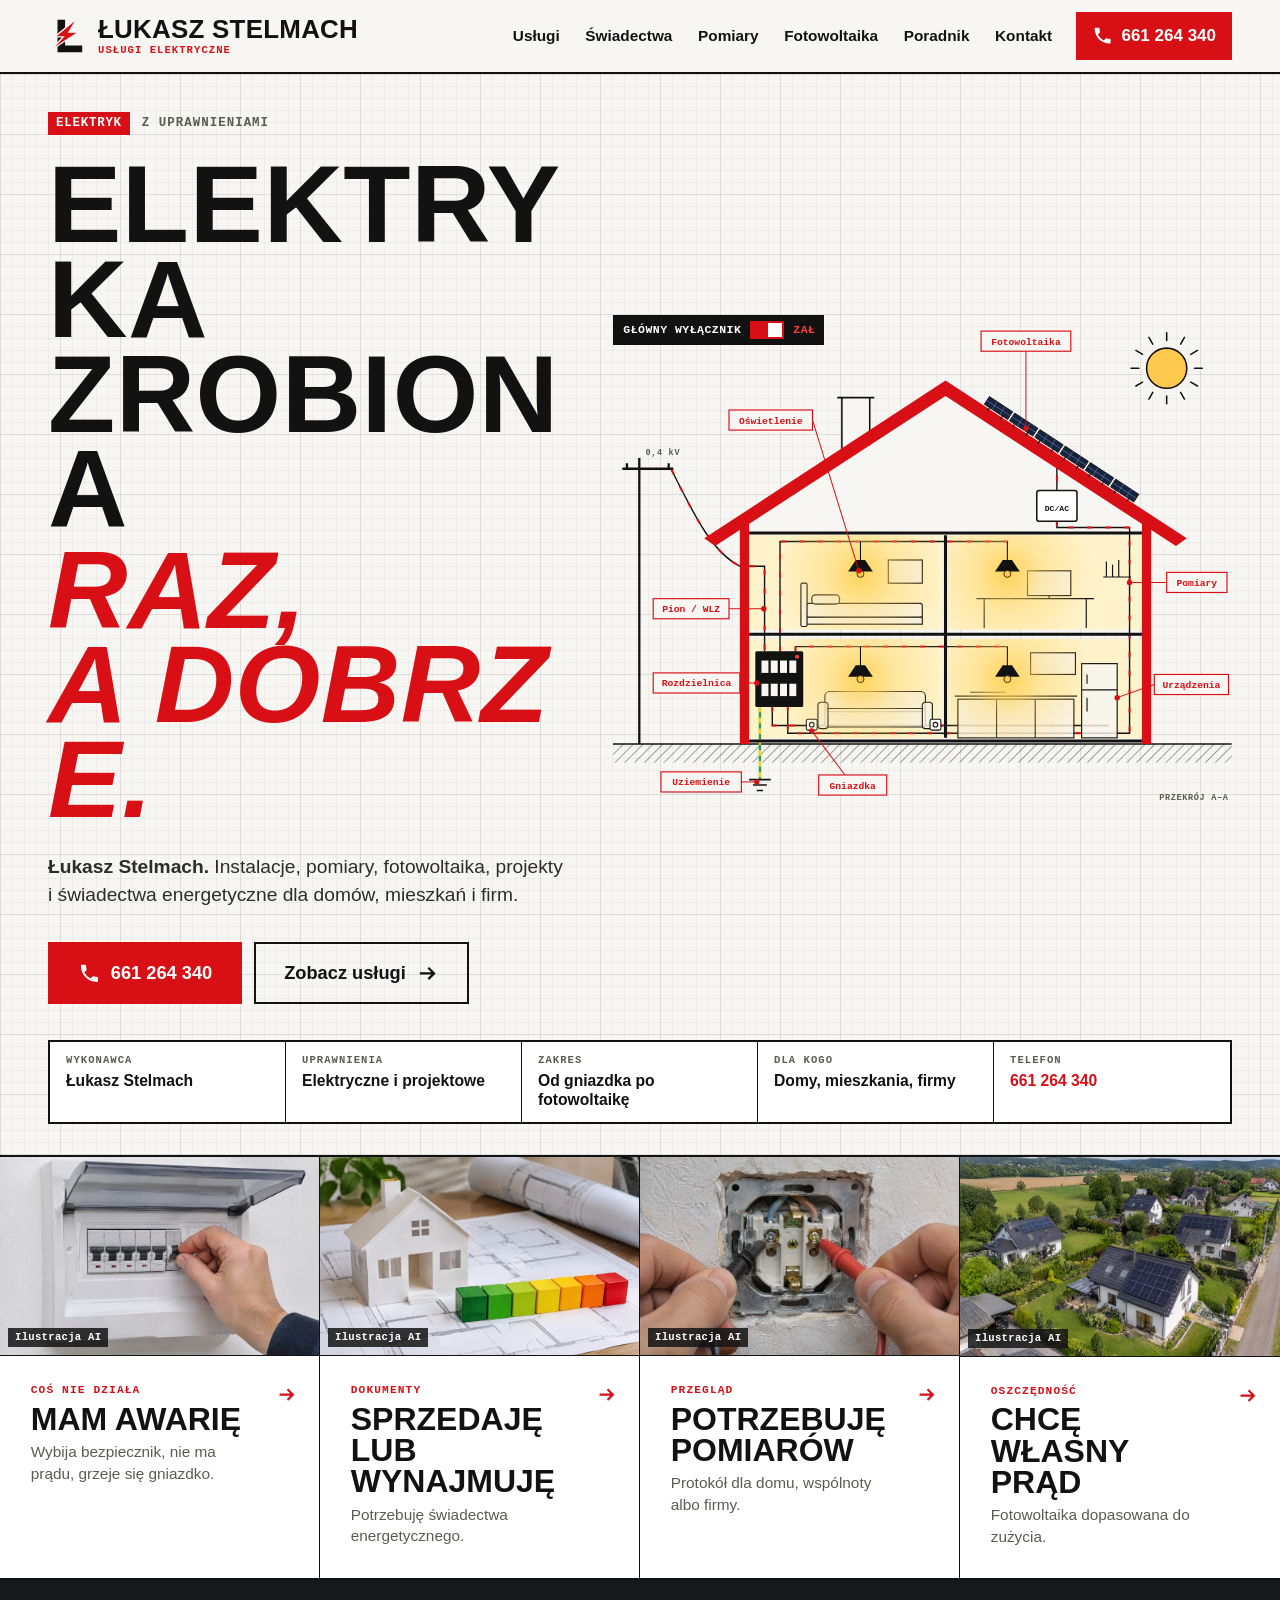
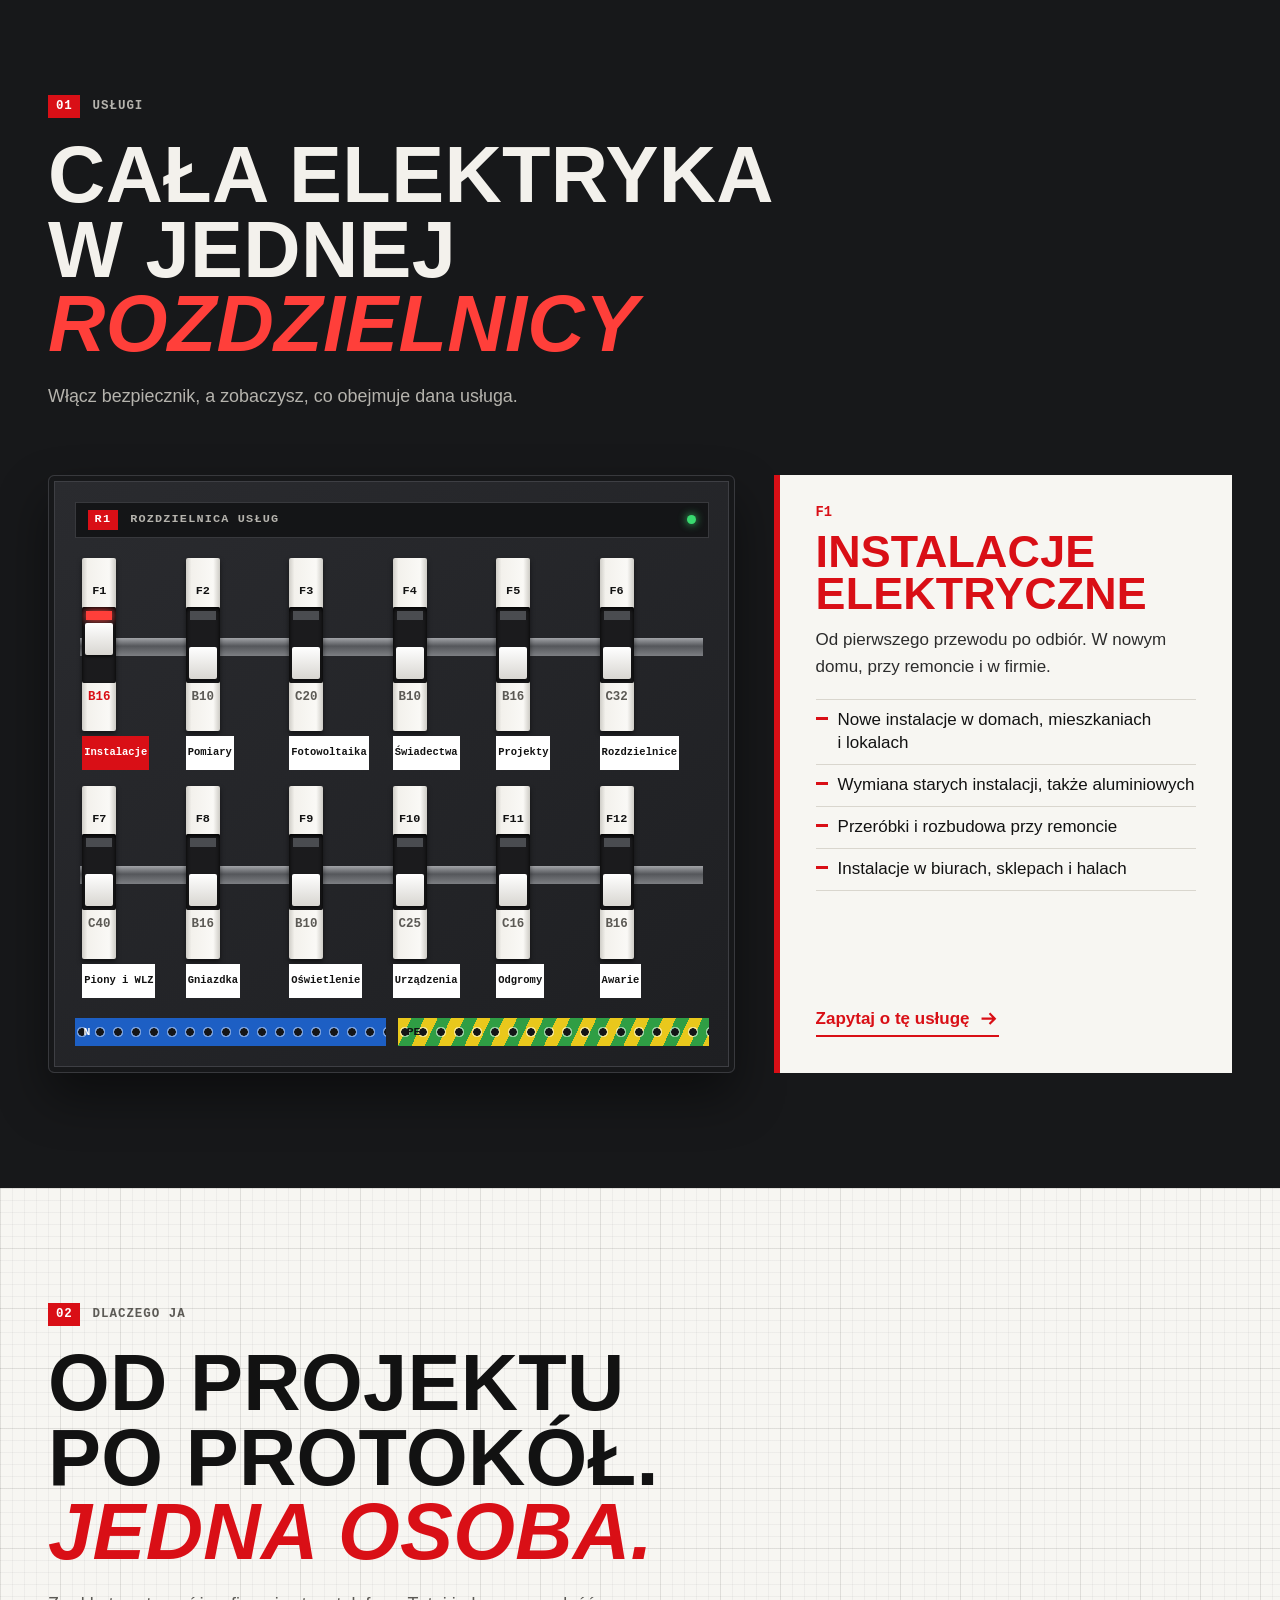
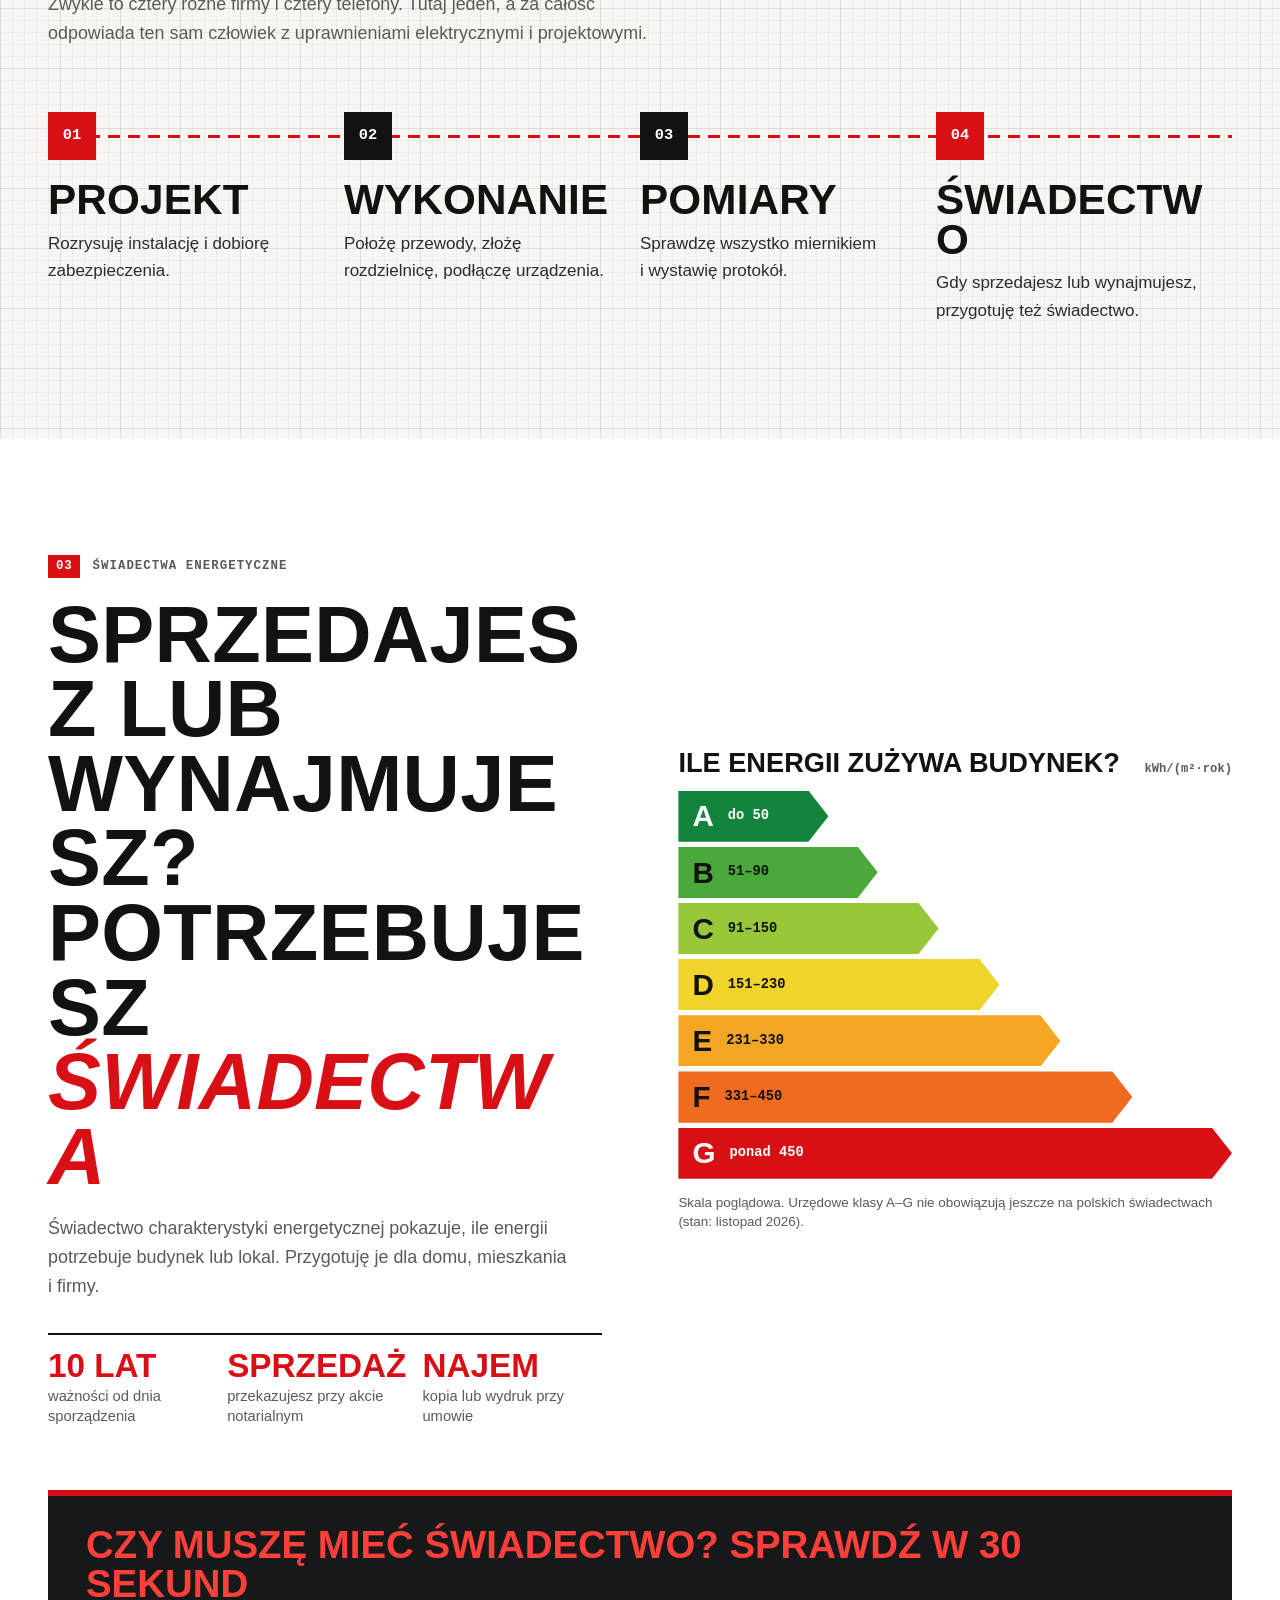
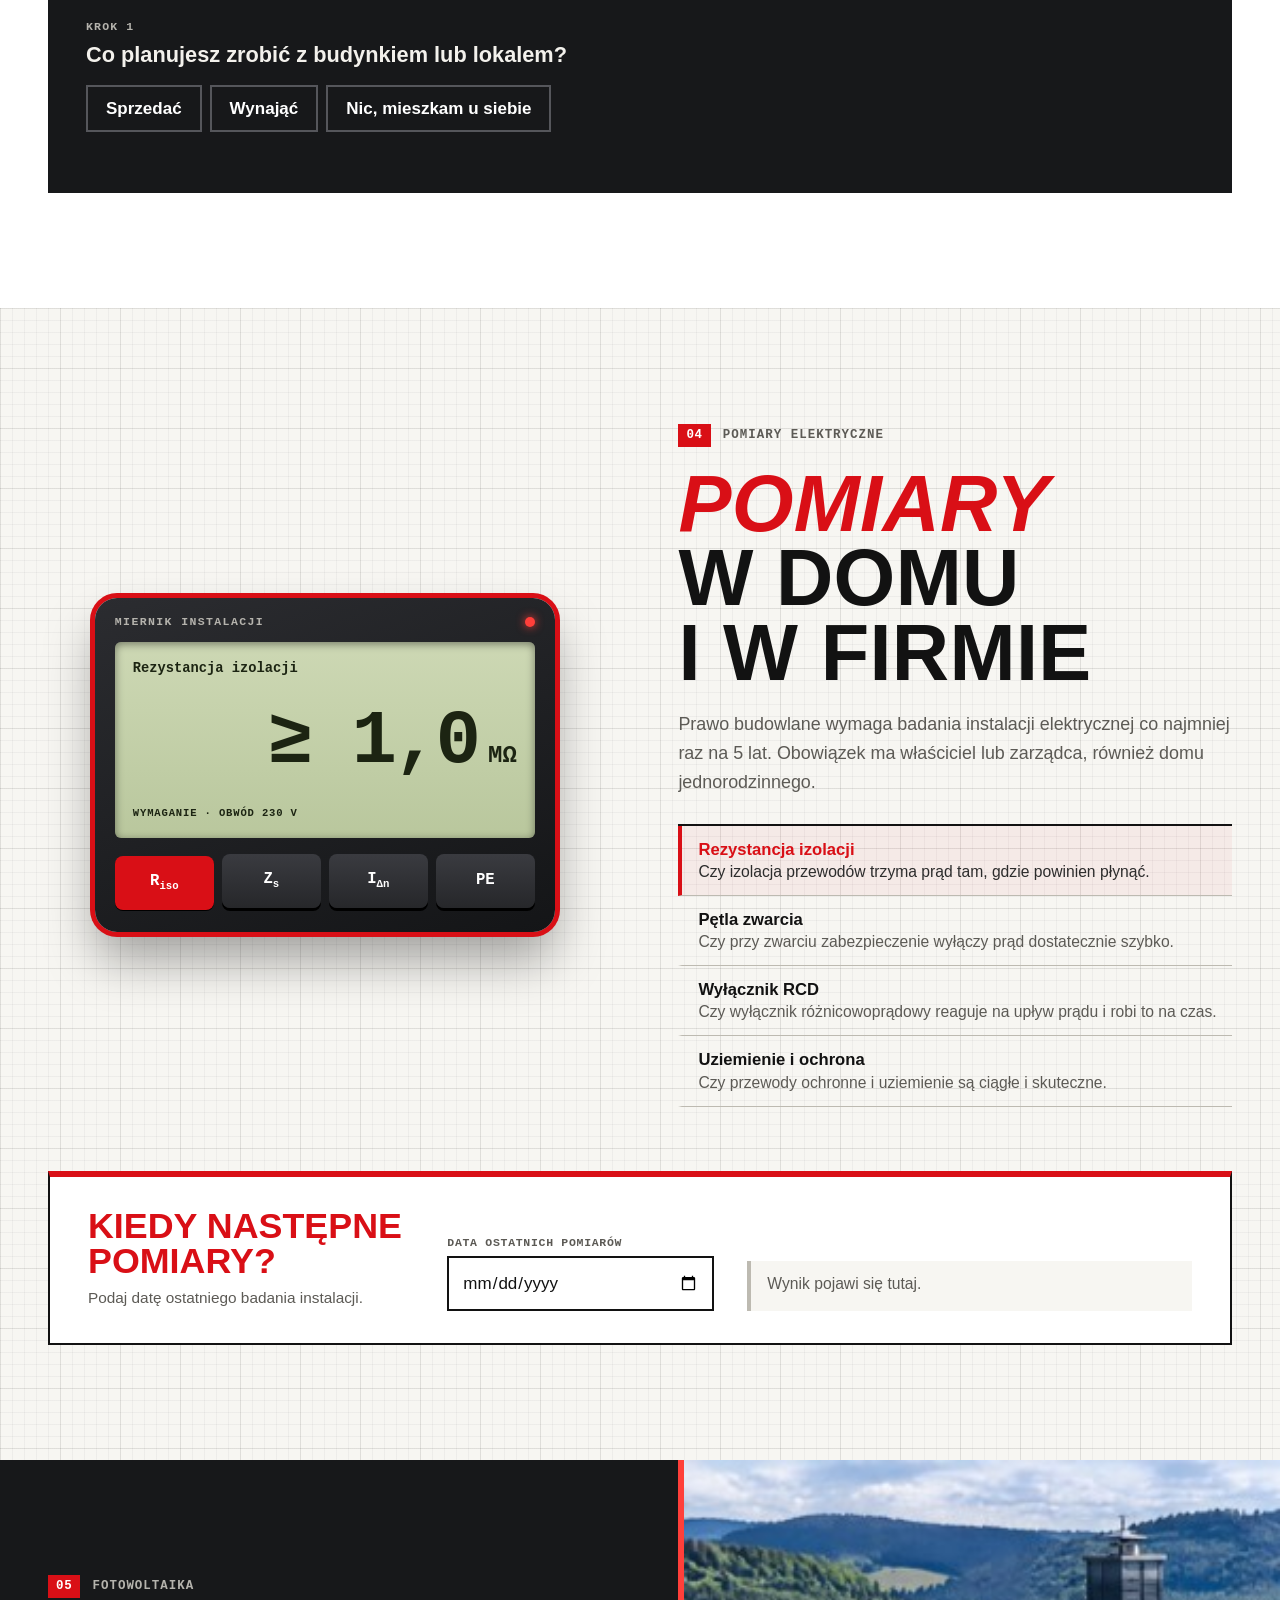
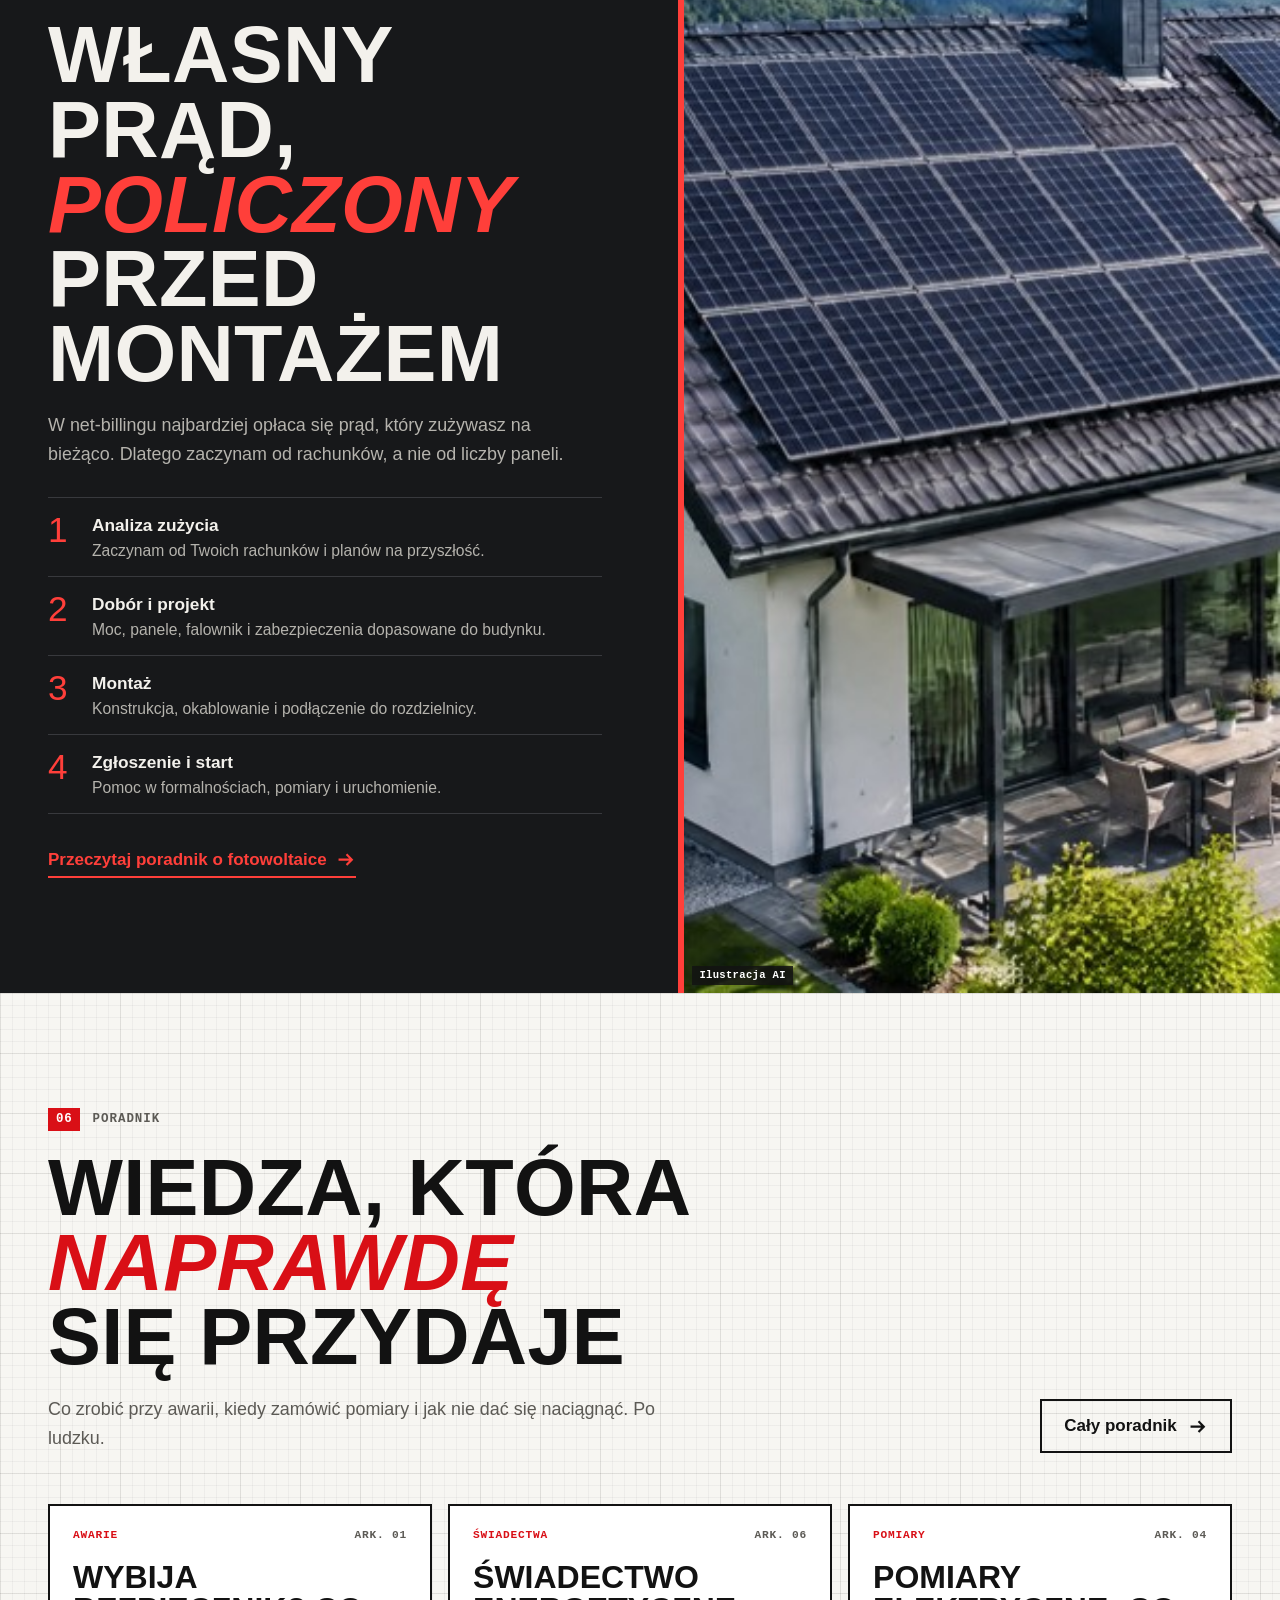
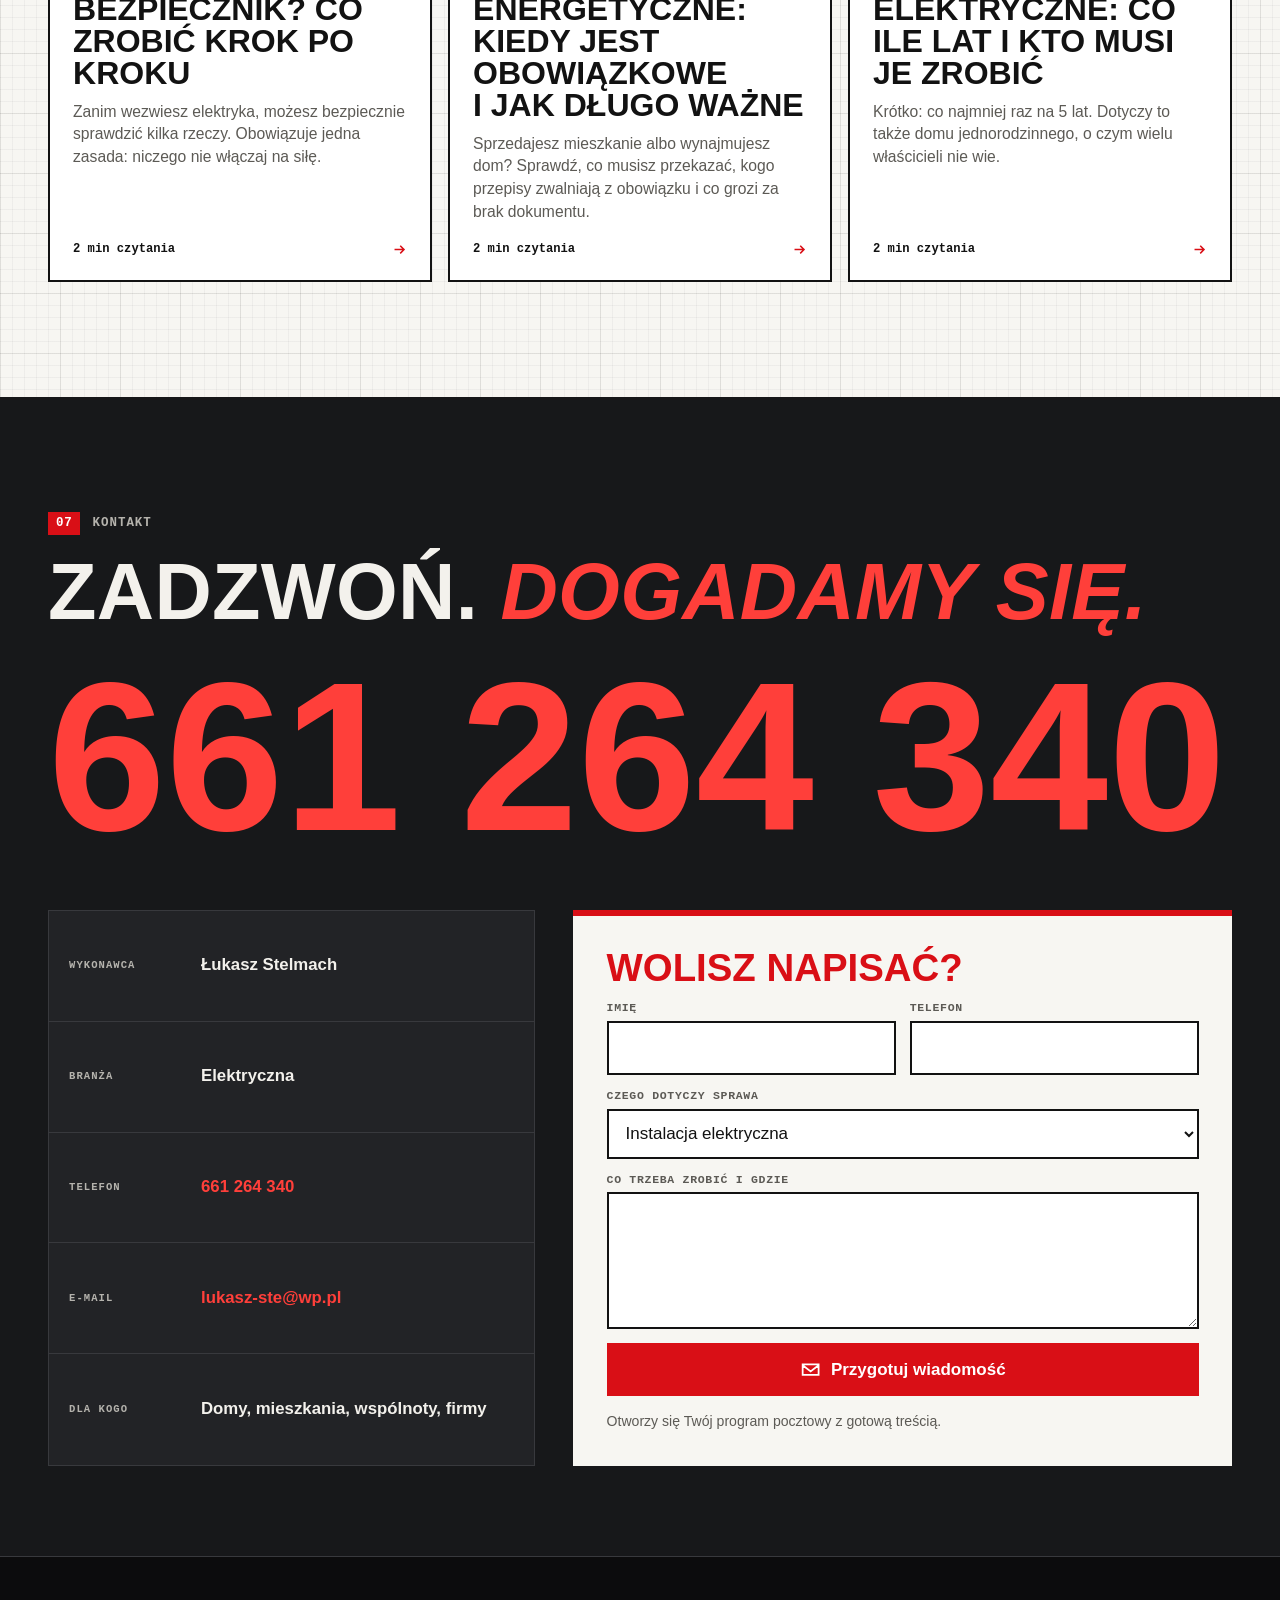
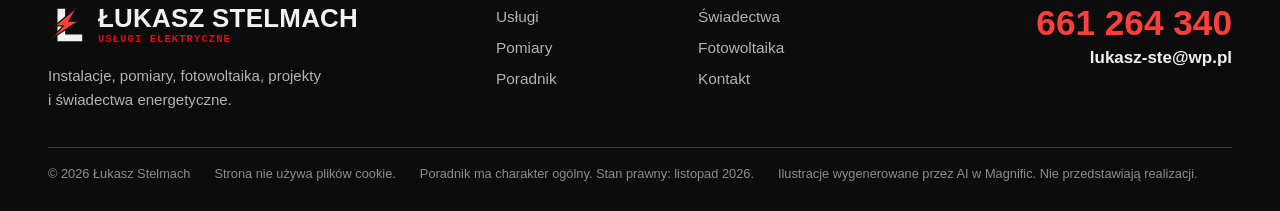
<file: index.html>
<!DOCTYPE html>
<html lang="pl" class="ai-foto">
<head>
<meta charset="utf-8">
<meta name="viewport" content="width=device-width, initial-scale=1">
<title>Elektryk Łukasz Stelmach | Instalacje, pomiary, fotowoltaika, świadectwa</title>
<meta name="description" content="Elektryk z uprawnieniami. Instalacje elektryczne, pomiary, fotowoltaika, projekty i świadectwa energetyczne dla domów, mieszkań i firm. Tel. 661 264 340.">
<meta name="robots" content="noindex, nofollow">
<meta name="theme-color" content="#121212">
<meta property="og:type" content="website">
<meta property="og:locale" content="pl_PL">
<meta property="og:title" content="Elektryk Łukasz Stelmach | Instalacje, pomiary, fotowoltaika, świadectwa">
<meta property="og:description" content="Elektryk z uprawnieniami. Instalacje elektryczne, pomiary, fotowoltaika, projekty i świadectwa energetyczne dla domów, mieszkań i firm. Tel. 661 264 340.">
<link rel="icon" href="assets/favicon.svg" type="image/svg+xml">
<link rel="stylesheet" href="assets/style.css?v=b3abf394">
<script>document.documentElement.classList.add("js")</script>
<script type="application/ld+json">{"@context": "https://schema.org", "@type": "Electrician", "name": "Łukasz Stelmach, usługi elektryczne", "telephone": "+48661264340", "email": "lukasz-ste@wp.pl", "description": "Instalacje elektryczne, pomiary, fotowoltaika, projekty elektryczne i świadectwa charakterystyki energetycznej.", "knowsAbout": ["Instalacje elektryczne", "Pomiary elektryczne", "Instalacje fotowoltaiczne", "Świadectwa energetyczne", "Projekty elektryczne", "Rozdzielnice", "Piony i linie zasilające", "Gniazdka i włączniki", "Oświetlenie", "Podłączanie urządzeń", "Odgromy i uziemienia", "Awarie i diagnostyka"]}</script>
</head>
<body data-base="">
<a class="skip" href="#tresc">Przejdź do treści</a>
<header class="top">
  <div class="wrap top-in">
    <a class="brand" href="index.html" aria-label="Łukasz Stelmach, strona główna"><svg class="mark" viewBox="0 0 40 40" aria-hidden="true"><path fill="currentColor" d="M10 3h8v27h18v7H10z"/><path class="mark-bolt" d="M31 1 7 21h9L3 35l29-19h-10z"/></svg><span><b>Łukasz Stelmach</b><small>Usługi elektryczne</small></span></a>
    <nav class="nav" id="menu" aria-label="Główne menu"><a href="index.html#uslugi">Usługi</a><a href="index.html#swiadectwa">Świadectwa</a><a href="index.html#pomiary">Pomiary</a><a href="index.html#fotowoltaika">Fotowoltaika</a><a href="poradnik/index.html">Poradnik</a><a href="index.html#kontakt">Kontakt</a></nav>
    <a class="top-call" href="tel:+48661264340"><svg class="ic" viewBox="0 0 24 24" aria-hidden="true"><path fill="currentColor" d="M6.6 10.8a15 15 0 0 0 6.6 6.6l2.2-2.2a1 1 0 0 1 1-.25c1.1.37 2.3.57 3.6.57a1 1 0 0 1 1 1V20a1 1 0 0 1-1 1C10.6 21 3 13.4 3 4a1 1 0 0 1 1-1h3.5a1 1 0 0 1 1 1c0 1.25.2 2.45.57 3.6a1 1 0 0 1-.25 1z"/></svg><span>661 264 340</span></a>
    <button class="burger" type="button" aria-expanded="false" aria-controls="menu" aria-label="Otwórz menu"><i></i><i></i></button>
  </div>
</header>
<main id="tresc">
<section class="hero paper">
  <div class="wrap hero-grid">
    <div class="hero-txt">
      <p class="lab hero-lab"><span>ELEKTRYK</span>z uprawnieniami</p>
      <h1 class="d">Elektryka zrobiona <em>raz, a&nbsp;dobrze.</em></h1>
      <p class="hero-lead"><strong>Łukasz Stelmach.</strong> Instalacje, pomiary, fotowoltaika, projekty i świadectwa energetyczne dla domów, mieszkań i firm.</p>
      <div class="hero-cta"><a class="btn btn-red btn-lg" href="tel:+48661264340"><svg class="ic" viewBox="0 0 24 24" aria-hidden="true"><path fill="currentColor" d="M6.6 10.8a15 15 0 0 0 6.6 6.6l2.2-2.2a1 1 0 0 1 1-.25c1.1.37 2.3.57 3.6.57a1 1 0 0 1 1 1V20a1 1 0 0 1-1 1C10.6 21 3 13.4 3 4a1 1 0 0 1 1-1h3.5a1 1 0 0 1 1 1c0 1.25.2 2.45.57 3.6a1 1 0 0 1-.25 1z"/></svg><span>661 264 340</span></a><a class="btn btn-line btn-lg" href="#uslugi"><span>Zobacz usługi</span><svg class="ic" viewBox="0 0 24 24" aria-hidden="true"><path fill="none" stroke="currentColor" stroke-width="2.4" d="M4 12h15M13 6l6 6-6 6"/></svg></a></div>
    </div>
    <div class="hero-art">
      <svg class="house" viewBox="0 0 800 640" role="img" aria-labelledby="ht hd">
<title id="ht">Przekrój domu z instalacją elektryczną</title>
<desc id="hd">Rysunek techniczny domu: panele fotowoltaiczne na dachu, falownik, rozdzielnica, oświetlenie, gniazdka i uziemienie.</desc>
<defs>
<radialGradient id="glow"><stop offset="0" stop-color="#ffd257" stop-opacity=".95"/><stop offset=".42" stop-color="#ffd257" stop-opacity=".38"/><stop offset="1" stop-color="#ffd257" stop-opacity="0"/></radialGradient>
<pattern id="earth" width="9" height="9" patternUnits="userSpaceOnUse" patternTransform="rotate(45)"><path d="M0 0V9" stroke="#121212" stroke-width="1"/></pattern>
<clipPath id="r1"><rect x="176" y="290" width="250" height="122"/></clipPath>
<clipPath id="r2"><rect x="434" y="290" width="250" height="122"/></clipPath>
<clipPath id="r3"><rect x="176" y="424" width="250" height="128"/></clipPath>
<clipPath id="r4"><rect x="434" y="424" width="250" height="128"/></clipPath>
</defs>
<g class="sun" transform="translate(716 74)"><g class="rays"><path d="M0 -36V-46" transform="rotate(0)"/><path d="M0 -36V-46" transform="rotate(30)"/><path d="M0 -36V-46" transform="rotate(60)"/><path d="M0 -36V-46" transform="rotate(90)"/><path d="M0 -36V-46" transform="rotate(120)"/><path d="M0 -36V-46" transform="rotate(150)"/><path d="M0 -36V-46" transform="rotate(180)"/><path d="M0 -36V-46" transform="rotate(210)"/><path d="M0 -36V-46" transform="rotate(240)"/><path d="M0 -36V-46" transform="rotate(270)"/><path d="M0 -36V-46" transform="rotate(300)"/><path d="M0 -36V-46" transform="rotate(330)"/></g><circle r="26"/></g>
<rect class="paper" x="296" y="112" width="36" height="70"/><path class="line" d="M296 182V112h36v70M290 112h48"/>
<path class="paper" d="M132 304 430 110 728 304z"/>
<g class="rooms"><rect class="room" x="176" y="290" width="250" height="122"/><rect class="room" x="434" y="290" width="250" height="122"/><rect class="room" x="176" y="424" width="250" height="128"/><rect class="room" x="434" y="424" width="250" height="128"/></g>
<rect x="0" y="560" width="800" height="24" fill="url(#earth)"/>
<path class="line" stroke-width="3" d="M0 560H800"/>
<g class="pole"><path d="M34 560V190"/><path d="M12 204H78"/><path d="M18 204v-7M72 204v-7"/><text x="42" y="186">0,4 kV</text></g>
<path class="w" d="M76 206C104 262 128 312 164 330H196V440"/><path class="w" d="M216 440V298H510"/><path class="w" d="M236 440V434H510"/><path class="w" d="M206 512V536H640"/><path class="w" d="M574 190V232"/><path class="w" d="M574 272V280H668V546H226V512"/><path class="current" d="M76 206C104 262 128 312 164 330H196V440"/><path class="current" d="M216 440V298H510"/><path class="current" d="M236 440V434H510"/><path class="current" d="M206 512V536H640"/><path class="current" d="M574 190V232"/><path class="current" d="M574 272V280H668V546H226V512"/>
<g class="furn">
<rect x="250" y="378" width="150" height="18" rx="3"/><rect x="250" y="396" width="150" height="9"/><rect x="243" y="352" width="8" height="56" rx="2"/><rect x="257" y="367" width="36" height="12" rx="5"/><rect x="356" y="322" width="44" height="30"/>
<path d="M470 372H622M480 372V410M612 372V410"/><rect x="536" y="336" width="56" height="32"/><path d="M564 368v4"/><path d="M634 344h36M638 344v-20M646 344v-16M654 344v-22"/>
<rect x="274" y="492" width="130" height="26" rx="6"/><rect x="274" y="514" width="130" height="24" rx="4"/><rect x="265" y="506" width="13" height="34" rx="4"/><rect x="400" y="506" width="13" height="34" rx="4"/>
<rect x="446" y="502" width="150" height="50"/><path d="M496 502v50M546 502v50M442 498h158"/><path d="M462 493h46"/><rect x="540" y="442" width="58" height="28"/><rect x="606" y="456" width="46" height="96"/><path d="M606 490h46M613 470v12M613 500v18"/>
</g>
<g class="sockets"><rect x="250" y="528" width="14" height="14" rx="2"/><circle cx="257" cy="535" r="3"/><rect x="418" y="528" width="14" height="14" rx="2" transform="translate(-8 0)"/><circle cx="417" cy="535" r="3"/></g>
<g class="lamp"><circle class="glow" cx="320" cy="340" r="112" fill="url(#glow)" clip-path="url(#r1)"/><path class="thin" d="M320 298v25"/><path class="shade" d="M304 337l10-15h12l10 15z"/><circle class="bulb" cx="320" cy="340" r="4.5"/></g><g class="lamp"><circle class="glow" cx="510" cy="340" r="112" fill="url(#glow)" clip-path="url(#r2)"/><path class="thin" d="M510 298v25"/><path class="shade" d="M494 337l10-15h12l10 15z"/><circle class="bulb" cx="510" cy="340" r="4.5"/></g><g class="lamp"><circle class="glow" cx="320" cy="476" r="112" fill="url(#glow)" clip-path="url(#r3)"/><path class="thin" d="M320 434v25"/><path class="shade" d="M304 473l10-15h12l10 15z"/><circle class="bulb" cx="320" cy="476" r="4.5"/></g><g class="lamp"><circle class="glow" cx="510" cy="476" r="112" fill="url(#glow)" clip-path="url(#r4)"/><path class="thin" d="M510 434v25"/><path class="shade" d="M494 473l10-15h12l10 15z"/><circle class="bulb" cx="510" cy="476" r="4.5"/></g>
<g class="board-mini"><rect x="184" y="440" width="62" height="72" rx="2"/><g fill="#f7f6f2"><rect x="192" y="452" width="9" height="16"/><rect x="204" y="452" width="9" height="16"/><rect x="216" y="452" width="9" height="16"/><rect x="228" y="452" width="9" height="16"/><rect x="192" y="482" width="9" height="16"/><rect x="204" y="482" width="9" height="16"/><rect x="216" y="482" width="9" height="16"/><rect x="228" y="482" width="9" height="16"/></g><circle class="led" cx="238" cy="447" r="2.6"/></g>
<rect class="inv" x="548" y="232" width="52" height="40" rx="3"/><text class="inv-t" x="574" y="258" text-anchor="middle">DC/AC</text>
<g class="pe"><path d="M190 512V606"/><path class="pe-y" d="M190 512V606"/><path class="line" d="M176 606h28M181 613h18M186 620h8"/></g>
<g class="cut">
<path d="M118 294 430 90 742 294 728 304 430 110 132 304z"/>
<rect x="164" y="274" width="12" height="286"/><rect x="684" y="274" width="12" height="286"/>
</g>
<path class="floor" d="M176 287H684M176 418H684M430 290V552M176 556H684"/>
<g transform="translate(478 124) rotate(33.2)"><g><path class="thin" d="M8 -4v5M28 -4v5"/><rect class="pv" x="0" y="-16" width="36" height="12"/><path class="pv-l" d="M12 -16v12M24 -16v12M0 -10h36"/></g><g><path class="thin" d="M47 -4v5M67 -4v5"/><rect class="pv" x="39" y="-16" width="36" height="12"/><path class="pv-l" d="M51 -16v12M63 -16v12M39 -10h36"/></g><g><path class="thin" d="M86 -4v5M106 -4v5"/><rect class="pv" x="78" y="-16" width="36" height="12"/><path class="pv-l" d="M90 -16v12M102 -16v12M78 -10h36"/></g><g><path class="thin" d="M125 -4v5M145 -4v5"/><rect class="pv" x="117" y="-16" width="36" height="12"/><path class="pv-l" d="M129 -16v12M141 -16v12M117 -10h36"/></g><g><path class="thin" d="M164 -4v5M184 -4v5"/><rect class="pv" x="156" y="-16" width="36" height="12"/><path class="pv-l" d="M168 -16v12M180 -16v12M156 -10h36"/></g><g><path class="thin" d="M203 -4v5M223 -4v5"/><rect class="pv" x="195" y="-16" width="36" height="12"/><path class="pv-l" d="M207 -16v12M219 -16v12M195 -10h36"/></g></g>
<a class="tag" href="#uslugi" data-go="f3" aria-label="Zobacz usługę: Fotowoltaika"><path d="M534 52L534 152"/><circle cx="534" cy="152" r="3.5"/><rect x="476" y="26" width="116" height="26"/><text x="534.0" y="43.5" text-anchor="middle">Fotowoltaika</text></a>
<a class="tag" href="#uslugi" data-go="f9" aria-label="Zobacz usługę: Oświetlenie"><path d="M258 141L318 336"/><circle cx="318" cy="336" r="3.5"/><rect x="150" y="128" width="108" height="26"/><text x="204.0" y="145.5" text-anchor="middle">Oświetlenie</text></a>
<a class="tag" href="#uslugi" data-go="f7" aria-label="Zobacz usługę: Pion / WLZ"><path d="M150 385L195 385"/><circle cx="195" cy="385" r="3.5"/><rect x="52" y="372" width="98" height="26"/><text x="101.0" y="389.5" text-anchor="middle">Pion / WLZ</text></a>
<a class="tag" href="#uslugi" data-go="f6" aria-label="Zobacz usługę: Rozdzielnica"><path d="M164 481L186 481"/><circle cx="186" cy="481" r="3.5"/><rect x="52" y="468" width="112" height="26"/><text x="108.0" y="485.5" text-anchor="middle">Rozdzielnica</text></a>
<a class="tag" href="#uslugi" data-go="f11" aria-label="Zobacz usługę: Uziemienie"><path d="M166 609L186 609"/><circle cx="186" cy="609" r="3.5"/><rect x="62" y="596" width="104" height="26"/><text x="114.0" y="613.5" text-anchor="middle">Uziemienie</text></a>
<a class="tag" href="#uslugi" data-go="f8" aria-label="Zobacz usługę: Gniazdka"><path d="M300 600L257 543"/><circle cx="257" cy="543" r="3.5"/><rect x="266" y="600" width="88" height="26"/><text x="310.0" y="617.5" text-anchor="middle">Gniazdka</text></a>
<a class="tag" href="#uslugi" data-go="f2" aria-label="Zobacz usługę: Pomiary"><path d="M716 351L668 351"/><circle cx="668" cy="351" r="3.5"/><rect x="716" y="338" width="78" height="26"/><text x="755.0" y="355.5" text-anchor="middle">Pomiary</text></a>
<a class="tag" href="#uslugi" data-go="f10" aria-label="Zobacz usługę: Urządzenia"><path d="M700 483L652 500"/><circle cx="652" cy="500" r="3.5"/><rect x="700" y="470" width="96" height="26"/><text x="748.0" y="487.5" text-anchor="middle">Urządzenia</text></a>
<text class="sheet" x="796" y="632" text-anchor="end">PRZEKRÓJ A–A</text>
</svg>
      <button class="mains" type="button" aria-pressed="true"><span class="mains-t">Główny wyłącznik</span><span class="mains-sw"><i></i></span><span class="mains-s">ZAŁ</span></button>
    </div>
  </div>
  <div class="wrap"><dl class="plate">
    <div><dt>Wykonawca</dt><dd>Łukasz Stelmach</dd></div>
    <div><dt>Uprawnienia</dt><dd>Elektryczne i projektowe</dd></div>
    <div><dt>Zakres</dt><dd>Od gniazdka po fotowoltaikę</dd></div>
    <div><dt>Dla kogo</dt><dd>Domy, mieszkania, firmy</dd></div>
    <div><dt>Telefon</dt><dd><a href="tel:+48661264340">661 264 340</a></dd></div>
  </dl></div>
</section>

<section class="routes" aria-label="Z czym przychodzisz"><a class="route" href="poradnik/index.html#awaria"><span class="route-img"><img src="assets/foto/awaria-800.jpg" srcset="assets/foto/awaria-800.jpg 800w, assets/foto/awaria-1600.jpg 1600w" sizes="(max-width: 640px) 38vw, (max-width: 1180px) 50vw, 25vw" width="1600" height="1066" alt="" loading="lazy" decoding="async"></span><span class="route-body"><small>Coś nie działa</small><b>Mam awarię</b><span>Wybija bezpiecznik, nie ma prądu, grzeje się gniazdko.</span><svg class="ic" viewBox="0 0 24 24" aria-hidden="true"><path fill="none" stroke="currentColor" stroke-width="2.4" d="M4 12h15M13 6l6 6-6 6"/></svg></span></a><a class="route" href="#swiadectwa"><span class="route-img"><img src="assets/foto/dom-klasy-800.jpg" srcset="assets/foto/dom-klasy-800.jpg 800w, assets/foto/dom-klasy-1600.jpg 1600w" sizes="(max-width: 640px) 38vw, (max-width: 1180px) 50vw, 25vw" width="1600" height="1066" alt="" loading="lazy" decoding="async"></span><span class="route-body"><small>Dokumenty</small><b>Sprzedaję lub wynajmuję</b><span>Potrzebuję świadectwa energetycznego.</span><svg class="ic" viewBox="0 0 24 24" aria-hidden="true"><path fill="none" stroke="currentColor" stroke-width="2.4" d="M4 12h15M13 6l6 6-6 6"/></svg></span></a><a class="route" href="#pomiary"><span class="route-img"><img src="assets/foto/diagnostyka-800.jpg" srcset="assets/foto/diagnostyka-800.jpg 800w, assets/foto/diagnostyka-1600.jpg 1600w" sizes="(max-width: 640px) 38vw, (max-width: 1180px) 50vw, 25vw" width="1600" height="1066" alt="" loading="lazy" decoding="async"></span><span class="route-body"><small>Przegląd</small><b>Potrzebuję pomiarów</b><span>Protokół dla domu, wspólnoty albo firmy.</span><svg class="ic" viewBox="0 0 24 24" aria-hidden="true"><path fill="none" stroke="currentColor" stroke-width="2.4" d="M4 12h15M13 6l6 6-6 6"/></svg></span></a><a class="route" href="#fotowoltaika"><span class="route-img"><img src="assets/foto/osiedle-pv-800.jpg" srcset="assets/foto/osiedle-pv-800.jpg 800w, assets/foto/osiedle-pv-1600.jpg 1600w" sizes="(max-width: 640px) 38vw, (max-width: 1180px) 50vw, 25vw" width="1600" height="1066" alt="" loading="lazy" decoding="async"></span><span class="route-body"><small>Oszczędność</small><b>Chcę własny prąd</b><span>Fotowoltaika dopasowana do zużycia.</span><svg class="ic" viewBox="0 0 24 24" aria-hidden="true"><path fill="none" stroke="currentColor" stroke-width="2.4" d="M4 12h15M13 6l6 6-6 6"/></svg></span></a></section>

<section id="uslugi" class="sec dark">
  <div class="wrap">
    <header class="sec-head rv"><p class="lab"><span>01</span>Usługi</p><h2 class="d">Cała elektryka w&nbsp;jednej <em>rozdzielnicy</em></h2><p class="sec-lead">Włącz bezpiecznik, a zobaczysz, co obejmuje dana usługa.</p></header>
    <div class="switchboard">
      <div class="panelboard">
        <div class="board-plate" aria-hidden="true"><span>R1</span><span>Rozdzielnica usług</span><i></i></div>
        <div class="rail" role="tablist" aria-label="Usługi elektryczne"><button class="mcb" type="button" role="tab" id="tab-f1" aria-controls="p-f1" data-id="f1"><span class="mcb-case"><span class="mcb-id">F1</span><span class="mcb-slot"><span class="mcb-flag"></span><span class="mcb-lever"></span></span><span class="mcb-rate">B16</span></span><span class="mcb-name">Instalacje</span></button><button class="mcb" type="button" role="tab" id="tab-f2" aria-controls="p-f2" data-id="f2"><span class="mcb-case"><span class="mcb-id">F2</span><span class="mcb-slot"><span class="mcb-flag"></span><span class="mcb-lever"></span></span><span class="mcb-rate">B10</span></span><span class="mcb-name">Pomiary</span></button><button class="mcb" type="button" role="tab" id="tab-f3" aria-controls="p-f3" data-id="f3"><span class="mcb-case"><span class="mcb-id">F3</span><span class="mcb-slot"><span class="mcb-flag"></span><span class="mcb-lever"></span></span><span class="mcb-rate">C20</span></span><span class="mcb-name">Fotowoltaika</span></button><button class="mcb" type="button" role="tab" id="tab-f4" aria-controls="p-f4" data-id="f4"><span class="mcb-case"><span class="mcb-id">F4</span><span class="mcb-slot"><span class="mcb-flag"></span><span class="mcb-lever"></span></span><span class="mcb-rate">B10</span></span><span class="mcb-name">Świadectwa</span></button><button class="mcb" type="button" role="tab" id="tab-f5" aria-controls="p-f5" data-id="f5"><span class="mcb-case"><span class="mcb-id">F5</span><span class="mcb-slot"><span class="mcb-flag"></span><span class="mcb-lever"></span></span><span class="mcb-rate">B16</span></span><span class="mcb-name">Projekty</span></button><button class="mcb" type="button" role="tab" id="tab-f6" aria-controls="p-f6" data-id="f6"><span class="mcb-case"><span class="mcb-id">F6</span><span class="mcb-slot"><span class="mcb-flag"></span><span class="mcb-lever"></span></span><span class="mcb-rate">C32</span></span><span class="mcb-name">Rozdzielnice</span></button><button class="mcb" type="button" role="tab" id="tab-f7" aria-controls="p-f7" data-id="f7"><span class="mcb-case"><span class="mcb-id">F7</span><span class="mcb-slot"><span class="mcb-flag"></span><span class="mcb-lever"></span></span><span class="mcb-rate">C40</span></span><span class="mcb-name">Piony i WLZ</span></button><button class="mcb" type="button" role="tab" id="tab-f8" aria-controls="p-f8" data-id="f8"><span class="mcb-case"><span class="mcb-id">F8</span><span class="mcb-slot"><span class="mcb-flag"></span><span class="mcb-lever"></span></span><span class="mcb-rate">B16</span></span><span class="mcb-name">Gniazdka</span></button><button class="mcb" type="button" role="tab" id="tab-f9" aria-controls="p-f9" data-id="f9"><span class="mcb-case"><span class="mcb-id">F9</span><span class="mcb-slot"><span class="mcb-flag"></span><span class="mcb-lever"></span></span><span class="mcb-rate">B10</span></span><span class="mcb-name">Oświetlenie</span></button><button class="mcb" type="button" role="tab" id="tab-f10" aria-controls="p-f10" data-id="f10"><span class="mcb-case"><span class="mcb-id">F10</span><span class="mcb-slot"><span class="mcb-flag"></span><span class="mcb-lever"></span></span><span class="mcb-rate">C25</span></span><span class="mcb-name">Urządzenia</span></button><button class="mcb" type="button" role="tab" id="tab-f11" aria-controls="p-f11" data-id="f11"><span class="mcb-case"><span class="mcb-id">F11</span><span class="mcb-slot"><span class="mcb-flag"></span><span class="mcb-lever"></span></span><span class="mcb-rate">C16</span></span><span class="mcb-name">Odgromy</span></button><button class="mcb" type="button" role="tab" id="tab-f12" aria-controls="p-f12" data-id="f12"><span class="mcb-case"><span class="mcb-id">F12</span><span class="mcb-slot"><span class="mcb-flag"></span><span class="mcb-lever"></span></span><span class="mcb-rate">B16</span></span><span class="mcb-name">Awarie</span></button></div>
        <div class="bars" aria-hidden="true"><span>N</span><span>PE</span></div>
      </div>
      <div class="svc-wrap"><article class="svc on" role="tabpanel" id="p-f1" aria-labelledby="tab-f1" tabindex="0"><div class="svc-in"><p class="svc-id">F1</p><h3 class="d">Instalacje elektryczne</h3><p>Od pierwszego przewodu po odbiór. W nowym domu, przy remoncie i w firmie.</p><ul><li>Nowe instalacje w domach, mieszkaniach i lokalach</li><li>Wymiana starych instalacji, także aluminiowych</li><li>Przeróbki i rozbudowa przy remoncie</li><li>Instalacje w biurach, sklepach i halach</li></ul><a class="link" href="#kontakt">Zapytaj o tę usługę <svg class="ic" viewBox="0 0 24 24" aria-hidden="true"><path fill="none" stroke="currentColor" stroke-width="2.4" d="M4 12h15M13 6l6 6-6 6"/></svg></a></div></article><article class="svc" role="tabpanel" id="p-f2" aria-labelledby="tab-f2" tabindex="0"><div class="svc-in"><p class="svc-id">F2</p><h3 class="d">Pomiary elektryczne</h3><p>Badania z protokołem dla domów, wspólnot i firm.</p><ul><li>Rezystancja izolacji przewodów</li><li>Impedancja pętli zwarcia</li><li>Badanie wyłączników różnicowoprądowych</li><li>Rezystancja uziemienia</li><li>Protokoły do przeglądów okresowych</li></ul><a class="link" href="#kontakt">Zapytaj o tę usługę <svg class="ic" viewBox="0 0 24 24" aria-hidden="true"><path fill="none" stroke="currentColor" stroke-width="2.4" d="M4 12h15M13 6l6 6-6 6"/></svg></a></div></article><article class="svc" role="tabpanel" id="p-f3" aria-labelledby="tab-f3" tabindex="0"><div class="svc-in"><p class="svc-id">F3</p><h3 class="d">Instalacje fotowoltaiczne</h3><p>Instalacja dobrana do Twojego zużycia, a nie do tego, ile paneli zmieści się na dachu.</p><ul><li>Dobór mocy na podstawie rachunków</li><li>Montaż paneli i falownika</li><li>Zabezpieczenia i podłączenie do instalacji</li><li>Pomoc w formalnościach</li><li>Pomiary i przeglądy instalacji PV</li></ul><a class="link" href="#kontakt">Zapytaj o tę usługę <svg class="ic" viewBox="0 0 24 24" aria-hidden="true"><path fill="none" stroke="currentColor" stroke-width="2.4" d="M4 12h15M13 6l6 6-6 6"/></svg></a></div></article><article class="svc" role="tabpanel" id="p-f4" aria-labelledby="tab-f4" tabindex="0"><div class="svc-in"><p class="svc-id">F4</p><h3 class="d">Świadectwa energetyczne</h3><p>Dokument potrzebny przy sprzedaży i najmie budynku lub lokalu.</p><ul><li>Świadectwa dla domów</li><li>Świadectwa dla mieszkań i lokali</li><li>Budynki usługowe i firmowe</li><li>Wyjaśnienie wyników i zaleceń</li></ul><a class="link" href="#kontakt">Zapytaj o tę usługę <svg class="ic" viewBox="0 0 24 24" aria-hidden="true"><path fill="none" stroke="currentColor" stroke-width="2.4" d="M4 12h15M13 6l6 6-6 6"/></svg></a></div></article><article class="svc" role="tabpanel" id="p-f5" aria-labelledby="tab-f5" tabindex="0"><div class="svc-in"><p class="svc-id">F5</p><h3 class="d">Projekty elektryczne</h3><p>Projekty budowlane w branży elektrycznej, od domu po obiekt firmowy.</p><ul><li>Projekty instalacji elektrycznych</li><li>Projekty budowlane branży elektrycznej</li><li>Schematy rozdzielnic</li><li>Dokumentacja powykonawcza</li></ul><a class="link" href="#kontakt">Zapytaj o tę usługę <svg class="ic" viewBox="0 0 24 24" aria-hidden="true"><path fill="none" stroke="currentColor" stroke-width="2.4" d="M4 12h15M13 6l6 6-6 6"/></svg></a></div></article><article class="svc" role="tabpanel" id="p-f6" aria-labelledby="tab-f6" tabindex="0"><div class="svc-in"><p class="svc-id">F6</p><h3 class="d">Rozdzielnice</h3><p>Serce instalacji. Porządek tutaj to bezpieczeństwo całego budynku.</p><ul><li>Nowe rozdzielnice i modernizacja starych</li><li>Wymiana bezpieczników na nadprądowe</li><li>Montaż wyłączników różnicowoprądowych</li><li>Ochrona przeciwprzepięciowa</li><li>Opisanie obwodów</li></ul><a class="link" href="#kontakt">Zapytaj o tę usługę <svg class="ic" viewBox="0 0 24 24" aria-hidden="true"><path fill="none" stroke="currentColor" stroke-width="2.4" d="M4 12h15M13 6l6 6-6 6"/></svg></a></div></article><article class="svc" role="tabpanel" id="p-f7" aria-labelledby="tab-f7" tabindex="0"><div class="svc-in"><p class="svc-id">F7</p><h3 class="d">Piony i linie zasilające</h3><p>Zasilanie mieszkań, klatek i części wspólnych w blokach i kamienicach.</p><ul><li>Wymiana pionów elektrycznych</li><li>Wewnętrzne linie zasilające (WLZ)</li><li>Przebudowa tablic licznikowych</li><li>Instalacje w częściach wspólnych</li></ul><a class="link" href="#kontakt">Zapytaj o tę usługę <svg class="ic" viewBox="0 0 24 24" aria-hidden="true"><path fill="none" stroke="currentColor" stroke-width="2.4" d="M4 12h15M13 6l6 6-6 6"/></svg></a></div></article><article class="svc" role="tabpanel" id="p-f8" aria-labelledby="tab-f8" tabindex="0"><div class="svc-in"><p class="svc-id">F8</p><h3 class="d">Gniazdka i włączniki</h3><p>Drobna robota, zrobiona tak samo porządnie jak duża.</p><ul><li>Wymiana gniazdek i włączników</li><li>Nowe punkty i przenoszenie istniejących</li><li>Gniazda siłowe 400 V</li><li>Gniazdka zewnętrzne i łazienkowe</li></ul><a class="link" href="#kontakt">Zapytaj o tę usługę <svg class="ic" viewBox="0 0 24 24" aria-hidden="true"><path fill="none" stroke="currentColor" stroke-width="2.4" d="M4 12h15M13 6l6 6-6 6"/></svg></a></div></article><article class="svc" role="tabpanel" id="p-f9" aria-labelledby="tab-f9" tabindex="0"><div class="svc-in"><p class="svc-id">F9</p><h3 class="d">Oświetlenie</h3><p>Światło, które działa i dobrze wygląda. W domu, w ogrodzie i w firmie.</p><ul><li>Montaż lamp, żyrandoli i kinkietów</li><li>Taśmy i oprawy LED</li><li>Czujniki ruchu i zmierzchu</li><li>Oświetlenie ogrodu i elewacji</li><li>Modernizacja oświetlenia w firmach</li></ul><a class="link" href="#kontakt">Zapytaj o tę usługę <svg class="ic" viewBox="0 0 24 24" aria-hidden="true"><path fill="none" stroke="currentColor" stroke-width="2.4" d="M4 12h15M13 6l6 6-6 6"/></svg></a></div></article><article class="svc" role="tabpanel" id="p-f10" aria-labelledby="tab-f10" tabindex="0"><div class="svc-in"><p class="svc-id">F10</p><h3 class="d">Podłączanie urządzeń</h3><p>Mocny sprzęt potrzebuje właściwego obwodu i zabezpieczenia.</p><ul><li>Płyty indukcyjne i piekarniki</li><li>Bojlery i ogrzewacze przepływowe</li><li>Pompy ciepła i klimatyzacja, część elektryczna</li><li>Ładowarki do aut elektrycznych</li><li>Bramy, domofony i wentylatory</li></ul><a class="link" href="#kontakt">Zapytaj o tę usługę <svg class="ic" viewBox="0 0 24 24" aria-hidden="true"><path fill="none" stroke="currentColor" stroke-width="2.4" d="M4 12h15M13 6l6 6-6 6"/></svg></a></div></article><article class="svc" role="tabpanel" id="p-f11" aria-labelledby="tab-f11" tabindex="0"><div class="svc-in"><p class="svc-id">F11</p><h3 class="d">Odgromy i uziemienia</h3><p>Ochrona budynku i sprzętu przed skutkami wyładowań.</p><ul><li>Instalacje odgromowe</li><li>Uziomy</li><li>Połączenia wyrównawcze</li><li>Ograniczniki przepięć</li></ul><a class="link" href="#kontakt">Zapytaj o tę usługę <svg class="ic" viewBox="0 0 24 24" aria-hidden="true"><path fill="none" stroke="currentColor" stroke-width="2.4" d="M4 12h15M13 6l6 6-6 6"/></svg></a></div></article><article class="svc" role="tabpanel" id="p-f12" aria-labelledby="tab-f12" tabindex="0"><div class="svc-in"><p class="svc-id">F12</p><h3 class="d">Awarie i diagnostyka</h3><p>Znajdę przyczynę, zamiast zgadywać.</p><ul><li>Wybijające zabezpieczenia</li><li>Zwarcia i uszkodzone przewody</li><li>Brak prądu w części domu</li><li>Przegrzewające się gniazdka</li><li>Ocena instalacji przed zakupem mieszkania</li></ul><a class="link" href="#kontakt">Zapytaj o tę usługę <svg class="ic" viewBox="0 0 24 24" aria-hidden="true"><path fill="none" stroke="currentColor" stroke-width="2.4" d="M4 12h15M13 6l6 6-6 6"/></svg></a></div></article></div>
    </div>
  </div>
</section>

<section class="sec one paper">
  <div class="wrap">
    <header class="sec-head rv"><p class="lab"><span>02</span>Dlaczego ja</p><h2 class="d">Od projektu po protokół. <em>Jedna osoba.</em></h2><p class="sec-lead">Zwykle to cztery różne firmy i cztery telefony. Tutaj jeden, a za całość odpowiada ten sam człowiek z uprawnieniami elektrycznymi i projektowymi.</p></header>
    <ol class="chain"><li class="rv" style="--d:0ms"><span>01</span><h3 class="d">Projekt</h3><p>Rozrysuję instalację i dobiorę zabezpieczenia.</p></li><li class="rv" style="--d:90ms"><span>02</span><h3 class="d">Wykonanie</h3><p>Położę przewody, złożę rozdzielnicę, podłączę urządzenia.</p></li><li class="rv" style="--d:180ms"><span>03</span><h3 class="d">Pomiary</h3><p>Sprawdzę wszystko miernikiem i wystawię protokół.</p></li><li class="rv" style="--d:270ms"><span>04</span><h3 class="d">Świadectwo</h3><p>Gdy sprzedajesz lub wynajmujesz, przygotuję też świadectwo.</p></li></ol>
  </div>
</section>

<section id="swiadectwa" class="sec white">
  <div class="wrap two">
    <div>
      <header class="sec-head rv"><p class="lab"><span>03</span>Świadectwa energetyczne</p><h2 class="d">Sprzedajesz lub wynajmujesz? Potrzebujesz <em>świadectwa</em></h2><p class="sec-lead">Świadectwo charakterystyki energetycznej pokazuje, ile energii potrzebuje budynek lub lokal. Przygotuję je dla domu, mieszkania i firmy.</p></header>
      <ul class="facts rv">
        <li><b>10 lat</b>ważności od dnia sporządzenia</li>
        <li><b>Sprzedaż</b>przekazujesz przy akcie notarialnym</li>
        <li><b>Najem</b>kopia lub wydruk przy umowie</li>
      </ul>
    </div>
    <figure class="scale-fig">
      <figcaption><b>Ile energii zużywa budynek?</b><span>kWh/(m²·rok)</span></figcaption>
      <ol class="scale rv"><li style="--w:26%;--c:#11833b;--t:#fff;--i:0"><span><b>A</b>do 50</span></li><li style="--w:36%;--c:#4aa93a;--t:#121212;--i:1"><span><b>B</b>51–90</span></li><li style="--w:47%;--c:#97c83a;--t:#121212;--i:2"><span><b>C</b>91–150</span></li><li style="--w:58%;--c:#f0d32b;--t:#121212;--i:3"><span><b>D</b>151–230</span></li><li style="--w:69%;--c:#f5a623;--t:#121212;--i:4"><span><b>E</b>231–330</span></li><li style="--w:82%;--c:#ee6b20;--t:#121212;--i:5"><span><b>F</b>331–450</span></li><li style="--w:100%;--c:#d90f16;--t:#fff;--i:6"><span><b>G</b>ponad 450</span></li></ol>
      <p class="fine">Skala poglądowa. Urzędowe klasy A–G nie obowiązują jeszcze na polskich świadectwach (stan: listopad 2026).</p>
    </figure>
  </div>
  <div class="wrap tool-wrap"><div class="tree" data-tree="cert">
  <div class="tree-head"><h3>Czy muszę mieć świadectwo? Sprawdź w&nbsp;30 sekund</h3><button class="tree-reset" type="button" hidden>Od nowa</button></div>
  <div class="tree-body" aria-live="polite"><noscript><p>Zadzwoń pod <a href="tel:+48661264340">661 264 340</a>, a sprawdzimy to razem.</p></noscript></div>
</div></div>
</section>

<section id="pomiary" class="sec paper">
  <div class="wrap two two-rev">
    <div class="meter-col rv">
      <div class="meter">
        <div class="meter-top"><span>MIERNIK INSTALACJI</span><i></i></div>
        <div class="lcd"><span class="lcd-lab">Rezystancja izolacji</span><span class="lcd-num"><span class="lcd-val">≥ 1,0</span><span class="lcd-unit">MΩ</span></span><span class="lcd-foot">WYMAGANIE · OBWÓD 230 V</span></div>
        <div class="keys" role="group" aria-label="Rodzaj pomiaru"><button type="button" class="key" data-mode="iso" data-lab="Rezystancja izolacji" data-val="≥ 1,0" data-unit="MΩ">R<sub>iso</sub></button><button type="button" class="key" data-mode="zs" data-lab="Pętla zwarcia" data-val="≤ 0,4" data-unit="s">Z<sub>s</sub></button><button type="button" class="key" data-mode="rcd" data-lab="Wyłącznik RCD" data-val="30" data-unit="mA">I<sub>Δn</sub></button><button type="button" class="key" data-mode="pe" data-lab="Uziemienie i ochrona" data-val="PE" data-unit="">PE</button></div>
      </div>
    </div>
    <div>
      <header class="sec-head rv"><p class="lab"><span>04</span>Pomiary elektryczne</p><h2 class="d"><em>Pomiary</em> w&nbsp;domu i&nbsp;w&nbsp;firmie</h2><p class="sec-lead">Prawo budowlane wymaga badania instalacji elektrycznej co najmniej raz na 5 lat. Obowiązek ma właściciel lub zarządca, również domu jednorodzinnego.</p></header>
      <ul class="minfos rv"><li class="minfo" data-mode="iso"><b>Rezystancja izolacji</b>Czy izolacja przewodów trzyma prąd tam, gdzie powinien płynąć.</li><li class="minfo" data-mode="zs"><b>Pętla zwarcia</b>Czy przy zwarciu zabezpieczenie wyłączy prąd dostatecznie szybko.</li><li class="minfo" data-mode="rcd"><b>Wyłącznik RCD</b>Czy wyłącznik różnicowoprądowy reaguje na upływ prądu i robi to na czas.</li><li class="minfo" data-mode="pe"><b>Uziemienie i ochrona</b>Czy przewody ochronne i uziemienie są ciągłe i skuteczne.</li></ul>
    </div>
  </div>
  <div class="wrap tool-wrap"><form class="due" data-due novalidate>
  <div class="due-q"><h3>Kiedy następne pomiary?</h3><p>Podaj datę ostatniego badania instalacji.</p></div>
  <label class="field"><span>Data ostatnich pomiarów</span><input type="date" name="last" required></label>
  <output class="due-out" aria-live="polite">Wynik pojawi się tutaj.</output>
</form></div>
</section>

<section id="fotowoltaika" class="sec dark pv">
  <div class="wrap two">
    <div>
      <header class="sec-head rv"><p class="lab"><span>05</span>Fotowoltaika</p><h2 class="d">Własny prąd, <em>policzony</em> przed montażem</h2><p class="sec-lead">W net-billingu najbardziej opłaca się prąd, który zużywasz na bieżąco. Dlatego zaczynam od rachunków, a nie od liczby paneli.</p></header>
      <ol class="pv-steps rv"><li><span>1</span><div><b>Analiza zużycia</b><p>Zaczynam od Twoich rachunków i planów na przyszłość.</p></div></li><li><span>2</span><div><b>Dobór i projekt</b><p>Moc, panele, falownik i zabezpieczenia dopasowane do budynku.</p></div></li><li><span>3</span><div><b>Montaż</b><p>Konstrukcja, okablowanie i podłączenie do rozdzielnicy.</p></div></li><li><span>4</span><div><b>Zgłoszenie i start</b><p>Pomoc w formalnościach, pomiary i uruchomienie.</p></div></li></ol>
      <a class="link link-light" href="poradnik/fotowoltaika-krok-po-kroku.html">Przeczytaj poradnik o fotowoltaice <svg class="ic" viewBox="0 0 24 24" aria-hidden="true"><path fill="none" stroke="currentColor" stroke-width="2.4" d="M4 12h15M13 6l6 6-6 6"/></svg></a>
    </div>
    <figure class="pv-photo"><img src="assets/foto/dom-pv-800.jpg" srcset="assets/foto/dom-pv-800.jpg 800w, assets/foto/dom-pv-1600.jpg 1600w" sizes="(max-width: 960px) 100vw, 55vw" width="1600" height="1066" alt="Ilustracja AI: dom jednorodzinny z instalacją fotowoltaiczną na dachu" loading="lazy" decoding="async"></figure>
  </div>
</section>

<section class="sec paper">
  <div class="wrap">
    <div class="head-row">
      <header class="sec-head rv"><p class="lab"><span>06</span>Poradnik</p><h2 class="d">Wiedza, która <em>naprawdę</em> się przydaje</h2><p class="sec-lead">Co zrobić przy awarii, kiedy zamówić pomiary i jak nie dać się naciągnąć. Po ludzku.</p></header>
      <a class="btn btn-line" href="poradnik/index.html"><span>Cały poradnik</span><svg class="ic" viewBox="0 0 24 24" aria-hidden="true"><path fill="none" stroke="currentColor" stroke-width="2.4" d="M4 12h15M13 6l6 6-6 6"/></svg></a>
    </div>
    <div class="acards"><a class="acard" href="poradnik/wybija-bezpiecznik-co-zrobic.html" data-cat="Awarie" data-text="wybija bezpiecznik? co zrobić krok po kroku zanim wezwiesz elektryka, możesz bezpiecznie sprawdzić kilka rzeczy. obowiązuje jedna zasada: niczego nie włączaj na siłę. awarie"><span class="acard-body"><span class="acard-top"><span>Awarie</span><span>ARK. 01</span></span><b>Wybija bezpiecznik? Co zrobić krok po kroku</b><span class="acard-lead">Zanim wezwiesz elektryka, możesz bezpiecznie sprawdzić kilka rzeczy. Obowiązuje jedna zasada: niczego nie włączaj na siłę.</span><span class="acard-go">2 min czytania <svg class="ic" viewBox="0 0 24 24" aria-hidden="true"><path fill="none" stroke="currentColor" stroke-width="2.4" d="M4 12h15M13 6l6 6-6 6"/></svg></span></span></a><a class="acard" href="poradnik/swiadectwo-energetyczne-kiedy-obowiazkowe.html" data-cat="Świadectwa" data-text="świadectwo energetyczne: kiedy jest obowiązkowe i jak długo ważne sprzedajesz mieszkanie albo wynajmujesz dom? sprawdź, co musisz przekazać, kogo przepisy zwalniają z obowiązku i co grozi za brak dokumentu. świadectwa"><span class="acard-body"><span class="acard-top"><span>Świadectwa</span><span>ARK. 06</span></span><b>Świadectwo energetyczne: kiedy jest obowiązkowe i jak długo ważne</b><span class="acard-lead">Sprzedajesz mieszkanie albo wynajmujesz dom? Sprawdź, co musisz przekazać, kogo przepisy zwalniają z obowiązku i co grozi za brak dokumentu.</span><span class="acard-go">2 min czytania <svg class="ic" viewBox="0 0 24 24" aria-hidden="true"><path fill="none" stroke="currentColor" stroke-width="2.4" d="M4 12h15M13 6l6 6-6 6"/></svg></span></span></a><a class="acard" href="poradnik/pomiary-elektryczne-co-ile-lat.html" data-cat="Pomiary" data-text="pomiary elektryczne: co ile lat i kto musi je zrobić krótko: co najmniej raz na 5 lat. dotyczy to także domu jednorodzinnego, o czym wielu właścicieli nie wie. pomiary"><span class="acard-body"><span class="acard-top"><span>Pomiary</span><span>ARK. 04</span></span><b>Pomiary elektryczne: co ile lat i kto musi je zrobić</b><span class="acard-lead">Krótko: co najmniej raz na 5 lat. Dotyczy to także domu jednorodzinnego, o czym wielu właścicieli nie wie.</span><span class="acard-go">2 min czytania <svg class="ic" viewBox="0 0 24 24" aria-hidden="true"><path fill="none" stroke="currentColor" stroke-width="2.4" d="M4 12h15M13 6l6 6-6 6"/></svg></span></span></a></div>
  </div>
</section>

<section id="kontakt" class="contact dark">
  <div class="wrap">
    <div class="rv"><p class="lab"><span>07</span>Kontakt</p>
    <h2 class="d">Zadzwoń. <em>Dogadamy się.</em></h2></div>
    <a class="giant" href="tel:+48661264340" aria-label="Zadzwoń: 661 264 340"><span>661 264 340</span></a>
    <div class="contact-grid">
      <dl class="plate plate-dark">
        <div><dt>Wykonawca</dt><dd>Łukasz Stelmach</dd></div>
        <div><dt>Branża</dt><dd>Elektryczna</dd></div>
        <div><dt>Telefon</dt><dd><a href="tel:+48661264340">661 264 340</a></dd></div>
        <div><dt>E-mail</dt><dd><a href="mailto:lukasz-ste@wp.pl">lukasz-ste@wp.pl</a></dd></div>
        <div><dt>Dla kogo</dt><dd>Domy, mieszkania, wspólnoty, firmy</dd></div>
      </dl>
      <form class="mailform" data-mail="lukasz-ste@wp.pl" action="mailto:lukasz-ste@wp.pl" method="post" enctype="text/plain">
        <h3>Wolisz napisać?</h3>
        <div class="form-row">
          <label class="field"><span>Imię</span><input name="imie" autocomplete="given-name" required></label>
          <label class="field"><span>Telefon</span><input name="telefon" type="tel" autocomplete="tel" required></label>
        </div>
        <label class="field"><span>Czego dotyczy sprawa</span><select name="temat"><option>Instalacja elektryczna</option><option>Pomiary</option><option>Fotowoltaika</option><option>Świadectwo energetyczne</option><option>Projekt</option><option>Awaria</option><option>Inna sprawa</option></select></label>
        <label class="field"><span>Co trzeba zrobić i gdzie</span><textarea name="opis" rows="4" required></textarea></label>
        <button class="btn btn-red" type="submit"><svg class="ic" viewBox="0 0 24 24" aria-hidden="true"><path fill="none" stroke="currentColor" stroke-width="2" d="M3 6h18v12H3zM3 7l9 7 9-7"/></svg><span>Przygotuj wiadomość</span></button>
        <p class="form-hint" role="status">Otworzy się Twój program pocztowy z gotową treścią.</p>
      </form>
    </div>
  </div>
</section>
</main>
<footer class="foot">
  <div class="wrap foot-grid">
    <div><a class="brand" href="index.html"><svg class="mark" viewBox="0 0 40 40" aria-hidden="true"><path fill="currentColor" d="M10 3h8v27h18v7H10z"/><path class="mark-bolt" d="M31 1 7 21h9L3 35l29-19h-10z"/></svg><span><b>Łukasz Stelmach</b><small>Usługi elektryczne</small></span></a>
      <p>Instalacje, pomiary, fotowoltaika, projekty i świadectwa energetyczne.</p></div>
    <nav aria-label="Stopka"><a href="index.html#uslugi">Usługi</a><a href="index.html#swiadectwa">Świadectwa</a><a href="index.html#pomiary">Pomiary</a><a href="index.html#fotowoltaika">Fotowoltaika</a><a href="poradnik/index.html">Poradnik</a><a href="index.html#kontakt">Kontakt</a></nav>
    <div class="foot-contact"><a href="tel:+48661264340">661 264 340</a><a href="mailto:lukasz-ste@wp.pl">lukasz-ste@wp.pl</a></div>
  </div>
  <div class="wrap foot-note"><span>© 2026 Łukasz Stelmach</span><span>Strona nie używa plików cookie.</span><span>Poradnik ma charakter ogólny. Stan prawny: listopad 2026.</span><span>Ilustracje wygenerowane przez AI w Magnific. Nie przedstawiają realizacji.</span></div>
</footer>
<div class="callbar"><a href="tel:+48661264340"><svg class="ic" viewBox="0 0 24 24" aria-hidden="true"><path fill="currentColor" d="M6.6 10.8a15 15 0 0 0 6.6 6.6l2.2-2.2a1 1 0 0 1 1-.25c1.1.37 2.3.57 3.6.57a1 1 0 0 1 1 1V20a1 1 0 0 1-1 1C10.6 21 3 13.4 3 4a1 1 0 0 1 1-1h3.5a1 1 0 0 1 1 1c0 1.25.2 2.45.57 3.6a1 1 0 0 1-.25 1z"/></svg>Zadzwoń</a><a href="mailto:lukasz-ste@wp.pl"><svg class="ic" viewBox="0 0 24 24" aria-hidden="true"><path fill="none" stroke="currentColor" stroke-width="2" d="M3 6h18v12H3zM3 7l9 7 9-7"/></svg>Napisz</a></div>
<script src="assets/main.js?v=7add81e6" defer></script>
</body>
</html>
</file>
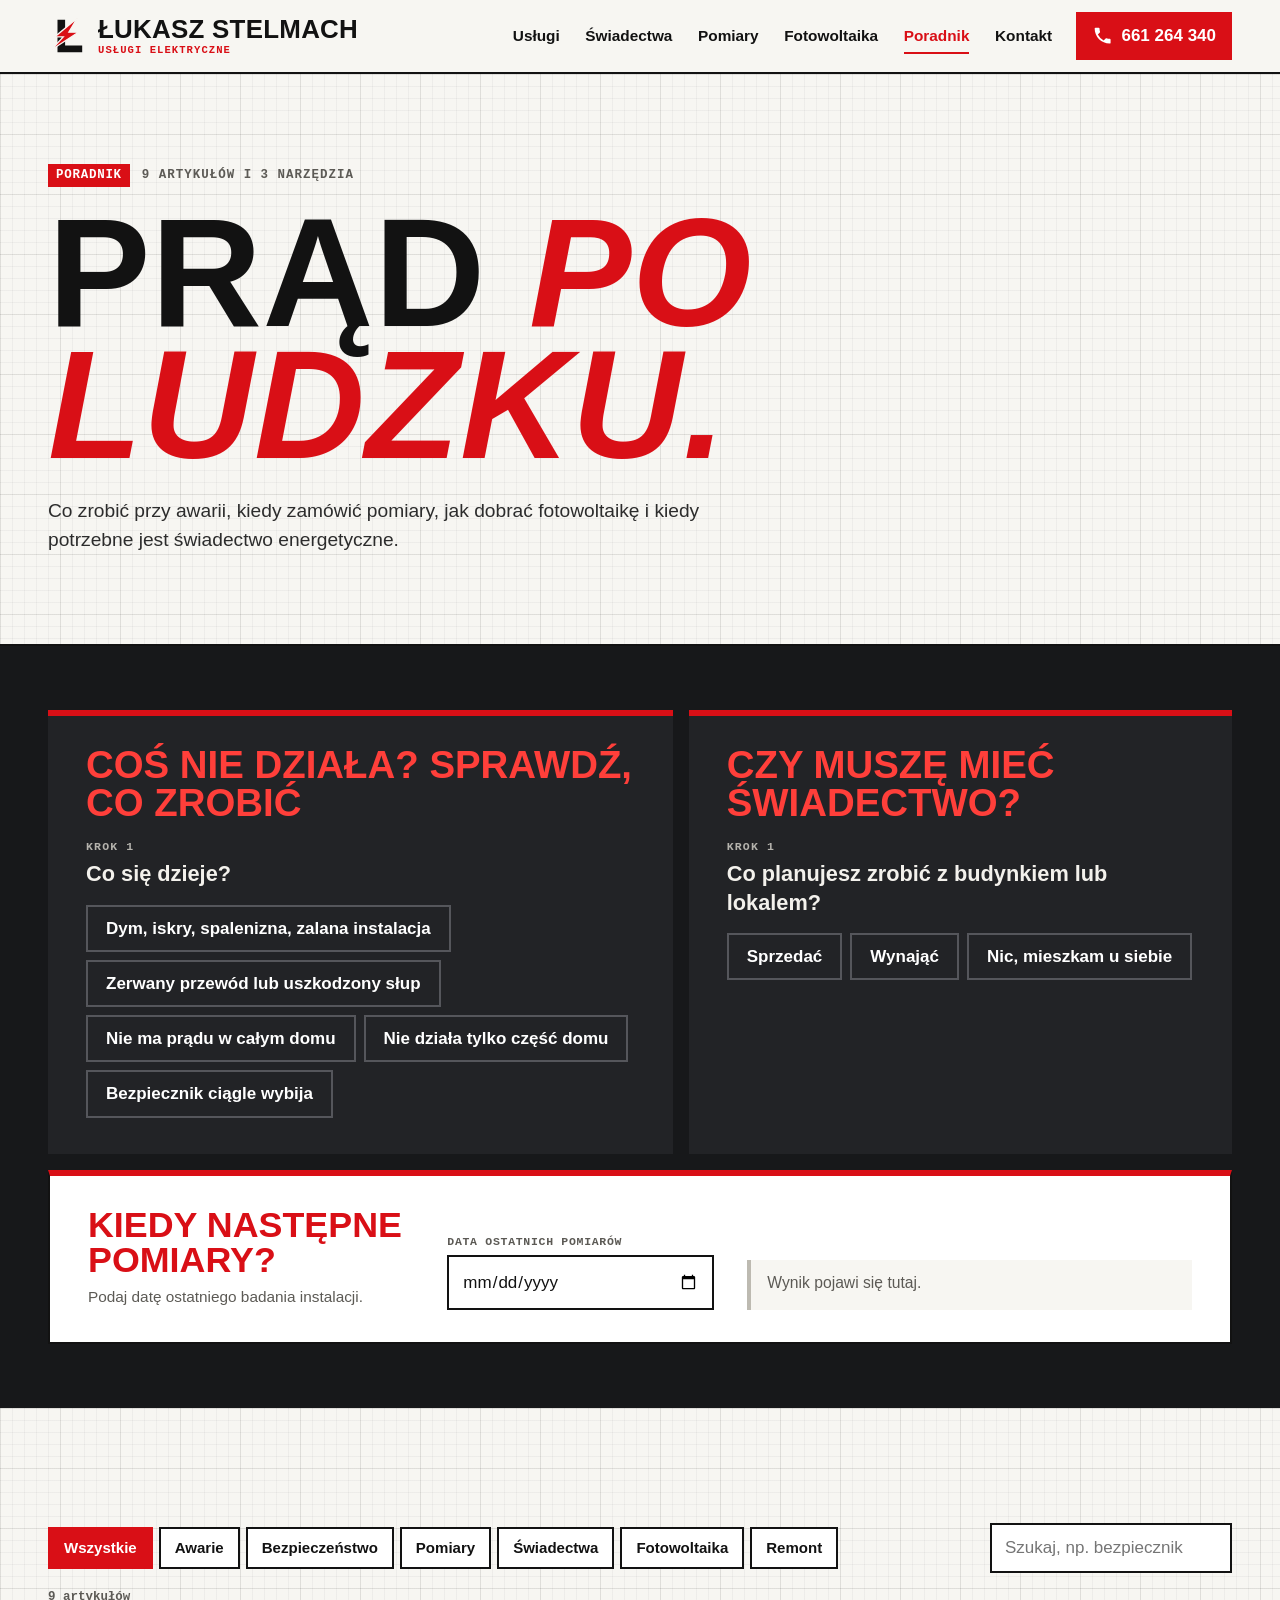
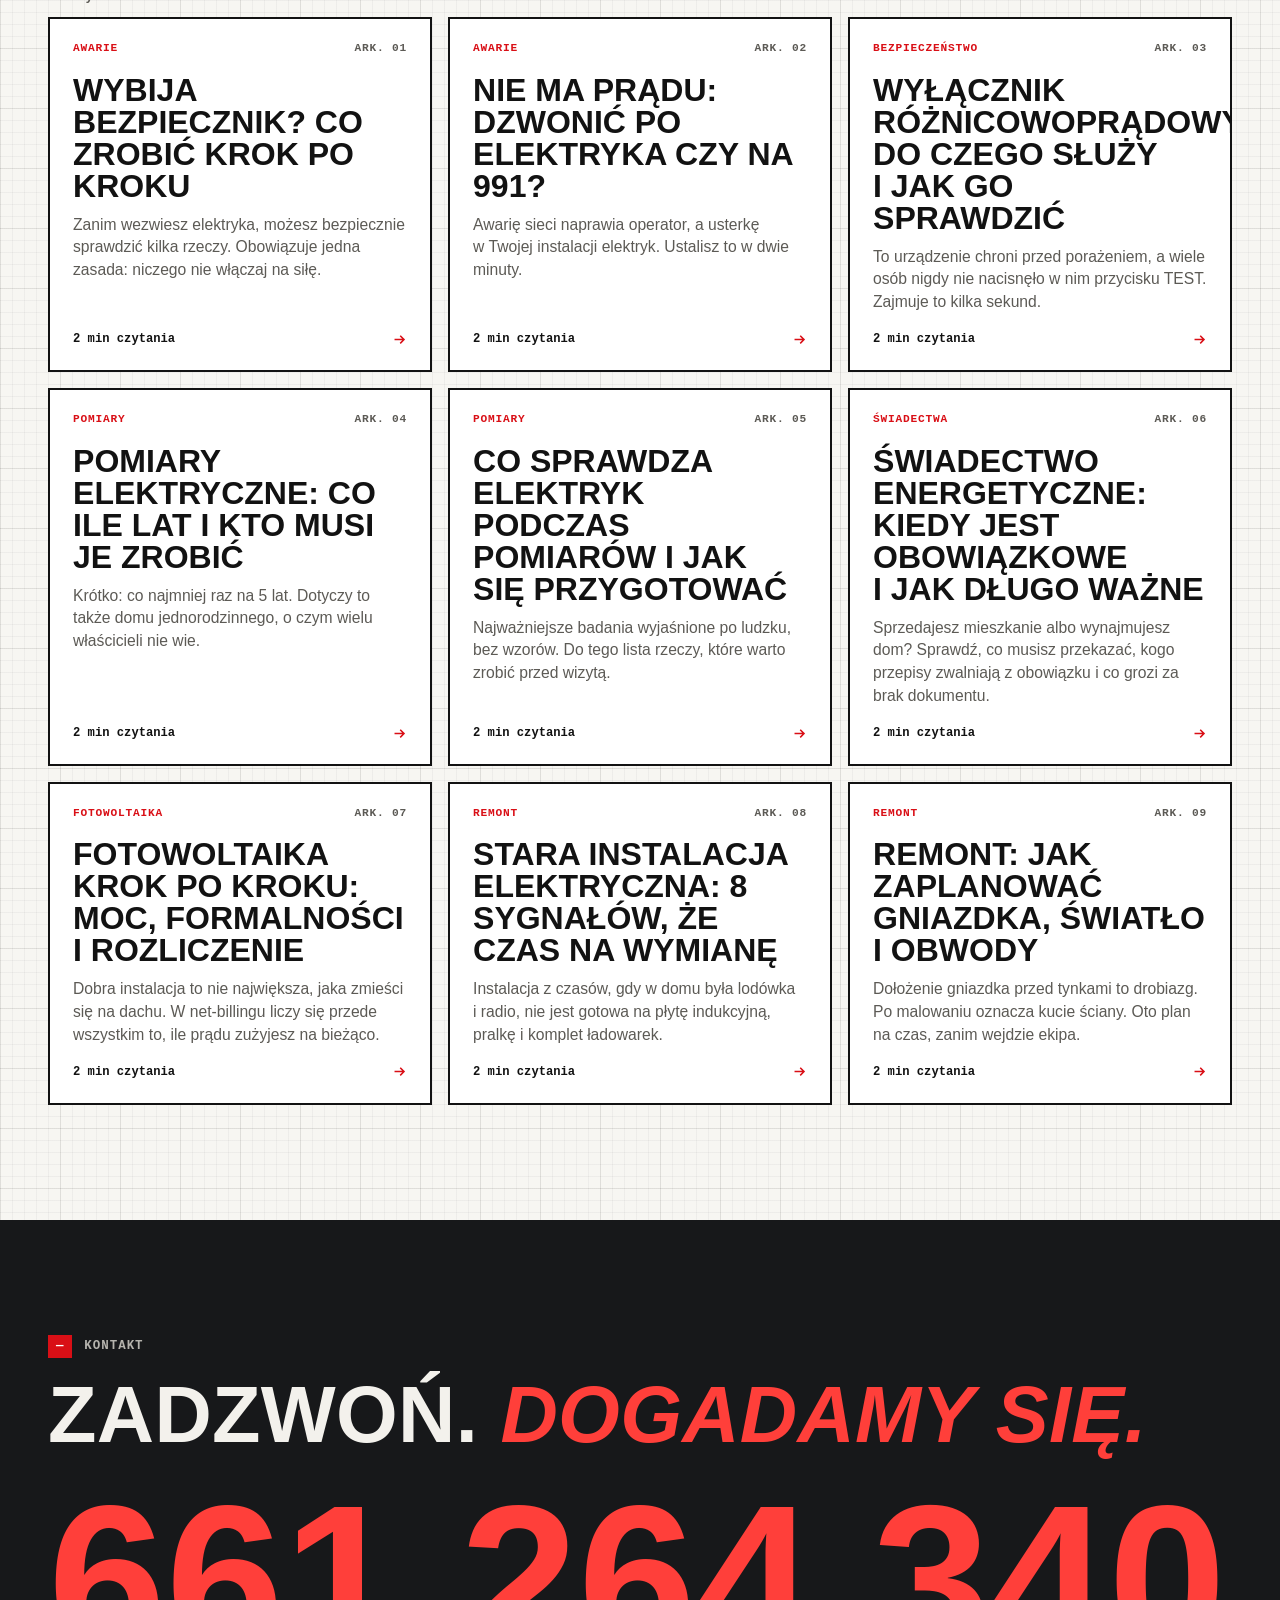
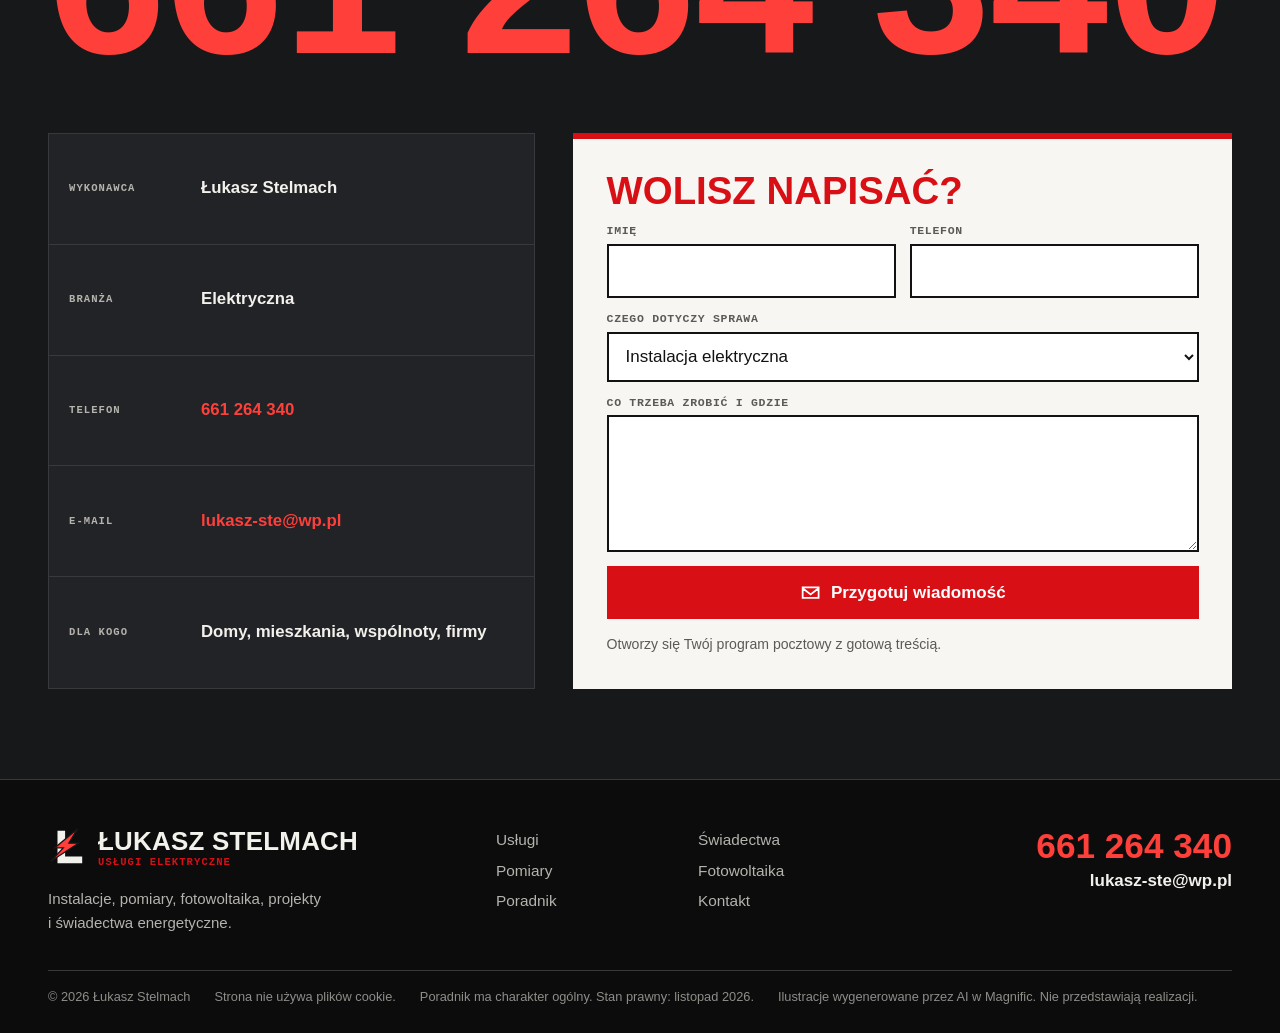
<file: poradnik/index.html>
<!DOCTYPE html>
<html lang="pl" class="ai-foto">
<head>
<meta charset="utf-8">
<meta name="viewport" content="width=device-width, initial-scale=1">
<title>Poradnik elektryczny | Łukasz Stelmach</title>
<meta name="description" content="Poradnik o awariach, bezpieczeństwie, pomiarach, fotowoltaice i świadectwach energetycznych. Z narzędziami, które podpowiedzą, co zrobić.">
<meta name="robots" content="noindex, nofollow">
<meta name="theme-color" content="#121212">
<meta property="og:type" content="website">
<meta property="og:locale" content="pl_PL">
<meta property="og:title" content="Poradnik elektryczny | Łukasz Stelmach">
<meta property="og:description" content="Poradnik o awariach, bezpieczeństwie, pomiarach, fotowoltaice i świadectwach energetycznych. Z narzędziami, które podpowiedzą, co zrobić.">
<link rel="icon" href="../assets/favicon.svg" type="image/svg+xml">
<link rel="stylesheet" href="../assets/style.css?v=b3abf394">
<script>document.documentElement.classList.add("js")</script>

</head>
<body data-base="../">
<a class="skip" href="#tresc">Przejdź do treści</a>
<header class="top">
  <div class="wrap top-in">
    <a class="brand" href="../index.html" aria-label="Łukasz Stelmach, strona główna"><svg class="mark" viewBox="0 0 40 40" aria-hidden="true"><path fill="currentColor" d="M10 3h8v27h18v7H10z"/><path class="mark-bolt" d="M31 1 7 21h9L3 35l29-19h-10z"/></svg><span><b>Łukasz Stelmach</b><small>Usługi elektryczne</small></span></a>
    <nav class="nav" id="menu" aria-label="Główne menu"><a href="../index.html#uslugi">Usługi</a><a href="../index.html#swiadectwa">Świadectwa</a><a href="../index.html#pomiary">Pomiary</a><a href="../index.html#fotowoltaika">Fotowoltaika</a><a href="../poradnik/index.html" aria-current=page>Poradnik</a><a href="../index.html#kontakt">Kontakt</a></nav>
    <a class="top-call" href="tel:+48661264340"><svg class="ic" viewBox="0 0 24 24" aria-hidden="true"><path fill="currentColor" d="M6.6 10.8a15 15 0 0 0 6.6 6.6l2.2-2.2a1 1 0 0 1 1-.25c1.1.37 2.3.57 3.6.57a1 1 0 0 1 1 1V20a1 1 0 0 1-1 1C10.6 21 3 13.4 3 4a1 1 0 0 1 1-1h3.5a1 1 0 0 1 1 1c0 1.25.2 2.45.57 3.6a1 1 0 0 1-.25 1z"/></svg><span>661 264 340</span></a>
    <button class="burger" type="button" aria-expanded="false" aria-controls="menu" aria-label="Otwórz menu"><i></i><i></i></button>
  </div>
</header>
<main id="tresc">
<section class="ghero paper">
  <div class="wrap">
    <p class="lab"><span>PORADNIK</span>9 artykułów i 3 narzędzia</p>
    <h1 class="d">Prąd <em>po ludzku.</em></h1>
    <p class="hero-lead">Co zrobić przy awarii, kiedy zamówić pomiary, jak dobrać fotowoltaikę i kiedy potrzebne jest świadectwo energetyczne.</p>
  </div>
</section>
<section id="awaria" class="sec dark tools">
  <div class="wrap">
    <div class="tools-grid">
      <div class="tree" data-tree="fault">
  <div class="tree-head"><h3>Coś nie działa? Sprawdź, co zrobić</h3><button class="tree-reset" type="button" hidden>Od nowa</button></div>
  <div class="tree-body" aria-live="polite"><noscript><p>Zadzwoń pod <a href="tel:+48661264340">661 264 340</a>, a sprawdzimy to razem.</p></noscript></div>
</div>
      <div class="tree" data-tree="cert">
  <div class="tree-head"><h3>Czy muszę mieć świadectwo?</h3><button class="tree-reset" type="button" hidden>Od nowa</button></div>
  <div class="tree-body" aria-live="polite"><noscript><p>Zadzwoń pod <a href="tel:+48661264340">661 264 340</a>, a sprawdzimy to razem.</p></noscript></div>
</div>
    </div>
    <div class="tool-wrap"><form class="due" data-due novalidate>
  <div class="due-q"><h3>Kiedy następne pomiary?</h3><p>Podaj datę ostatniego badania instalacji.</p></div>
  <label class="field"><span>Data ostatnich pomiarów</span><input type="date" name="last" required></label>
  <output class="due-out" aria-live="polite">Wynik pojawi się tutaj.</output>
</form></div>
  </div>
</section>
<section id="artykuly" class="sec paper">
  <div class="wrap">
    <div class="filter">
      <div class="chips" role="group" aria-label="Filtruj według tematu"><button type="button" class="chip" aria-pressed="true" data-cat="">Wszystkie</button><button type="button" class="chip" aria-pressed="false" data-cat="Awarie">Awarie</button><button type="button" class="chip" aria-pressed="false" data-cat="Bezpieczeństwo">Bezpieczeństwo</button><button type="button" class="chip" aria-pressed="false" data-cat="Pomiary">Pomiary</button><button type="button" class="chip" aria-pressed="false" data-cat="Świadectwa">Świadectwa</button><button type="button" class="chip" aria-pressed="false" data-cat="Fotowoltaika">Fotowoltaika</button><button type="button" class="chip" aria-pressed="false" data-cat="Remont">Remont</button></div>
      <label class="search"><span class="sr">Szukaj w poradniku</span><input type="search" placeholder="Szukaj, np. bezpiecznik" data-search></label>
    </div>
    <p class="count" role="status" data-count>9 artykułów</p>
    <div class="acards" data-list><a class="acard" href="../poradnik/wybija-bezpiecznik-co-zrobic.html" data-cat="Awarie" data-text="wybija bezpiecznik? co zrobić krok po kroku zanim wezwiesz elektryka, możesz bezpiecznie sprawdzić kilka rzeczy. obowiązuje jedna zasada: niczego nie włączaj na siłę. awarie"><span class="acard-body"><span class="acard-top"><span>Awarie</span><span>ARK. 01</span></span><b>Wybija bezpiecznik? Co zrobić krok po kroku</b><span class="acard-lead">Zanim wezwiesz elektryka, możesz bezpiecznie sprawdzić kilka rzeczy. Obowiązuje jedna zasada: niczego nie włączaj na siłę.</span><span class="acard-go">2 min czytania <svg class="ic" viewBox="0 0 24 24" aria-hidden="true"><path fill="none" stroke="currentColor" stroke-width="2.4" d="M4 12h15M13 6l6 6-6 6"/></svg></span></span></a><a class="acard" href="../poradnik/brak-pradu-kogo-wezwac.html" data-cat="Awarie" data-text="nie ma prądu: dzwonić po elektryka czy na 991? awarię sieci naprawia operator, a usterkę w twojej instalacji elektryk. ustalisz to w dwie minuty. awarie"><span class="acard-body"><span class="acard-top"><span>Awarie</span><span>ARK. 02</span></span><b>Nie ma prądu: dzwonić po elektryka czy na 991?</b><span class="acard-lead">Awarię sieci naprawia operator, a usterkę w Twojej instalacji elektryk. Ustalisz to w dwie minuty.</span><span class="acard-go">2 min czytania <svg class="ic" viewBox="0 0 24 24" aria-hidden="true"><path fill="none" stroke="currentColor" stroke-width="2.4" d="M4 12h15M13 6l6 6-6 6"/></svg></span></span></a><a class="acard" href="../poradnik/wylacznik-roznicowopradowy-test.html" data-cat="Bezpieczeństwo" data-text="wyłącznik różnicowoprądowy: do czego służy i jak go sprawdzić to urządzenie chroni przed porażeniem, a wiele osób nigdy nie nacisnęło w nim przycisku test. zajmuje to kilka sekund. bezpieczeństwo"><span class="acard-body"><span class="acard-top"><span>Bezpieczeństwo</span><span>ARK. 03</span></span><b>Wyłącznik różnicowoprądowy: do czego służy i jak go sprawdzić</b><span class="acard-lead">To urządzenie chroni przed porażeniem, a wiele osób nigdy nie nacisnęło w nim przycisku TEST. Zajmuje to kilka sekund.</span><span class="acard-go">2 min czytania <svg class="ic" viewBox="0 0 24 24" aria-hidden="true"><path fill="none" stroke="currentColor" stroke-width="2.4" d="M4 12h15M13 6l6 6-6 6"/></svg></span></span></a><a class="acard" href="../poradnik/pomiary-elektryczne-co-ile-lat.html" data-cat="Pomiary" data-text="pomiary elektryczne: co ile lat i kto musi je zrobić krótko: co najmniej raz na 5 lat. dotyczy to także domu jednorodzinnego, o czym wielu właścicieli nie wie. pomiary"><span class="acard-body"><span class="acard-top"><span>Pomiary</span><span>ARK. 04</span></span><b>Pomiary elektryczne: co ile lat i kto musi je zrobić</b><span class="acard-lead">Krótko: co najmniej raz na 5 lat. Dotyczy to także domu jednorodzinnego, o czym wielu właścicieli nie wie.</span><span class="acard-go">2 min czytania <svg class="ic" viewBox="0 0 24 24" aria-hidden="true"><path fill="none" stroke="currentColor" stroke-width="2.4" d="M4 12h15M13 6l6 6-6 6"/></svg></span></span></a><a class="acard" href="../poradnik/co-sprawdza-elektryk-podczas-pomiarow.html" data-cat="Pomiary" data-text="co sprawdza elektryk podczas pomiarów i jak się przygotować najważniejsze badania wyjaśnione po ludzku, bez wzorów. do tego lista rzeczy, które warto zrobić przed wizytą. pomiary"><span class="acard-body"><span class="acard-top"><span>Pomiary</span><span>ARK. 05</span></span><b>Co sprawdza elektryk podczas pomiarów i jak się przygotować</b><span class="acard-lead">Najważniejsze badania wyjaśnione po ludzku, bez wzorów. Do tego lista rzeczy, które warto zrobić przed wizytą.</span><span class="acard-go">2 min czytania <svg class="ic" viewBox="0 0 24 24" aria-hidden="true"><path fill="none" stroke="currentColor" stroke-width="2.4" d="M4 12h15M13 6l6 6-6 6"/></svg></span></span></a><a class="acard" href="../poradnik/swiadectwo-energetyczne-kiedy-obowiazkowe.html" data-cat="Świadectwa" data-text="świadectwo energetyczne: kiedy jest obowiązkowe i jak długo ważne sprzedajesz mieszkanie albo wynajmujesz dom? sprawdź, co musisz przekazać, kogo przepisy zwalniają z obowiązku i co grozi za brak dokumentu. świadectwa"><span class="acard-body"><span class="acard-top"><span>Świadectwa</span><span>ARK. 06</span></span><b>Świadectwo energetyczne: kiedy jest obowiązkowe i jak długo ważne</b><span class="acard-lead">Sprzedajesz mieszkanie albo wynajmujesz dom? Sprawdź, co musisz przekazać, kogo przepisy zwalniają z obowiązku i co grozi za brak dokumentu.</span><span class="acard-go">2 min czytania <svg class="ic" viewBox="0 0 24 24" aria-hidden="true"><path fill="none" stroke="currentColor" stroke-width="2.4" d="M4 12h15M13 6l6 6-6 6"/></svg></span></span></a><a class="acard" href="../poradnik/fotowoltaika-krok-po-kroku.html" data-cat="Fotowoltaika" data-text="fotowoltaika krok po kroku: moc, formalności i rozliczenie dobra instalacja to nie największa, jaka zmieści się na dachu. w net-billingu liczy się przede wszystkim to, ile prądu zużyjesz na bieżąco. fotowoltaika"><span class="acard-body"><span class="acard-top"><span>Fotowoltaika</span><span>ARK. 07</span></span><b>Fotowoltaika krok po kroku: moc, formalności i rozliczenie</b><span class="acard-lead">Dobra instalacja to nie największa, jaka zmieści się na dachu. W net-billingu liczy się przede wszystkim to, ile prądu zużyjesz na bieżąco.</span><span class="acard-go">2 min czytania <svg class="ic" viewBox="0 0 24 24" aria-hidden="true"><path fill="none" stroke="currentColor" stroke-width="2.4" d="M4 12h15M13 6l6 6-6 6"/></svg></span></span></a><a class="acard" href="../poradnik/stara-instalacja-kiedy-wymienic.html" data-cat="Remont" data-text="stara instalacja elektryczna: 8 sygnałów, że czas na wymianę instalacja z czasów, gdy w domu była lodówka i radio, nie jest gotowa na płytę indukcyjną, pralkę i komplet ładowarek. remont"><span class="acard-body"><span class="acard-top"><span>Remont</span><span>ARK. 08</span></span><b>Stara instalacja elektryczna: 8 sygnałów, że czas na wymianę</b><span class="acard-lead">Instalacja z czasów, gdy w domu była lodówka i radio, nie jest gotowa na płytę indukcyjną, pralkę i komplet ładowarek.</span><span class="acard-go">2 min czytania <svg class="ic" viewBox="0 0 24 24" aria-hidden="true"><path fill="none" stroke="currentColor" stroke-width="2.4" d="M4 12h15M13 6l6 6-6 6"/></svg></span></span></a><a class="acard" href="../poradnik/remont-gniazdka-swiatlo-obwody.html" data-cat="Remont" data-text="remont: jak zaplanować gniazdka, światło i obwody dołożenie gniazdka przed tynkami to drobiazg. po malowaniu oznacza kucie ściany. oto plan na czas, zanim wejdzie ekipa. remont"><span class="acard-body"><span class="acard-top"><span>Remont</span><span>ARK. 09</span></span><b>Remont: jak zaplanować gniazdka, światło i obwody</b><span class="acard-lead">Dołożenie gniazdka przed tynkami to drobiazg. Po malowaniu oznacza kucie ściany. Oto plan na czas, zanim wejdzie ekipa.</span><span class="acard-go">2 min czytania <svg class="ic" viewBox="0 0 24 24" aria-hidden="true"><path fill="none" stroke="currentColor" stroke-width="2.4" d="M4 12h15M13 6l6 6-6 6"/></svg></span></span></a></div>
    <p class="empty" data-empty hidden>Brak wyników. Zadzwoń pod <a href="tel:+48661264340">661 264 340</a> i zapytaj.</p>
  </div>
</section>
<section id="kontakt" class="contact dark">
  <div class="wrap">
    <div class="rv"><p class="lab"><span>—</span>Kontakt</p>
    <h2 class="d">Zadzwoń. <em>Dogadamy się.</em></h2></div>
    <a class="giant" href="tel:+48661264340" aria-label="Zadzwoń: 661 264 340"><span>661 264 340</span></a>
    <div class="contact-grid">
      <dl class="plate plate-dark">
        <div><dt>Wykonawca</dt><dd>Łukasz Stelmach</dd></div>
        <div><dt>Branża</dt><dd>Elektryczna</dd></div>
        <div><dt>Telefon</dt><dd><a href="tel:+48661264340">661 264 340</a></dd></div>
        <div><dt>E-mail</dt><dd><a href="mailto:lukasz-ste@wp.pl">lukasz-ste@wp.pl</a></dd></div>
        <div><dt>Dla kogo</dt><dd>Domy, mieszkania, wspólnoty, firmy</dd></div>
      </dl>
      <form class="mailform" data-mail="lukasz-ste@wp.pl" action="mailto:lukasz-ste@wp.pl" method="post" enctype="text/plain">
        <h3>Wolisz napisać?</h3>
        <div class="form-row">
          <label class="field"><span>Imię</span><input name="imie" autocomplete="given-name" required></label>
          <label class="field"><span>Telefon</span><input name="telefon" type="tel" autocomplete="tel" required></label>
        </div>
        <label class="field"><span>Czego dotyczy sprawa</span><select name="temat"><option>Instalacja elektryczna</option><option>Pomiary</option><option>Fotowoltaika</option><option>Świadectwo energetyczne</option><option>Projekt</option><option>Awaria</option><option>Inna sprawa</option></select></label>
        <label class="field"><span>Co trzeba zrobić i gdzie</span><textarea name="opis" rows="4" required></textarea></label>
        <button class="btn btn-red" type="submit"><svg class="ic" viewBox="0 0 24 24" aria-hidden="true"><path fill="none" stroke="currentColor" stroke-width="2" d="M3 6h18v12H3zM3 7l9 7 9-7"/></svg><span>Przygotuj wiadomość</span></button>
        <p class="form-hint" role="status">Otworzy się Twój program pocztowy z gotową treścią.</p>
      </form>
    </div>
  </div>
</section>
</main>
<footer class="foot">
  <div class="wrap foot-grid">
    <div><a class="brand" href="../index.html"><svg class="mark" viewBox="0 0 40 40" aria-hidden="true"><path fill="currentColor" d="M10 3h8v27h18v7H10z"/><path class="mark-bolt" d="M31 1 7 21h9L3 35l29-19h-10z"/></svg><span><b>Łukasz Stelmach</b><small>Usługi elektryczne</small></span></a>
      <p>Instalacje, pomiary, fotowoltaika, projekty i świadectwa energetyczne.</p></div>
    <nav aria-label="Stopka"><a href="../index.html#uslugi">Usługi</a><a href="../index.html#swiadectwa">Świadectwa</a><a href="../index.html#pomiary">Pomiary</a><a href="../index.html#fotowoltaika">Fotowoltaika</a><a href="../poradnik/index.html">Poradnik</a><a href="../index.html#kontakt">Kontakt</a></nav>
    <div class="foot-contact"><a href="tel:+48661264340">661 264 340</a><a href="mailto:lukasz-ste@wp.pl">lukasz-ste@wp.pl</a></div>
  </div>
  <div class="wrap foot-note"><span>© 2026 Łukasz Stelmach</span><span>Strona nie używa plików cookie.</span><span>Poradnik ma charakter ogólny. Stan prawny: listopad 2026.</span><span>Ilustracje wygenerowane przez AI w Magnific. Nie przedstawiają realizacji.</span></div>
</footer>
<div class="callbar"><a href="tel:+48661264340"><svg class="ic" viewBox="0 0 24 24" aria-hidden="true"><path fill="currentColor" d="M6.6 10.8a15 15 0 0 0 6.6 6.6l2.2-2.2a1 1 0 0 1 1-.25c1.1.37 2.3.57 3.6.57a1 1 0 0 1 1 1V20a1 1 0 0 1-1 1C10.6 21 3 13.4 3 4a1 1 0 0 1 1-1h3.5a1 1 0 0 1 1 1c0 1.25.2 2.45.57 3.6a1 1 0 0 1-.25 1z"/></svg>Zadzwoń</a><a href="mailto:lukasz-ste@wp.pl"><svg class="ic" viewBox="0 0 24 24" aria-hidden="true"><path fill="none" stroke="currentColor" stroke-width="2" d="M3 6h18v12H3zM3 7l9 7 9-7"/></svg>Napisz</a></div>
<script src="../assets/main.js?v=7add81e6" defer></script>
</body>
</html>
</file>
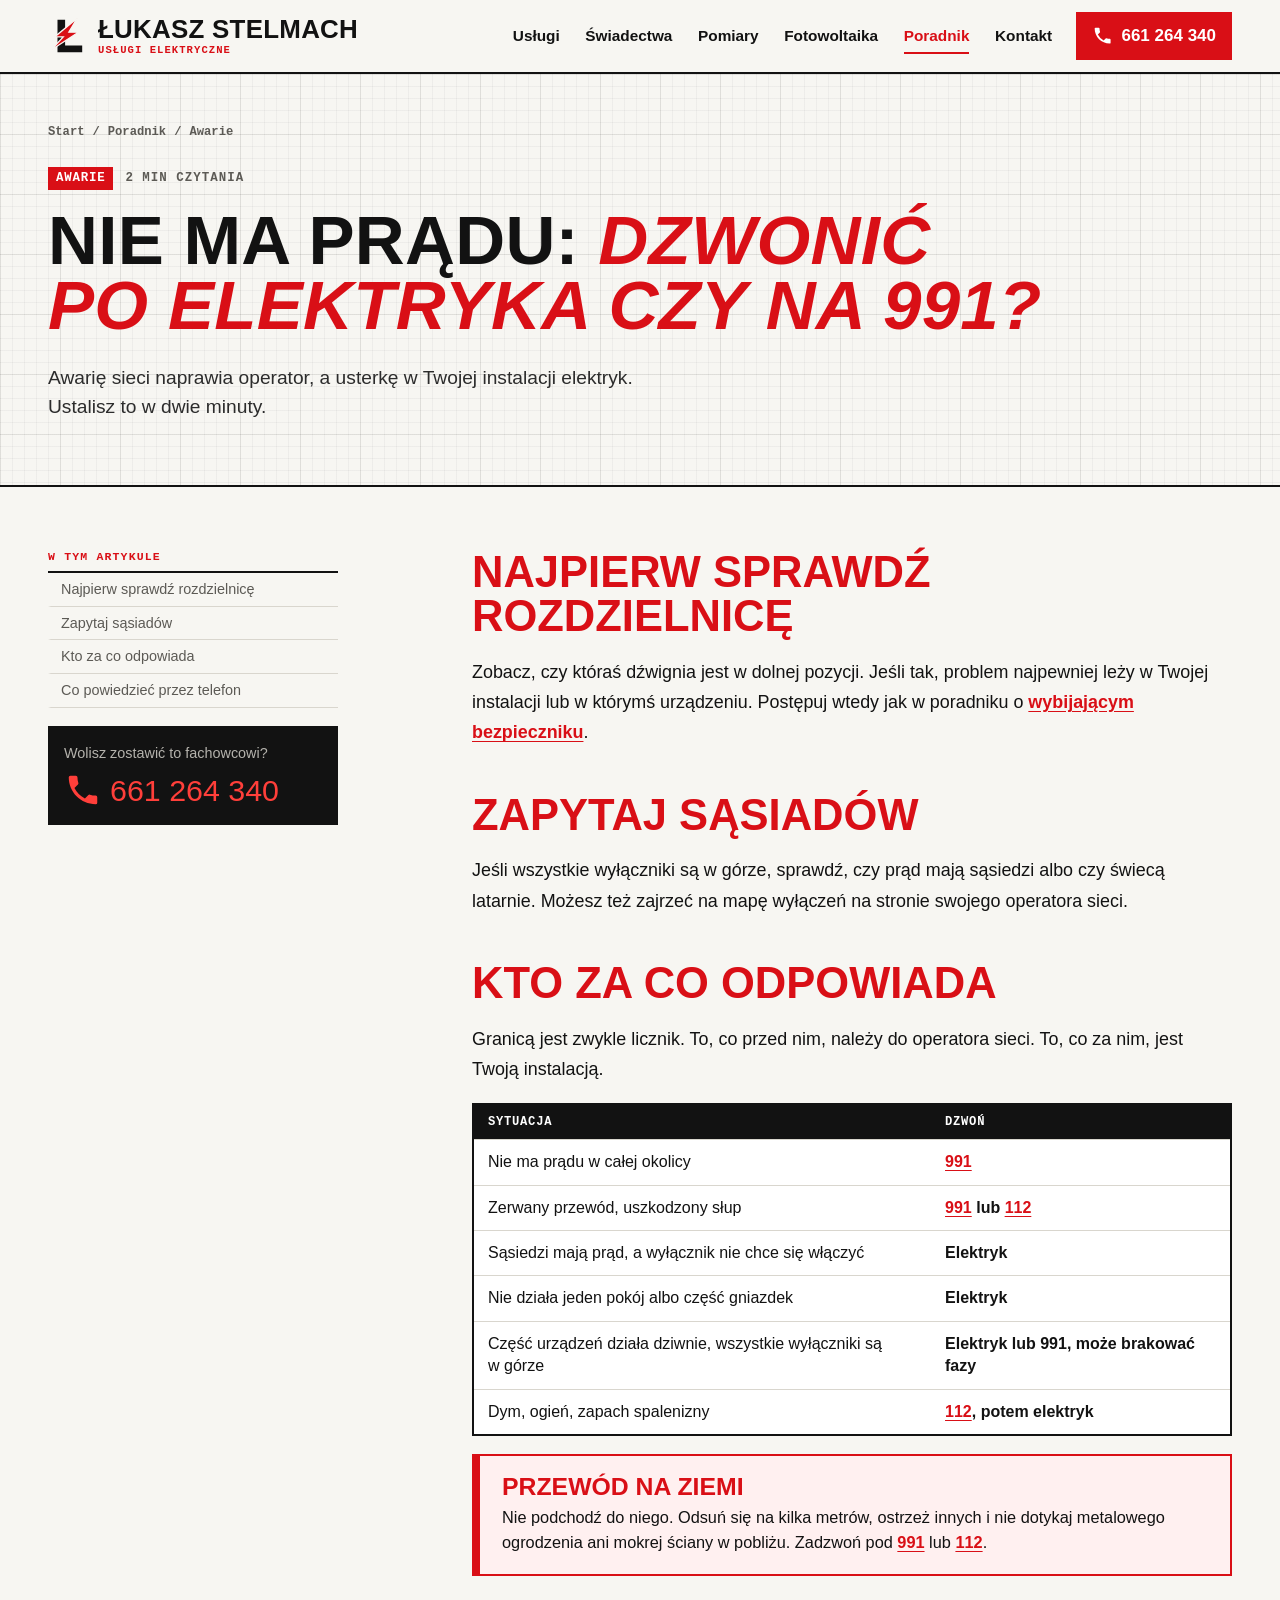
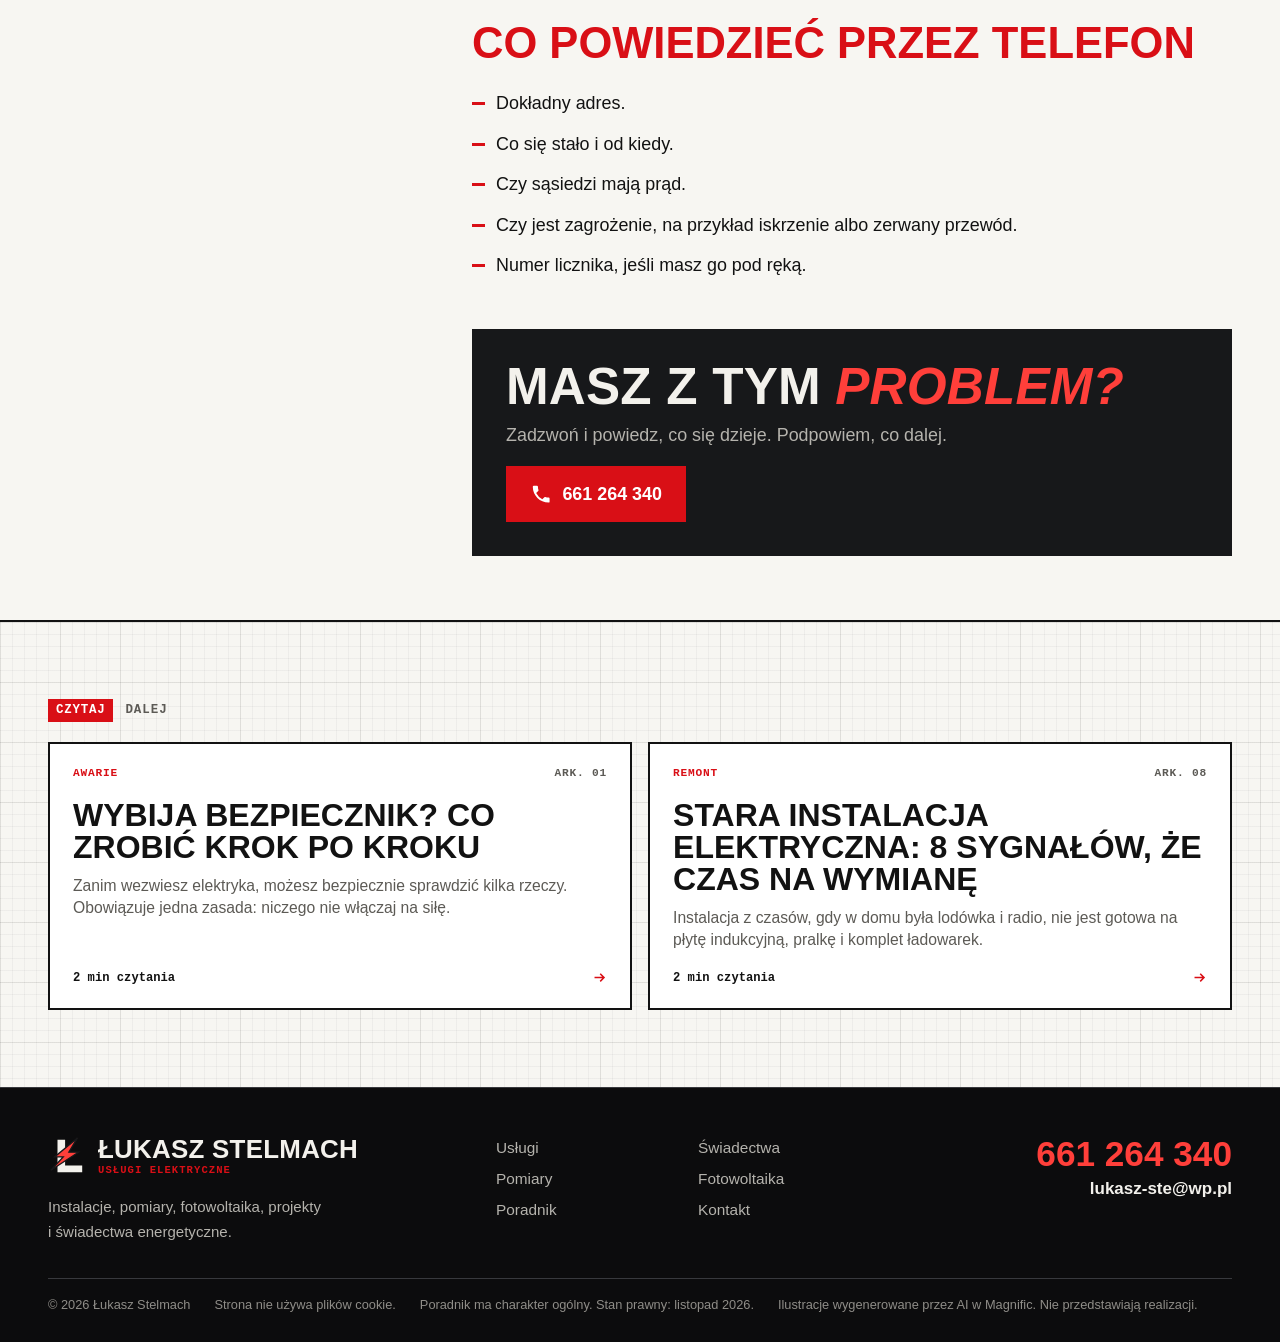
<file: poradnik/brak-pradu-kogo-wezwac.html>
<!DOCTYPE html>
<html lang="pl" class="ai-foto">
<head>
<meta charset="utf-8">
<meta name="viewport" content="width=device-width, initial-scale=1">
<title>Nie ma prądu: dzwonić po elektryka czy na 991? | Łukasz Stelmach</title>
<meta name="description" content="Awarię sieci naprawia operator, a usterkę w Twojej instalacji elektryk. Ustalisz to w dwie minuty.">
<meta name="robots" content="noindex, nofollow">
<meta name="theme-color" content="#121212">
<meta property="og:type" content="website">
<meta property="og:locale" content="pl_PL">
<meta property="og:title" content="Nie ma prądu: dzwonić po elektryka czy na 991? | Łukasz Stelmach">
<meta property="og:description" content="Awarię sieci naprawia operator, a usterkę w Twojej instalacji elektryk. Ustalisz to w dwie minuty.">
<link rel="icon" href="../assets/favicon.svg" type="image/svg+xml">
<link rel="stylesheet" href="../assets/style.css?v=b3abf394">
<script>document.documentElement.classList.add("js")</script>
<script type="application/ld+json">{"@context": "https://schema.org", "@type": "Article", "headline": "Nie ma prądu: dzwonić po elektryka czy na 991?", "description": "Awarię sieci naprawia operator, a usterkę w Twojej instalacji elektryk. Ustalisz to w dwie minuty.", "inLanguage": "pl", "author": {"@type": "Person", "name": "Łukasz Stelmach"}, "dateModified": "2026-11-22"}</script>
</head>
<body data-base="../">
<div class="progress" aria-hidden="true"><i></i></div><a class="skip" href="#tresc">Przejdź do treści</a>
<header class="top">
  <div class="wrap top-in">
    <a class="brand" href="../index.html" aria-label="Łukasz Stelmach, strona główna"><svg class="mark" viewBox="0 0 40 40" aria-hidden="true"><path fill="currentColor" d="M10 3h8v27h18v7H10z"/><path class="mark-bolt" d="M31 1 7 21h9L3 35l29-19h-10z"/></svg><span><b>Łukasz Stelmach</b><small>Usługi elektryczne</small></span></a>
    <nav class="nav" id="menu" aria-label="Główne menu"><a href="../index.html#uslugi">Usługi</a><a href="../index.html#swiadectwa">Świadectwa</a><a href="../index.html#pomiary">Pomiary</a><a href="../index.html#fotowoltaika">Fotowoltaika</a><a href="../poradnik/index.html" aria-current=page>Poradnik</a><a href="../index.html#kontakt">Kontakt</a></nav>
    <a class="top-call" href="tel:+48661264340"><svg class="ic" viewBox="0 0 24 24" aria-hidden="true"><path fill="currentColor" d="M6.6 10.8a15 15 0 0 0 6.6 6.6l2.2-2.2a1 1 0 0 1 1-.25c1.1.37 2.3.57 3.6.57a1 1 0 0 1 1 1V20a1 1 0 0 1-1 1C10.6 21 3 13.4 3 4a1 1 0 0 1 1-1h3.5a1 1 0 0 1 1 1c0 1.25.2 2.45.57 3.6a1 1 0 0 1-.25 1z"/></svg><span>661 264 340</span></a>
    <button class="burger" type="button" aria-expanded="false" aria-controls="menu" aria-label="Otwórz menu"><i></i><i></i></button>
  </div>
</header>
<main id="tresc">
<article>
<header class="ahero paper">
  <div class="wrap">
    <nav class="crumbs" aria-label="Okruszki"><a href="../index.html">Start</a><span>/</span><a href="index.html">Poradnik</a><span>/</span><span>Awarie</span></nav>
    <div class="ahero-solo">
      <div>
        <p class="lab"><span>Awarie</span>2 min czytania</p>
        <h1 class="d">Nie ma prądu: <em>dzwonić po elektryka czy na 991?</em></h1>
        <p class="hero-lead">Awarię sieci naprawia operator, a usterkę w Twojej instalacji elektryk. Ustalisz to w dwie minuty.</p>
        <p class="ameta"></p>
      </div>
      
    </div>
  </div>
</header>
<div class="wrap alayout">
  <aside class="aside">
    <nav class="toc" aria-label="Spis treści"><p>W tym artykule</p><ol><li><a href="#najpierw-sprawdz-rozdzielnice">Najpierw sprawdź rozdzielnicę</a></li><li><a href="#zapytaj-sasiadow">Zapytaj sąsiadów</a></li><li><a href="#kto-za-co-odpowiada">Kto za co odpowiada</a></li><li><a href="#co-powiedziec-przez-telefon">Co powiedzieć przez telefon</a></li></ol></nav>
    <div class="acall"><p>Wolisz zostawić to fachowcowi?</p><a href="tel:+48661264340"><svg class="ic" viewBox="0 0 24 24" aria-hidden="true"><path fill="currentColor" d="M6.6 10.8a15 15 0 0 0 6.6 6.6l2.2-2.2a1 1 0 0 1 1-.25c1.1.37 2.3.57 3.6.57a1 1 0 0 1 1 1V20a1 1 0 0 1-1 1C10.6 21 3 13.4 3 4a1 1 0 0 1 1-1h3.5a1 1 0 0 1 1 1c0 1.25.2 2.45.57 3.6a1 1 0 0 1-.25 1z"/></svg>661 264 340</a></div>
  </aside>
  <div class="prose">
    
<h2 id="najpierw-sprawdz-rozdzielnice">Najpierw sprawdź rozdzielnicę</h2>
<p>Zobacz, czy któraś dźwignia jest w dolnej pozycji. Jeśli tak, problem najpewniej leży w Twojej instalacji lub w którymś urządzeniu. Postępuj wtedy jak w poradniku o <a href="wybija-bezpiecznik-co-zrobic.html">wybijającym bezpieczniku</a>.</p>
<h2 id="zapytaj-sasiadow">Zapytaj sąsiadów</h2>
<p>Jeśli wszystkie wyłączniki są w górze, sprawdź, czy prąd mają sąsiedzi albo czy świecą latarnie. Możesz też zajrzeć na mapę wyłączeń na stronie swojego operatora sieci.</p>
<h2 id="kto-za-co-odpowiada">Kto za co odpowiada</h2>
<p>Granicą jest zwykle licznik. To, co przed nim, należy do operatora sieci. To, co za nim, jest Twoją instalacją.</p>
<div class="table-wrap"><table>
<thead><tr><th>Sytuacja</th><th>Dzwoń</th></tr></thead>
<tbody>
<tr><td>Nie ma prądu w całej okolicy</td><td><a href="tel:991">991</a></td></tr>
<tr><td>Zerwany przewód, uszkodzony słup</td><td><a href="tel:991">991</a> lub <a href="tel:112">112</a></td></tr>
<tr><td>Sąsiedzi mają prąd, a wyłącznik nie chce się włączyć</td><td>Elektryk</td></tr>
<tr><td>Nie działa jeden pokój albo część gniazdek</td><td>Elektryk</td></tr>
<tr><td>Część urządzeń działa dziwnie, wszystkie wyłączniki są w górze</td><td>Elektryk lub 991, może brakować fazy</td></tr>
<tr><td>Dym, ogień, zapach spalenizny</td><td><a href="tel:112">112</a>, potem elektryk</td></tr>
</tbody>
</table></div>
<aside class="note danger"><b>Przewód na ziemi</b><p>Nie podchodź do niego. Odsuń się na kilka metrów, ostrzeż innych i nie dotykaj metalowego ogrodzenia ani mokrej ściany w pobliżu. Zadzwoń pod <a href="tel:991">991</a> lub <a href="tel:112">112</a>.</p></aside>
<h2 id="co-powiedziec-przez-telefon">Co powiedzieć przez telefon</h2>
<ul>
<li>Dokładny adres.</li>
<li>Co się stało i od kiedy.</li>
<li>Czy sąsiedzi mają prąd.</li>
<li>Czy jest zagrożenie, na przykład iskrzenie albo zerwany przewód.</li>
<li>Numer licznika, jeśli masz go pod ręką.</li>
</ul>

    
    <aside class="acta"><b class="d">Masz z tym <em>problem?</em></b><p>Zadzwoń i powiedz, co się dzieje. Podpowiem, co dalej.</p><a class="btn btn-red " href="tel:+48661264340"><svg class="ic" viewBox="0 0 24 24" aria-hidden="true"><path fill="currentColor" d="M6.6 10.8a15 15 0 0 0 6.6 6.6l2.2-2.2a1 1 0 0 1 1-.25c1.1.37 2.3.57 3.6.57a1 1 0 0 1 1 1V20a1 1 0 0 1-1 1C10.6 21 3 13.4 3 4a1 1 0 0 1 1-1h3.5a1 1 0 0 1 1 1c0 1.25.2 2.45.57 3.6a1 1 0 0 1-.25 1z"/></svg><span>661 264 340</span></a></aside>
  </div>
</div>
</article>
<section class="sec paper more">
  <div class="wrap">
    <p class="lab"><span>CZYTAJ</span>dalej</p>
    <div class="acards acards-2"><a class="acard" href="../poradnik/wybija-bezpiecznik-co-zrobic.html" data-cat="Awarie" data-text="wybija bezpiecznik? co zrobić krok po kroku zanim wezwiesz elektryka, możesz bezpiecznie sprawdzić kilka rzeczy. obowiązuje jedna zasada: niczego nie włączaj na siłę. awarie"><span class="acard-body"><span class="acard-top"><span>Awarie</span><span>ARK. 01</span></span><b>Wybija bezpiecznik? Co zrobić krok po kroku</b><span class="acard-lead">Zanim wezwiesz elektryka, możesz bezpiecznie sprawdzić kilka rzeczy. Obowiązuje jedna zasada: niczego nie włączaj na siłę.</span><span class="acard-go">2 min czytania <svg class="ic" viewBox="0 0 24 24" aria-hidden="true"><path fill="none" stroke="currentColor" stroke-width="2.4" d="M4 12h15M13 6l6 6-6 6"/></svg></span></span></a><a class="acard" href="../poradnik/stara-instalacja-kiedy-wymienic.html" data-cat="Remont" data-text="stara instalacja elektryczna: 8 sygnałów, że czas na wymianę instalacja z czasów, gdy w domu była lodówka i radio, nie jest gotowa na płytę indukcyjną, pralkę i komplet ładowarek. remont"><span class="acard-body"><span class="acard-top"><span>Remont</span><span>ARK. 08</span></span><b>Stara instalacja elektryczna: 8 sygnałów, że czas na wymianę</b><span class="acard-lead">Instalacja z czasów, gdy w domu była lodówka i radio, nie jest gotowa na płytę indukcyjną, pralkę i komplet ładowarek.</span><span class="acard-go">2 min czytania <svg class="ic" viewBox="0 0 24 24" aria-hidden="true"><path fill="none" stroke="currentColor" stroke-width="2.4" d="M4 12h15M13 6l6 6-6 6"/></svg></span></span></a></div>
  </div>
</section>
</main>
<footer class="foot">
  <div class="wrap foot-grid">
    <div><a class="brand" href="../index.html"><svg class="mark" viewBox="0 0 40 40" aria-hidden="true"><path fill="currentColor" d="M10 3h8v27h18v7H10z"/><path class="mark-bolt" d="M31 1 7 21h9L3 35l29-19h-10z"/></svg><span><b>Łukasz Stelmach</b><small>Usługi elektryczne</small></span></a>
      <p>Instalacje, pomiary, fotowoltaika, projekty i świadectwa energetyczne.</p></div>
    <nav aria-label="Stopka"><a href="../index.html#uslugi">Usługi</a><a href="../index.html#swiadectwa">Świadectwa</a><a href="../index.html#pomiary">Pomiary</a><a href="../index.html#fotowoltaika">Fotowoltaika</a><a href="../poradnik/index.html">Poradnik</a><a href="../index.html#kontakt">Kontakt</a></nav>
    <div class="foot-contact"><a href="tel:+48661264340">661 264 340</a><a href="mailto:lukasz-ste@wp.pl">lukasz-ste@wp.pl</a></div>
  </div>
  <div class="wrap foot-note"><span>© 2026 Łukasz Stelmach</span><span>Strona nie używa plików cookie.</span><span>Poradnik ma charakter ogólny. Stan prawny: listopad 2026.</span><span>Ilustracje wygenerowane przez AI w Magnific. Nie przedstawiają realizacji.</span></div>
</footer>
<div class="callbar"><a href="tel:+48661264340"><svg class="ic" viewBox="0 0 24 24" aria-hidden="true"><path fill="currentColor" d="M6.6 10.8a15 15 0 0 0 6.6 6.6l2.2-2.2a1 1 0 0 1 1-.25c1.1.37 2.3.57 3.6.57a1 1 0 0 1 1 1V20a1 1 0 0 1-1 1C10.6 21 3 13.4 3 4a1 1 0 0 1 1-1h3.5a1 1 0 0 1 1 1c0 1.25.2 2.45.57 3.6a1 1 0 0 1-.25 1z"/></svg>Zadzwoń</a><a href="mailto:lukasz-ste@wp.pl"><svg class="ic" viewBox="0 0 24 24" aria-hidden="true"><path fill="none" stroke="currentColor" stroke-width="2" d="M3 6h18v12H3zM3 7l9 7 9-7"/></svg>Napisz</a></div>
<script src="../assets/main.js?v=7add81e6" defer></script>
</body>
</html>
</file>
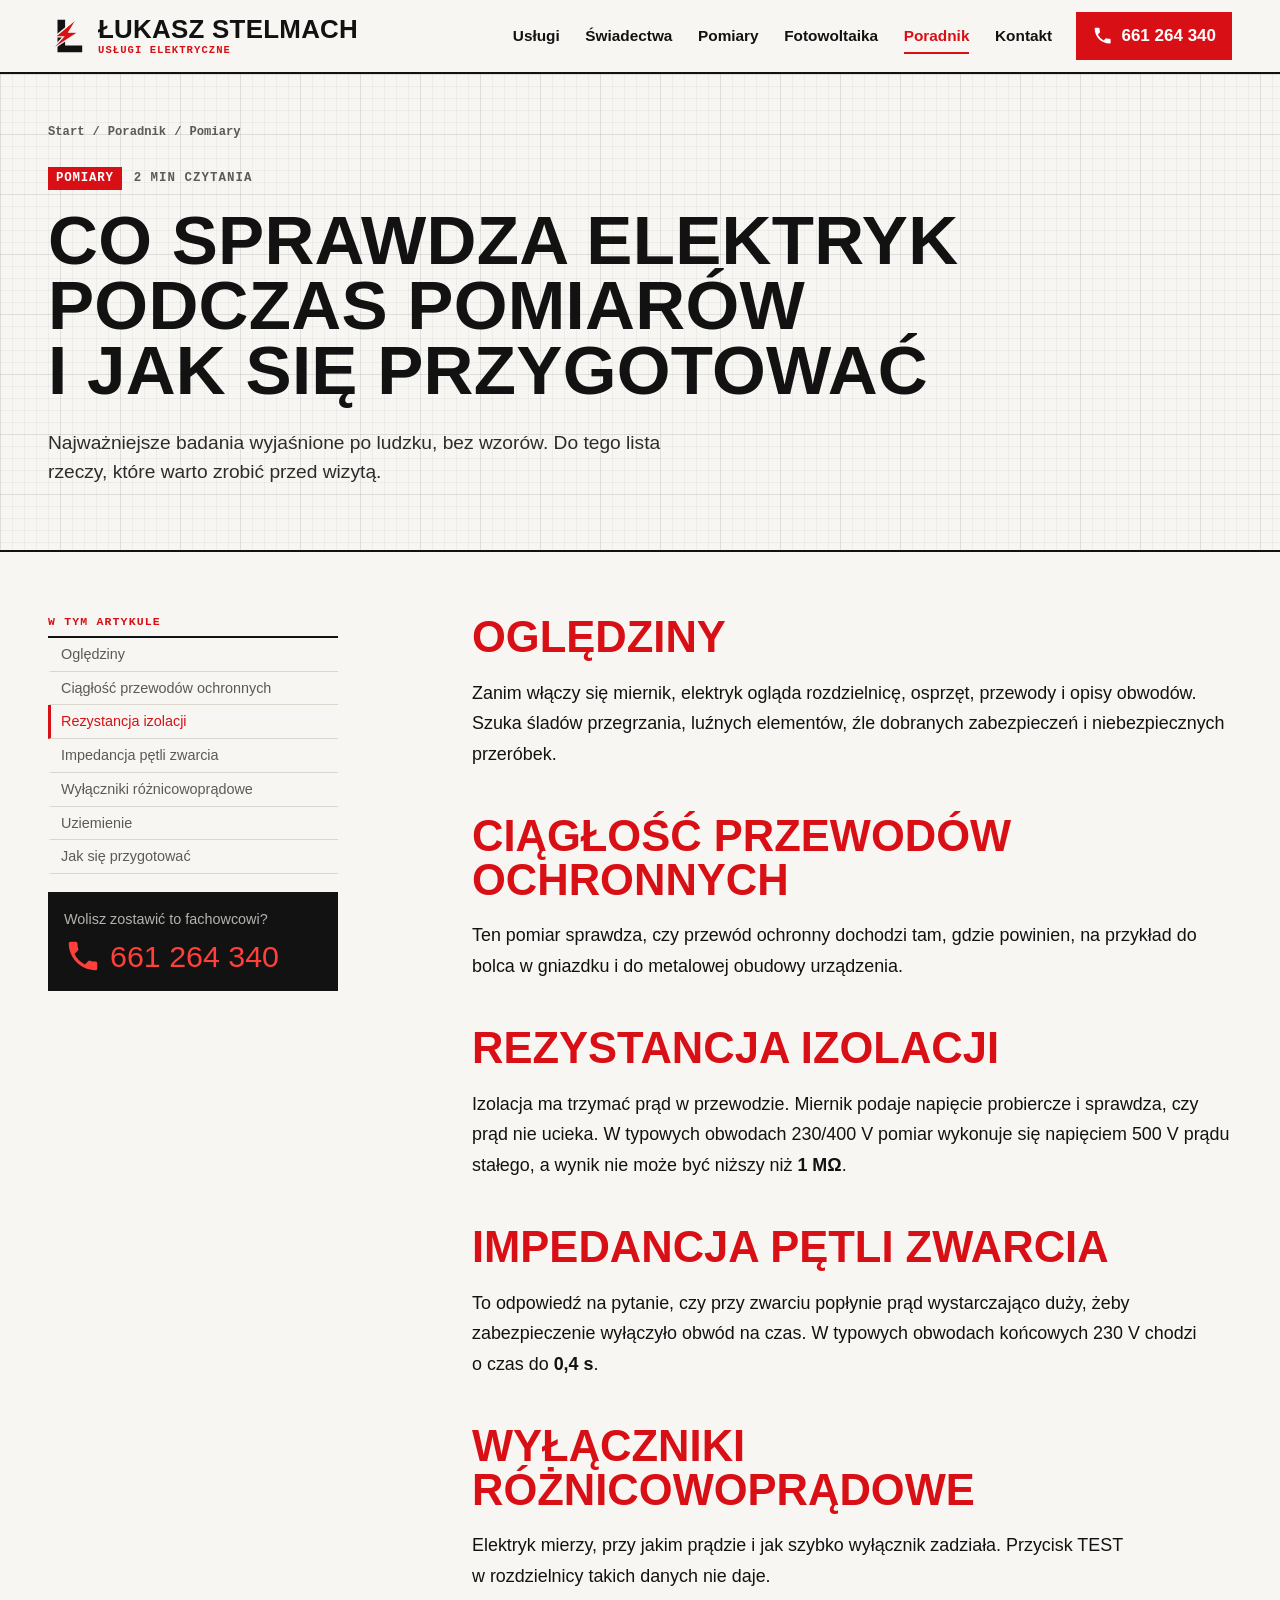
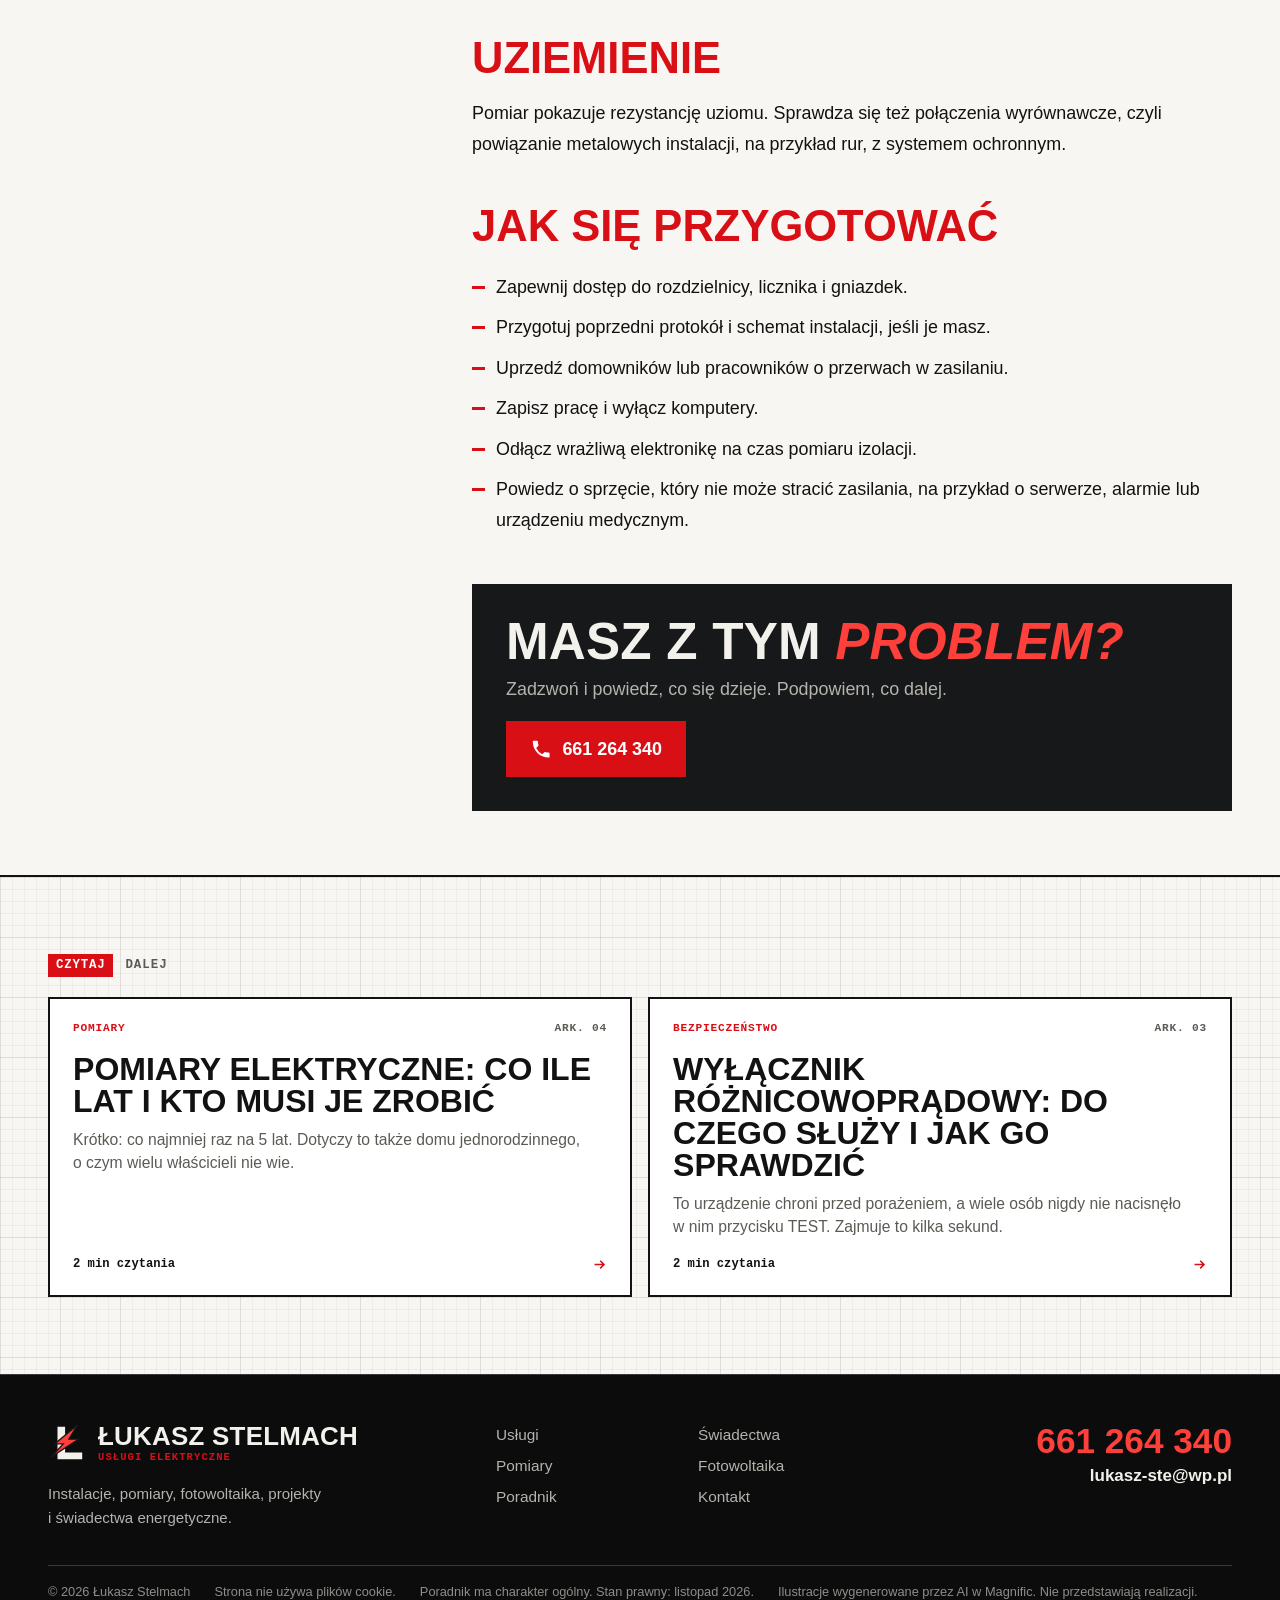
<file: poradnik/co-sprawdza-elektryk-podczas-pomiarow.html>
<!DOCTYPE html>
<html lang="pl" class="ai-foto">
<head>
<meta charset="utf-8">
<meta name="viewport" content="width=device-width, initial-scale=1">
<title>Co sprawdza elektryk podczas pomiarów i jak się przygotować | Łukasz Stelmach</title>
<meta name="description" content="Najważniejsze badania wyjaśnione po ludzku, bez wzorów. Do tego lista rzeczy, które warto zrobić przed wizytą.">
<meta name="robots" content="noindex, nofollow">
<meta name="theme-color" content="#121212">
<meta property="og:type" content="website">
<meta property="og:locale" content="pl_PL">
<meta property="og:title" content="Co sprawdza elektryk podczas pomiarów i jak się przygotować | Łukasz Stelmach">
<meta property="og:description" content="Najważniejsze badania wyjaśnione po ludzku, bez wzorów. Do tego lista rzeczy, które warto zrobić przed wizytą.">
<link rel="icon" href="../assets/favicon.svg" type="image/svg+xml">
<link rel="stylesheet" href="../assets/style.css?v=b3abf394">
<script>document.documentElement.classList.add("js")</script>
<script type="application/ld+json">{"@context": "https://schema.org", "@type": "Article", "headline": "Co sprawdza elektryk podczas pomiarów i jak się przygotować", "description": "Najważniejsze badania wyjaśnione po ludzku, bez wzorów. Do tego lista rzeczy, które warto zrobić przed wizytą.", "inLanguage": "pl", "author": {"@type": "Person", "name": "Łukasz Stelmach"}, "dateModified": "2026-11-22"}</script>
</head>
<body data-base="../">
<div class="progress" aria-hidden="true"><i></i></div><a class="skip" href="#tresc">Przejdź do treści</a>
<header class="top">
  <div class="wrap top-in">
    <a class="brand" href="../index.html" aria-label="Łukasz Stelmach, strona główna"><svg class="mark" viewBox="0 0 40 40" aria-hidden="true"><path fill="currentColor" d="M10 3h8v27h18v7H10z"/><path class="mark-bolt" d="M31 1 7 21h9L3 35l29-19h-10z"/></svg><span><b>Łukasz Stelmach</b><small>Usługi elektryczne</small></span></a>
    <nav class="nav" id="menu" aria-label="Główne menu"><a href="../index.html#uslugi">Usługi</a><a href="../index.html#swiadectwa">Świadectwa</a><a href="../index.html#pomiary">Pomiary</a><a href="../index.html#fotowoltaika">Fotowoltaika</a><a href="../poradnik/index.html" aria-current=page>Poradnik</a><a href="../index.html#kontakt">Kontakt</a></nav>
    <a class="top-call" href="tel:+48661264340"><svg class="ic" viewBox="0 0 24 24" aria-hidden="true"><path fill="currentColor" d="M6.6 10.8a15 15 0 0 0 6.6 6.6l2.2-2.2a1 1 0 0 1 1-.25c1.1.37 2.3.57 3.6.57a1 1 0 0 1 1 1V20a1 1 0 0 1-1 1C10.6 21 3 13.4 3 4a1 1 0 0 1 1-1h3.5a1 1 0 0 1 1 1c0 1.25.2 2.45.57 3.6a1 1 0 0 1-.25 1z"/></svg><span>661 264 340</span></a>
    <button class="burger" type="button" aria-expanded="false" aria-controls="menu" aria-label="Otwórz menu"><i></i><i></i></button>
  </div>
</header>
<main id="tresc">
<article>
<header class="ahero paper">
  <div class="wrap">
    <nav class="crumbs" aria-label="Okruszki"><a href="../index.html">Start</a><span>/</span><a href="index.html">Poradnik</a><span>/</span><span>Pomiary</span></nav>
    <div class="ahero-solo">
      <div>
        <p class="lab"><span>Pomiary</span>2 min czytania</p>
        <h1 class="d">Co sprawdza elektryk podczas pomiarów i jak się przygotować</h1>
        <p class="hero-lead">Najważniejsze badania wyjaśnione po ludzku, bez wzorów. Do tego lista rzeczy, które warto zrobić przed wizytą.</p>
        <p class="ameta"></p>
      </div>
      
    </div>
  </div>
</header>
<div class="wrap alayout">
  <aside class="aside">
    <nav class="toc" aria-label="Spis treści"><p>W tym artykule</p><ol><li><a href="#ogledziny">Oględziny</a></li><li><a href="#ciaglosc-przewodow-ochronnych">Ciągłość przewodów ochronnych</a></li><li><a href="#rezystancja-izolacji">Rezystancja izolacji</a></li><li><a href="#impedancja-petli-zwarcia">Impedancja pętli zwarcia</a></li><li><a href="#wylaczniki-roznicowopradowe">Wyłączniki różnicowoprądowe</a></li><li><a href="#uziemienie">Uziemienie</a></li><li><a href="#jak-sie-przygotowac">Jak się przygotować</a></li></ol></nav>
    <div class="acall"><p>Wolisz zostawić to fachowcowi?</p><a href="tel:+48661264340"><svg class="ic" viewBox="0 0 24 24" aria-hidden="true"><path fill="currentColor" d="M6.6 10.8a15 15 0 0 0 6.6 6.6l2.2-2.2a1 1 0 0 1 1-.25c1.1.37 2.3.57 3.6.57a1 1 0 0 1 1 1V20a1 1 0 0 1-1 1C10.6 21 3 13.4 3 4a1 1 0 0 1 1-1h3.5a1 1 0 0 1 1 1c0 1.25.2 2.45.57 3.6a1 1 0 0 1-.25 1z"/></svg>661 264 340</a></div>
  </aside>
  <div class="prose">
    
<h2 id="ogledziny">Oględziny</h2>
<p>Zanim włączy się miernik, elektryk ogląda rozdzielnicę, osprzęt, przewody i opisy obwodów. Szuka śladów przegrzania, luźnych elementów, źle dobranych zabezpieczeń i niebezpiecznych przeróbek.</p>
<h2 id="ciaglosc-przewodow-ochronnych">Ciągłość przewodów ochronnych</h2>
<p>Ten pomiar sprawdza, czy przewód ochronny dochodzi tam, gdzie powinien, na przykład do bolca w gniazdku i do metalowej obudowy urządzenia.</p>
<h2 id="rezystancja-izolacji">Rezystancja izolacji</h2>
<p>Izolacja ma trzymać prąd w przewodzie. Miernik podaje napięcie probiercze i sprawdza, czy prąd nie ucieka. W typowych obwodach 230/400 V pomiar wykonuje się napięciem 500 V prądu stałego, a wynik nie może być niższy niż <strong>1 MΩ</strong>.</p>
<h2 id="impedancja-petli-zwarcia">Impedancja pętli zwarcia</h2>
<p>To odpowiedź na pytanie, czy przy zwarciu popłynie prąd wystarczająco duży, żeby zabezpieczenie wyłączyło obwód na czas. W typowych obwodach końcowych 230 V chodzi o czas do <strong>0,4 s</strong>.</p>
<h2 id="wylaczniki-roznicowopradowe">Wyłączniki różnicowoprądowe</h2>
<p>Elektryk mierzy, przy jakim prądzie i jak szybko wyłącznik zadziała. Przycisk TEST w rozdzielnicy takich danych nie daje.</p>
<h2 id="uziemienie">Uziemienie</h2>
<p>Pomiar pokazuje rezystancję uziomu. Sprawdza się też połączenia wyrównawcze, czyli powiązanie metalowych instalacji, na przykład rur, z systemem ochronnym.</p>
<h2 id="jak-sie-przygotowac">Jak się przygotować</h2>
<ul>
<li>Zapewnij dostęp do rozdzielnicy, licznika i gniazdek.</li>
<li>Przygotuj poprzedni protokół i schemat instalacji, jeśli je masz.</li>
<li>Uprzedź domowników lub pracowników o przerwach w zasilaniu.</li>
<li>Zapisz pracę i wyłącz komputery.</li>
<li>Odłącz wrażliwą elektronikę na czas pomiaru izolacji.</li>
<li>Powiedz o sprzęcie, który nie może stracić zasilania, na przykład o serwerze, alarmie lub urządzeniu medycznym.</li>
</ul>

    
    <aside class="acta"><b class="d">Masz z tym <em>problem?</em></b><p>Zadzwoń i powiedz, co się dzieje. Podpowiem, co dalej.</p><a class="btn btn-red " href="tel:+48661264340"><svg class="ic" viewBox="0 0 24 24" aria-hidden="true"><path fill="currentColor" d="M6.6 10.8a15 15 0 0 0 6.6 6.6l2.2-2.2a1 1 0 0 1 1-.25c1.1.37 2.3.57 3.6.57a1 1 0 0 1 1 1V20a1 1 0 0 1-1 1C10.6 21 3 13.4 3 4a1 1 0 0 1 1-1h3.5a1 1 0 0 1 1 1c0 1.25.2 2.45.57 3.6a1 1 0 0 1-.25 1z"/></svg><span>661 264 340</span></a></aside>
  </div>
</div>
</article>
<section class="sec paper more">
  <div class="wrap">
    <p class="lab"><span>CZYTAJ</span>dalej</p>
    <div class="acards acards-2"><a class="acard" href="../poradnik/pomiary-elektryczne-co-ile-lat.html" data-cat="Pomiary" data-text="pomiary elektryczne: co ile lat i kto musi je zrobić krótko: co najmniej raz na 5 lat. dotyczy to także domu jednorodzinnego, o czym wielu właścicieli nie wie. pomiary"><span class="acard-body"><span class="acard-top"><span>Pomiary</span><span>ARK. 04</span></span><b>Pomiary elektryczne: co ile lat i kto musi je zrobić</b><span class="acard-lead">Krótko: co najmniej raz na 5 lat. Dotyczy to także domu jednorodzinnego, o czym wielu właścicieli nie wie.</span><span class="acard-go">2 min czytania <svg class="ic" viewBox="0 0 24 24" aria-hidden="true"><path fill="none" stroke="currentColor" stroke-width="2.4" d="M4 12h15M13 6l6 6-6 6"/></svg></span></span></a><a class="acard" href="../poradnik/wylacznik-roznicowopradowy-test.html" data-cat="Bezpieczeństwo" data-text="wyłącznik różnicowoprądowy: do czego służy i jak go sprawdzić to urządzenie chroni przed porażeniem, a wiele osób nigdy nie nacisnęło w nim przycisku test. zajmuje to kilka sekund. bezpieczeństwo"><span class="acard-body"><span class="acard-top"><span>Bezpieczeństwo</span><span>ARK. 03</span></span><b>Wyłącznik różnicowoprądowy: do czego służy i jak go sprawdzić</b><span class="acard-lead">To urządzenie chroni przed porażeniem, a wiele osób nigdy nie nacisnęło w nim przycisku TEST. Zajmuje to kilka sekund.</span><span class="acard-go">2 min czytania <svg class="ic" viewBox="0 0 24 24" aria-hidden="true"><path fill="none" stroke="currentColor" stroke-width="2.4" d="M4 12h15M13 6l6 6-6 6"/></svg></span></span></a></div>
  </div>
</section>
</main>
<footer class="foot">
  <div class="wrap foot-grid">
    <div><a class="brand" href="../index.html"><svg class="mark" viewBox="0 0 40 40" aria-hidden="true"><path fill="currentColor" d="M10 3h8v27h18v7H10z"/><path class="mark-bolt" d="M31 1 7 21h9L3 35l29-19h-10z"/></svg><span><b>Łukasz Stelmach</b><small>Usługi elektryczne</small></span></a>
      <p>Instalacje, pomiary, fotowoltaika, projekty i świadectwa energetyczne.</p></div>
    <nav aria-label="Stopka"><a href="../index.html#uslugi">Usługi</a><a href="../index.html#swiadectwa">Świadectwa</a><a href="../index.html#pomiary">Pomiary</a><a href="../index.html#fotowoltaika">Fotowoltaika</a><a href="../poradnik/index.html">Poradnik</a><a href="../index.html#kontakt">Kontakt</a></nav>
    <div class="foot-contact"><a href="tel:+48661264340">661 264 340</a><a href="mailto:lukasz-ste@wp.pl">lukasz-ste@wp.pl</a></div>
  </div>
  <div class="wrap foot-note"><span>© 2026 Łukasz Stelmach</span><span>Strona nie używa plików cookie.</span><span>Poradnik ma charakter ogólny. Stan prawny: listopad 2026.</span><span>Ilustracje wygenerowane przez AI w Magnific. Nie przedstawiają realizacji.</span></div>
</footer>
<div class="callbar"><a href="tel:+48661264340"><svg class="ic" viewBox="0 0 24 24" aria-hidden="true"><path fill="currentColor" d="M6.6 10.8a15 15 0 0 0 6.6 6.6l2.2-2.2a1 1 0 0 1 1-.25c1.1.37 2.3.57 3.6.57a1 1 0 0 1 1 1V20a1 1 0 0 1-1 1C10.6 21 3 13.4 3 4a1 1 0 0 1 1-1h3.5a1 1 0 0 1 1 1c0 1.25.2 2.45.57 3.6a1 1 0 0 1-.25 1z"/></svg>Zadzwoń</a><a href="mailto:lukasz-ste@wp.pl"><svg class="ic" viewBox="0 0 24 24" aria-hidden="true"><path fill="none" stroke="currentColor" stroke-width="2" d="M3 6h18v12H3zM3 7l9 7 9-7"/></svg>Napisz</a></div>
<script src="../assets/main.js?v=7add81e6" defer></script>
</body>
</html>
</file>
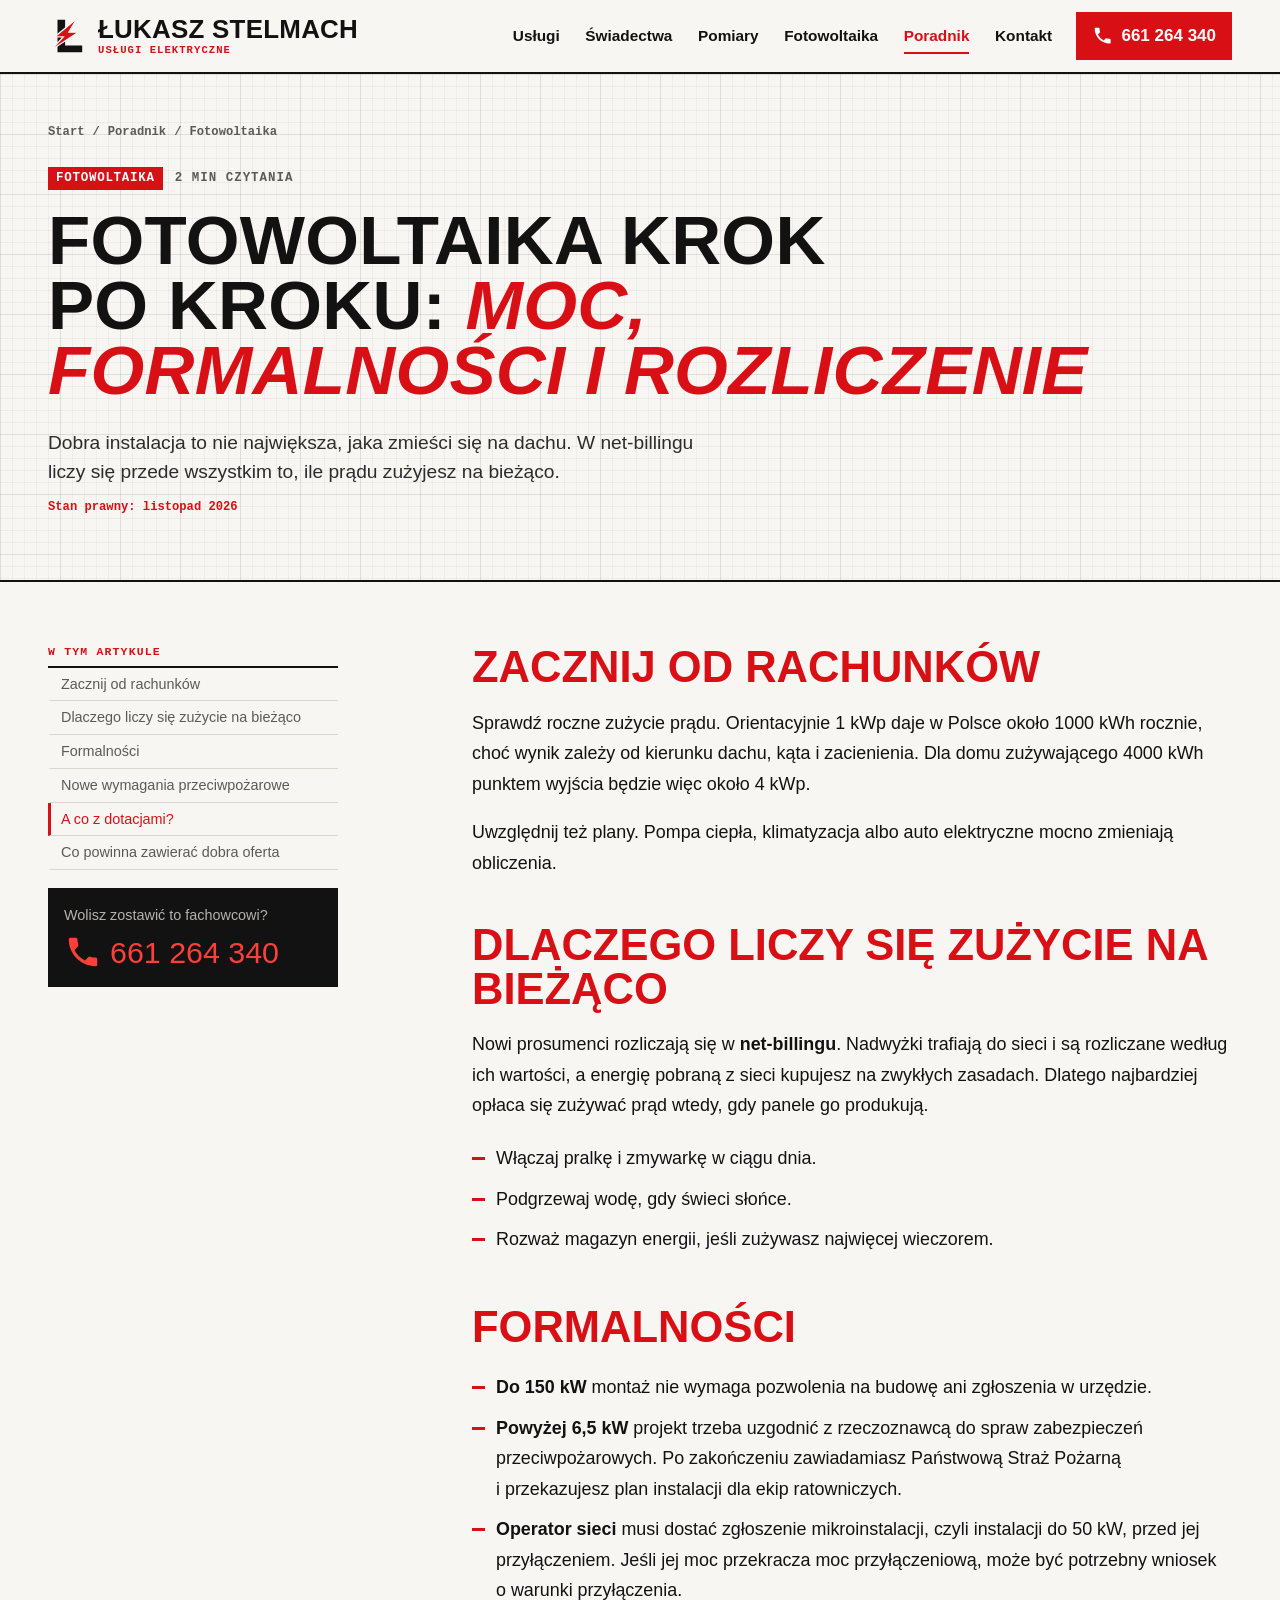
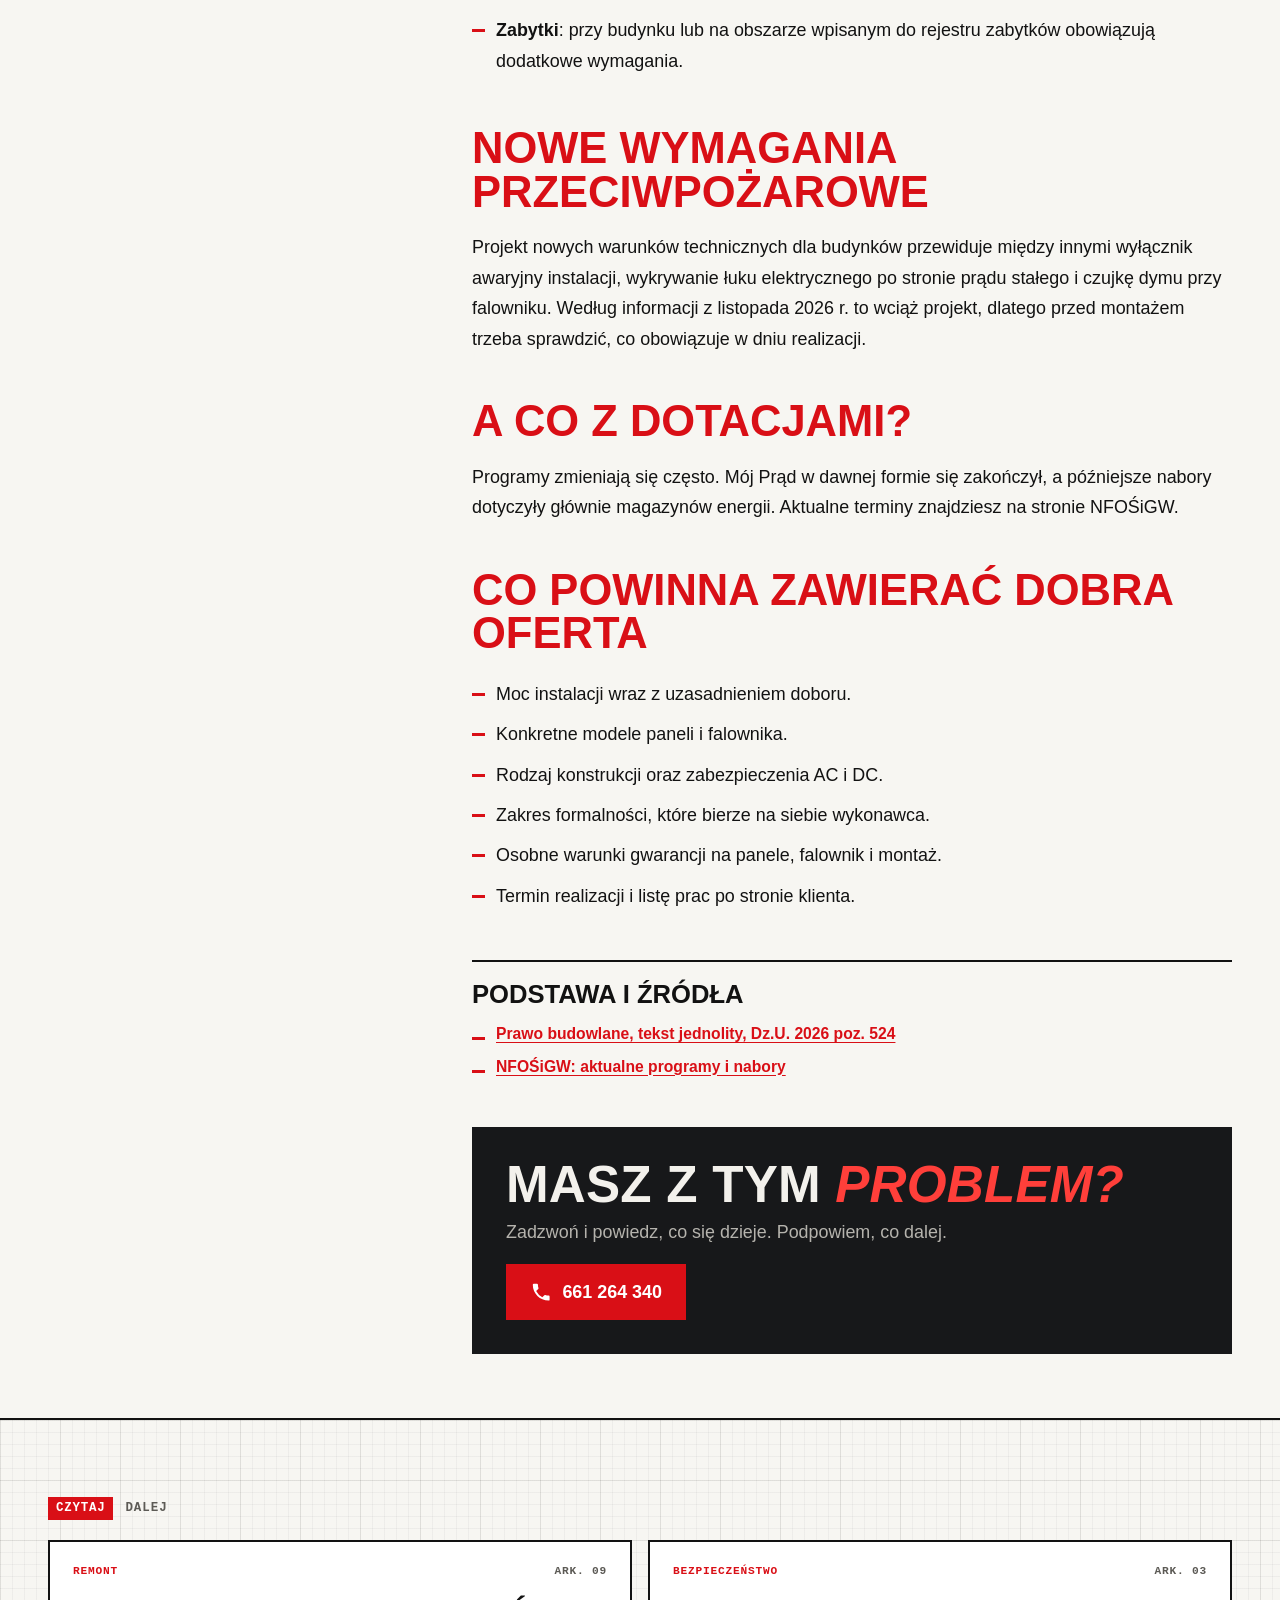
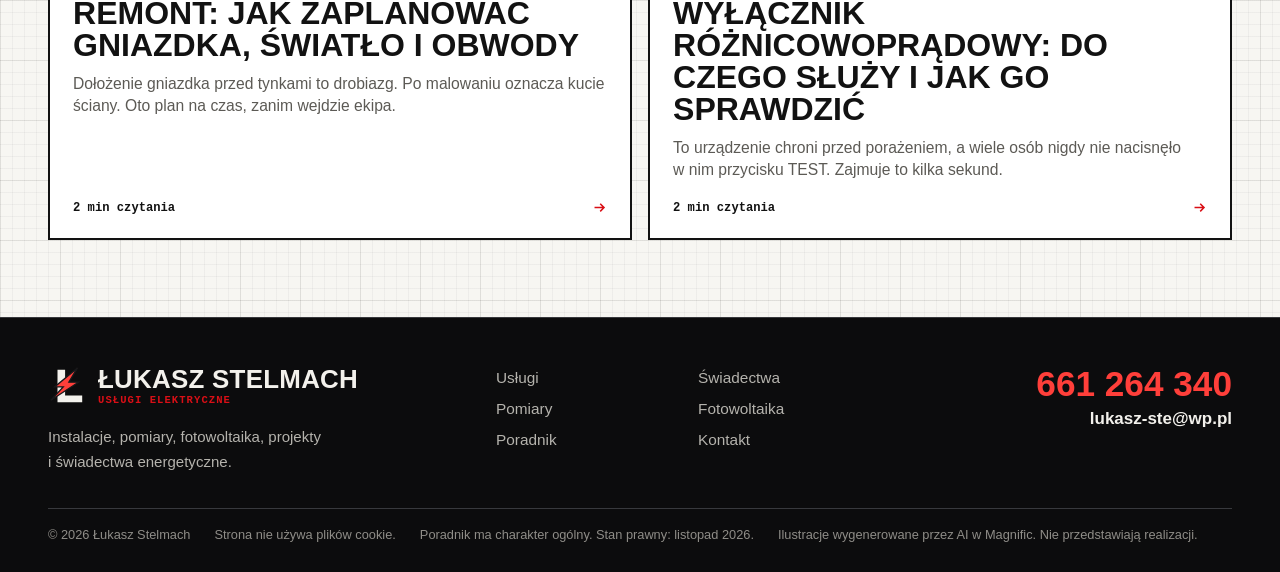
<file: poradnik/fotowoltaika-krok-po-kroku.html>
<!DOCTYPE html>
<html lang="pl" class="ai-foto">
<head>
<meta charset="utf-8">
<meta name="viewport" content="width=device-width, initial-scale=1">
<title>Fotowoltaika krok po kroku: moc, formalności i rozliczenie | Łukasz Stelmach</title>
<meta name="description" content="Dobra instalacja to nie największa, jaka zmieści się na dachu. W net-billingu liczy się przede wszystkim to, ile prądu zużyjesz na bieżąco.">
<meta name="robots" content="noindex, nofollow">
<meta name="theme-color" content="#121212">
<meta property="og:type" content="website">
<meta property="og:locale" content="pl_PL">
<meta property="og:title" content="Fotowoltaika krok po kroku: moc, formalności i rozliczenie | Łukasz Stelmach">
<meta property="og:description" content="Dobra instalacja to nie największa, jaka zmieści się na dachu. W net-billingu liczy się przede wszystkim to, ile prądu zużyjesz na bieżąco.">
<link rel="icon" href="../assets/favicon.svg" type="image/svg+xml">
<link rel="stylesheet" href="../assets/style.css?v=b3abf394">
<script>document.documentElement.classList.add("js")</script>
<script type="application/ld+json">{"@context": "https://schema.org", "@type": "Article", "headline": "Fotowoltaika krok po kroku: moc, formalności i rozliczenie", "description": "Dobra instalacja to nie największa, jaka zmieści się na dachu. W net-billingu liczy się przede wszystkim to, ile prądu zużyjesz na bieżąco.", "inLanguage": "pl", "author": {"@type": "Person", "name": "Łukasz Stelmach"}, "dateModified": "2026-11-22"}</script>
</head>
<body data-base="../">
<div class="progress" aria-hidden="true"><i></i></div><a class="skip" href="#tresc">Przejdź do treści</a>
<header class="top">
  <div class="wrap top-in">
    <a class="brand" href="../index.html" aria-label="Łukasz Stelmach, strona główna"><svg class="mark" viewBox="0 0 40 40" aria-hidden="true"><path fill="currentColor" d="M10 3h8v27h18v7H10z"/><path class="mark-bolt" d="M31 1 7 21h9L3 35l29-19h-10z"/></svg><span><b>Łukasz Stelmach</b><small>Usługi elektryczne</small></span></a>
    <nav class="nav" id="menu" aria-label="Główne menu"><a href="../index.html#uslugi">Usługi</a><a href="../index.html#swiadectwa">Świadectwa</a><a href="../index.html#pomiary">Pomiary</a><a href="../index.html#fotowoltaika">Fotowoltaika</a><a href="../poradnik/index.html" aria-current=page>Poradnik</a><a href="../index.html#kontakt">Kontakt</a></nav>
    <a class="top-call" href="tel:+48661264340"><svg class="ic" viewBox="0 0 24 24" aria-hidden="true"><path fill="currentColor" d="M6.6 10.8a15 15 0 0 0 6.6 6.6l2.2-2.2a1 1 0 0 1 1-.25c1.1.37 2.3.57 3.6.57a1 1 0 0 1 1 1V20a1 1 0 0 1-1 1C10.6 21 3 13.4 3 4a1 1 0 0 1 1-1h3.5a1 1 0 0 1 1 1c0 1.25.2 2.45.57 3.6a1 1 0 0 1-.25 1z"/></svg><span>661 264 340</span></a>
    <button class="burger" type="button" aria-expanded="false" aria-controls="menu" aria-label="Otwórz menu"><i></i><i></i></button>
  </div>
</header>
<main id="tresc">
<article>
<header class="ahero paper">
  <div class="wrap">
    <nav class="crumbs" aria-label="Okruszki"><a href="../index.html">Start</a><span>/</span><a href="index.html">Poradnik</a><span>/</span><span>Fotowoltaika</span></nav>
    <div class="ahero-solo">
      <div>
        <p class="lab"><span>Fotowoltaika</span>2 min czytania</p>
        <h1 class="d">Fotowoltaika krok po kroku: <em>moc, formalności i rozliczenie</em></h1>
        <p class="hero-lead">Dobra instalacja to nie największa, jaka zmieści się na dachu. W net-billingu liczy się przede wszystkim to, ile prądu zużyjesz na bieżąco.</p>
        <p class="ameta"><span>Stan prawny: listopad 2026</span></p>
      </div>
      
    </div>
  </div>
</header>
<div class="wrap alayout">
  <aside class="aside">
    <nav class="toc" aria-label="Spis treści"><p>W tym artykule</p><ol><li><a href="#zacznij-od-rachunkow">Zacznij od rachunków</a></li><li><a href="#dlaczego-liczy-sie-zuzycie-na-biezaco">Dlaczego liczy się zużycie na bieżąco</a></li><li><a href="#formalnosci">Formalności</a></li><li><a href="#nowe-wymagania-przeciwpozarowe">Nowe wymagania przeciwpożarowe</a></li><li><a href="#a-co-z-dotacjami">A co z dotacjami?</a></li><li><a href="#co-powinna-zawierac-dobra-oferta">Co powinna zawierać dobra oferta</a></li></ol></nav>
    <div class="acall"><p>Wolisz zostawić to fachowcowi?</p><a href="tel:+48661264340"><svg class="ic" viewBox="0 0 24 24" aria-hidden="true"><path fill="currentColor" d="M6.6 10.8a15 15 0 0 0 6.6 6.6l2.2-2.2a1 1 0 0 1 1-.25c1.1.37 2.3.57 3.6.57a1 1 0 0 1 1 1V20a1 1 0 0 1-1 1C10.6 21 3 13.4 3 4a1 1 0 0 1 1-1h3.5a1 1 0 0 1 1 1c0 1.25.2 2.45.57 3.6a1 1 0 0 1-.25 1z"/></svg>661 264 340</a></div>
  </aside>
  <div class="prose">
    
<h2 id="zacznij-od-rachunkow">Zacznij od rachunków</h2>
<p>Sprawdź roczne zużycie prądu. Orientacyjnie 1 kWp daje w Polsce około 1000 kWh rocznie, choć wynik zależy od kierunku dachu, kąta i zacienienia. Dla domu zużywającego 4000 kWh punktem wyjścia będzie więc około 4 kWp.</p>
<p>Uwzględnij też plany. Pompa ciepła, klimatyzacja albo auto elektryczne mocno zmieniają obliczenia.</p>
<h2 id="dlaczego-liczy-sie-zuzycie-na-biezaco">Dlaczego liczy się zużycie na bieżąco</h2>
<p>Nowi prosumenci rozliczają się w <strong>net-billingu</strong>. Nadwyżki trafiają do sieci i są rozliczane według ich wartości, a energię pobraną z sieci kupujesz na zwykłych zasadach. Dlatego najbardziej opłaca się zużywać prąd wtedy, gdy panele go produkują.</p>
<ul>
<li>Włączaj pralkę i zmywarkę w ciągu dnia.</li>
<li>Podgrzewaj wodę, gdy świeci słońce.</li>
<li>Rozważ magazyn energii, jeśli zużywasz najwięcej wieczorem.</li>
</ul>
<h2 id="formalnosci">Formalności</h2>
<ul>
<li><strong>Do 150 kW</strong> montaż nie wymaga pozwolenia na budowę ani zgłoszenia w urzędzie.</li>
<li><strong>Powyżej 6,5 kW</strong> projekt trzeba uzgodnić z rzeczoznawcą do spraw zabezpieczeń przeciwpożarowych. Po zakończeniu zawiadamiasz Państwową Straż Pożarną i przekazujesz plan instalacji dla ekip ratowniczych.</li>
<li><strong>Operator sieci</strong> musi dostać zgłoszenie mikroinstalacji, czyli instalacji do 50 kW, przed jej przyłączeniem. Jeśli jej moc przekracza moc przyłączeniową, może być potrzebny wniosek o warunki przyłączenia.</li>
<li><strong>Zabytki</strong>: przy budynku lub na obszarze wpisanym do rejestru zabytków obowiązują dodatkowe wymagania.</li>
</ul>
<h2 id="nowe-wymagania-przeciwpozarowe">Nowe wymagania przeciwpożarowe</h2>
<p>Projekt nowych warunków technicznych dla budynków przewiduje między innymi wyłącznik awaryjny instalacji, wykrywanie łuku elektrycznego po stronie prądu stałego i czujkę dymu przy falowniku. Według informacji z listopada 2026 r. to wciąż projekt, dlatego przed montażem trzeba sprawdzić, co obowiązuje w dniu realizacji.</p>
<h2 id="a-co-z-dotacjami">A co z dotacjami?</h2>
<p>Programy zmieniają się często. Mój Prąd w dawnej formie się zakończył, a późniejsze nabory dotyczyły głównie magazynów energii. Aktualne terminy znajdziesz na stronie NFOŚiGW.</p>
<h2 id="co-powinna-zawierac-dobra-oferta">Co powinna zawierać dobra oferta</h2>
<ul>
<li>Moc instalacji wraz z uzasadnieniem doboru.</li>
<li>Konkretne modele paneli i falownika.</li>
<li>Rodzaj konstrukcji oraz zabezpieczenia AC i DC.</li>
<li>Zakres formalności, które bierze na siebie wykonawca.</li>
<li>Osobne warunki gwarancji na panele, falownik i montaż.</li>
<li>Termin realizacji i listę prac po stronie klienta.</li>
</ul>

    <section class="sources"><h2 class="plain">Podstawa i źródła</h2><ul><li><a href="https://eli.gov.pl/api/acts/DU/2026/524/text/T/D20260524L.pdf" rel="noopener" target="_blank">Prawo budowlane, tekst jednolity, Dz.U. 2026 poz. 524</a></li><li><a href="https://www.gov.pl/web/nfosigw" rel="noopener" target="_blank">NFOŚiGW: aktualne programy i nabory</a></li></ul></section>
    <aside class="acta"><b class="d">Masz z tym <em>problem?</em></b><p>Zadzwoń i powiedz, co się dzieje. Podpowiem, co dalej.</p><a class="btn btn-red " href="tel:+48661264340"><svg class="ic" viewBox="0 0 24 24" aria-hidden="true"><path fill="currentColor" d="M6.6 10.8a15 15 0 0 0 6.6 6.6l2.2-2.2a1 1 0 0 1 1-.25c1.1.37 2.3.57 3.6.57a1 1 0 0 1 1 1V20a1 1 0 0 1-1 1C10.6 21 3 13.4 3 4a1 1 0 0 1 1-1h3.5a1 1 0 0 1 1 1c0 1.25.2 2.45.57 3.6a1 1 0 0 1-.25 1z"/></svg><span>661 264 340</span></a></aside>
  </div>
</div>
</article>
<section class="sec paper more">
  <div class="wrap">
    <p class="lab"><span>CZYTAJ</span>dalej</p>
    <div class="acards acards-2"><a class="acard" href="../poradnik/remont-gniazdka-swiatlo-obwody.html" data-cat="Remont" data-text="remont: jak zaplanować gniazdka, światło i obwody dołożenie gniazdka przed tynkami to drobiazg. po malowaniu oznacza kucie ściany. oto plan na czas, zanim wejdzie ekipa. remont"><span class="acard-body"><span class="acard-top"><span>Remont</span><span>ARK. 09</span></span><b>Remont: jak zaplanować gniazdka, światło i obwody</b><span class="acard-lead">Dołożenie gniazdka przed tynkami to drobiazg. Po malowaniu oznacza kucie ściany. Oto plan na czas, zanim wejdzie ekipa.</span><span class="acard-go">2 min czytania <svg class="ic" viewBox="0 0 24 24" aria-hidden="true"><path fill="none" stroke="currentColor" stroke-width="2.4" d="M4 12h15M13 6l6 6-6 6"/></svg></span></span></a><a class="acard" href="../poradnik/wylacznik-roznicowopradowy-test.html" data-cat="Bezpieczeństwo" data-text="wyłącznik różnicowoprądowy: do czego służy i jak go sprawdzić to urządzenie chroni przed porażeniem, a wiele osób nigdy nie nacisnęło w nim przycisku test. zajmuje to kilka sekund. bezpieczeństwo"><span class="acard-body"><span class="acard-top"><span>Bezpieczeństwo</span><span>ARK. 03</span></span><b>Wyłącznik różnicowoprądowy: do czego służy i jak go sprawdzić</b><span class="acard-lead">To urządzenie chroni przed porażeniem, a wiele osób nigdy nie nacisnęło w nim przycisku TEST. Zajmuje to kilka sekund.</span><span class="acard-go">2 min czytania <svg class="ic" viewBox="0 0 24 24" aria-hidden="true"><path fill="none" stroke="currentColor" stroke-width="2.4" d="M4 12h15M13 6l6 6-6 6"/></svg></span></span></a></div>
  </div>
</section>
</main>
<footer class="foot">
  <div class="wrap foot-grid">
    <div><a class="brand" href="../index.html"><svg class="mark" viewBox="0 0 40 40" aria-hidden="true"><path fill="currentColor" d="M10 3h8v27h18v7H10z"/><path class="mark-bolt" d="M31 1 7 21h9L3 35l29-19h-10z"/></svg><span><b>Łukasz Stelmach</b><small>Usługi elektryczne</small></span></a>
      <p>Instalacje, pomiary, fotowoltaika, projekty i świadectwa energetyczne.</p></div>
    <nav aria-label="Stopka"><a href="../index.html#uslugi">Usługi</a><a href="../index.html#swiadectwa">Świadectwa</a><a href="../index.html#pomiary">Pomiary</a><a href="../index.html#fotowoltaika">Fotowoltaika</a><a href="../poradnik/index.html">Poradnik</a><a href="../index.html#kontakt">Kontakt</a></nav>
    <div class="foot-contact"><a href="tel:+48661264340">661 264 340</a><a href="mailto:lukasz-ste@wp.pl">lukasz-ste@wp.pl</a></div>
  </div>
  <div class="wrap foot-note"><span>© 2026 Łukasz Stelmach</span><span>Strona nie używa plików cookie.</span><span>Poradnik ma charakter ogólny. Stan prawny: listopad 2026.</span><span>Ilustracje wygenerowane przez AI w Magnific. Nie przedstawiają realizacji.</span></div>
</footer>
<div class="callbar"><a href="tel:+48661264340"><svg class="ic" viewBox="0 0 24 24" aria-hidden="true"><path fill="currentColor" d="M6.6 10.8a15 15 0 0 0 6.6 6.6l2.2-2.2a1 1 0 0 1 1-.25c1.1.37 2.3.57 3.6.57a1 1 0 0 1 1 1V20a1 1 0 0 1-1 1C10.6 21 3 13.4 3 4a1 1 0 0 1 1-1h3.5a1 1 0 0 1 1 1c0 1.25.2 2.45.57 3.6a1 1 0 0 1-.25 1z"/></svg>Zadzwoń</a><a href="mailto:lukasz-ste@wp.pl"><svg class="ic" viewBox="0 0 24 24" aria-hidden="true"><path fill="none" stroke="currentColor" stroke-width="2" d="M3 6h18v12H3zM3 7l9 7 9-7"/></svg>Napisz</a></div>
<script src="../assets/main.js?v=7add81e6" defer></script>
</body>
</html>
</file>
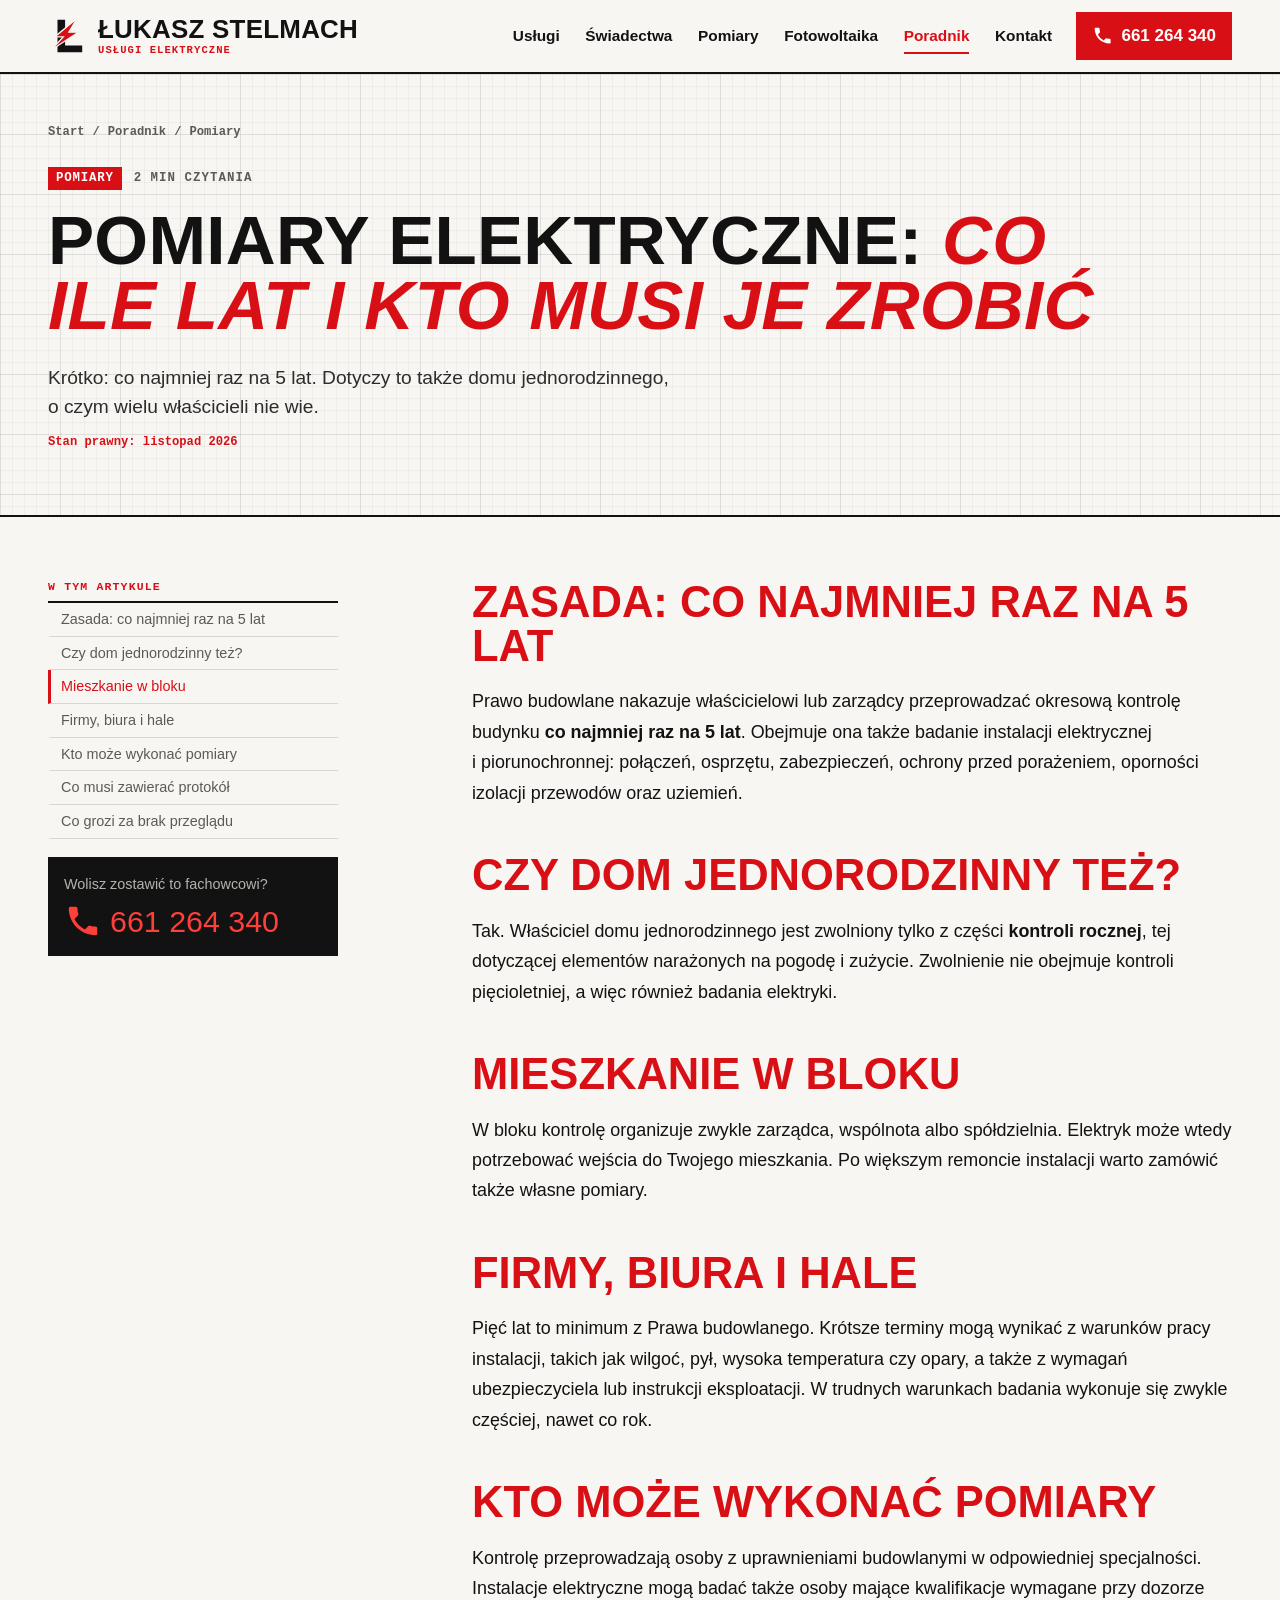
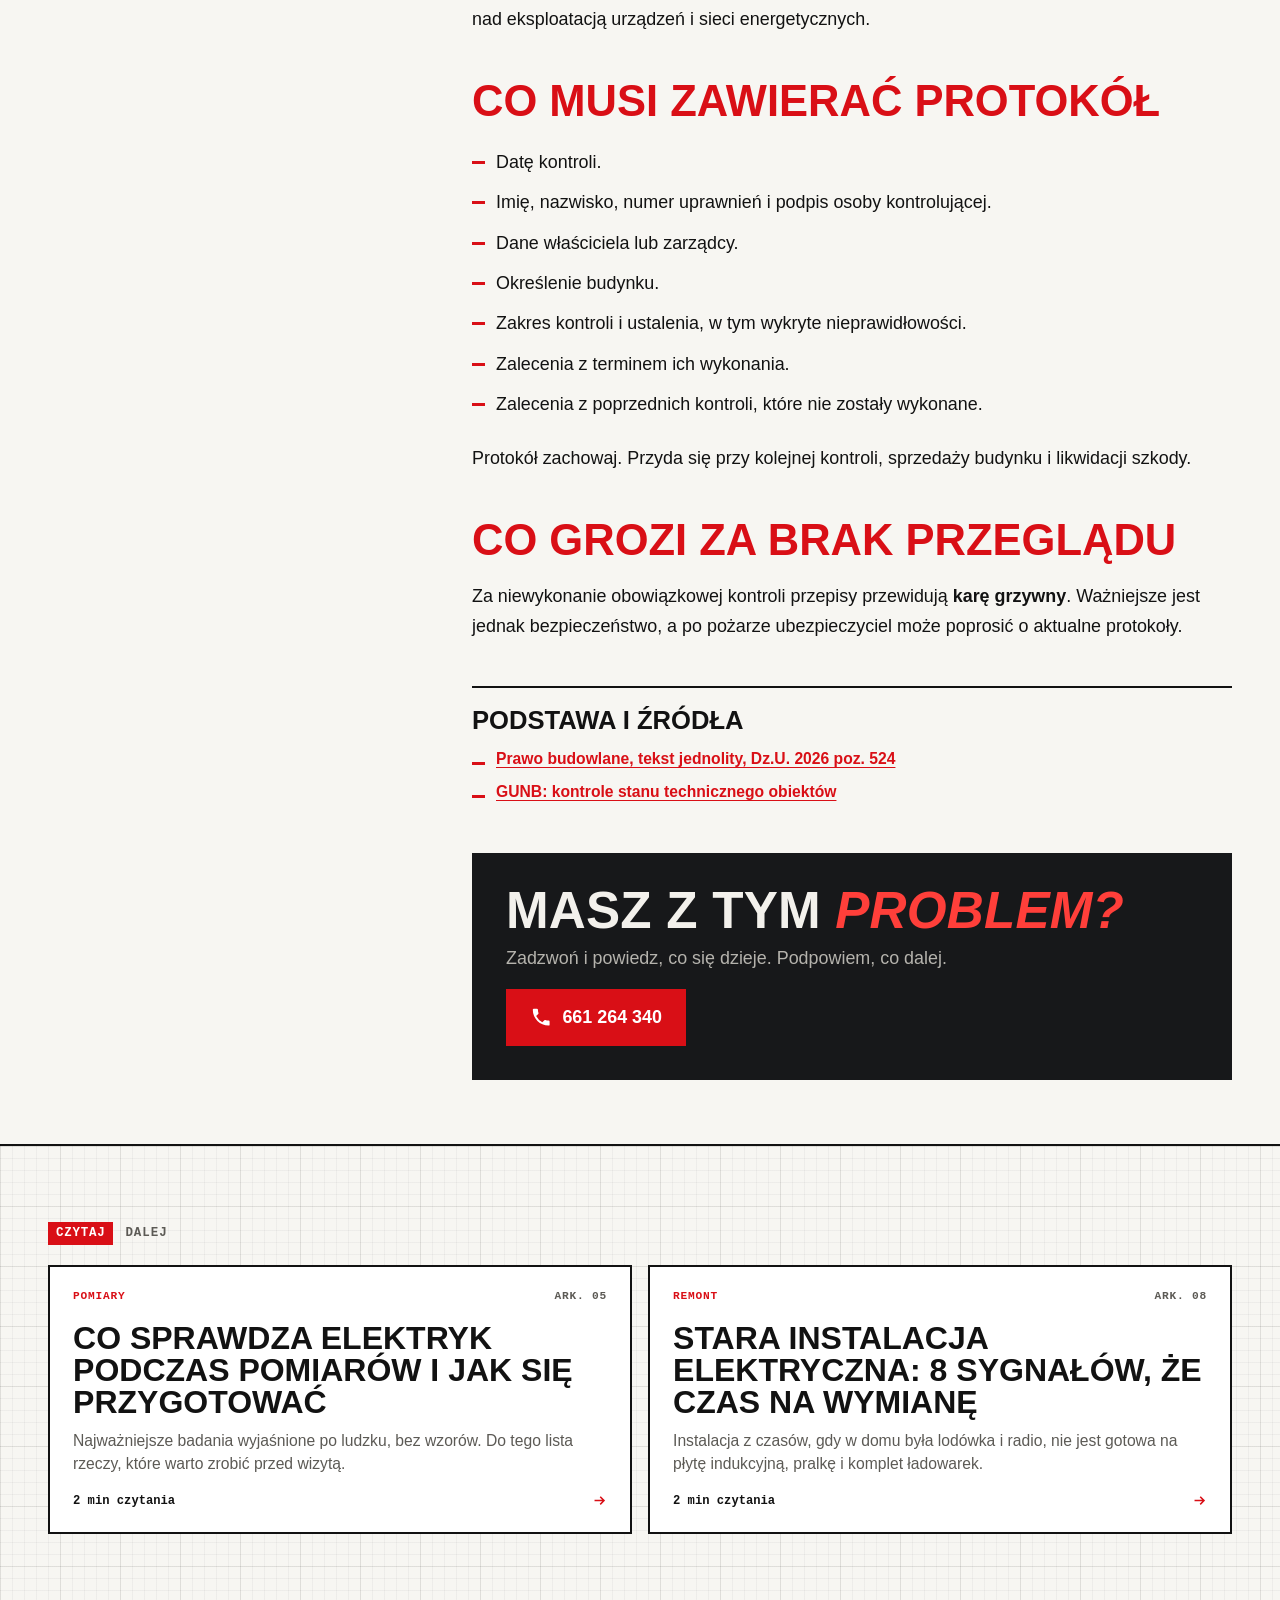
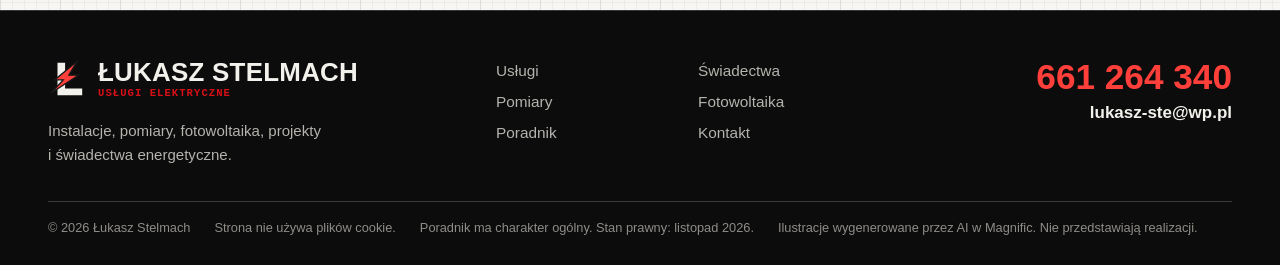
<file: poradnik/pomiary-elektryczne-co-ile-lat.html>
<!DOCTYPE html>
<html lang="pl" class="ai-foto">
<head>
<meta charset="utf-8">
<meta name="viewport" content="width=device-width, initial-scale=1">
<title>Pomiary elektryczne: co ile lat i kto musi je zrobić | Łukasz Stelmach</title>
<meta name="description" content="Krótko: co najmniej raz na 5 lat. Dotyczy to także domu jednorodzinnego, o czym wielu właścicieli nie wie.">
<meta name="robots" content="noindex, nofollow">
<meta name="theme-color" content="#121212">
<meta property="og:type" content="website">
<meta property="og:locale" content="pl_PL">
<meta property="og:title" content="Pomiary elektryczne: co ile lat i kto musi je zrobić | Łukasz Stelmach">
<meta property="og:description" content="Krótko: co najmniej raz na 5 lat. Dotyczy to także domu jednorodzinnego, o czym wielu właścicieli nie wie.">
<link rel="icon" href="../assets/favicon.svg" type="image/svg+xml">
<link rel="stylesheet" href="../assets/style.css?v=b3abf394">
<script>document.documentElement.classList.add("js")</script>
<script type="application/ld+json">{"@context": "https://schema.org", "@type": "Article", "headline": "Pomiary elektryczne: co ile lat i kto musi je zrobić", "description": "Krótko: co najmniej raz na 5 lat. Dotyczy to także domu jednorodzinnego, o czym wielu właścicieli nie wie.", "inLanguage": "pl", "author": {"@type": "Person", "name": "Łukasz Stelmach"}, "dateModified": "2026-11-22"}</script>
</head>
<body data-base="../">
<div class="progress" aria-hidden="true"><i></i></div><a class="skip" href="#tresc">Przejdź do treści</a>
<header class="top">
  <div class="wrap top-in">
    <a class="brand" href="../index.html" aria-label="Łukasz Stelmach, strona główna"><svg class="mark" viewBox="0 0 40 40" aria-hidden="true"><path fill="currentColor" d="M10 3h8v27h18v7H10z"/><path class="mark-bolt" d="M31 1 7 21h9L3 35l29-19h-10z"/></svg><span><b>Łukasz Stelmach</b><small>Usługi elektryczne</small></span></a>
    <nav class="nav" id="menu" aria-label="Główne menu"><a href="../index.html#uslugi">Usługi</a><a href="../index.html#swiadectwa">Świadectwa</a><a href="../index.html#pomiary">Pomiary</a><a href="../index.html#fotowoltaika">Fotowoltaika</a><a href="../poradnik/index.html" aria-current=page>Poradnik</a><a href="../index.html#kontakt">Kontakt</a></nav>
    <a class="top-call" href="tel:+48661264340"><svg class="ic" viewBox="0 0 24 24" aria-hidden="true"><path fill="currentColor" d="M6.6 10.8a15 15 0 0 0 6.6 6.6l2.2-2.2a1 1 0 0 1 1-.25c1.1.37 2.3.57 3.6.57a1 1 0 0 1 1 1V20a1 1 0 0 1-1 1C10.6 21 3 13.4 3 4a1 1 0 0 1 1-1h3.5a1 1 0 0 1 1 1c0 1.25.2 2.45.57 3.6a1 1 0 0 1-.25 1z"/></svg><span>661 264 340</span></a>
    <button class="burger" type="button" aria-expanded="false" aria-controls="menu" aria-label="Otwórz menu"><i></i><i></i></button>
  </div>
</header>
<main id="tresc">
<article>
<header class="ahero paper">
  <div class="wrap">
    <nav class="crumbs" aria-label="Okruszki"><a href="../index.html">Start</a><span>/</span><a href="index.html">Poradnik</a><span>/</span><span>Pomiary</span></nav>
    <div class="ahero-solo">
      <div>
        <p class="lab"><span>Pomiary</span>2 min czytania</p>
        <h1 class="d">Pomiary elektryczne: <em>co ile lat i kto musi je zrobić</em></h1>
        <p class="hero-lead">Krótko: co najmniej raz na 5 lat. Dotyczy to także domu jednorodzinnego, o czym wielu właścicieli nie wie.</p>
        <p class="ameta"><span>Stan prawny: listopad 2026</span></p>
      </div>
      
    </div>
  </div>
</header>
<div class="wrap alayout">
  <aside class="aside">
    <nav class="toc" aria-label="Spis treści"><p>W tym artykule</p><ol><li><a href="#zasada-co-najmniej-raz-na-5-lat">Zasada: co najmniej raz na 5 lat</a></li><li><a href="#czy-dom-jednorodzinny-tez">Czy dom jednorodzinny też?</a></li><li><a href="#mieszkanie-w-bloku">Mieszkanie w bloku</a></li><li><a href="#firmy-biura-i-hale">Firmy, biura i hale</a></li><li><a href="#kto-moze-wykonac-pomiary">Kto może wykonać pomiary</a></li><li><a href="#co-musi-zawierac-protokol">Co musi zawierać protokół</a></li><li><a href="#co-grozi-za-brak-przegladu">Co grozi za brak przeglądu</a></li></ol></nav>
    <div class="acall"><p>Wolisz zostawić to fachowcowi?</p><a href="tel:+48661264340"><svg class="ic" viewBox="0 0 24 24" aria-hidden="true"><path fill="currentColor" d="M6.6 10.8a15 15 0 0 0 6.6 6.6l2.2-2.2a1 1 0 0 1 1-.25c1.1.37 2.3.57 3.6.57a1 1 0 0 1 1 1V20a1 1 0 0 1-1 1C10.6 21 3 13.4 3 4a1 1 0 0 1 1-1h3.5a1 1 0 0 1 1 1c0 1.25.2 2.45.57 3.6a1 1 0 0 1-.25 1z"/></svg>661 264 340</a></div>
  </aside>
  <div class="prose">
    
<h2 id="zasada-co-najmniej-raz-na-5-lat">Zasada: co najmniej raz na 5 lat</h2>
<p>Prawo budowlane nakazuje właścicielowi lub zarządcy przeprowadzać okresową kontrolę budynku <strong>co najmniej raz na 5 lat</strong>. Obejmuje ona także badanie instalacji elektrycznej i piorunochronnej: połączeń, osprzętu, zabezpieczeń, ochrony przed porażeniem, oporności izolacji przewodów oraz uziemień.</p>
<h2 id="czy-dom-jednorodzinny-tez">Czy dom jednorodzinny też?</h2>
<p>Tak. Właściciel domu jednorodzinnego jest zwolniony tylko z części <strong>kontroli rocznej</strong>, tej dotyczącej elementów narażonych na pogodę i zużycie. Zwolnienie nie obejmuje kontroli pięcioletniej, a więc również badania elektryki.</p>
<h2 id="mieszkanie-w-bloku">Mieszkanie w bloku</h2>
<p>W bloku kontrolę organizuje zwykle zarządca, wspólnota albo spółdzielnia. Elektryk może wtedy potrzebować wejścia do Twojego mieszkania. Po większym remoncie instalacji warto zamówić także własne pomiary.</p>
<h2 id="firmy-biura-i-hale">Firmy, biura i hale</h2>
<p>Pięć lat to minimum z Prawa budowlanego. Krótsze terminy mogą wynikać z warunków pracy instalacji, takich jak wilgoć, pył, wysoka temperatura czy opary, a także z wymagań ubezpieczyciela lub instrukcji eksploatacji. W trudnych warunkach badania wykonuje się zwykle częściej, nawet co rok.</p>
<h2 id="kto-moze-wykonac-pomiary">Kto może wykonać pomiary</h2>
<p>Kontrolę przeprowadzają osoby z uprawnieniami budowlanymi w odpowiedniej specjalności. Instalacje elektryczne mogą badać także osoby mające kwalifikacje wymagane przy dozorze nad eksploatacją urządzeń i sieci energetycznych.</p>
<h2 id="co-musi-zawierac-protokol">Co musi zawierać protokół</h2>
<ul>
<li>Datę kontroli.</li>
<li>Imię, nazwisko, numer uprawnień i podpis osoby kontrolującej.</li>
<li>Dane właściciela lub zarządcy.</li>
<li>Określenie budynku.</li>
<li>Zakres kontroli i ustalenia, w tym wykryte nieprawidłowości.</li>
<li>Zalecenia z terminem ich wykonania.</li>
<li>Zalecenia z poprzednich kontroli, które nie zostały wykonane.</li>
</ul>
<p>Protokół zachowaj. Przyda się przy kolejnej kontroli, sprzedaży budynku i likwidacji szkody.</p>
<h2 id="co-grozi-za-brak-przegladu">Co grozi za brak przeglądu</h2>
<p>Za niewykonanie obowiązkowej kontroli przepisy przewidują <strong>karę grzywny</strong>. Ważniejsze jest jednak bezpieczeństwo, a po pożarze ubezpieczyciel może poprosić o aktualne protokoły.</p>

    <section class="sources"><h2 class="plain">Podstawa i źródła</h2><ul><li><a href="https://eli.gov.pl/api/acts/DU/2026/524/text/T/D20260524L.pdf" rel="noopener" target="_blank">Prawo budowlane, tekst jednolity, Dz.U. 2026 poz. 524</a></li><li><a href="https://www.gov.pl/gunb/kontrole-stanu-technicznego-obiektow" rel="noopener" target="_blank">GUNB: kontrole stanu technicznego obiektów</a></li></ul></section>
    <aside class="acta"><b class="d">Masz z tym <em>problem?</em></b><p>Zadzwoń i powiedz, co się dzieje. Podpowiem, co dalej.</p><a class="btn btn-red " href="tel:+48661264340"><svg class="ic" viewBox="0 0 24 24" aria-hidden="true"><path fill="currentColor" d="M6.6 10.8a15 15 0 0 0 6.6 6.6l2.2-2.2a1 1 0 0 1 1-.25c1.1.37 2.3.57 3.6.57a1 1 0 0 1 1 1V20a1 1 0 0 1-1 1C10.6 21 3 13.4 3 4a1 1 0 0 1 1-1h3.5a1 1 0 0 1 1 1c0 1.25.2 2.45.57 3.6a1 1 0 0 1-.25 1z"/></svg><span>661 264 340</span></a></aside>
  </div>
</div>
</article>
<section class="sec paper more">
  <div class="wrap">
    <p class="lab"><span>CZYTAJ</span>dalej</p>
    <div class="acards acards-2"><a class="acard" href="../poradnik/co-sprawdza-elektryk-podczas-pomiarow.html" data-cat="Pomiary" data-text="co sprawdza elektryk podczas pomiarów i jak się przygotować najważniejsze badania wyjaśnione po ludzku, bez wzorów. do tego lista rzeczy, które warto zrobić przed wizytą. pomiary"><span class="acard-body"><span class="acard-top"><span>Pomiary</span><span>ARK. 05</span></span><b>Co sprawdza elektryk podczas pomiarów i jak się przygotować</b><span class="acard-lead">Najważniejsze badania wyjaśnione po ludzku, bez wzorów. Do tego lista rzeczy, które warto zrobić przed wizytą.</span><span class="acard-go">2 min czytania <svg class="ic" viewBox="0 0 24 24" aria-hidden="true"><path fill="none" stroke="currentColor" stroke-width="2.4" d="M4 12h15M13 6l6 6-6 6"/></svg></span></span></a><a class="acard" href="../poradnik/stara-instalacja-kiedy-wymienic.html" data-cat="Remont" data-text="stara instalacja elektryczna: 8 sygnałów, że czas na wymianę instalacja z czasów, gdy w domu była lodówka i radio, nie jest gotowa na płytę indukcyjną, pralkę i komplet ładowarek. remont"><span class="acard-body"><span class="acard-top"><span>Remont</span><span>ARK. 08</span></span><b>Stara instalacja elektryczna: 8 sygnałów, że czas na wymianę</b><span class="acard-lead">Instalacja z czasów, gdy w domu była lodówka i radio, nie jest gotowa na płytę indukcyjną, pralkę i komplet ładowarek.</span><span class="acard-go">2 min czytania <svg class="ic" viewBox="0 0 24 24" aria-hidden="true"><path fill="none" stroke="currentColor" stroke-width="2.4" d="M4 12h15M13 6l6 6-6 6"/></svg></span></span></a></div>
  </div>
</section>
</main>
<footer class="foot">
  <div class="wrap foot-grid">
    <div><a class="brand" href="../index.html"><svg class="mark" viewBox="0 0 40 40" aria-hidden="true"><path fill="currentColor" d="M10 3h8v27h18v7H10z"/><path class="mark-bolt" d="M31 1 7 21h9L3 35l29-19h-10z"/></svg><span><b>Łukasz Stelmach</b><small>Usługi elektryczne</small></span></a>
      <p>Instalacje, pomiary, fotowoltaika, projekty i świadectwa energetyczne.</p></div>
    <nav aria-label="Stopka"><a href="../index.html#uslugi">Usługi</a><a href="../index.html#swiadectwa">Świadectwa</a><a href="../index.html#pomiary">Pomiary</a><a href="../index.html#fotowoltaika">Fotowoltaika</a><a href="../poradnik/index.html">Poradnik</a><a href="../index.html#kontakt">Kontakt</a></nav>
    <div class="foot-contact"><a href="tel:+48661264340">661 264 340</a><a href="mailto:lukasz-ste@wp.pl">lukasz-ste@wp.pl</a></div>
  </div>
  <div class="wrap foot-note"><span>© 2026 Łukasz Stelmach</span><span>Strona nie używa plików cookie.</span><span>Poradnik ma charakter ogólny. Stan prawny: listopad 2026.</span><span>Ilustracje wygenerowane przez AI w Magnific. Nie przedstawiają realizacji.</span></div>
</footer>
<div class="callbar"><a href="tel:+48661264340"><svg class="ic" viewBox="0 0 24 24" aria-hidden="true"><path fill="currentColor" d="M6.6 10.8a15 15 0 0 0 6.6 6.6l2.2-2.2a1 1 0 0 1 1-.25c1.1.37 2.3.57 3.6.57a1 1 0 0 1 1 1V20a1 1 0 0 1-1 1C10.6 21 3 13.4 3 4a1 1 0 0 1 1-1h3.5a1 1 0 0 1 1 1c0 1.25.2 2.45.57 3.6a1 1 0 0 1-.25 1z"/></svg>Zadzwoń</a><a href="mailto:lukasz-ste@wp.pl"><svg class="ic" viewBox="0 0 24 24" aria-hidden="true"><path fill="none" stroke="currentColor" stroke-width="2" d="M3 6h18v12H3zM3 7l9 7 9-7"/></svg>Napisz</a></div>
<script src="../assets/main.js?v=7add81e6" defer></script>
</body>
</html>
</file>
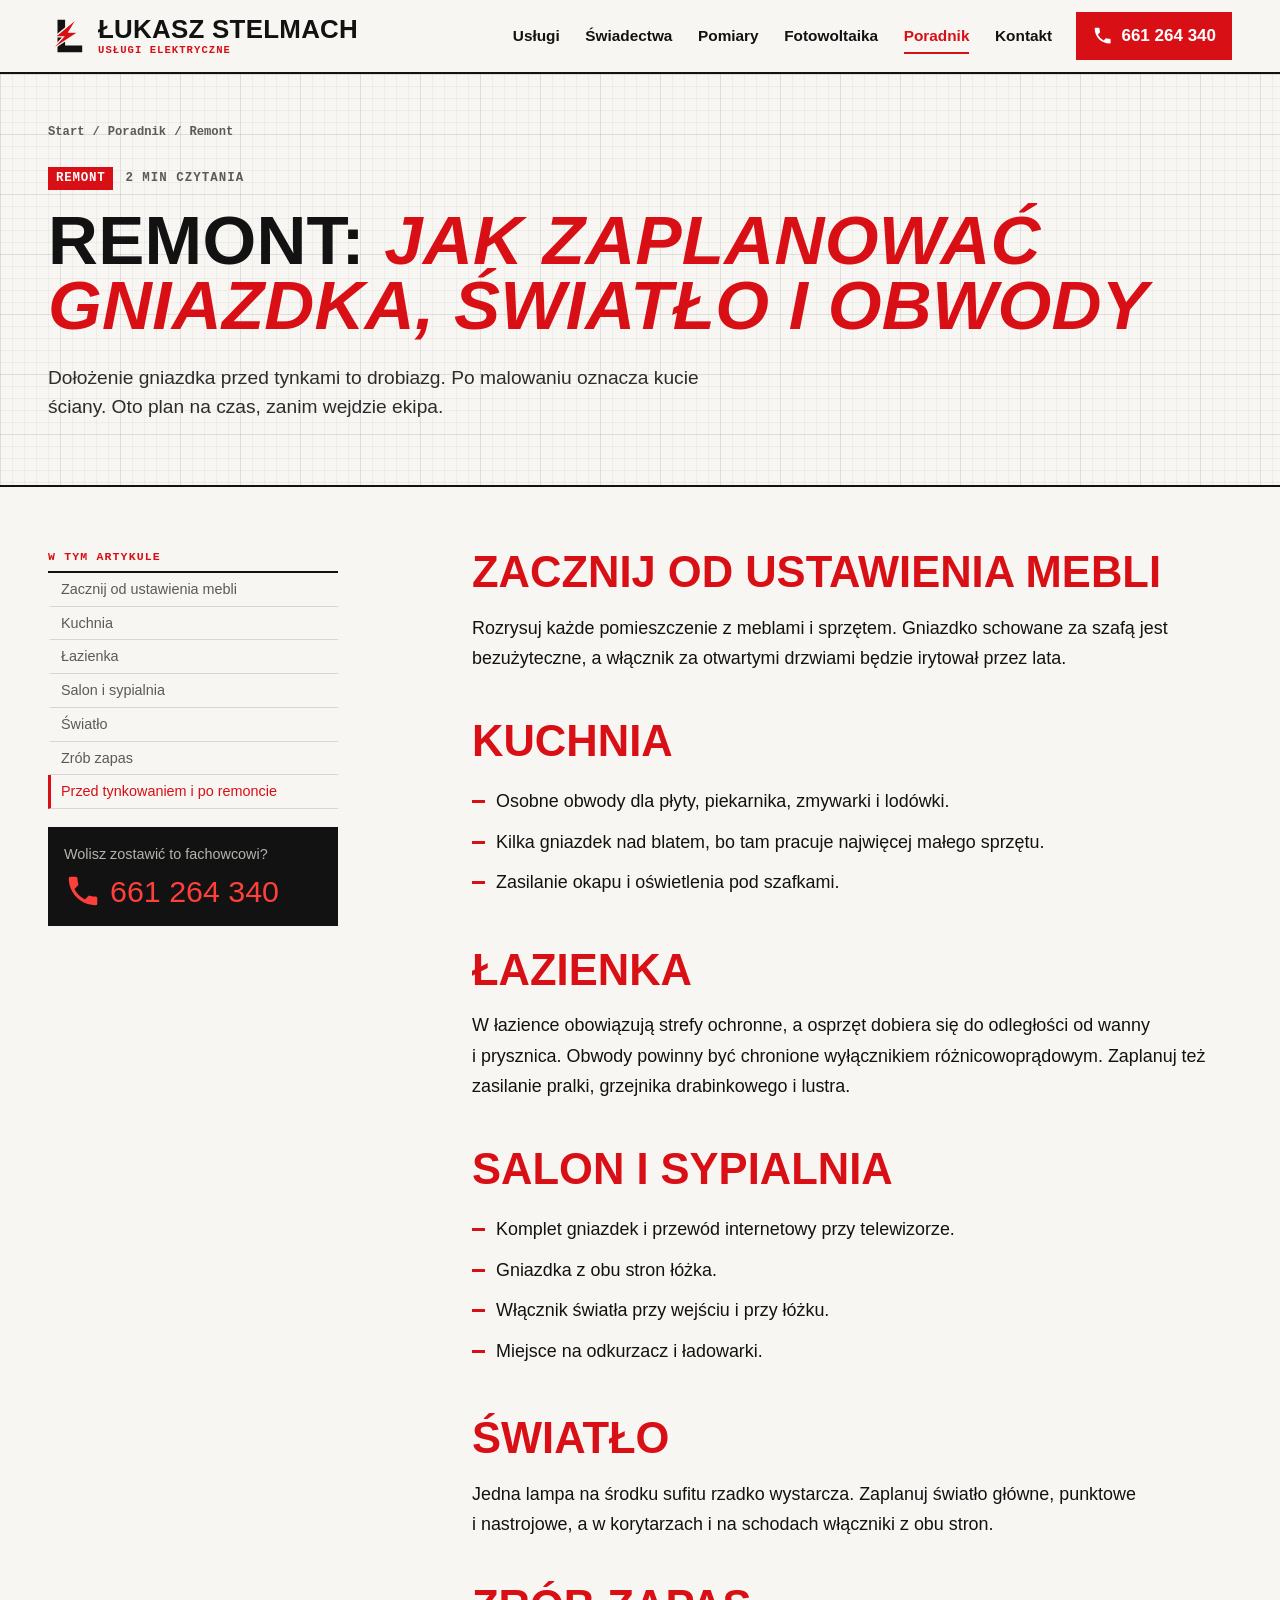
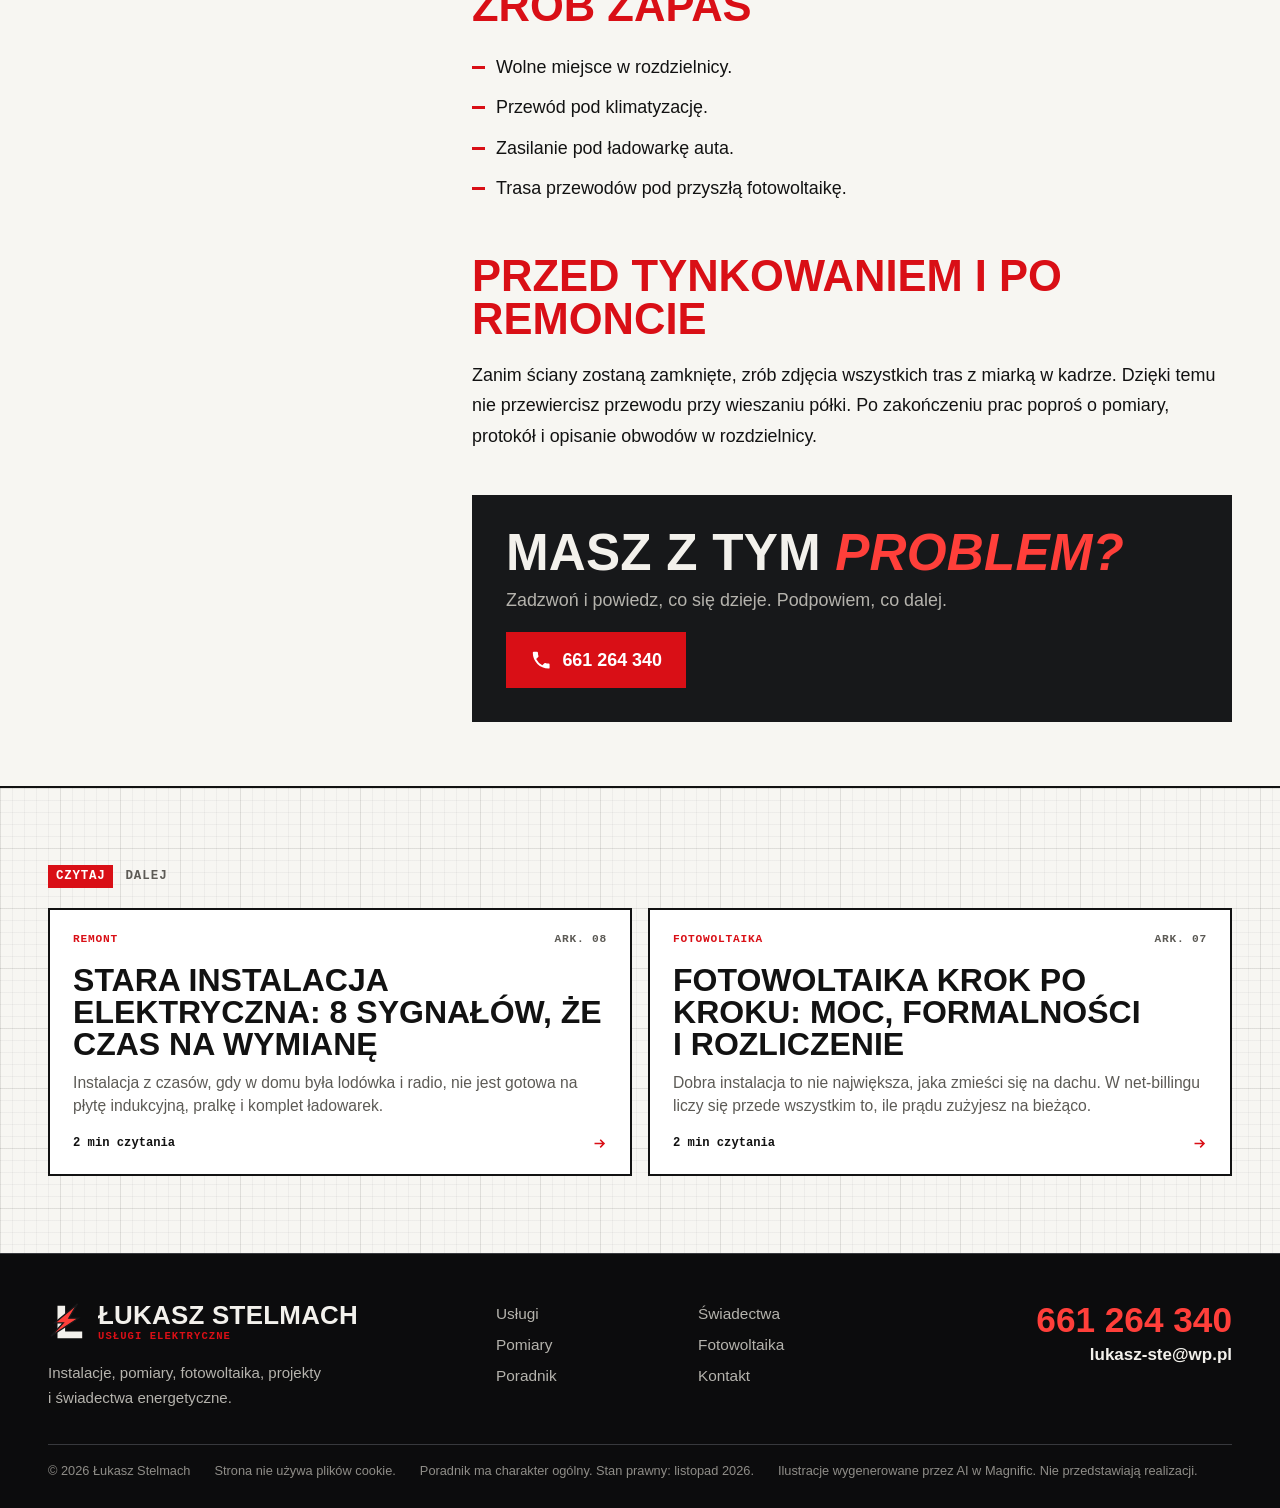
<file: poradnik/remont-gniazdka-swiatlo-obwody.html>
<!DOCTYPE html>
<html lang="pl" class="ai-foto">
<head>
<meta charset="utf-8">
<meta name="viewport" content="width=device-width, initial-scale=1">
<title>Remont: jak zaplanować gniazdka, światło i obwody | Łukasz Stelmach</title>
<meta name="description" content="Dołożenie gniazdka przed tynkami to drobiazg. Po malowaniu oznacza kucie ściany. Oto plan na czas, zanim wejdzie ekipa.">
<meta name="robots" content="noindex, nofollow">
<meta name="theme-color" content="#121212">
<meta property="og:type" content="website">
<meta property="og:locale" content="pl_PL">
<meta property="og:title" content="Remont: jak zaplanować gniazdka, światło i obwody | Łukasz Stelmach">
<meta property="og:description" content="Dołożenie gniazdka przed tynkami to drobiazg. Po malowaniu oznacza kucie ściany. Oto plan na czas, zanim wejdzie ekipa.">
<link rel="icon" href="../assets/favicon.svg" type="image/svg+xml">
<link rel="stylesheet" href="../assets/style.css?v=b3abf394">
<script>document.documentElement.classList.add("js")</script>
<script type="application/ld+json">{"@context": "https://schema.org", "@type": "Article", "headline": "Remont: jak zaplanować gniazdka, światło i obwody", "description": "Dołożenie gniazdka przed tynkami to drobiazg. Po malowaniu oznacza kucie ściany. Oto plan na czas, zanim wejdzie ekipa.", "inLanguage": "pl", "author": {"@type": "Person", "name": "Łukasz Stelmach"}, "dateModified": "2026-11-22"}</script>
</head>
<body data-base="../">
<div class="progress" aria-hidden="true"><i></i></div><a class="skip" href="#tresc">Przejdź do treści</a>
<header class="top">
  <div class="wrap top-in">
    <a class="brand" href="../index.html" aria-label="Łukasz Stelmach, strona główna"><svg class="mark" viewBox="0 0 40 40" aria-hidden="true"><path fill="currentColor" d="M10 3h8v27h18v7H10z"/><path class="mark-bolt" d="M31 1 7 21h9L3 35l29-19h-10z"/></svg><span><b>Łukasz Stelmach</b><small>Usługi elektryczne</small></span></a>
    <nav class="nav" id="menu" aria-label="Główne menu"><a href="../index.html#uslugi">Usługi</a><a href="../index.html#swiadectwa">Świadectwa</a><a href="../index.html#pomiary">Pomiary</a><a href="../index.html#fotowoltaika">Fotowoltaika</a><a href="../poradnik/index.html" aria-current=page>Poradnik</a><a href="../index.html#kontakt">Kontakt</a></nav>
    <a class="top-call" href="tel:+48661264340"><svg class="ic" viewBox="0 0 24 24" aria-hidden="true"><path fill="currentColor" d="M6.6 10.8a15 15 0 0 0 6.6 6.6l2.2-2.2a1 1 0 0 1 1-.25c1.1.37 2.3.57 3.6.57a1 1 0 0 1 1 1V20a1 1 0 0 1-1 1C10.6 21 3 13.4 3 4a1 1 0 0 1 1-1h3.5a1 1 0 0 1 1 1c0 1.25.2 2.45.57 3.6a1 1 0 0 1-.25 1z"/></svg><span>661 264 340</span></a>
    <button class="burger" type="button" aria-expanded="false" aria-controls="menu" aria-label="Otwórz menu"><i></i><i></i></button>
  </div>
</header>
<main id="tresc">
<article>
<header class="ahero paper">
  <div class="wrap">
    <nav class="crumbs" aria-label="Okruszki"><a href="../index.html">Start</a><span>/</span><a href="index.html">Poradnik</a><span>/</span><span>Remont</span></nav>
    <div class="ahero-solo">
      <div>
        <p class="lab"><span>Remont</span>2 min czytania</p>
        <h1 class="d">Remont: <em>jak zaplanować gniazdka, światło i obwody</em></h1>
        <p class="hero-lead">Dołożenie gniazdka przed tynkami to drobiazg. Po malowaniu oznacza kucie ściany. Oto plan na czas, zanim wejdzie ekipa.</p>
        <p class="ameta"></p>
      </div>
      
    </div>
  </div>
</header>
<div class="wrap alayout">
  <aside class="aside">
    <nav class="toc" aria-label="Spis treści"><p>W tym artykule</p><ol><li><a href="#zacznij-od-ustawienia-mebli">Zacznij od ustawienia mebli</a></li><li><a href="#kuchnia">Kuchnia</a></li><li><a href="#lazienka">Łazienka</a></li><li><a href="#salon-i-sypialnia">Salon i sypialnia</a></li><li><a href="#swiatlo">Światło</a></li><li><a href="#zrob-zapas">Zrób zapas</a></li><li><a href="#przed-tynkowaniem-i-po-remoncie">Przed tynkowaniem i po remoncie</a></li></ol></nav>
    <div class="acall"><p>Wolisz zostawić to fachowcowi?</p><a href="tel:+48661264340"><svg class="ic" viewBox="0 0 24 24" aria-hidden="true"><path fill="currentColor" d="M6.6 10.8a15 15 0 0 0 6.6 6.6l2.2-2.2a1 1 0 0 1 1-.25c1.1.37 2.3.57 3.6.57a1 1 0 0 1 1 1V20a1 1 0 0 1-1 1C10.6 21 3 13.4 3 4a1 1 0 0 1 1-1h3.5a1 1 0 0 1 1 1c0 1.25.2 2.45.57 3.6a1 1 0 0 1-.25 1z"/></svg>661 264 340</a></div>
  </aside>
  <div class="prose">
    
<h2 id="zacznij-od-ustawienia-mebli">Zacznij od ustawienia mebli</h2>
<p>Rozrysuj każde pomieszczenie z meblami i sprzętem. Gniazdko schowane za szafą jest bezużyteczne, a włącznik za otwartymi drzwiami będzie irytował przez lata.</p>
<h2 id="kuchnia">Kuchnia</h2>
<ul>
<li>Osobne obwody dla płyty, piekarnika, zmywarki i lodówki.</li>
<li>Kilka gniazdek nad blatem, bo tam pracuje najwięcej małego sprzętu.</li>
<li>Zasilanie okapu i oświetlenia pod szafkami.</li>
</ul>
<h2 id="lazienka">Łazienka</h2>
<p>W łazience obowiązują strefy ochronne, a osprzęt dobiera się do odległości od wanny i prysznica. Obwody powinny być chronione wyłącznikiem różnicowoprądowym. Zaplanuj też zasilanie pralki, grzejnika drabinkowego i lustra.</p>
<h2 id="salon-i-sypialnia">Salon i sypialnia</h2>
<ul>
<li>Komplet gniazdek i przewód internetowy przy telewizorze.</li>
<li>Gniazdka z obu stron łóżka.</li>
<li>Włącznik światła przy wejściu i przy łóżku.</li>
<li>Miejsce na odkurzacz i ładowarki.</li>
</ul>
<h2 id="swiatlo">Światło</h2>
<p>Jedna lampa na środku sufitu rzadko wystarcza. Zaplanuj światło główne, punktowe i nastrojowe, a w korytarzach i na schodach włączniki z obu stron.</p>
<h2 id="zrob-zapas">Zrób zapas</h2>
<ul>
<li>Wolne miejsce w rozdzielnicy.</li>
<li>Przewód pod klimatyzację.</li>
<li>Zasilanie pod ładowarkę auta.</li>
<li>Trasa przewodów pod przyszłą fotowoltaikę.</li>
</ul>
<h2 id="przed-tynkowaniem-i-po-remoncie">Przed tynkowaniem i po remoncie</h2>
<p>Zanim ściany zostaną zamknięte, zrób zdjęcia wszystkich tras z miarką w kadrze. Dzięki temu nie przewiercisz przewodu przy wieszaniu półki. Po zakończeniu prac poproś o pomiary, protokół i opisanie obwodów w rozdzielnicy.</p>

    
    <aside class="acta"><b class="d">Masz z tym <em>problem?</em></b><p>Zadzwoń i powiedz, co się dzieje. Podpowiem, co dalej.</p><a class="btn btn-red " href="tel:+48661264340"><svg class="ic" viewBox="0 0 24 24" aria-hidden="true"><path fill="currentColor" d="M6.6 10.8a15 15 0 0 0 6.6 6.6l2.2-2.2a1 1 0 0 1 1-.25c1.1.37 2.3.57 3.6.57a1 1 0 0 1 1 1V20a1 1 0 0 1-1 1C10.6 21 3 13.4 3 4a1 1 0 0 1 1-1h3.5a1 1 0 0 1 1 1c0 1.25.2 2.45.57 3.6a1 1 0 0 1-.25 1z"/></svg><span>661 264 340</span></a></aside>
  </div>
</div>
</article>
<section class="sec paper more">
  <div class="wrap">
    <p class="lab"><span>CZYTAJ</span>dalej</p>
    <div class="acards acards-2"><a class="acard" href="../poradnik/stara-instalacja-kiedy-wymienic.html" data-cat="Remont" data-text="stara instalacja elektryczna: 8 sygnałów, że czas na wymianę instalacja z czasów, gdy w domu była lodówka i radio, nie jest gotowa na płytę indukcyjną, pralkę i komplet ładowarek. remont"><span class="acard-body"><span class="acard-top"><span>Remont</span><span>ARK. 08</span></span><b>Stara instalacja elektryczna: 8 sygnałów, że czas na wymianę</b><span class="acard-lead">Instalacja z czasów, gdy w domu była lodówka i radio, nie jest gotowa na płytę indukcyjną, pralkę i komplet ładowarek.</span><span class="acard-go">2 min czytania <svg class="ic" viewBox="0 0 24 24" aria-hidden="true"><path fill="none" stroke="currentColor" stroke-width="2.4" d="M4 12h15M13 6l6 6-6 6"/></svg></span></span></a><a class="acard" href="../poradnik/fotowoltaika-krok-po-kroku.html" data-cat="Fotowoltaika" data-text="fotowoltaika krok po kroku: moc, formalności i rozliczenie dobra instalacja to nie największa, jaka zmieści się na dachu. w net-billingu liczy się przede wszystkim to, ile prądu zużyjesz na bieżąco. fotowoltaika"><span class="acard-body"><span class="acard-top"><span>Fotowoltaika</span><span>ARK. 07</span></span><b>Fotowoltaika krok po kroku: moc, formalności i rozliczenie</b><span class="acard-lead">Dobra instalacja to nie największa, jaka zmieści się na dachu. W net-billingu liczy się przede wszystkim to, ile prądu zużyjesz na bieżąco.</span><span class="acard-go">2 min czytania <svg class="ic" viewBox="0 0 24 24" aria-hidden="true"><path fill="none" stroke="currentColor" stroke-width="2.4" d="M4 12h15M13 6l6 6-6 6"/></svg></span></span></a></div>
  </div>
</section>
</main>
<footer class="foot">
  <div class="wrap foot-grid">
    <div><a class="brand" href="../index.html"><svg class="mark" viewBox="0 0 40 40" aria-hidden="true"><path fill="currentColor" d="M10 3h8v27h18v7H10z"/><path class="mark-bolt" d="M31 1 7 21h9L3 35l29-19h-10z"/></svg><span><b>Łukasz Stelmach</b><small>Usługi elektryczne</small></span></a>
      <p>Instalacje, pomiary, fotowoltaika, projekty i świadectwa energetyczne.</p></div>
    <nav aria-label="Stopka"><a href="../index.html#uslugi">Usługi</a><a href="../index.html#swiadectwa">Świadectwa</a><a href="../index.html#pomiary">Pomiary</a><a href="../index.html#fotowoltaika">Fotowoltaika</a><a href="../poradnik/index.html">Poradnik</a><a href="../index.html#kontakt">Kontakt</a></nav>
    <div class="foot-contact"><a href="tel:+48661264340">661 264 340</a><a href="mailto:lukasz-ste@wp.pl">lukasz-ste@wp.pl</a></div>
  </div>
  <div class="wrap foot-note"><span>© 2026 Łukasz Stelmach</span><span>Strona nie używa plików cookie.</span><span>Poradnik ma charakter ogólny. Stan prawny: listopad 2026.</span><span>Ilustracje wygenerowane przez AI w Magnific. Nie przedstawiają realizacji.</span></div>
</footer>
<div class="callbar"><a href="tel:+48661264340"><svg class="ic" viewBox="0 0 24 24" aria-hidden="true"><path fill="currentColor" d="M6.6 10.8a15 15 0 0 0 6.6 6.6l2.2-2.2a1 1 0 0 1 1-.25c1.1.37 2.3.57 3.6.57a1 1 0 0 1 1 1V20a1 1 0 0 1-1 1C10.6 21 3 13.4 3 4a1 1 0 0 1 1-1h3.5a1 1 0 0 1 1 1c0 1.25.2 2.45.57 3.6a1 1 0 0 1-.25 1z"/></svg>Zadzwoń</a><a href="mailto:lukasz-ste@wp.pl"><svg class="ic" viewBox="0 0 24 24" aria-hidden="true"><path fill="none" stroke="currentColor" stroke-width="2" d="M3 6h18v12H3zM3 7l9 7 9-7"/></svg>Napisz</a></div>
<script src="../assets/main.js?v=7add81e6" defer></script>
</body>
</html>
</file>
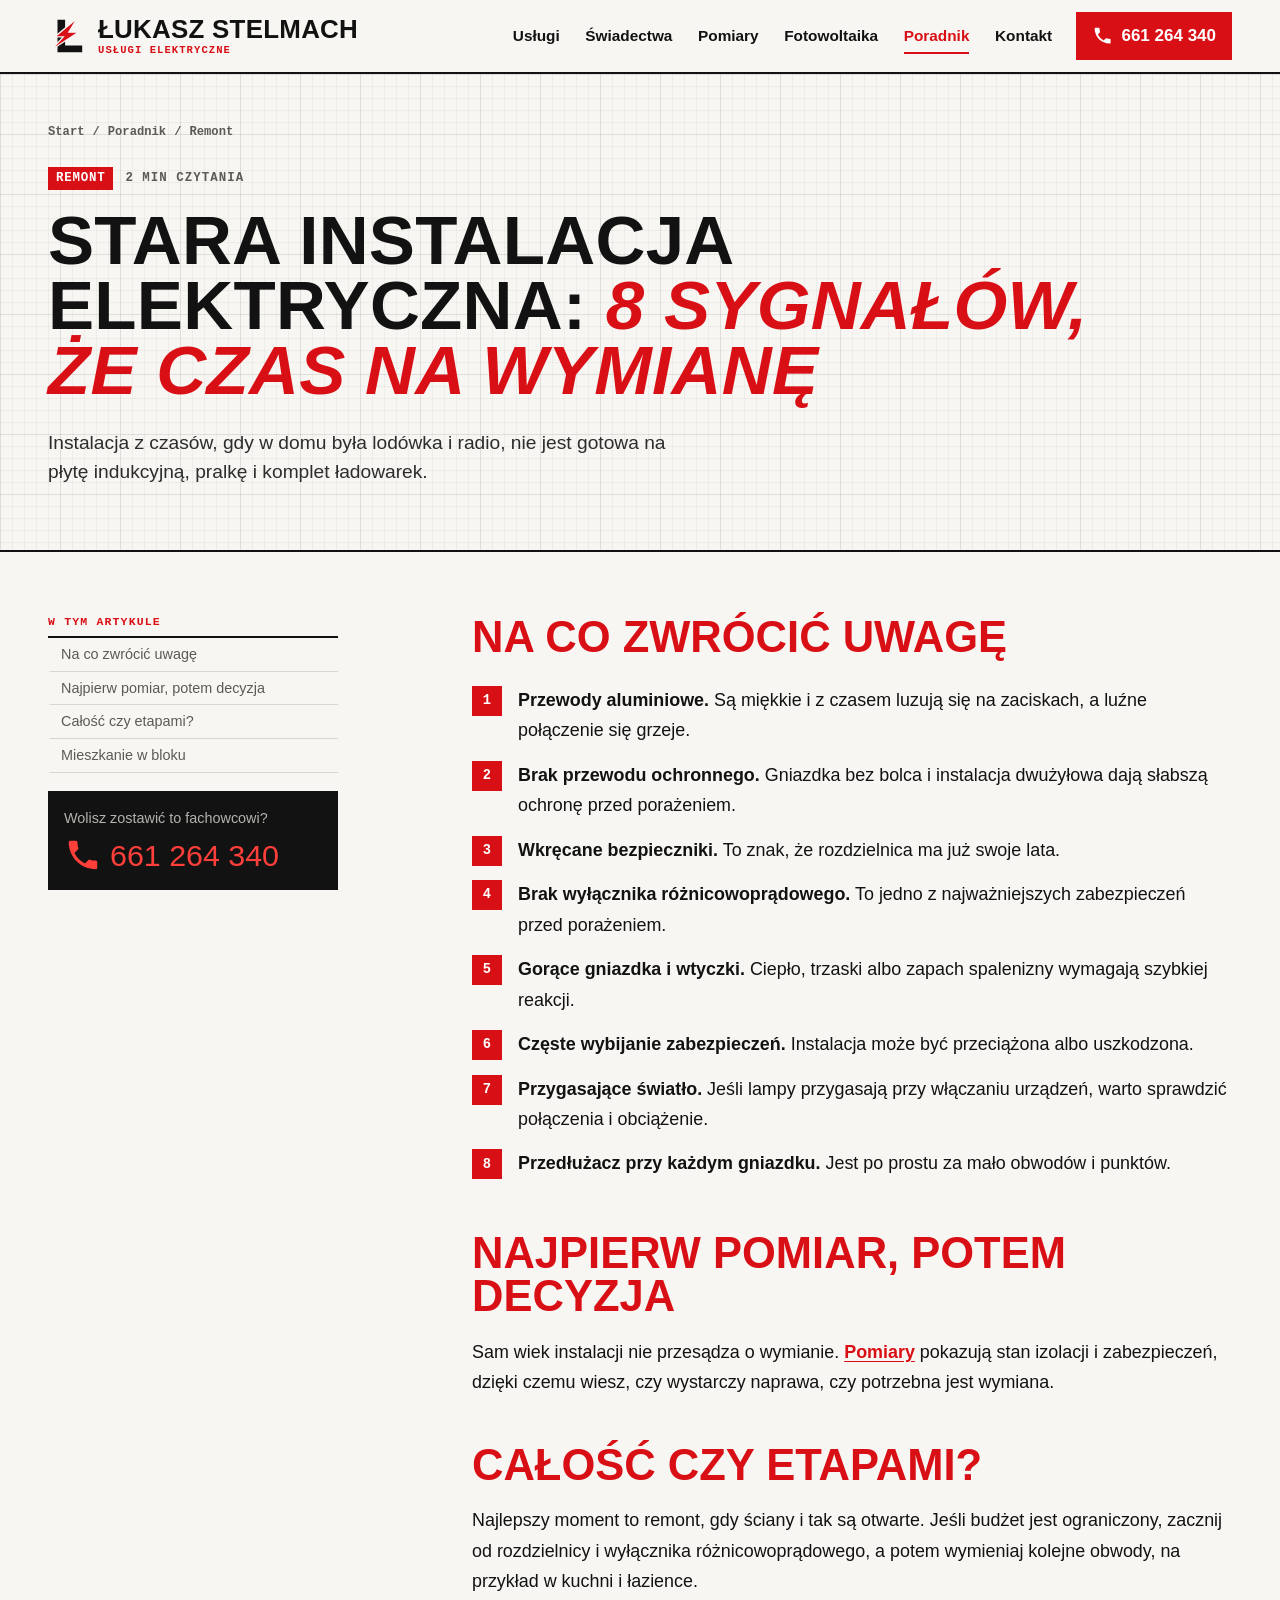
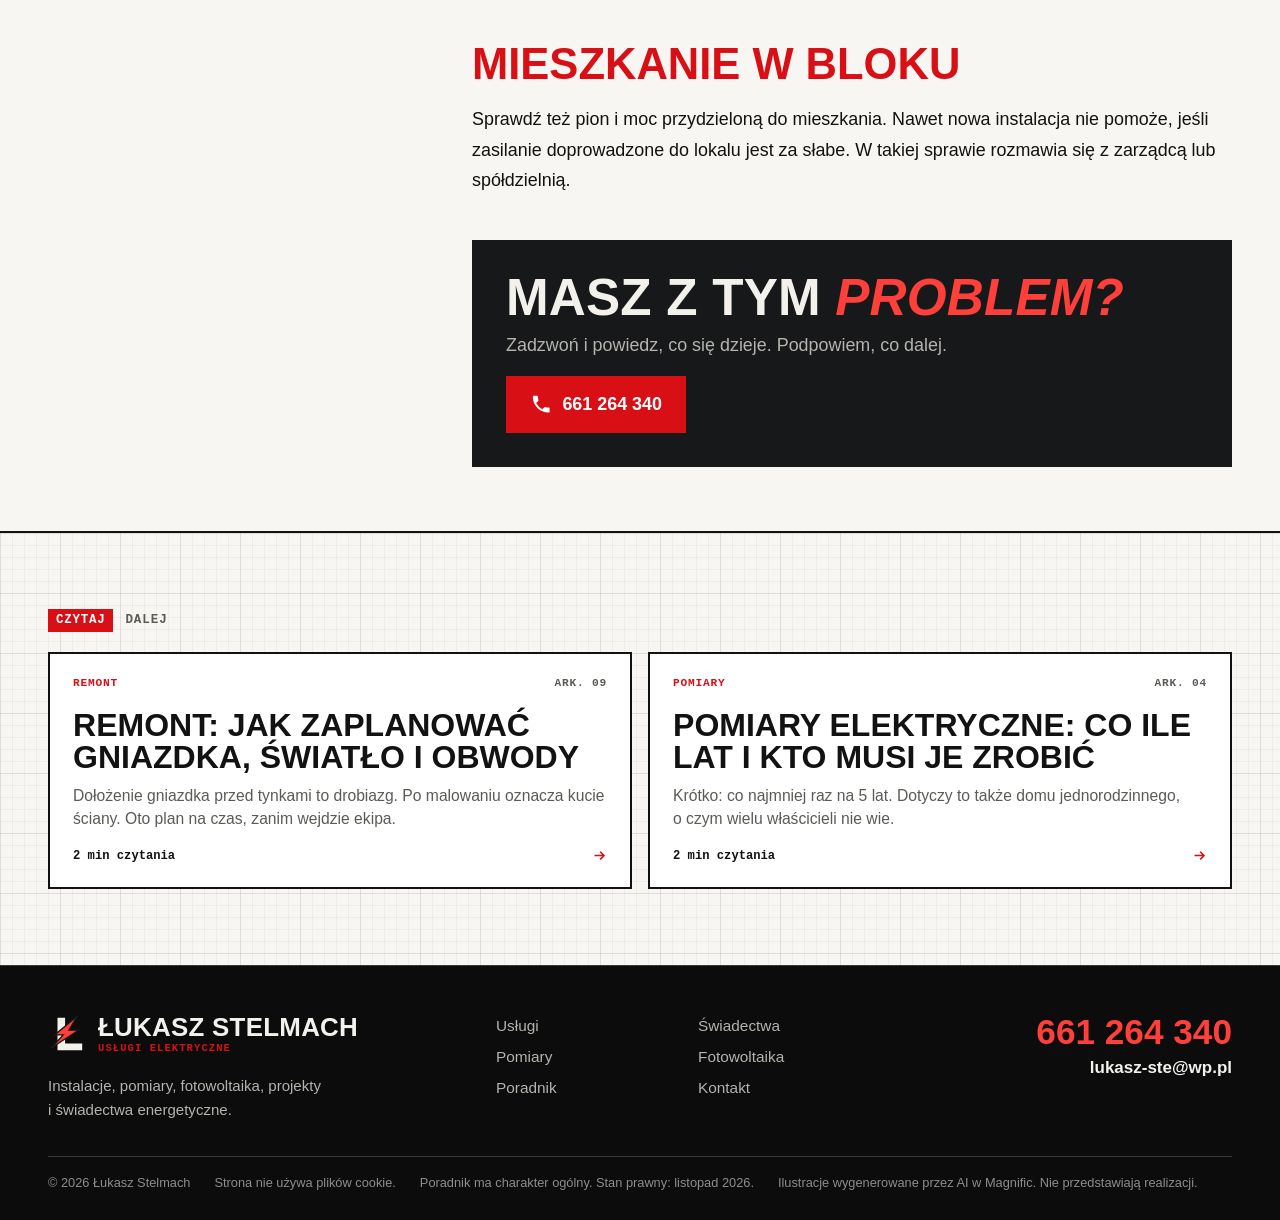
<file: poradnik/stara-instalacja-kiedy-wymienic.html>
<!DOCTYPE html>
<html lang="pl" class="ai-foto">
<head>
<meta charset="utf-8">
<meta name="viewport" content="width=device-width, initial-scale=1">
<title>Stara instalacja elektryczna: 8 sygnałów, że czas na wymianę | Łukasz Stelmach</title>
<meta name="description" content="Instalacja z czasów, gdy w domu była lodówka i radio, nie jest gotowa na płytę indukcyjną, pralkę i komplet ładowarek.">
<meta name="robots" content="noindex, nofollow">
<meta name="theme-color" content="#121212">
<meta property="og:type" content="website">
<meta property="og:locale" content="pl_PL">
<meta property="og:title" content="Stara instalacja elektryczna: 8 sygnałów, że czas na wymianę | Łukasz Stelmach">
<meta property="og:description" content="Instalacja z czasów, gdy w domu była lodówka i radio, nie jest gotowa na płytę indukcyjną, pralkę i komplet ładowarek.">
<link rel="icon" href="../assets/favicon.svg" type="image/svg+xml">
<link rel="stylesheet" href="../assets/style.css?v=b3abf394">
<script>document.documentElement.classList.add("js")</script>
<script type="application/ld+json">{"@context": "https://schema.org", "@type": "Article", "headline": "Stara instalacja elektryczna: 8 sygnałów, że czas na wymianę", "description": "Instalacja z czasów, gdy w domu była lodówka i radio, nie jest gotowa na płytę indukcyjną, pralkę i komplet ładowarek.", "inLanguage": "pl", "author": {"@type": "Person", "name": "Łukasz Stelmach"}, "dateModified": "2026-11-22"}</script>
</head>
<body data-base="../">
<div class="progress" aria-hidden="true"><i></i></div><a class="skip" href="#tresc">Przejdź do treści</a>
<header class="top">
  <div class="wrap top-in">
    <a class="brand" href="../index.html" aria-label="Łukasz Stelmach, strona główna"><svg class="mark" viewBox="0 0 40 40" aria-hidden="true"><path fill="currentColor" d="M10 3h8v27h18v7H10z"/><path class="mark-bolt" d="M31 1 7 21h9L3 35l29-19h-10z"/></svg><span><b>Łukasz Stelmach</b><small>Usługi elektryczne</small></span></a>
    <nav class="nav" id="menu" aria-label="Główne menu"><a href="../index.html#uslugi">Usługi</a><a href="../index.html#swiadectwa">Świadectwa</a><a href="../index.html#pomiary">Pomiary</a><a href="../index.html#fotowoltaika">Fotowoltaika</a><a href="../poradnik/index.html" aria-current=page>Poradnik</a><a href="../index.html#kontakt">Kontakt</a></nav>
    <a class="top-call" href="tel:+48661264340"><svg class="ic" viewBox="0 0 24 24" aria-hidden="true"><path fill="currentColor" d="M6.6 10.8a15 15 0 0 0 6.6 6.6l2.2-2.2a1 1 0 0 1 1-.25c1.1.37 2.3.57 3.6.57a1 1 0 0 1 1 1V20a1 1 0 0 1-1 1C10.6 21 3 13.4 3 4a1 1 0 0 1 1-1h3.5a1 1 0 0 1 1 1c0 1.25.2 2.45.57 3.6a1 1 0 0 1-.25 1z"/></svg><span>661 264 340</span></a>
    <button class="burger" type="button" aria-expanded="false" aria-controls="menu" aria-label="Otwórz menu"><i></i><i></i></button>
  </div>
</header>
<main id="tresc">
<article>
<header class="ahero paper">
  <div class="wrap">
    <nav class="crumbs" aria-label="Okruszki"><a href="../index.html">Start</a><span>/</span><a href="index.html">Poradnik</a><span>/</span><span>Remont</span></nav>
    <div class="ahero-solo">
      <div>
        <p class="lab"><span>Remont</span>2 min czytania</p>
        <h1 class="d">Stara instalacja elektryczna: <em>8 sygnałów, że czas na wymianę</em></h1>
        <p class="hero-lead">Instalacja z czasów, gdy w domu była lodówka i radio, nie jest gotowa na płytę indukcyjną, pralkę i komplet ładowarek.</p>
        <p class="ameta"></p>
      </div>
      
    </div>
  </div>
</header>
<div class="wrap alayout">
  <aside class="aside">
    <nav class="toc" aria-label="Spis treści"><p>W tym artykule</p><ol><li><a href="#na-co-zwrocic-uwage">Na co zwrócić uwagę</a></li><li><a href="#najpierw-pomiar-potem-decyzja">Najpierw pomiar, potem decyzja</a></li><li><a href="#calosc-czy-etapami">Całość czy etapami?</a></li><li><a href="#mieszkanie-w-bloku">Mieszkanie w bloku</a></li></ol></nav>
    <div class="acall"><p>Wolisz zostawić to fachowcowi?</p><a href="tel:+48661264340"><svg class="ic" viewBox="0 0 24 24" aria-hidden="true"><path fill="currentColor" d="M6.6 10.8a15 15 0 0 0 6.6 6.6l2.2-2.2a1 1 0 0 1 1-.25c1.1.37 2.3.57 3.6.57a1 1 0 0 1 1 1V20a1 1 0 0 1-1 1C10.6 21 3 13.4 3 4a1 1 0 0 1 1-1h3.5a1 1 0 0 1 1 1c0 1.25.2 2.45.57 3.6a1 1 0 0 1-.25 1z"/></svg>661 264 340</a></div>
  </aside>
  <div class="prose">
    
<h2 id="na-co-zwrocic-uwage">Na co zwrócić uwagę</h2>
<ol class="signals">
<li><strong>Przewody aluminiowe.</strong> Są miękkie i z czasem luzują się na zaciskach, a luźne połączenie się grzeje.</li>
<li><strong>Brak przewodu ochronnego.</strong> Gniazdka bez bolca i instalacja dwużyłowa dają słabszą ochronę przed porażeniem.</li>
<li><strong>Wkręcane bezpieczniki.</strong> To znak, że rozdzielnica ma już swoje lata.</li>
<li><strong>Brak wyłącznika różnicowoprądowego.</strong> To jedno z najważniejszych zabezpieczeń przed porażeniem.</li>
<li><strong>Gorące gniazdka i wtyczki.</strong> Ciepło, trzaski albo zapach spalenizny wymagają szybkiej reakcji.</li>
<li><strong>Częste wybijanie zabezpieczeń.</strong> Instalacja może być przeciążona albo uszkodzona.</li>
<li><strong>Przygasające światło.</strong> Jeśli lampy przygasają przy włączaniu urządzeń, warto sprawdzić połączenia i obciążenie.</li>
<li><strong>Przedłużacz przy każdym gniazdku.</strong> Jest po prostu za mało obwodów i punktów.</li>
</ol>
<h2 id="najpierw-pomiar-potem-decyzja">Najpierw pomiar, potem decyzja</h2>
<p>Sam wiek instalacji nie przesądza o wymianie. <a href="co-sprawdza-elektryk-podczas-pomiarow.html">Pomiary</a> pokazują stan izolacji i zabezpieczeń, dzięki czemu wiesz, czy wystarczy naprawa, czy potrzebna jest wymiana.</p>
<h2 id="calosc-czy-etapami">Całość czy etapami?</h2>
<p>Najlepszy moment to remont, gdy ściany i tak są otwarte. Jeśli budżet jest ograniczony, zacznij od rozdzielnicy i wyłącznika różnicowoprądowego, a potem wymieniaj kolejne obwody, na przykład w kuchni i łazience.</p>
<h2 id="mieszkanie-w-bloku">Mieszkanie w bloku</h2>
<p>Sprawdź też pion i moc przydzieloną do mieszkania. Nawet nowa instalacja nie pomoże, jeśli zasilanie doprowadzone do lokalu jest za słabe. W takiej sprawie rozmawia się z zarządcą lub spółdzielnią.</p>

    
    <aside class="acta"><b class="d">Masz z tym <em>problem?</em></b><p>Zadzwoń i powiedz, co się dzieje. Podpowiem, co dalej.</p><a class="btn btn-red " href="tel:+48661264340"><svg class="ic" viewBox="0 0 24 24" aria-hidden="true"><path fill="currentColor" d="M6.6 10.8a15 15 0 0 0 6.6 6.6l2.2-2.2a1 1 0 0 1 1-.25c1.1.37 2.3.57 3.6.57a1 1 0 0 1 1 1V20a1 1 0 0 1-1 1C10.6 21 3 13.4 3 4a1 1 0 0 1 1-1h3.5a1 1 0 0 1 1 1c0 1.25.2 2.45.57 3.6a1 1 0 0 1-.25 1z"/></svg><span>661 264 340</span></a></aside>
  </div>
</div>
</article>
<section class="sec paper more">
  <div class="wrap">
    <p class="lab"><span>CZYTAJ</span>dalej</p>
    <div class="acards acards-2"><a class="acard" href="../poradnik/remont-gniazdka-swiatlo-obwody.html" data-cat="Remont" data-text="remont: jak zaplanować gniazdka, światło i obwody dołożenie gniazdka przed tynkami to drobiazg. po malowaniu oznacza kucie ściany. oto plan na czas, zanim wejdzie ekipa. remont"><span class="acard-body"><span class="acard-top"><span>Remont</span><span>ARK. 09</span></span><b>Remont: jak zaplanować gniazdka, światło i obwody</b><span class="acard-lead">Dołożenie gniazdka przed tynkami to drobiazg. Po malowaniu oznacza kucie ściany. Oto plan na czas, zanim wejdzie ekipa.</span><span class="acard-go">2 min czytania <svg class="ic" viewBox="0 0 24 24" aria-hidden="true"><path fill="none" stroke="currentColor" stroke-width="2.4" d="M4 12h15M13 6l6 6-6 6"/></svg></span></span></a><a class="acard" href="../poradnik/pomiary-elektryczne-co-ile-lat.html" data-cat="Pomiary" data-text="pomiary elektryczne: co ile lat i kto musi je zrobić krótko: co najmniej raz na 5 lat. dotyczy to także domu jednorodzinnego, o czym wielu właścicieli nie wie. pomiary"><span class="acard-body"><span class="acard-top"><span>Pomiary</span><span>ARK. 04</span></span><b>Pomiary elektryczne: co ile lat i kto musi je zrobić</b><span class="acard-lead">Krótko: co najmniej raz na 5 lat. Dotyczy to także domu jednorodzinnego, o czym wielu właścicieli nie wie.</span><span class="acard-go">2 min czytania <svg class="ic" viewBox="0 0 24 24" aria-hidden="true"><path fill="none" stroke="currentColor" stroke-width="2.4" d="M4 12h15M13 6l6 6-6 6"/></svg></span></span></a></div>
  </div>
</section>
</main>
<footer class="foot">
  <div class="wrap foot-grid">
    <div><a class="brand" href="../index.html"><svg class="mark" viewBox="0 0 40 40" aria-hidden="true"><path fill="currentColor" d="M10 3h8v27h18v7H10z"/><path class="mark-bolt" d="M31 1 7 21h9L3 35l29-19h-10z"/></svg><span><b>Łukasz Stelmach</b><small>Usługi elektryczne</small></span></a>
      <p>Instalacje, pomiary, fotowoltaika, projekty i świadectwa energetyczne.</p></div>
    <nav aria-label="Stopka"><a href="../index.html#uslugi">Usługi</a><a href="../index.html#swiadectwa">Świadectwa</a><a href="../index.html#pomiary">Pomiary</a><a href="../index.html#fotowoltaika">Fotowoltaika</a><a href="../poradnik/index.html">Poradnik</a><a href="../index.html#kontakt">Kontakt</a></nav>
    <div class="foot-contact"><a href="tel:+48661264340">661 264 340</a><a href="mailto:lukasz-ste@wp.pl">lukasz-ste@wp.pl</a></div>
  </div>
  <div class="wrap foot-note"><span>© 2026 Łukasz Stelmach</span><span>Strona nie używa plików cookie.</span><span>Poradnik ma charakter ogólny. Stan prawny: listopad 2026.</span><span>Ilustracje wygenerowane przez AI w Magnific. Nie przedstawiają realizacji.</span></div>
</footer>
<div class="callbar"><a href="tel:+48661264340"><svg class="ic" viewBox="0 0 24 24" aria-hidden="true"><path fill="currentColor" d="M6.6 10.8a15 15 0 0 0 6.6 6.6l2.2-2.2a1 1 0 0 1 1-.25c1.1.37 2.3.57 3.6.57a1 1 0 0 1 1 1V20a1 1 0 0 1-1 1C10.6 21 3 13.4 3 4a1 1 0 0 1 1-1h3.5a1 1 0 0 1 1 1c0 1.25.2 2.45.57 3.6a1 1 0 0 1-.25 1z"/></svg>Zadzwoń</a><a href="mailto:lukasz-ste@wp.pl"><svg class="ic" viewBox="0 0 24 24" aria-hidden="true"><path fill="none" stroke="currentColor" stroke-width="2" d="M3 6h18v12H3zM3 7l9 7 9-7"/></svg>Napisz</a></div>
<script src="../assets/main.js?v=7add81e6" defer></script>
</body>
</html>
</file>
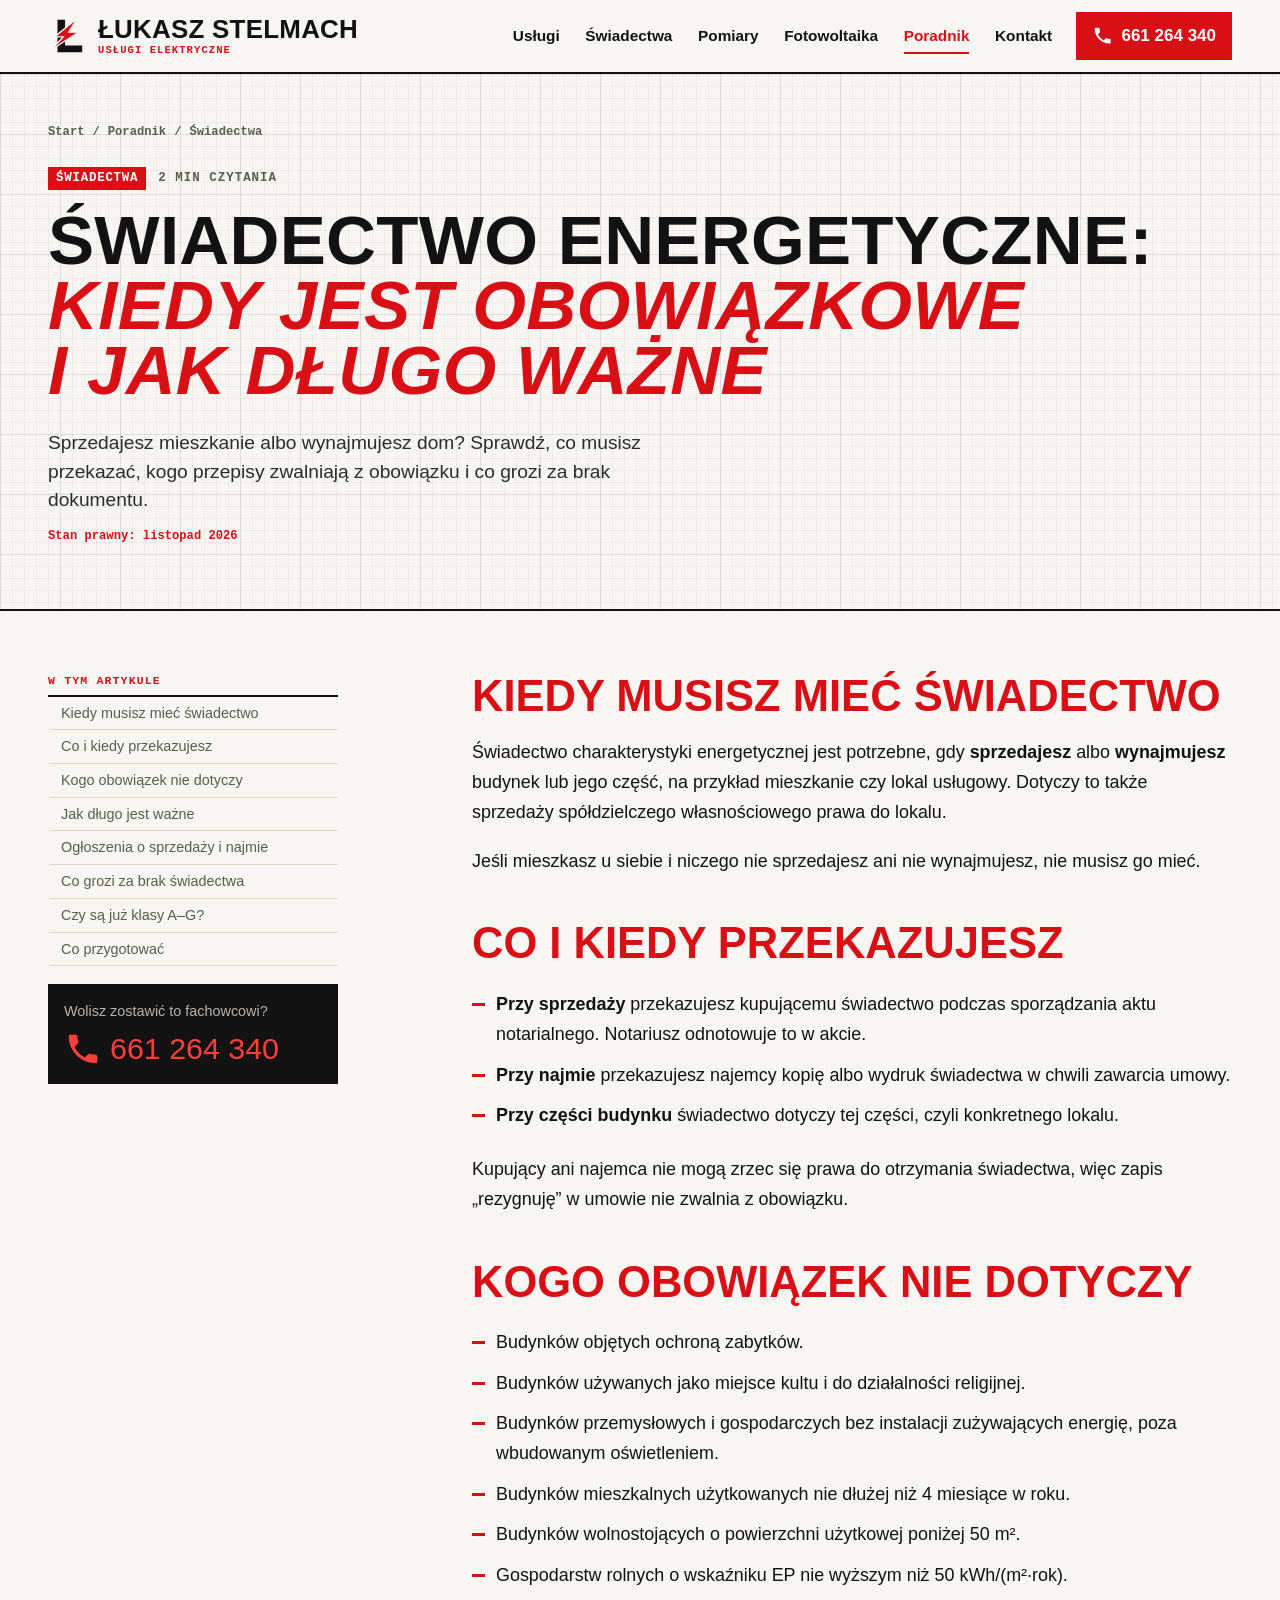
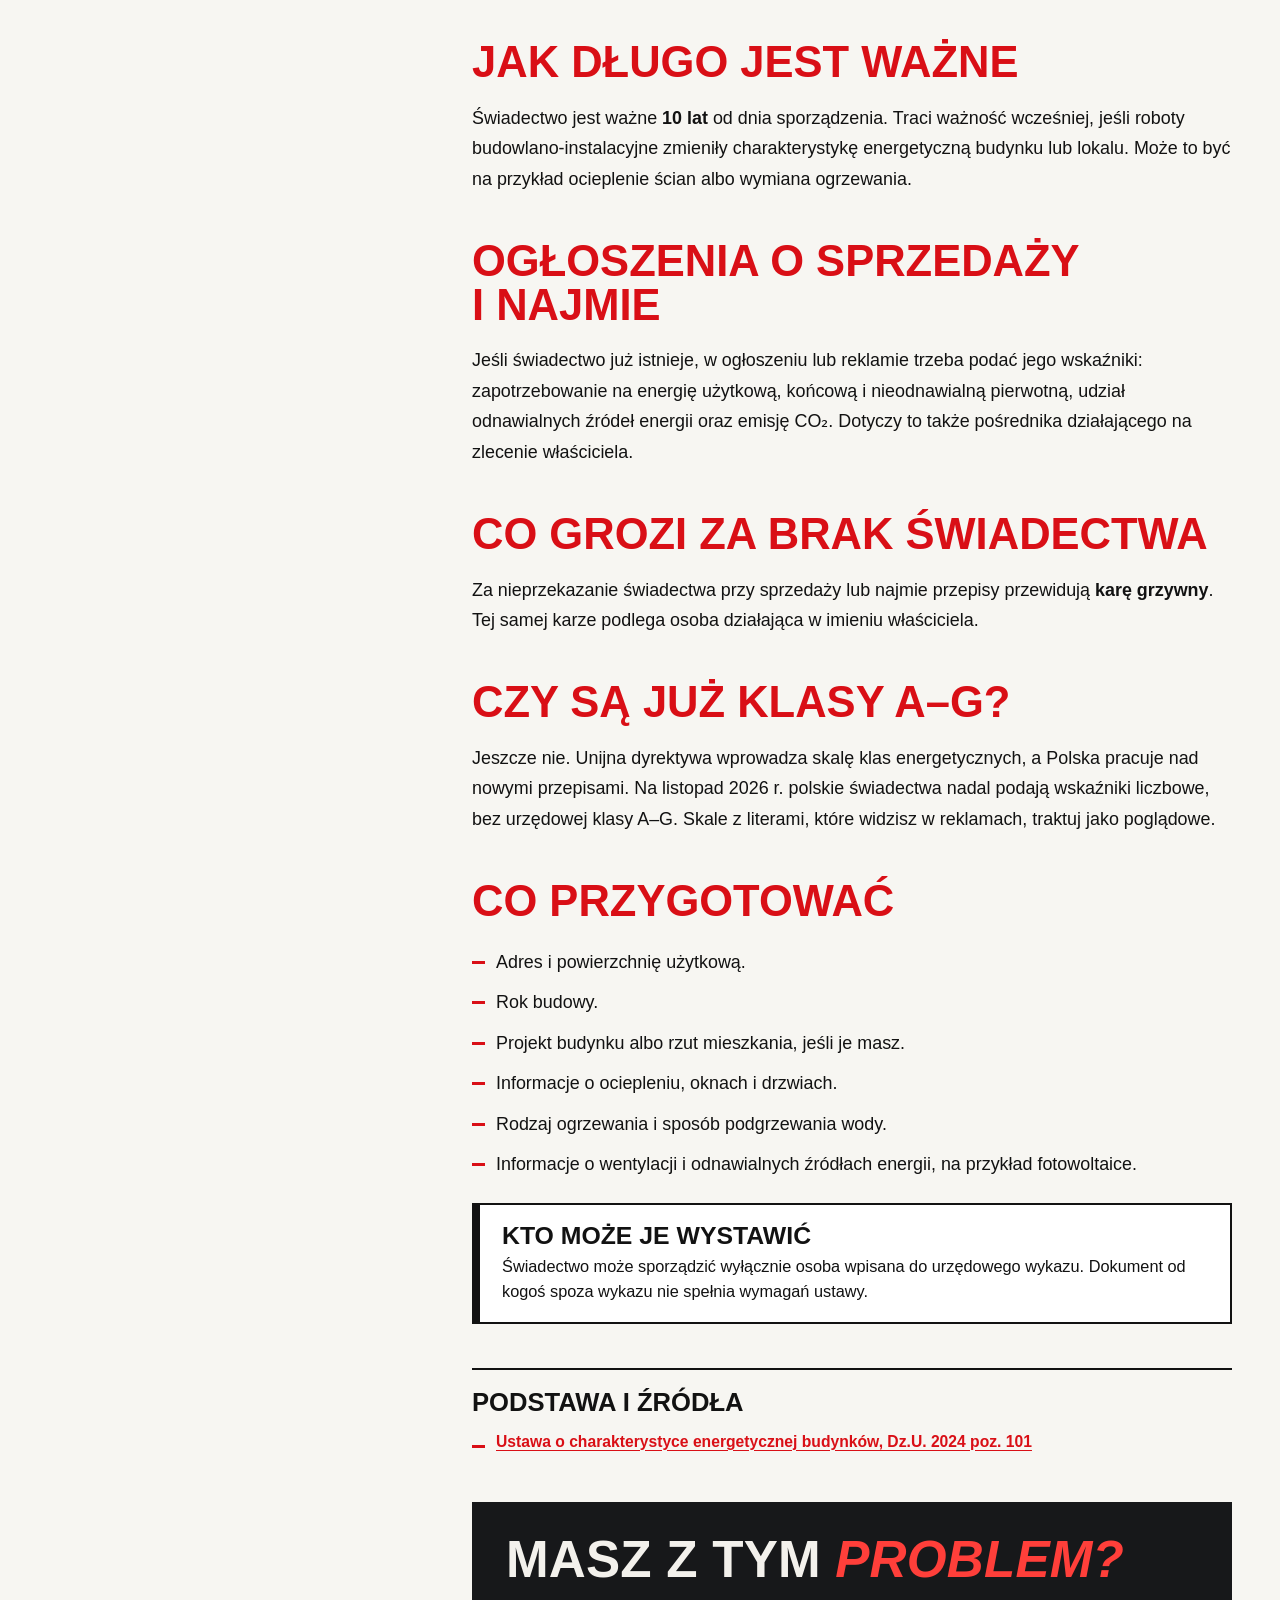
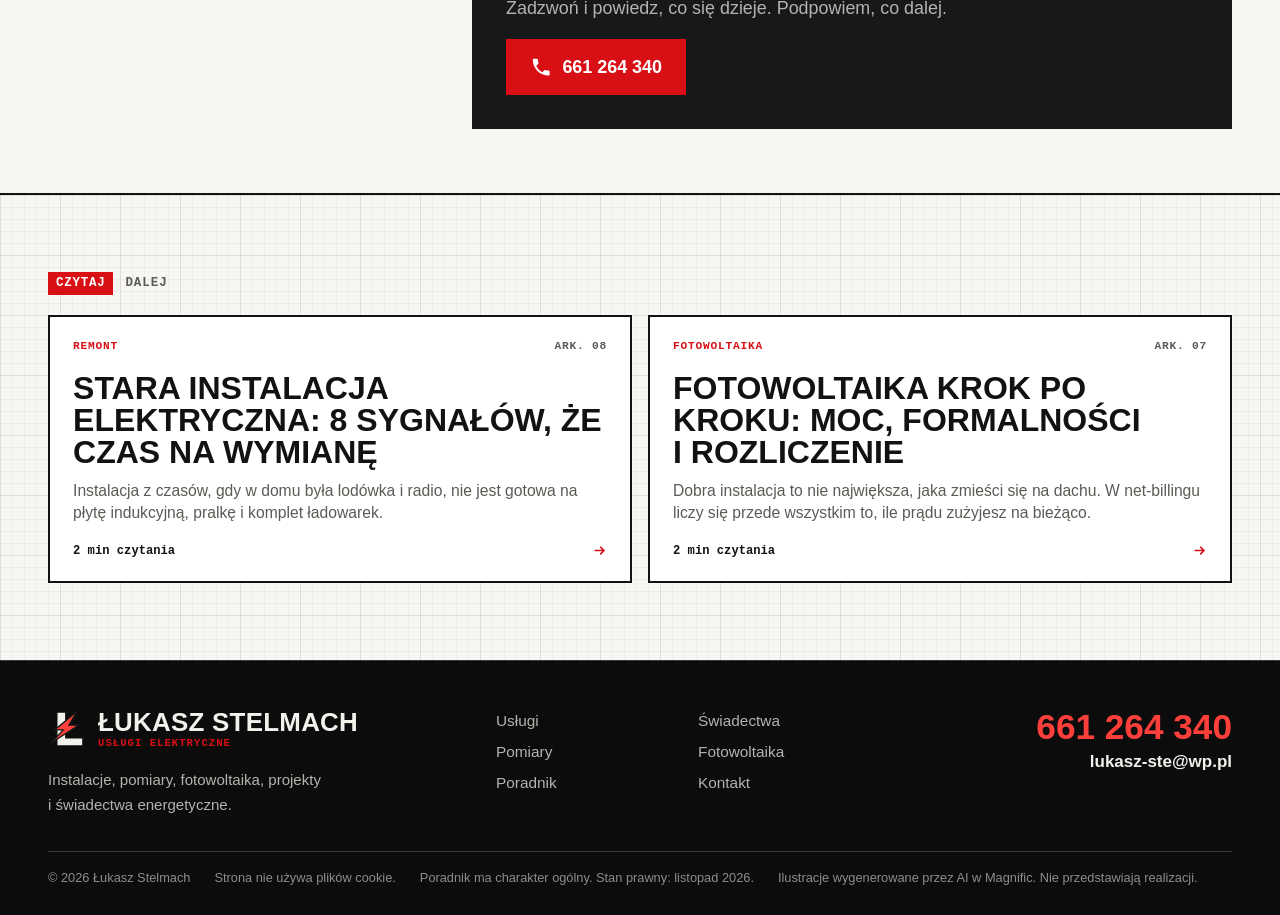
<file: poradnik/swiadectwo-energetyczne-kiedy-obowiazkowe.html>
<!DOCTYPE html>
<html lang="pl" class="ai-foto">
<head>
<meta charset="utf-8">
<meta name="viewport" content="width=device-width, initial-scale=1">
<title>Świadectwo energetyczne: kiedy jest obowiązkowe i jak długo ważne | Łukasz Stelmach</title>
<meta name="description" content="Sprzedajesz mieszkanie albo wynajmujesz dom? Sprawdź, co musisz przekazać, kogo przepisy zwalniają z obowiązku i co grozi za brak dokumentu.">
<meta name="robots" content="noindex, nofollow">
<meta name="theme-color" content="#121212">
<meta property="og:type" content="website">
<meta property="og:locale" content="pl_PL">
<meta property="og:title" content="Świadectwo energetyczne: kiedy jest obowiązkowe i jak długo ważne | Łukasz Stelmach">
<meta property="og:description" content="Sprzedajesz mieszkanie albo wynajmujesz dom? Sprawdź, co musisz przekazać, kogo przepisy zwalniają z obowiązku i co grozi za brak dokumentu.">
<link rel="icon" href="../assets/favicon.svg" type="image/svg+xml">
<link rel="stylesheet" href="../assets/style.css?v=b3abf394">
<script>document.documentElement.classList.add("js")</script>
<script type="application/ld+json">{"@context": "https://schema.org", "@type": "Article", "headline": "Świadectwo energetyczne: kiedy jest obowiązkowe i jak długo ważne", "description": "Sprzedajesz mieszkanie albo wynajmujesz dom? Sprawdź, co musisz przekazać, kogo przepisy zwalniają z obowiązku i co grozi za brak dokumentu.", "inLanguage": "pl", "author": {"@type": "Person", "name": "Łukasz Stelmach"}, "dateModified": "2026-11-22"}</script>
</head>
<body data-base="../">
<div class="progress" aria-hidden="true"><i></i></div><a class="skip" href="#tresc">Przejdź do treści</a>
<header class="top">
  <div class="wrap top-in">
    <a class="brand" href="../index.html" aria-label="Łukasz Stelmach, strona główna"><svg class="mark" viewBox="0 0 40 40" aria-hidden="true"><path fill="currentColor" d="M10 3h8v27h18v7H10z"/><path class="mark-bolt" d="M31 1 7 21h9L3 35l29-19h-10z"/></svg><span><b>Łukasz Stelmach</b><small>Usługi elektryczne</small></span></a>
    <nav class="nav" id="menu" aria-label="Główne menu"><a href="../index.html#uslugi">Usługi</a><a href="../index.html#swiadectwa">Świadectwa</a><a href="../index.html#pomiary">Pomiary</a><a href="../index.html#fotowoltaika">Fotowoltaika</a><a href="../poradnik/index.html" aria-current=page>Poradnik</a><a href="../index.html#kontakt">Kontakt</a></nav>
    <a class="top-call" href="tel:+48661264340"><svg class="ic" viewBox="0 0 24 24" aria-hidden="true"><path fill="currentColor" d="M6.6 10.8a15 15 0 0 0 6.6 6.6l2.2-2.2a1 1 0 0 1 1-.25c1.1.37 2.3.57 3.6.57a1 1 0 0 1 1 1V20a1 1 0 0 1-1 1C10.6 21 3 13.4 3 4a1 1 0 0 1 1-1h3.5a1 1 0 0 1 1 1c0 1.25.2 2.45.57 3.6a1 1 0 0 1-.25 1z"/></svg><span>661 264 340</span></a>
    <button class="burger" type="button" aria-expanded="false" aria-controls="menu" aria-label="Otwórz menu"><i></i><i></i></button>
  </div>
</header>
<main id="tresc">
<article>
<header class="ahero paper">
  <div class="wrap">
    <nav class="crumbs" aria-label="Okruszki"><a href="../index.html">Start</a><span>/</span><a href="index.html">Poradnik</a><span>/</span><span>Świadectwa</span></nav>
    <div class="ahero-solo">
      <div>
        <p class="lab"><span>Świadectwa</span>2 min czytania</p>
        <h1 class="d">Świadectwo energetyczne: <em>kiedy jest obowiązkowe i jak długo ważne</em></h1>
        <p class="hero-lead">Sprzedajesz mieszkanie albo wynajmujesz dom? Sprawdź, co musisz przekazać, kogo przepisy zwalniają z obowiązku i co grozi za brak dokumentu.</p>
        <p class="ameta"><span>Stan prawny: listopad 2026</span></p>
      </div>
      
    </div>
  </div>
</header>
<div class="wrap alayout">
  <aside class="aside">
    <nav class="toc" aria-label="Spis treści"><p>W tym artykule</p><ol><li><a href="#kiedy-musisz-miec-swiadectwo">Kiedy musisz mieć świadectwo</a></li><li><a href="#co-i-kiedy-przekazujesz">Co i kiedy przekazujesz</a></li><li><a href="#kogo-obowiazek-nie-dotyczy">Kogo obowiązek nie dotyczy</a></li><li><a href="#jak-dlugo-jest-wazne">Jak długo jest ważne</a></li><li><a href="#ogloszenia-o-sprzedazy-i-najmie">Ogłoszenia o sprzedaży i najmie</a></li><li><a href="#co-grozi-za-brak-swiadectwa">Co grozi za brak świadectwa</a></li><li><a href="#czy-sa-juz-klasy-a-g">Czy są już klasy A–G?</a></li><li><a href="#co-przygotowac">Co przygotować</a></li></ol></nav>
    <div class="acall"><p>Wolisz zostawić to fachowcowi?</p><a href="tel:+48661264340"><svg class="ic" viewBox="0 0 24 24" aria-hidden="true"><path fill="currentColor" d="M6.6 10.8a15 15 0 0 0 6.6 6.6l2.2-2.2a1 1 0 0 1 1-.25c1.1.37 2.3.57 3.6.57a1 1 0 0 1 1 1V20a1 1 0 0 1-1 1C10.6 21 3 13.4 3 4a1 1 0 0 1 1-1h3.5a1 1 0 0 1 1 1c0 1.25.2 2.45.57 3.6a1 1 0 0 1-.25 1z"/></svg>661 264 340</a></div>
  </aside>
  <div class="prose">
    
<h2 id="kiedy-musisz-miec-swiadectwo">Kiedy musisz mieć świadectwo</h2>
<p>Świadectwo charakterystyki energetycznej jest potrzebne, gdy <strong>sprzedajesz</strong> albo <strong>wynajmujesz</strong> budynek lub jego część, na przykład mieszkanie czy lokal usługowy. Dotyczy to także sprzedaży spółdzielczego własnościowego prawa do lokalu.</p>
<p>Jeśli mieszkasz u siebie i niczego nie sprzedajesz ani nie wynajmujesz, nie musisz go mieć.</p>
<h2 id="co-i-kiedy-przekazujesz">Co i kiedy przekazujesz</h2>
<ul>
<li><strong>Przy sprzedaży</strong> przekazujesz kupującemu świadectwo podczas sporządzania aktu notarialnego. Notariusz odnotowuje to w akcie.</li>
<li><strong>Przy najmie</strong> przekazujesz najemcy kopię albo wydruk świadectwa w chwili zawarcia umowy.</li>
<li><strong>Przy części budynku</strong> świadectwo dotyczy tej części, czyli konkretnego lokalu.</li>
</ul>
<p>Kupujący ani najemca nie mogą zrzec się prawa do otrzymania świadectwa, więc zapis „rezygnuję” w umowie nie zwalnia z obowiązku.</p>
<h2 id="kogo-obowiazek-nie-dotyczy">Kogo obowiązek nie dotyczy</h2>
<ul>
<li>Budynków objętych ochroną zabytków.</li>
<li>Budynków używanych jako miejsce kultu i do działalności religijnej.</li>
<li>Budynków przemysłowych i gospodarczych bez instalacji zużywających energię, poza wbudowanym oświetleniem.</li>
<li>Budynków mieszkalnych użytkowanych nie dłużej niż 4 miesiące w roku.</li>
<li>Budynków wolnostojących o powierzchni użytkowej poniżej 50 m².</li>
<li>Gospodarstw rolnych o wskaźniku EP nie wyższym niż 50 kWh/(m²·rok).</li>
</ul>
<h2 id="jak-dlugo-jest-wazne">Jak długo jest ważne</h2>
<p>Świadectwo jest ważne <strong>10 lat</strong> od dnia sporządzenia. Traci ważność wcześniej, jeśli roboty budowlano-instalacyjne zmieniły charakterystykę energetyczną budynku lub lokalu. Może to być na przykład ocieplenie ścian albo wymiana ogrzewania.</p>
<h2 id="ogloszenia-o-sprzedazy-i-najmie">Ogłoszenia o sprzedaży i najmie</h2>
<p>Jeśli świadectwo już istnieje, w ogłoszeniu lub reklamie trzeba podać jego wskaźniki: zapotrzebowanie na energię użytkową, końcową i nieodnawialną pierwotną, udział odnawialnych źródeł energii oraz emisję CO₂. Dotyczy to także pośrednika działającego na zlecenie właściciela.</p>
<h2 id="co-grozi-za-brak-swiadectwa">Co grozi za brak świadectwa</h2>
<p>Za nieprzekazanie świadectwa przy sprzedaży lub najmie przepisy przewidują <strong>karę grzywny</strong>. Tej samej karze podlega osoba działająca w imieniu właściciela.</p>
<h2 id="czy-sa-juz-klasy-a-g">Czy są już klasy A–G?</h2>
<p>Jeszcze nie. Unijna dyrektywa wprowadza skalę klas energetycznych, a Polska pracuje nad nowymi przepisami. Na listopad 2026 r. polskie świadectwa nadal podają wskaźniki liczbowe, bez urzędowej klasy A–G. Skale z literami, które widzisz w reklamach, traktuj jako poglądowe.</p>
<h2 id="co-przygotowac">Co przygotować</h2>
<ul>
<li>Adres i powierzchnię użytkową.</li>
<li>Rok budowy.</li>
<li>Projekt budynku albo rzut mieszkania, jeśli je masz.</li>
<li>Informacje o ociepleniu, oknach i drzwiach.</li>
<li>Rodzaj ogrzewania i sposób podgrzewania wody.</li>
<li>Informacje o wentylacji i odnawialnych źródłach energii, na przykład fotowoltaice.</li>
</ul>
<aside class="note"><b>Kto może je wystawić</b><p>Świadectwo może sporządzić wyłącznie osoba wpisana do urzędowego wykazu. Dokument od kogoś spoza wykazu nie spełnia wymagań ustawy.</p></aside>

    <section class="sources"><h2 class="plain">Podstawa i źródła</h2><ul><li><a href="https://eli.gov.pl/eli/DU/2024/101/ogl/pol/pdf" rel="noopener" target="_blank">Ustawa o charakterystyce energetycznej budynków, Dz.U. 2024 poz. 101</a></li></ul></section>
    <aside class="acta"><b class="d">Masz z tym <em>problem?</em></b><p>Zadzwoń i powiedz, co się dzieje. Podpowiem, co dalej.</p><a class="btn btn-red " href="tel:+48661264340"><svg class="ic" viewBox="0 0 24 24" aria-hidden="true"><path fill="currentColor" d="M6.6 10.8a15 15 0 0 0 6.6 6.6l2.2-2.2a1 1 0 0 1 1-.25c1.1.37 2.3.57 3.6.57a1 1 0 0 1 1 1V20a1 1 0 0 1-1 1C10.6 21 3 13.4 3 4a1 1 0 0 1 1-1h3.5a1 1 0 0 1 1 1c0 1.25.2 2.45.57 3.6a1 1 0 0 1-.25 1z"/></svg><span>661 264 340</span></a></aside>
  </div>
</div>
</article>
<section class="sec paper more">
  <div class="wrap">
    <p class="lab"><span>CZYTAJ</span>dalej</p>
    <div class="acards acards-2"><a class="acard" href="../poradnik/stara-instalacja-kiedy-wymienic.html" data-cat="Remont" data-text="stara instalacja elektryczna: 8 sygnałów, że czas na wymianę instalacja z czasów, gdy w domu była lodówka i radio, nie jest gotowa na płytę indukcyjną, pralkę i komplet ładowarek. remont"><span class="acard-body"><span class="acard-top"><span>Remont</span><span>ARK. 08</span></span><b>Stara instalacja elektryczna: 8 sygnałów, że czas na wymianę</b><span class="acard-lead">Instalacja z czasów, gdy w domu była lodówka i radio, nie jest gotowa na płytę indukcyjną, pralkę i komplet ładowarek.</span><span class="acard-go">2 min czytania <svg class="ic" viewBox="0 0 24 24" aria-hidden="true"><path fill="none" stroke="currentColor" stroke-width="2.4" d="M4 12h15M13 6l6 6-6 6"/></svg></span></span></a><a class="acard" href="../poradnik/fotowoltaika-krok-po-kroku.html" data-cat="Fotowoltaika" data-text="fotowoltaika krok po kroku: moc, formalności i rozliczenie dobra instalacja to nie największa, jaka zmieści się na dachu. w net-billingu liczy się przede wszystkim to, ile prądu zużyjesz na bieżąco. fotowoltaika"><span class="acard-body"><span class="acard-top"><span>Fotowoltaika</span><span>ARK. 07</span></span><b>Fotowoltaika krok po kroku: moc, formalności i rozliczenie</b><span class="acard-lead">Dobra instalacja to nie największa, jaka zmieści się na dachu. W net-billingu liczy się przede wszystkim to, ile prądu zużyjesz na bieżąco.</span><span class="acard-go">2 min czytania <svg class="ic" viewBox="0 0 24 24" aria-hidden="true"><path fill="none" stroke="currentColor" stroke-width="2.4" d="M4 12h15M13 6l6 6-6 6"/></svg></span></span></a></div>
  </div>
</section>
</main>
<footer class="foot">
  <div class="wrap foot-grid">
    <div><a class="brand" href="../index.html"><svg class="mark" viewBox="0 0 40 40" aria-hidden="true"><path fill="currentColor" d="M10 3h8v27h18v7H10z"/><path class="mark-bolt" d="M31 1 7 21h9L3 35l29-19h-10z"/></svg><span><b>Łukasz Stelmach</b><small>Usługi elektryczne</small></span></a>
      <p>Instalacje, pomiary, fotowoltaika, projekty i świadectwa energetyczne.</p></div>
    <nav aria-label="Stopka"><a href="../index.html#uslugi">Usługi</a><a href="../index.html#swiadectwa">Świadectwa</a><a href="../index.html#pomiary">Pomiary</a><a href="../index.html#fotowoltaika">Fotowoltaika</a><a href="../poradnik/index.html">Poradnik</a><a href="../index.html#kontakt">Kontakt</a></nav>
    <div class="foot-contact"><a href="tel:+48661264340">661 264 340</a><a href="mailto:lukasz-ste@wp.pl">lukasz-ste@wp.pl</a></div>
  </div>
  <div class="wrap foot-note"><span>© 2026 Łukasz Stelmach</span><span>Strona nie używa plików cookie.</span><span>Poradnik ma charakter ogólny. Stan prawny: listopad 2026.</span><span>Ilustracje wygenerowane przez AI w Magnific. Nie przedstawiają realizacji.</span></div>
</footer>
<div class="callbar"><a href="tel:+48661264340"><svg class="ic" viewBox="0 0 24 24" aria-hidden="true"><path fill="currentColor" d="M6.6 10.8a15 15 0 0 0 6.6 6.6l2.2-2.2a1 1 0 0 1 1-.25c1.1.37 2.3.57 3.6.57a1 1 0 0 1 1 1V20a1 1 0 0 1-1 1C10.6 21 3 13.4 3 4a1 1 0 0 1 1-1h3.5a1 1 0 0 1 1 1c0 1.25.2 2.45.57 3.6a1 1 0 0 1-.25 1z"/></svg>Zadzwoń</a><a href="mailto:lukasz-ste@wp.pl"><svg class="ic" viewBox="0 0 24 24" aria-hidden="true"><path fill="none" stroke="currentColor" stroke-width="2" d="M3 6h18v12H3zM3 7l9 7 9-7"/></svg>Napisz</a></div>
<script src="../assets/main.js?v=7add81e6" defer></script>
</body>
</html>
</file>
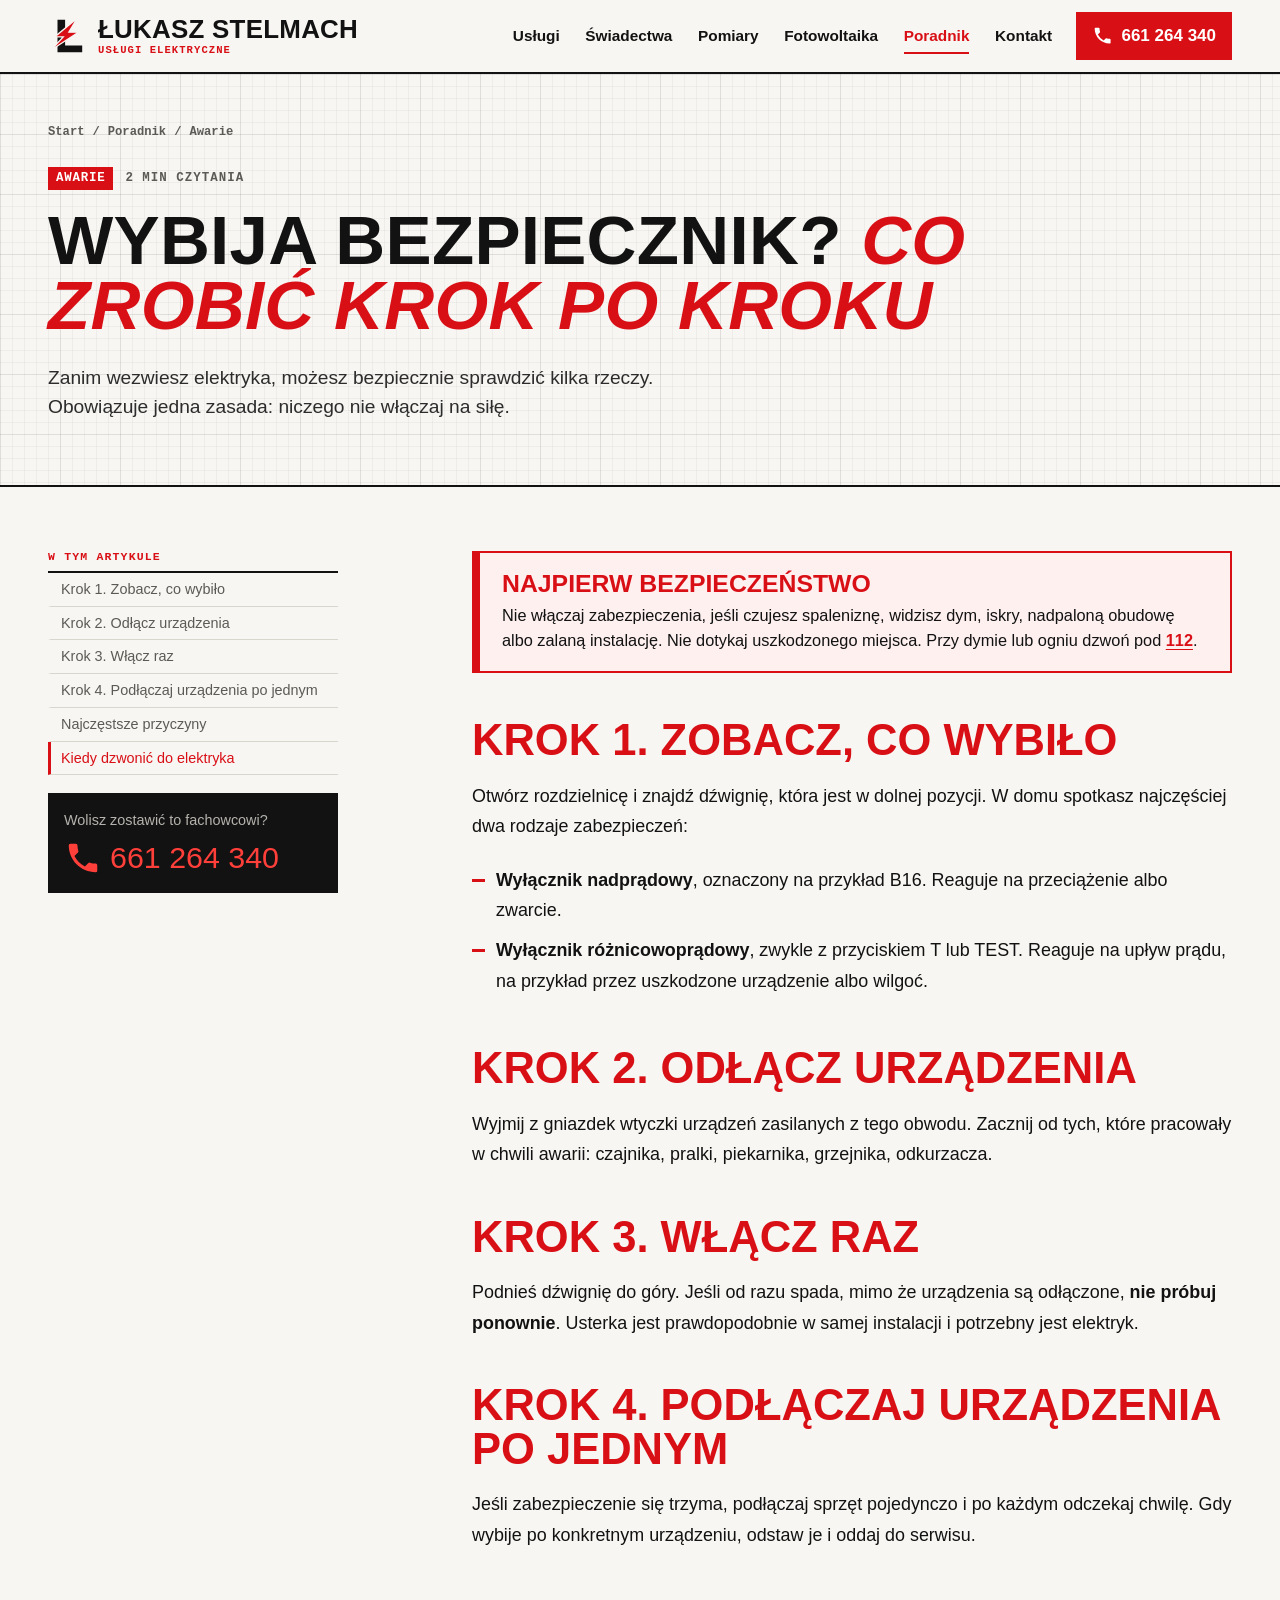
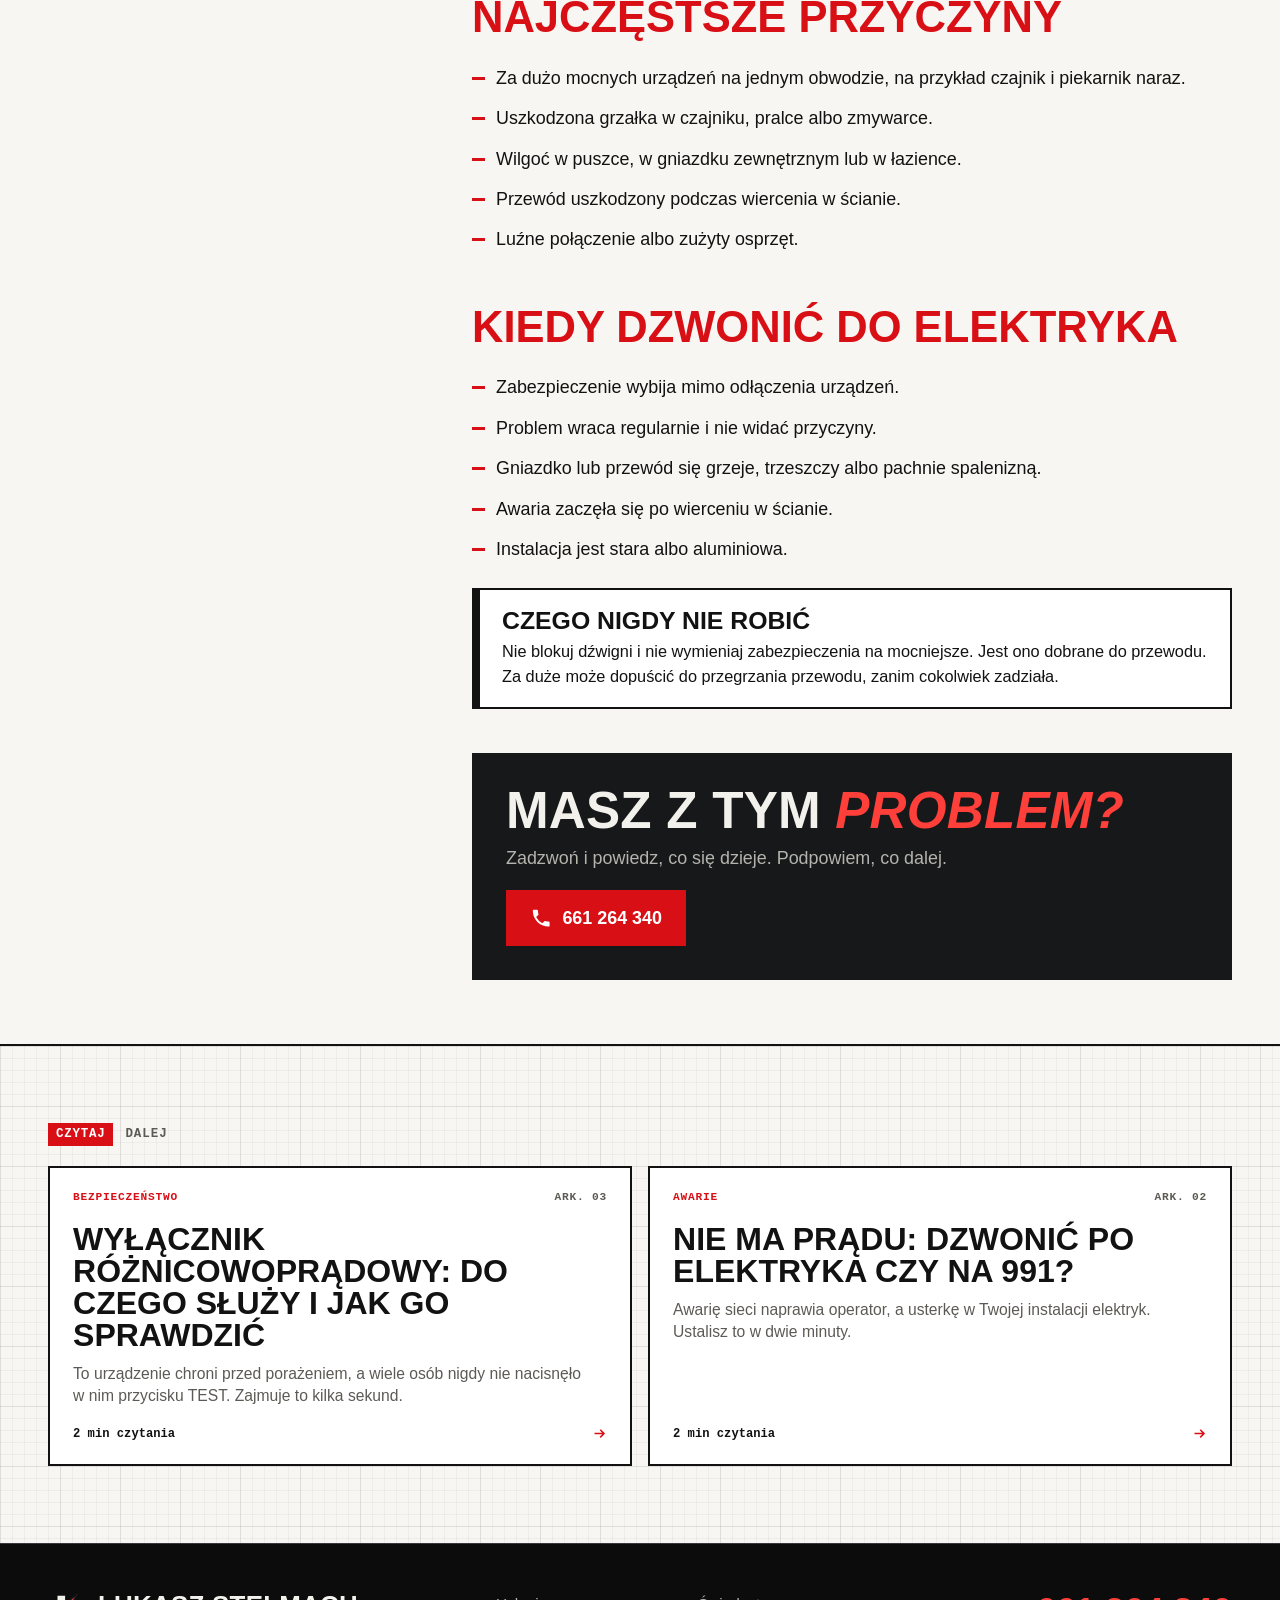
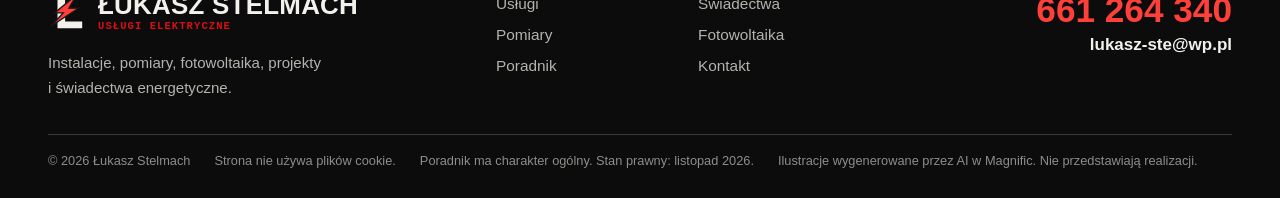
<file: poradnik/wybija-bezpiecznik-co-zrobic.html>
<!DOCTYPE html>
<html lang="pl" class="ai-foto">
<head>
<meta charset="utf-8">
<meta name="viewport" content="width=device-width, initial-scale=1">
<title>Wybija bezpiecznik? Co zrobić krok po kroku | Łukasz Stelmach</title>
<meta name="description" content="Zanim wezwiesz elektryka, możesz bezpiecznie sprawdzić kilka rzeczy. Obowiązuje jedna zasada: niczego nie włączaj na siłę.">
<meta name="robots" content="noindex, nofollow">
<meta name="theme-color" content="#121212">
<meta property="og:type" content="website">
<meta property="og:locale" content="pl_PL">
<meta property="og:title" content="Wybija bezpiecznik? Co zrobić krok po kroku | Łukasz Stelmach">
<meta property="og:description" content="Zanim wezwiesz elektryka, możesz bezpiecznie sprawdzić kilka rzeczy. Obowiązuje jedna zasada: niczego nie włączaj na siłę.">
<link rel="icon" href="../assets/favicon.svg" type="image/svg+xml">
<link rel="stylesheet" href="../assets/style.css?v=b3abf394">
<script>document.documentElement.classList.add("js")</script>
<script type="application/ld+json">{"@context": "https://schema.org", "@type": "Article", "headline": "Wybija bezpiecznik? Co zrobić krok po kroku", "description": "Zanim wezwiesz elektryka, możesz bezpiecznie sprawdzić kilka rzeczy. Obowiązuje jedna zasada: niczego nie włączaj na siłę.", "inLanguage": "pl", "author": {"@type": "Person", "name": "Łukasz Stelmach"}, "dateModified": "2026-11-22"}</script>
</head>
<body data-base="../">
<div class="progress" aria-hidden="true"><i></i></div><a class="skip" href="#tresc">Przejdź do treści</a>
<header class="top">
  <div class="wrap top-in">
    <a class="brand" href="../index.html" aria-label="Łukasz Stelmach, strona główna"><svg class="mark" viewBox="0 0 40 40" aria-hidden="true"><path fill="currentColor" d="M10 3h8v27h18v7H10z"/><path class="mark-bolt" d="M31 1 7 21h9L3 35l29-19h-10z"/></svg><span><b>Łukasz Stelmach</b><small>Usługi elektryczne</small></span></a>
    <nav class="nav" id="menu" aria-label="Główne menu"><a href="../index.html#uslugi">Usługi</a><a href="../index.html#swiadectwa">Świadectwa</a><a href="../index.html#pomiary">Pomiary</a><a href="../index.html#fotowoltaika">Fotowoltaika</a><a href="../poradnik/index.html" aria-current=page>Poradnik</a><a href="../index.html#kontakt">Kontakt</a></nav>
    <a class="top-call" href="tel:+48661264340"><svg class="ic" viewBox="0 0 24 24" aria-hidden="true"><path fill="currentColor" d="M6.6 10.8a15 15 0 0 0 6.6 6.6l2.2-2.2a1 1 0 0 1 1-.25c1.1.37 2.3.57 3.6.57a1 1 0 0 1 1 1V20a1 1 0 0 1-1 1C10.6 21 3 13.4 3 4a1 1 0 0 1 1-1h3.5a1 1 0 0 1 1 1c0 1.25.2 2.45.57 3.6a1 1 0 0 1-.25 1z"/></svg><span>661 264 340</span></a>
    <button class="burger" type="button" aria-expanded="false" aria-controls="menu" aria-label="Otwórz menu"><i></i><i></i></button>
  </div>
</header>
<main id="tresc">
<article>
<header class="ahero paper">
  <div class="wrap">
    <nav class="crumbs" aria-label="Okruszki"><a href="../index.html">Start</a><span>/</span><a href="index.html">Poradnik</a><span>/</span><span>Awarie</span></nav>
    <div class="ahero-solo">
      <div>
        <p class="lab"><span>Awarie</span>2 min czytania</p>
        <h1 class="d">Wybija bezpiecznik? <em>Co zrobić krok po kroku</em></h1>
        <p class="hero-lead">Zanim wezwiesz elektryka, możesz bezpiecznie sprawdzić kilka rzeczy. Obowiązuje jedna zasada: niczego nie włączaj na siłę.</p>
        <p class="ameta"></p>
      </div>
      
    </div>
  </div>
</header>
<div class="wrap alayout">
  <aside class="aside">
    <nav class="toc" aria-label="Spis treści"><p>W tym artykule</p><ol><li><a href="#krok-1-zobacz-co-wybilo">Krok 1. Zobacz, co wybiło</a></li><li><a href="#krok-2-odlacz-urzadzenia">Krok 2. Odłącz urządzenia</a></li><li><a href="#krok-3-wlacz-raz">Krok 3. Włącz raz</a></li><li><a href="#krok-4-podlaczaj-urzadzenia-po-jednym">Krok 4. Podłączaj urządzenia po jednym</a></li><li><a href="#najczestsze-przyczyny">Najczęstsze przyczyny</a></li><li><a href="#kiedy-dzwonic-do-elektryka">Kiedy dzwonić do elektryka</a></li></ol></nav>
    <div class="acall"><p>Wolisz zostawić to fachowcowi?</p><a href="tel:+48661264340"><svg class="ic" viewBox="0 0 24 24" aria-hidden="true"><path fill="currentColor" d="M6.6 10.8a15 15 0 0 0 6.6 6.6l2.2-2.2a1 1 0 0 1 1-.25c1.1.37 2.3.57 3.6.57a1 1 0 0 1 1 1V20a1 1 0 0 1-1 1C10.6 21 3 13.4 3 4a1 1 0 0 1 1-1h3.5a1 1 0 0 1 1 1c0 1.25.2 2.45.57 3.6a1 1 0 0 1-.25 1z"/></svg>661 264 340</a></div>
  </aside>
  <div class="prose">
    
<aside class="note danger"><b>Najpierw bezpieczeństwo</b><p>Nie włączaj zabezpieczenia, jeśli czujesz spaleniznę, widzisz dym, iskry, nadpaloną obudowę albo zalaną instalację. Nie dotykaj uszkodzonego miejsca. Przy dymie lub ogniu dzwoń pod <a href="tel:112">112</a>.</p></aside>
<h2 id="krok-1-zobacz-co-wybilo">Krok 1. Zobacz, co wybiło</h2>
<p>Otwórz rozdzielnicę i znajdź dźwignię, która jest w dolnej pozycji. W domu spotkasz najczęściej dwa rodzaje zabezpieczeń:</p>
<ul>
<li><strong>Wyłącznik nadprądowy</strong>, oznaczony na przykład B16. Reaguje na przeciążenie albo zwarcie.</li>
<li><strong>Wyłącznik różnicowoprądowy</strong>, zwykle z przyciskiem T lub TEST. Reaguje na upływ prądu, na przykład przez uszkodzone urządzenie albo wilgoć.</li>
</ul>
<h2 id="krok-2-odlacz-urzadzenia">Krok 2. Odłącz urządzenia</h2>
<p>Wyjmij z gniazdek wtyczki urządzeń zasilanych z tego obwodu. Zacznij od tych, które pracowały w chwili awarii: czajnika, pralki, piekarnika, grzejnika, odkurzacza.</p>
<h2 id="krok-3-wlacz-raz">Krok 3. Włącz raz</h2>
<p>Podnieś dźwignię do góry. Jeśli od razu spada, mimo że urządzenia są odłączone, <strong>nie próbuj ponownie</strong>. Usterka jest prawdopodobnie w samej instalacji i potrzebny jest elektryk.</p>
<h2 id="krok-4-podlaczaj-urzadzenia-po-jednym">Krok 4. Podłączaj urządzenia po jednym</h2>
<p>Jeśli zabezpieczenie się trzyma, podłączaj sprzęt pojedynczo i po każdym odczekaj chwilę. Gdy wybije po konkretnym urządzeniu, odstaw je i oddaj do serwisu.</p>
<h2 id="najczestsze-przyczyny">Najczęstsze przyczyny</h2>
<ul>
<li>Za dużo mocnych urządzeń na jednym obwodzie, na przykład czajnik i piekarnik naraz.</li>
<li>Uszkodzona grzałka w czajniku, pralce albo zmywarce.</li>
<li>Wilgoć w puszce, w gniazdku zewnętrznym lub w łazience.</li>
<li>Przewód uszkodzony podczas wiercenia w ścianie.</li>
<li>Luźne połączenie albo zużyty osprzęt.</li>
</ul>
<h2 id="kiedy-dzwonic-do-elektryka">Kiedy dzwonić do elektryka</h2>
<ul>
<li>Zabezpieczenie wybija mimo odłączenia urządzeń.</li>
<li>Problem wraca regularnie i nie widać przyczyny.</li>
<li>Gniazdko lub przewód się grzeje, trzeszczy albo pachnie spalenizną.</li>
<li>Awaria zaczęła się po wierceniu w ścianie.</li>
<li>Instalacja jest stara albo aluminiowa.</li>
</ul>
<aside class="note"><b>Czego nigdy nie robić</b><p>Nie blokuj dźwigni i nie wymieniaj zabezpieczenia na mocniejsze. Jest ono dobrane do przewodu. Za duże może dopuścić do przegrzania przewodu, zanim cokolwiek zadziała.</p></aside>

    
    <aside class="acta"><b class="d">Masz z tym <em>problem?</em></b><p>Zadzwoń i powiedz, co się dzieje. Podpowiem, co dalej.</p><a class="btn btn-red " href="tel:+48661264340"><svg class="ic" viewBox="0 0 24 24" aria-hidden="true"><path fill="currentColor" d="M6.6 10.8a15 15 0 0 0 6.6 6.6l2.2-2.2a1 1 0 0 1 1-.25c1.1.37 2.3.57 3.6.57a1 1 0 0 1 1 1V20a1 1 0 0 1-1 1C10.6 21 3 13.4 3 4a1 1 0 0 1 1-1h3.5a1 1 0 0 1 1 1c0 1.25.2 2.45.57 3.6a1 1 0 0 1-.25 1z"/></svg><span>661 264 340</span></a></aside>
  </div>
</div>
</article>
<section class="sec paper more">
  <div class="wrap">
    <p class="lab"><span>CZYTAJ</span>dalej</p>
    <div class="acards acards-2"><a class="acard" href="../poradnik/wylacznik-roznicowopradowy-test.html" data-cat="Bezpieczeństwo" data-text="wyłącznik różnicowoprądowy: do czego służy i jak go sprawdzić to urządzenie chroni przed porażeniem, a wiele osób nigdy nie nacisnęło w nim przycisku test. zajmuje to kilka sekund. bezpieczeństwo"><span class="acard-body"><span class="acard-top"><span>Bezpieczeństwo</span><span>ARK. 03</span></span><b>Wyłącznik różnicowoprądowy: do czego służy i jak go sprawdzić</b><span class="acard-lead">To urządzenie chroni przed porażeniem, a wiele osób nigdy nie nacisnęło w nim przycisku TEST. Zajmuje to kilka sekund.</span><span class="acard-go">2 min czytania <svg class="ic" viewBox="0 0 24 24" aria-hidden="true"><path fill="none" stroke="currentColor" stroke-width="2.4" d="M4 12h15M13 6l6 6-6 6"/></svg></span></span></a><a class="acard" href="../poradnik/brak-pradu-kogo-wezwac.html" data-cat="Awarie" data-text="nie ma prądu: dzwonić po elektryka czy na 991? awarię sieci naprawia operator, a usterkę w twojej instalacji elektryk. ustalisz to w dwie minuty. awarie"><span class="acard-body"><span class="acard-top"><span>Awarie</span><span>ARK. 02</span></span><b>Nie ma prądu: dzwonić po elektryka czy na 991?</b><span class="acard-lead">Awarię sieci naprawia operator, a usterkę w Twojej instalacji elektryk. Ustalisz to w dwie minuty.</span><span class="acard-go">2 min czytania <svg class="ic" viewBox="0 0 24 24" aria-hidden="true"><path fill="none" stroke="currentColor" stroke-width="2.4" d="M4 12h15M13 6l6 6-6 6"/></svg></span></span></a></div>
  </div>
</section>
</main>
<footer class="foot">
  <div class="wrap foot-grid">
    <div><a class="brand" href="../index.html"><svg class="mark" viewBox="0 0 40 40" aria-hidden="true"><path fill="currentColor" d="M10 3h8v27h18v7H10z"/><path class="mark-bolt" d="M31 1 7 21h9L3 35l29-19h-10z"/></svg><span><b>Łukasz Stelmach</b><small>Usługi elektryczne</small></span></a>
      <p>Instalacje, pomiary, fotowoltaika, projekty i świadectwa energetyczne.</p></div>
    <nav aria-label="Stopka"><a href="../index.html#uslugi">Usługi</a><a href="../index.html#swiadectwa">Świadectwa</a><a href="../index.html#pomiary">Pomiary</a><a href="../index.html#fotowoltaika">Fotowoltaika</a><a href="../poradnik/index.html">Poradnik</a><a href="../index.html#kontakt">Kontakt</a></nav>
    <div class="foot-contact"><a href="tel:+48661264340">661 264 340</a><a href="mailto:lukasz-ste@wp.pl">lukasz-ste@wp.pl</a></div>
  </div>
  <div class="wrap foot-note"><span>© 2026 Łukasz Stelmach</span><span>Strona nie używa plików cookie.</span><span>Poradnik ma charakter ogólny. Stan prawny: listopad 2026.</span><span>Ilustracje wygenerowane przez AI w Magnific. Nie przedstawiają realizacji.</span></div>
</footer>
<div class="callbar"><a href="tel:+48661264340"><svg class="ic" viewBox="0 0 24 24" aria-hidden="true"><path fill="currentColor" d="M6.6 10.8a15 15 0 0 0 6.6 6.6l2.2-2.2a1 1 0 0 1 1-.25c1.1.37 2.3.57 3.6.57a1 1 0 0 1 1 1V20a1 1 0 0 1-1 1C10.6 21 3 13.4 3 4a1 1 0 0 1 1-1h3.5a1 1 0 0 1 1 1c0 1.25.2 2.45.57 3.6a1 1 0 0 1-.25 1z"/></svg>Zadzwoń</a><a href="mailto:lukasz-ste@wp.pl"><svg class="ic" viewBox="0 0 24 24" aria-hidden="true"><path fill="none" stroke="currentColor" stroke-width="2" d="M3 6h18v12H3zM3 7l9 7 9-7"/></svg>Napisz</a></div>
<script src="../assets/main.js?v=7add81e6" defer></script>
</body>
</html>
</file>
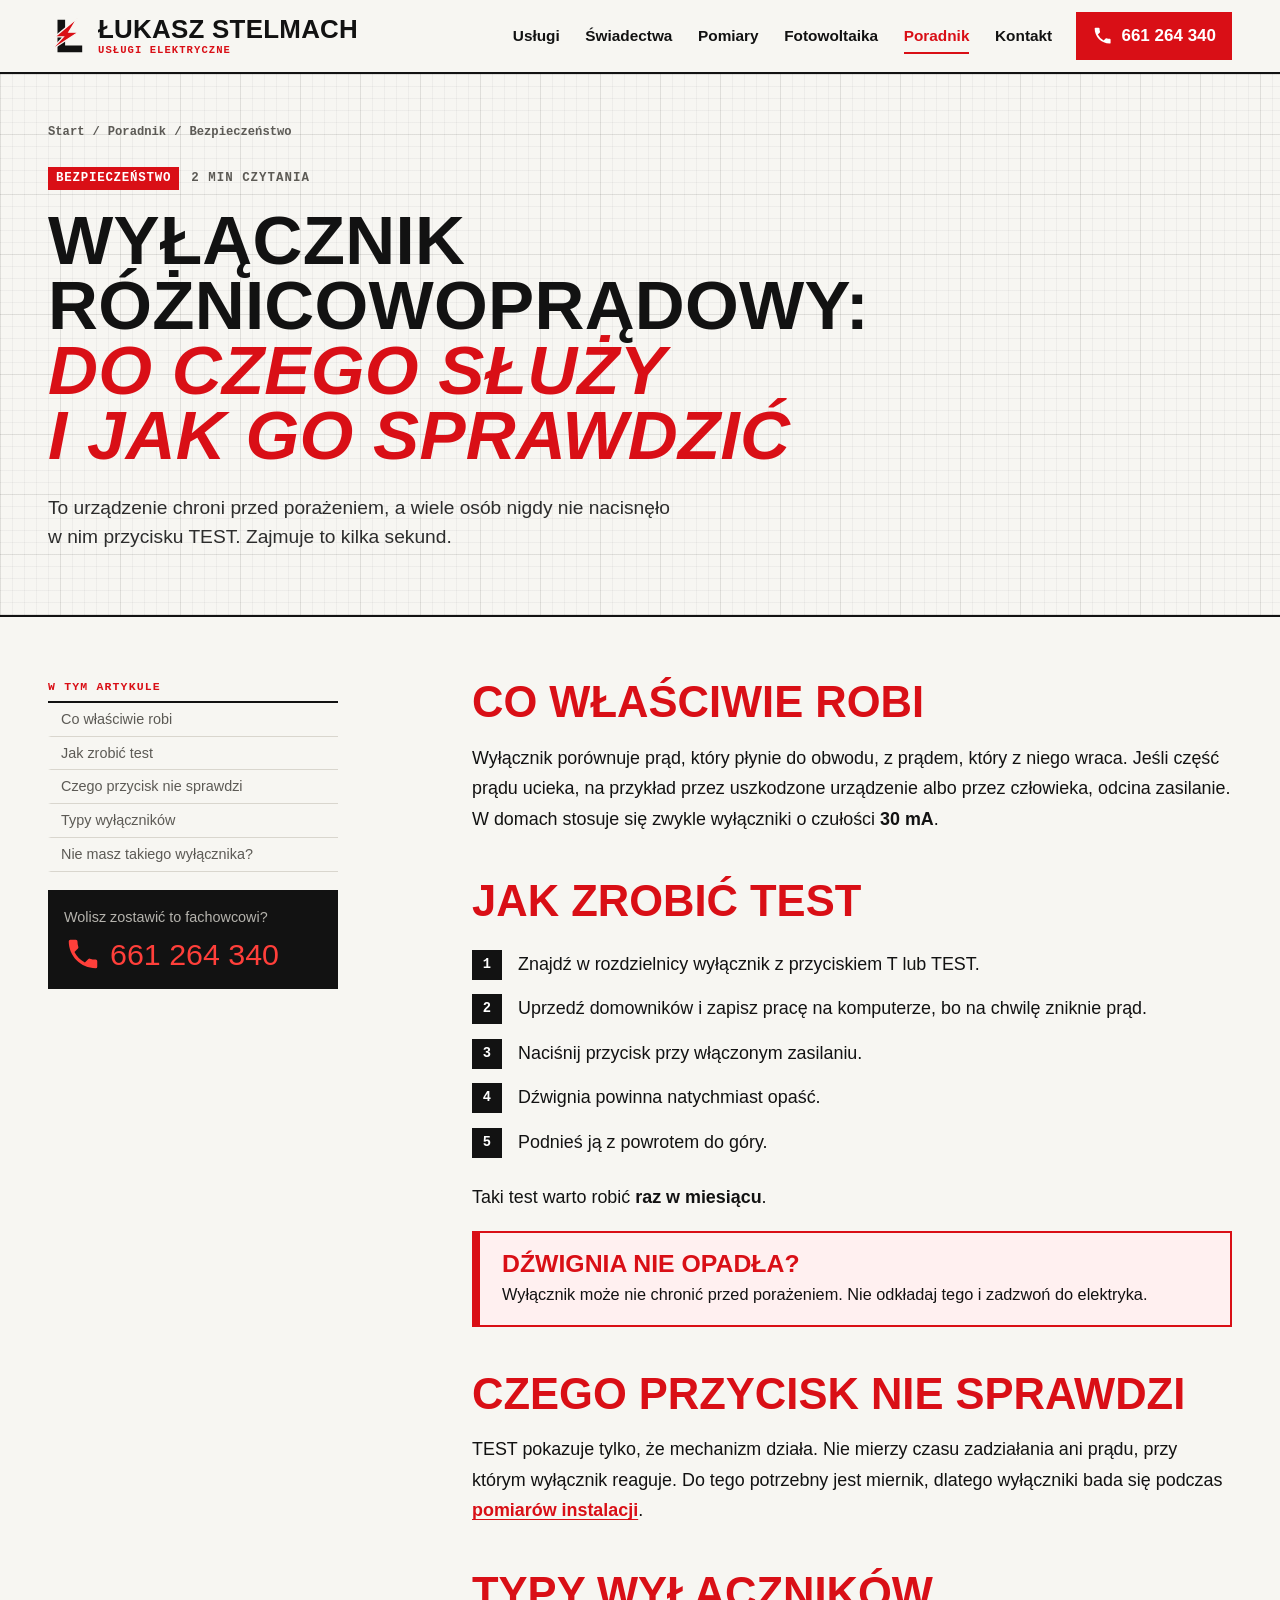
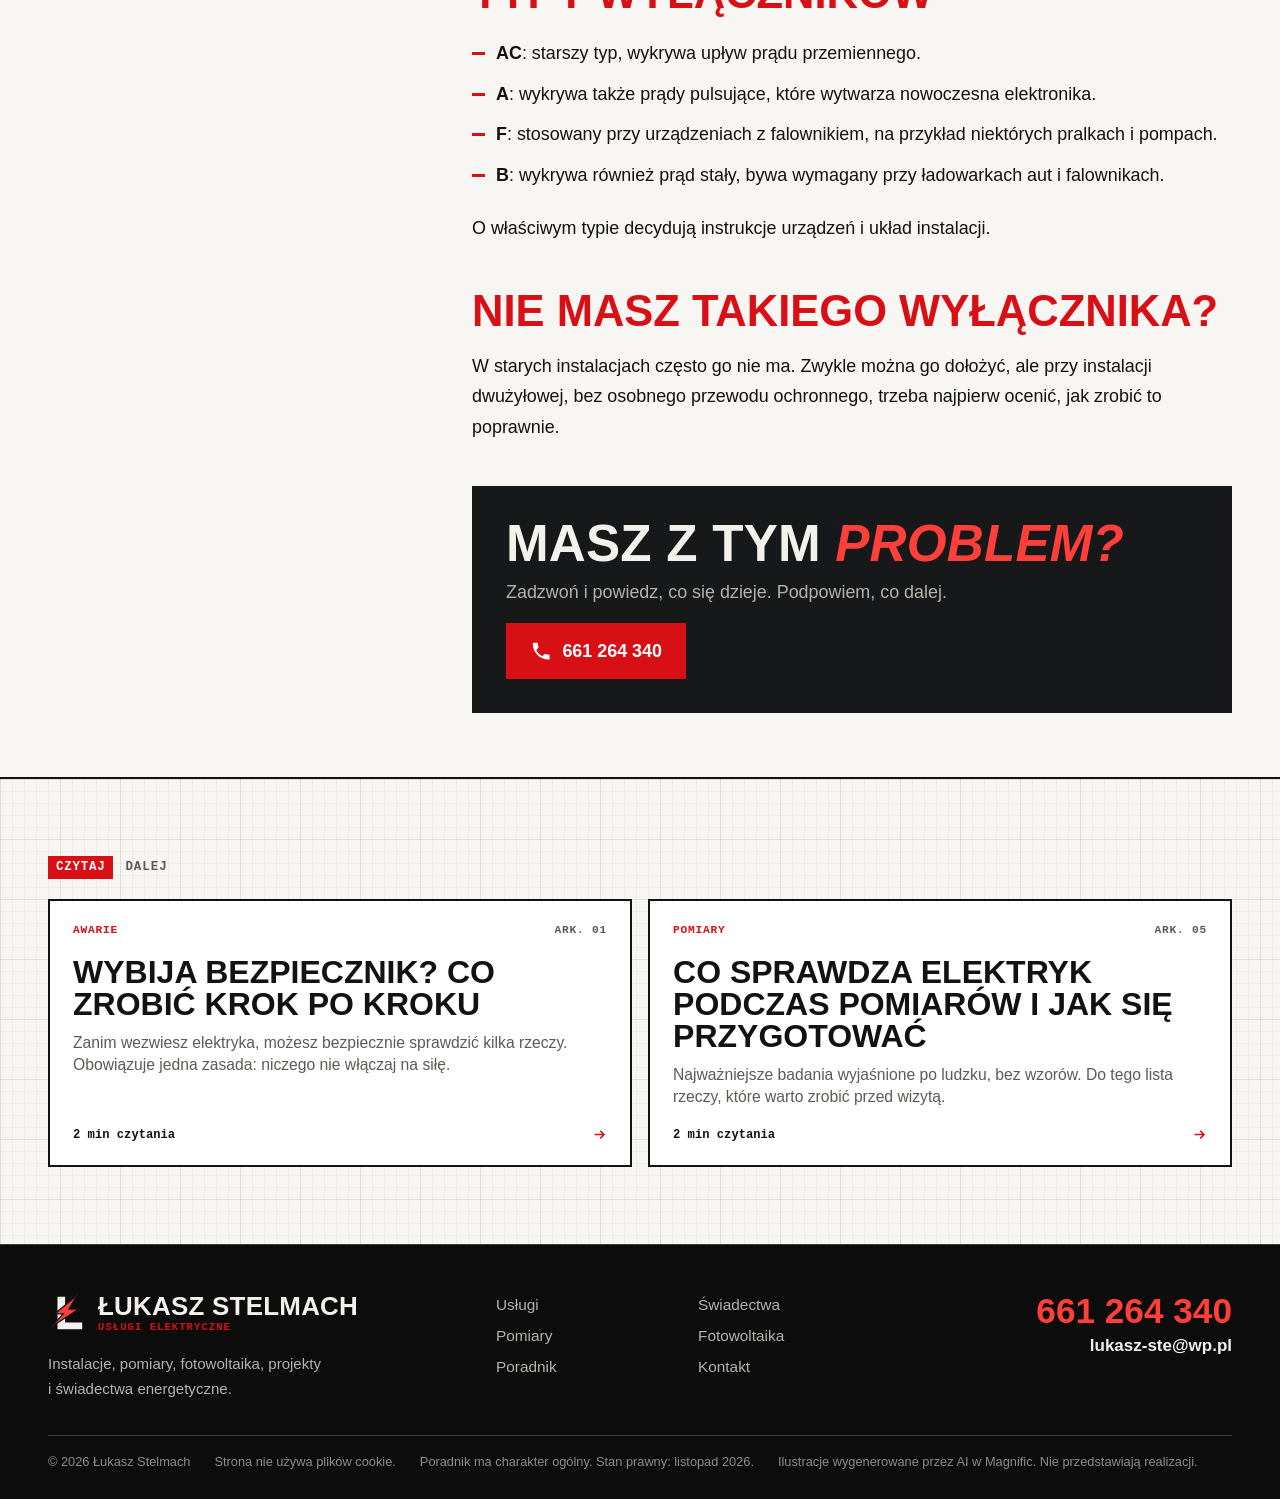
<file: poradnik/wylacznik-roznicowopradowy-test.html>
<!DOCTYPE html>
<html lang="pl" class="ai-foto">
<head>
<meta charset="utf-8">
<meta name="viewport" content="width=device-width, initial-scale=1">
<title>Wyłącznik różnicowoprądowy: do czego służy i jak go sprawdzić | Łukasz Stelmach</title>
<meta name="description" content="To urządzenie chroni przed porażeniem, a wiele osób nigdy nie nacisnęło w nim przycisku TEST. Zajmuje to kilka sekund.">
<meta name="robots" content="noindex, nofollow">
<meta name="theme-color" content="#121212">
<meta property="og:type" content="website">
<meta property="og:locale" content="pl_PL">
<meta property="og:title" content="Wyłącznik różnicowoprądowy: do czego służy i jak go sprawdzić | Łukasz Stelmach">
<meta property="og:description" content="To urządzenie chroni przed porażeniem, a wiele osób nigdy nie nacisnęło w nim przycisku TEST. Zajmuje to kilka sekund.">
<link rel="icon" href="../assets/favicon.svg" type="image/svg+xml">
<link rel="stylesheet" href="../assets/style.css?v=b3abf394">
<script>document.documentElement.classList.add("js")</script>
<script type="application/ld+json">{"@context": "https://schema.org", "@type": "Article", "headline": "Wyłącznik różnicowoprądowy: do czego służy i jak go sprawdzić", "description": "To urządzenie chroni przed porażeniem, a wiele osób nigdy nie nacisnęło w nim przycisku TEST. Zajmuje to kilka sekund.", "inLanguage": "pl", "author": {"@type": "Person", "name": "Łukasz Stelmach"}, "dateModified": "2026-11-22"}</script>
</head>
<body data-base="../">
<div class="progress" aria-hidden="true"><i></i></div><a class="skip" href="#tresc">Przejdź do treści</a>
<header class="top">
  <div class="wrap top-in">
    <a class="brand" href="../index.html" aria-label="Łukasz Stelmach, strona główna"><svg class="mark" viewBox="0 0 40 40" aria-hidden="true"><path fill="currentColor" d="M10 3h8v27h18v7H10z"/><path class="mark-bolt" d="M31 1 7 21h9L3 35l29-19h-10z"/></svg><span><b>Łukasz Stelmach</b><small>Usługi elektryczne</small></span></a>
    <nav class="nav" id="menu" aria-label="Główne menu"><a href="../index.html#uslugi">Usługi</a><a href="../index.html#swiadectwa">Świadectwa</a><a href="../index.html#pomiary">Pomiary</a><a href="../index.html#fotowoltaika">Fotowoltaika</a><a href="../poradnik/index.html" aria-current=page>Poradnik</a><a href="../index.html#kontakt">Kontakt</a></nav>
    <a class="top-call" href="tel:+48661264340"><svg class="ic" viewBox="0 0 24 24" aria-hidden="true"><path fill="currentColor" d="M6.6 10.8a15 15 0 0 0 6.6 6.6l2.2-2.2a1 1 0 0 1 1-.25c1.1.37 2.3.57 3.6.57a1 1 0 0 1 1 1V20a1 1 0 0 1-1 1C10.6 21 3 13.4 3 4a1 1 0 0 1 1-1h3.5a1 1 0 0 1 1 1c0 1.25.2 2.45.57 3.6a1 1 0 0 1-.25 1z"/></svg><span>661 264 340</span></a>
    <button class="burger" type="button" aria-expanded="false" aria-controls="menu" aria-label="Otwórz menu"><i></i><i></i></button>
  </div>
</header>
<main id="tresc">
<article>
<header class="ahero paper">
  <div class="wrap">
    <nav class="crumbs" aria-label="Okruszki"><a href="../index.html">Start</a><span>/</span><a href="index.html">Poradnik</a><span>/</span><span>Bezpieczeństwo</span></nav>
    <div class="ahero-solo">
      <div>
        <p class="lab"><span>Bezpieczeństwo</span>2 min czytania</p>
        <h1 class="d">Wyłącznik różnicowoprądowy: <em>do czego służy i jak go sprawdzić</em></h1>
        <p class="hero-lead">To urządzenie chroni przed porażeniem, a wiele osób nigdy nie nacisnęło w nim przycisku TEST. Zajmuje to kilka sekund.</p>
        <p class="ameta"></p>
      </div>
      
    </div>
  </div>
</header>
<div class="wrap alayout">
  <aside class="aside">
    <nav class="toc" aria-label="Spis treści"><p>W tym artykule</p><ol><li><a href="#co-wlasciwie-robi">Co właściwie robi</a></li><li><a href="#jak-zrobic-test">Jak zrobić test</a></li><li><a href="#czego-przycisk-nie-sprawdzi">Czego przycisk nie sprawdzi</a></li><li><a href="#typy-wylacznikow">Typy wyłączników</a></li><li><a href="#nie-masz-takiego-wylacznika">Nie masz takiego wyłącznika?</a></li></ol></nav>
    <div class="acall"><p>Wolisz zostawić to fachowcowi?</p><a href="tel:+48661264340"><svg class="ic" viewBox="0 0 24 24" aria-hidden="true"><path fill="currentColor" d="M6.6 10.8a15 15 0 0 0 6.6 6.6l2.2-2.2a1 1 0 0 1 1-.25c1.1.37 2.3.57 3.6.57a1 1 0 0 1 1 1V20a1 1 0 0 1-1 1C10.6 21 3 13.4 3 4a1 1 0 0 1 1-1h3.5a1 1 0 0 1 1 1c0 1.25.2 2.45.57 3.6a1 1 0 0 1-.25 1z"/></svg>661 264 340</a></div>
  </aside>
  <div class="prose">
    
<h2 id="co-wlasciwie-robi">Co właściwie robi</h2>
<p>Wyłącznik porównuje prąd, który płynie do obwodu, z prądem, który z niego wraca. Jeśli część prądu ucieka, na przykład przez uszkodzone urządzenie albo przez człowieka, odcina zasilanie. W domach stosuje się zwykle wyłączniki o czułości <strong>30 mA</strong>.</p>
<h2 id="jak-zrobic-test">Jak zrobić test</h2>
<ol>
<li>Znajdź w rozdzielnicy wyłącznik z przyciskiem T lub TEST.</li>
<li>Uprzedź domowników i zapisz pracę na komputerze, bo na chwilę zniknie prąd.</li>
<li>Naciśnij przycisk przy włączonym zasilaniu.</li>
<li>Dźwignia powinna natychmiast opaść.</li>
<li>Podnieś ją z powrotem do góry.</li>
</ol>
<p>Taki test warto robić <strong>raz w miesiącu</strong>.</p>
<aside class="note danger"><b>Dźwignia nie opadła?</b><p>Wyłącznik może nie chronić przed porażeniem. Nie odkładaj tego i zadzwoń do elektryka.</p></aside>
<h2 id="czego-przycisk-nie-sprawdzi">Czego przycisk nie sprawdzi</h2>
<p>TEST pokazuje tylko, że mechanizm działa. Nie mierzy czasu zadziałania ani prądu, przy którym wyłącznik reaguje. Do tego potrzebny jest miernik, dlatego wyłączniki bada się podczas <a href="co-sprawdza-elektryk-podczas-pomiarow.html">pomiarów instalacji</a>.</p>
<h2 id="typy-wylacznikow">Typy wyłączników</h2>
<ul>
<li><strong>AC</strong>: starszy typ, wykrywa upływ prądu przemiennego.</li>
<li><strong>A</strong>: wykrywa także prądy pulsujące, które wytwarza nowoczesna elektronika.</li>
<li><strong>F</strong>: stosowany przy urządzeniach z falownikiem, na przykład niektórych pralkach i pompach.</li>
<li><strong>B</strong>: wykrywa również prąd stały, bywa wymagany przy ładowarkach aut i falownikach.</li>
</ul>
<p>O właściwym typie decydują instrukcje urządzeń i układ instalacji.</p>
<h2 id="nie-masz-takiego-wylacznika">Nie masz takiego wyłącznika?</h2>
<p>W starych instalacjach często go nie ma. Zwykle można go dołożyć, ale przy instalacji dwużyłowej, bez osobnego przewodu ochronnego, trzeba najpierw ocenić, jak zrobić to poprawnie.</p>

    
    <aside class="acta"><b class="d">Masz z tym <em>problem?</em></b><p>Zadzwoń i powiedz, co się dzieje. Podpowiem, co dalej.</p><a class="btn btn-red " href="tel:+48661264340"><svg class="ic" viewBox="0 0 24 24" aria-hidden="true"><path fill="currentColor" d="M6.6 10.8a15 15 0 0 0 6.6 6.6l2.2-2.2a1 1 0 0 1 1-.25c1.1.37 2.3.57 3.6.57a1 1 0 0 1 1 1V20a1 1 0 0 1-1 1C10.6 21 3 13.4 3 4a1 1 0 0 1 1-1h3.5a1 1 0 0 1 1 1c0 1.25.2 2.45.57 3.6a1 1 0 0 1-.25 1z"/></svg><span>661 264 340</span></a></aside>
  </div>
</div>
</article>
<section class="sec paper more">
  <div class="wrap">
    <p class="lab"><span>CZYTAJ</span>dalej</p>
    <div class="acards acards-2"><a class="acard" href="../poradnik/wybija-bezpiecznik-co-zrobic.html" data-cat="Awarie" data-text="wybija bezpiecznik? co zrobić krok po kroku zanim wezwiesz elektryka, możesz bezpiecznie sprawdzić kilka rzeczy. obowiązuje jedna zasada: niczego nie włączaj na siłę. awarie"><span class="acard-body"><span class="acard-top"><span>Awarie</span><span>ARK. 01</span></span><b>Wybija bezpiecznik? Co zrobić krok po kroku</b><span class="acard-lead">Zanim wezwiesz elektryka, możesz bezpiecznie sprawdzić kilka rzeczy. Obowiązuje jedna zasada: niczego nie włączaj na siłę.</span><span class="acard-go">2 min czytania <svg class="ic" viewBox="0 0 24 24" aria-hidden="true"><path fill="none" stroke="currentColor" stroke-width="2.4" d="M4 12h15M13 6l6 6-6 6"/></svg></span></span></a><a class="acard" href="../poradnik/co-sprawdza-elektryk-podczas-pomiarow.html" data-cat="Pomiary" data-text="co sprawdza elektryk podczas pomiarów i jak się przygotować najważniejsze badania wyjaśnione po ludzku, bez wzorów. do tego lista rzeczy, które warto zrobić przed wizytą. pomiary"><span class="acard-body"><span class="acard-top"><span>Pomiary</span><span>ARK. 05</span></span><b>Co sprawdza elektryk podczas pomiarów i jak się przygotować</b><span class="acard-lead">Najważniejsze badania wyjaśnione po ludzku, bez wzorów. Do tego lista rzeczy, które warto zrobić przed wizytą.</span><span class="acard-go">2 min czytania <svg class="ic" viewBox="0 0 24 24" aria-hidden="true"><path fill="none" stroke="currentColor" stroke-width="2.4" d="M4 12h15M13 6l6 6-6 6"/></svg></span></span></a></div>
  </div>
</section>
</main>
<footer class="foot">
  <div class="wrap foot-grid">
    <div><a class="brand" href="../index.html"><svg class="mark" viewBox="0 0 40 40" aria-hidden="true"><path fill="currentColor" d="M10 3h8v27h18v7H10z"/><path class="mark-bolt" d="M31 1 7 21h9L3 35l29-19h-10z"/></svg><span><b>Łukasz Stelmach</b><small>Usługi elektryczne</small></span></a>
      <p>Instalacje, pomiary, fotowoltaika, projekty i świadectwa energetyczne.</p></div>
    <nav aria-label="Stopka"><a href="../index.html#uslugi">Usługi</a><a href="../index.html#swiadectwa">Świadectwa</a><a href="../index.html#pomiary">Pomiary</a><a href="../index.html#fotowoltaika">Fotowoltaika</a><a href="../poradnik/index.html">Poradnik</a><a href="../index.html#kontakt">Kontakt</a></nav>
    <div class="foot-contact"><a href="tel:+48661264340">661 264 340</a><a href="mailto:lukasz-ste@wp.pl">lukasz-ste@wp.pl</a></div>
  </div>
  <div class="wrap foot-note"><span>© 2026 Łukasz Stelmach</span><span>Strona nie używa plików cookie.</span><span>Poradnik ma charakter ogólny. Stan prawny: listopad 2026.</span><span>Ilustracje wygenerowane przez AI w Magnific. Nie przedstawiają realizacji.</span></div>
</footer>
<div class="callbar"><a href="tel:+48661264340"><svg class="ic" viewBox="0 0 24 24" aria-hidden="true"><path fill="currentColor" d="M6.6 10.8a15 15 0 0 0 6.6 6.6l2.2-2.2a1 1 0 0 1 1-.25c1.1.37 2.3.57 3.6.57a1 1 0 0 1 1 1V20a1 1 0 0 1-1 1C10.6 21 3 13.4 3 4a1 1 0 0 1 1-1h3.5a1 1 0 0 1 1 1c0 1.25.2 2.45.57 3.6a1 1 0 0 1-.25 1z"/></svg>Zadzwoń</a><a href="mailto:lukasz-ste@wp.pl"><svg class="ic" viewBox="0 0 24 24" aria-hidden="true"><path fill="none" stroke="currentColor" stroke-width="2" d="M3 6h18v12H3zM3 7l9 7 9-7"/></svg>Napisz</a></div>
<script src="../assets/main.js?v=7add81e6" defer></script>
</body>
</html>
</file>
<file: assets/style.css>
/* Łukasz Stelmach, usługi elektryczne */
:root {
  --ink: #121212;
  --ink-2: #2c2c2c;
  --muted: #5c5a55;
  --line: #d9d6ce;
  --line-2: #bdbab1;
  --paper: #f7f6f2;
  --white: #fff;
  --red: #d90f16;
  --red-hot: #ff3f3a;
  --red-deep: #a90a10;
  --board: #17181a;
  --board-2: #222326;
  --board-line: #38393d;
  --on-dark: #f3f1ec;
  --on-dark-2: #b5b3ad;
  --amber: #ffc94d;
  --display: "DIN Condensed", "Bahnschrift SemiCondensed", Bahnschrift, "Roboto Condensed", "sans-serif-condensed", "Arial Narrow", "Helvetica Neue", Arial, sans-serif;
  --sans: -apple-system, BlinkMacSystemFont, "Segoe UI", Roboto, "Helvetica Neue", Arial, sans-serif;
  --mono: ui-monospace, "SF Mono", SFMono-Regular, Menlo, Consolas, "Liberation Mono", monospace;
  --gut: clamp(20px, 4vw, 48px);
  --sec: clamp(72px, 9vw, 132px);
}

*, *::before, *::after { box-sizing: border-box; }
html { scroll-behavior: smooth; scroll-padding-top: 92px; -webkit-text-size-adjust: 100%; }
body { margin: 0; background: var(--paper); color: var(--ink); font: 400 1.0625rem/1.62 var(--sans); -webkit-font-smoothing: antialiased; overflow-x: clip; }
img, svg { display: block; max-width: 100%; }
a { color: inherit; }
h1, h2, h3, p, ul, ol, dl, dd, figure { margin: 0; padding: 0; }
ul, ol { list-style: none; }
button, input, select, textarea { font: inherit; color: inherit; }
button { cursor: pointer; }
[hidden] { display: none !important; }
:focus-visible { outline: 3px solid var(--red); outline-offset: 3px; }
.dark :focus-visible, .foot :focus-visible { outline-color: var(--red-hot); }
.sr { position: absolute; width: 1px; height: 1px; overflow: hidden; clip: rect(0 0 0 0); white-space: nowrap; }
.skip { position: fixed; left: 12px; top: -60px; z-index: 100; background: var(--red); color: #fff; padding: 10px 16px; font-weight: 700; }
.skip:focus { top: 12px; }

.wrap { width: min(1360px, 100% - var(--gut) * 2); margin-inline: auto; }
.ic { width: 1.25em; height: 1.25em; flex: none; }

/* typografia */
.d { font-family: var(--display); font-weight: 700; text-transform: uppercase; line-height: .94; letter-spacing: .004em; overflow-wrap: anywhere; }
.d em { font-style: italic; color: var(--red); padding-right: .04em; }
.dark .d em { color: var(--red-hot); }
h2.d { font-size: clamp(2.9rem, 6.2vw, 5.8rem); text-wrap: balance; }
.lab { display: flex; align-items: center; gap: 12px; font: 600 .78rem/1.2 var(--mono); letter-spacing: .08em; text-transform: uppercase; color: var(--muted); }
.lab span { color: #fff; background: var(--red); padding: 4px 8px; letter-spacing: .06em; }
.dark .lab { color: var(--on-dark-2); }
.sec-head { max-width: 820px; }
.sec-head .d { margin-top: 20px; }
.sec-lead { margin-top: 20px; max-width: 62ch; font-size: clamp(1.06rem, 1.4vw, 1.22rem); color: var(--muted); }
.dark .sec-lead { color: var(--on-dark-2); }

/* przyciski */
.btn { display: inline-flex; align-items: center; justify-content: center; gap: 10px; min-height: 50px; padding: 11px 22px; border: 2px solid var(--ink); background: transparent; font-weight: 700; text-decoration: none; transition: background .15s, color .15s, border-color .15s, transform .15s; }
.btn:active { transform: translateY(1px); }
.btn-lg { min-height: 62px; padding: 14px 28px; font-size: 1.14rem; }
.btn-red { background: var(--red); border-color: var(--red); color: #fff; }
.btn-red:hover { background: var(--ink); border-color: var(--ink); }
.dark .btn-red:hover, .tree .btn-red:hover { background: #fff; border-color: #fff; color: var(--red); }
.btn-line:hover { background: var(--ink); color: #fff; }
.btn-ghost { border-color: var(--board-line); color: var(--on-dark); }
.btn-ghost:hover { border-color: #fff; }
.link { display: inline-flex; align-items: center; gap: 8px; color: var(--red); font-weight: 700; text-decoration: none; border-bottom: 2px solid currentColor; padding-bottom: 2px; }
.link .ic { transition: transform .15s; }
.link:hover .ic { transform: translateX(4px); }
.link-light { color: var(--red-hot); margin-top: 32px; }

/* tła */
.paper { background-color: var(--paper); background-image: linear-gradient(rgba(18,18,18,.04) 1px, transparent 1px), linear-gradient(90deg, rgba(18,18,18,.04) 1px, transparent 1px), linear-gradient(rgba(18,18,18,.07) 1px, transparent 1px), linear-gradient(90deg, rgba(18,18,18,.07) 1px, transparent 1px); background-size: 12px 12px, 12px 12px, 60px 60px, 60px 60px; }
.white { background: var(--white); }
.dark { background: var(--board); color: var(--on-dark); }
.sec { padding-block: var(--sec); }

/* pojawianie się */
.js .rv { opacity: 0; transform: translateY(20px); transition: opacity .6s ease var(--d, 0ms), transform .6s cubic-bezier(.2,.7,.2,1) var(--d, 0ms); }
.js .rv.in { opacity: 1; transform: none; }

/* nagłówek */
.top { position: sticky; top: 0; z-index: 50; background: rgba(247,246,242,.95); border-bottom: 2px solid var(--ink); backdrop-filter: blur(8px); }
.top-in { display: flex; align-items: center; gap: 24px; min-height: 72px; }
.brand { display: inline-flex; align-items: center; gap: 12px; min-width: 0; text-decoration: none; }
.brand > span { min-width: 0; }
.mark { width: 38px; height: 38px; flex: none; }
.mark-bolt { fill: var(--red); stroke: var(--paper); stroke-width: 1.4; }
.foot .mark-bolt { stroke: var(--board); fill: var(--red-hot); }
.brand b { display: block; font-family: var(--display); font-size: 1.62rem; line-height: 1; text-transform: uppercase; letter-spacing: .01em; white-space: nowrap; overflow: hidden; text-overflow: ellipsis; padding-top: 1px; }
.brand small { display: block; margin-top: 2px; font: 600 .66rem/1 var(--mono); letter-spacing: .1em; text-transform: uppercase; color: var(--red); white-space: nowrap; }
.nav { display: flex; gap: clamp(14px, 2vw, 30px); margin-left: auto; }
.nav a { position: relative; padding: 6px 0; font-size: .96rem; font-weight: 600; text-decoration: none; white-space: nowrap; }
.nav a::after { content: ""; position: absolute; left: 0; right: 0; bottom: 0; height: 2px; background: var(--red); transform: scaleX(0); transform-origin: left; transition: transform .2s; }
.nav a:hover { color: var(--red); }
.nav a:hover::after, .nav a[aria-current]::after { transform: scaleX(1); }
.nav a[aria-current] { color: var(--red); }
.top-call { display: inline-flex; align-items: center; gap: 8px; padding: 10px 16px; background: var(--red); color: #fff; font-weight: 700; text-decoration: none; white-space: nowrap; transition: background .15s; }
.top-call:hover { background: var(--ink); }
.burger { display: none; width: 46px; height: 46px; margin-left: auto; padding: 0; background: none; border: 2px solid var(--ink); position: relative; }
.burger i { position: absolute; left: 10px; right: 10px; height: 2px; background: var(--ink); transition: transform .2s, top .2s; }
.burger i:first-child { top: 16px; }
.burger i:last-child { top: 25px; }
.burger[aria-expanded="true"] i:first-child { top: 20px; transform: rotate(45deg); }
.burger[aria-expanded="true"] i:last-child { top: 20px; transform: rotate(-45deg); }

/* hero */
.hero { position: relative; overflow: hidden; padding-block: clamp(24px, 3vw, 40px) clamp(20px, 2.4vw, 32px); }
.hero-grid { display: grid; grid-template-columns: minmax(0, .92fr) minmax(0, 1.08fr); align-items: center; gap: clamp(16px, 3vw, 44px); }
.hero h1 { margin-top: 22px; font-size: clamp(4rem, min(8.6vw, 13.6vh), 9.4rem); line-height: .86; }
.hero h1 em { display: block; margin-top: .06em; }
.hero-lead { margin-top: 26px; max-width: 34em; font-size: clamp(1.1rem, 1.5vw, 1.32rem); line-height: 1.5; color: var(--ink-2); }
.hero-cta { display: flex; flex-wrap: wrap; gap: 12px; margin-top: 32px; }
.hero-art { position: relative; }
.house { width: 100%; height: auto; overflow: visible; }

/* rysunek domu */
.house .paper { fill: var(--paper); background: none; }
.house .line { fill: none; stroke: var(--ink); stroke-width: 2; }
.house .thin { fill: none; stroke: var(--ink); stroke-width: 1.4; }
.house .room { fill: #fff3cc; transition: fill .5s ease; }
.house .room:nth-child(2) { transition-delay: .12s; }
.house .room:nth-child(3) { transition-delay: .24s; }
.house .room:nth-child(4) { transition-delay: .36s; }
.house.off .room { fill: #e5e2da; transition-delay: 0s; }
.house .glow { transition: opacity .5s ease .2s; }
.house.off .glow { opacity: 0; transition-delay: 0s; }
.house .bulb { fill: var(--amber); stroke: var(--ink); stroke-width: 1; transition: fill .3s; }
.house.off .bulb { fill: #fff; }
.house .shade { fill: var(--ink); }
.house .w { fill: none; stroke: var(--ink); stroke-width: 1.8; }
.house .current { fill: none; stroke: var(--red); stroke-width: 2.6; stroke-linecap: round; stroke-dasharray: 5 19; animation: flow 1.05s linear infinite; transition: opacity .25s; }
.house.off .current { opacity: 0; }
@keyframes flow { to { stroke-dashoffset: -24; } }
.house .furn rect, .house .furn path { fill: var(--paper); fill-opacity: .82; stroke: var(--ink); stroke-width: 1.5; }
.house .furn path { fill: none; }
.house .sockets rect, .house .sockets circle { fill: #fff; stroke: var(--ink); stroke-width: 1.4; }
.house .cut path, .house .cut rect { fill: var(--red); }
.house .floor { fill: none; stroke: var(--ink); stroke-width: 4; }
.house .pole path { fill: none; stroke: var(--ink); stroke-width: 3; }
.house .pole text, .house .sheet { font: 600 11px var(--mono); fill: var(--muted); letter-spacing: .08em; }
.house .pv { fill: #16233f; stroke: var(--ink); stroke-width: 1; }
.house .pv-l { fill: none; stroke: #6f83ad; stroke-width: .7; }
.house .sun circle { fill: var(--amber); stroke: var(--ink); stroke-width: 2; }
.house .rays path { stroke: var(--ink); stroke-width: 2; stroke-linecap: round; }
.house .rays { animation: spin 26s linear infinite; }
@keyframes spin { to { transform: rotate(360deg); } }
.house .board-mini > rect { fill: var(--ink); }
.house .led { fill: var(--red-hot); transition: fill .2s; }
.house.off .led { fill: #555; }
.house .inv { fill: #fff; stroke: var(--ink); stroke-width: 2; }
.house .inv-t { font: 700 10.5px var(--mono); fill: var(--ink); }
.house .pe path:first-child { fill: none; stroke: #2f9e44; stroke-width: 3; }
.house .pe-y { fill: none; stroke: #f4d21f; stroke-width: 3; stroke-dasharray: 7 7; }
.house .tag { cursor: pointer; text-decoration: none; }
.house .tag path { fill: none; stroke: var(--red); stroke-width: 1.3; }
.house .tag circle { fill: var(--red); }
.house .tag rect { fill: var(--paper); stroke: var(--red); stroke-width: 1.5; transition: fill .15s; }
.house .tag text { fill: var(--red); font: 700 12.5px var(--mono); transition: fill .15s; }
.house .tag:hover rect, .house .tag:focus rect { fill: var(--red); }
.house .tag:hover text, .house .tag:focus text { fill: #fff; }
.house .tag:focus { outline: none; }

.mains { position: absolute; right: 0; top: 34%; display: none; }
.hero-art .mains { position: absolute; left: 0; top: 4px; right: auto; display: inline-flex; align-items: center; gap: 9px; padding: 6px 10px; background: var(--ink); color: #fff; border: 0; font: 700 .72rem/1 var(--mono); letter-spacing: .04em; text-transform: uppercase; }
.mains-sw { position: relative; width: 34px; height: 18px; background: var(--red); transition: background .2s; }
.mains-sw i { position: absolute; top: 2px; left: 18px; width: 14px; height: 14px; background: #fff; transition: left .16s cubic-bezier(.3,1.5,.6,1); }
.mains.is-off .mains-sw { background: #555; }
.mains.is-off .mains-sw i { left: 2px; }
.mains-s { width: 3ch; color: var(--red-hot); }
.mains.is-off .mains-s { color: #aaa; }

/* tabliczka rysunkowa */
.plate { display: grid; grid-template-columns: repeat(5, 1fr); margin-top: clamp(20px, 3vw, 36px); border: 2px solid var(--ink); background: var(--white); }
.plate > div { padding: 12px 16px; border-right: 1px solid var(--ink); min-width: 0; }
.plate > div:last-child { border-right: 0; }
.plate dt { font: 600 .66rem/1.2 var(--mono); letter-spacing: .1em; text-transform: uppercase; color: var(--muted); }
.plate dd { margin-top: 4px; font-weight: 700; font-size: .98rem; line-height: 1.25; }
.plate dd a { color: var(--red); text-decoration: none; white-space: nowrap; }
.plate-dark { background: var(--board-2); border: 1px solid var(--board-line); grid-template-columns: 1fr; grid-auto-rows: 1fr; margin: 0; }
.plate-dark > div { display: grid; grid-template-columns: 120px 1fr; align-items: center; gap: 12px; padding: 16px 20px; border-right: 0; border-bottom: 1px solid var(--board-line); }
.plate-dark > div:last-child { border-bottom: 0; }
.plate-dark dt { color: var(--on-dark-2); }
.plate-dark dd { margin: 0; font-size: 1.05rem; overflow-wrap: anywhere; }
.plate-dark dd a { color: var(--red-hot); white-space: normal; }

/* szybkie wybory */
.routes { display: grid; grid-template-columns: repeat(4, 1fr); background: var(--white); border-block: 2px solid var(--ink); }
.route { position: relative; display: flex; flex-direction: column; min-width: 0; border-right: 1px solid var(--ink); text-decoration: none; transition: background .16s, color .16s; }
.route:last-child { border-right: 0; }
.route-img { position: relative; display: block; flex: none; aspect-ratio: 16 / 10; overflow: hidden; background: var(--line); border-bottom: 1px solid var(--ink); }
.route-img img { position: absolute; inset: 0; width: 100%; height: 100%; object-fit: cover; transition: transform .5s cubic-bezier(.2,.7,.2,1); }
.route:first-child .route-img img { object-position: 50% 0; }
.route:hover .route-img img { transform: scale(1.06); }
.route-body { position: relative; display: flex; flex: 1; flex-direction: column; gap: 6px; min-width: 0; padding: clamp(18px, 2.2vw, 30px) 56px clamp(20px, 2.4vw, 32px) clamp(20px, 2.4vw, 34px); }
.route small { font: 600 .7rem/1.2 var(--mono); letter-spacing: .1em; text-transform: uppercase; color: var(--red); }
.route b { font-family: var(--display); font-size: clamp(1.8rem, 2.5vw, 2.5rem); line-height: .98; text-transform: uppercase; overflow-wrap: anywhere; }
.route-body > span { font-size: .96rem; line-height: 1.4; color: var(--muted); }
.route .ic { position: absolute; right: 22px; top: clamp(18px, 2.2vw, 30px); color: var(--red); transition: transform .16s; }
.route:hover { background: var(--ink); color: #fff; }
.route:hover .route-body > span { color: var(--on-dark-2); }
.route:hover small, .route:hover .ic { color: var(--red-hot); }
.route:hover .ic { transform: translateX(5px); }

/* rozdzielnica */
.switchboard { display: grid; grid-template-columns: minmax(0, 1.5fr) minmax(320px, 1fr); gap: clamp(20px, 3vw, 40px); margin-top: clamp(36px, 5vw, 64px); align-items: stretch; }
.panelboard { display: flex; flex-direction: column; justify-content: space-between; gap: clamp(12px, 1.6vw, 22px); padding: clamp(14px, 2vw, 26px); background: linear-gradient(145deg, #2a2b2f, #1e1f22); border: 1px solid var(--board-line); border-radius: 6px; box-shadow: inset 0 0 0 5px #17181a, inset 0 0 0 6px #3e3f44, 0 24px 50px rgba(0,0,0,.45); }
.board-plate { display: flex; align-items: center; gap: 12px; padding: 7px 12px; background: #141517; border: 1px solid var(--board-line); color: var(--on-dark-2); font: 700 .74rem/1 var(--mono); letter-spacing: .1em; text-transform: uppercase; }
.board-plate span:first-child { padding: 4px 7px; background: var(--red); color: #fff; }
.board-plate i { width: 9px; height: 9px; margin-left: auto; border-radius: 50%; background: #39d96f; box-shadow: 0 0 8px #39d96f; }
.bars { display: grid; grid-template-columns: 1fr 1fr; gap: 12px; }
.bars span { display: flex; align-items: center; height: 28px; padding-left: 9px; color: #fff; font: 700 .72rem/1 var(--mono); background-color: #1d5fc4; background-image: radial-gradient(circle, #141517 0 3.5px, rgba(255,255,255,.4) 4px 5px, transparent 5.5px); background-position: 34px 0; background-repeat: repeat-x; background-size: 18px 100%; }
.bars span:last-child { color: #121212; background-color: #e9c81c; background-image: radial-gradient(circle, #141517 0 3.5px, rgba(255,255,255,.5) 4px 5px, transparent 5.5px), repeating-linear-gradient(115deg, #e9c81c 0 12px, #2f9e44 12px 24px); background-position: 34px 0, 0 0; background-repeat: repeat-x, repeat; background-size: 18px 100%, auto; }
.rail { display: grid; grid-template-columns: repeat(6, minmax(0, 1fr)); gap: 16px 2px; padding-inline: clamp(2px, .6vw, 8px); }
.mcb { position: relative; display: flex; flex-direction: column; padding: 0; background: none; border: 0; text-align: center; color: var(--ink); }
.mcb::before { content: ""; position: absolute; left: -2px; right: -2px; top: calc(50% - 26px); height: 18px; background: linear-gradient(#a2a4a8, #55575b 45%, #7d7f83); }
.mcb-case { position: relative; z-index: 1; flex: none; display: flex; flex-direction: column; align-items: center; justify-content: center; min-height: clamp(150px, 13.5vw, 192px); padding-block: 8px; background: linear-gradient(90deg, #cfcdc7, #f3f1ec 16%, #faf9f6 80%, #cdcbc5); border-radius: 2px; box-shadow: 0 3px 5px rgba(0,0,0,.5); transition: filter .15s; }
.mcb:hover .mcb-case { filter: brightness(1.06); }
.mcb-id { font: 700 .74rem/1 var(--mono); color: var(--ink); }
.mcb-slot { position: relative; width: 34px; height: 76px; margin-top: 9px; background: #1b1b1d; border-radius: 2px; box-shadow: inset 0 2px 4px #000; overflow: hidden; }
.mcb-flag { position: absolute; left: 4px; right: 4px; top: 4px; height: 9px; background: #4a4c50; transition: background .12s; }
.mcb-lever { position: absolute; left: 3px; right: 3px; top: 40px; height: 32px; background: linear-gradient(#fff, #d8d6d1); border-radius: 2px; box-shadow: 0 2px 3px rgba(0,0,0,.6); transition: top .14s cubic-bezier(.3,1.6,.6,1); }
.mcb-rate { margin-top: 8px; font: 700 .78rem/1 var(--mono); color: var(--muted); }
.mcb-name { position: relative; z-index: 1; display: flex; align-items: center; justify-content: center; min-height: 34px; margin-top: 5px; padding: 3px 2px; background: #fff; color: var(--ink); font: 700 clamp(.64rem, .82vw, .76rem)/1.1 var(--mono); transition: background .12s, color .12s; }
.mcb[aria-selected="true"] .mcb-lever { top: 16px; }
.mcb[aria-selected="true"] .mcb-flag { background: var(--red-hot); box-shadow: 0 0 8px var(--red-hot); }
.mcb[aria-selected="true"] .mcb-name { background: var(--red); color: #fff; }
.mcb[aria-selected="true"] .mcb-rate { color: var(--red); }
.mcb:focus-visible { outline-offset: 2px; z-index: 2; }
.switchboard > *, .svc { min-width: 0; }
.js .svc-wrap { display: grid; grid-template-columns: minmax(0, 1fr); }
.js .svc-wrap .svc { grid-area: 1 / 1; }
.js .svc-wrap .svc[hidden] { display: flex !important; visibility: hidden; animation: none; }
.svc-wrap .svc + .svc { margin-top: 12px; }
.js .svc-wrap .svc + .svc { margin-top: 0; }
.svc { display: flex; flex-direction: column; background: var(--paper); color: var(--ink); border-left: 6px solid var(--red); animation: fadein .28s ease; }
@keyframes fadein { from { opacity: 0; transform: translateX(8px); } }
.svc-img { flex: none; aspect-ratio: 5 / 2; overflow: hidden; background: #2a2b2f; }
.svc-img img { width: 100%; height: 100%; object-fit: cover; }
.js .svc:not(.on) .svc-img img { display: none; }
.svc-in { display: flex; flex: 1; flex-direction: column; padding: clamp(20px, 2.4vw, 32px) clamp(22px, 2.8vw, 36px) clamp(24px, 2.8vw, 36px); }
.svc-id { font: 700 .86rem/1 var(--mono); color: var(--red); }
.svc h3 { margin-top: 10px; font-size: clamp(2.3rem, 3.5vw, 3.4rem); color: var(--red); }
.svc-in > p:not(.svc-id) { margin-top: 12px; color: var(--ink-2); }
.svc ul { margin: 18px 0 24px; border-top: 1px solid var(--line); }
.svc li { position: relative; padding: 9px 0 9px 22px; border-bottom: 1px solid var(--line); font-weight: 500; line-height: 1.35; }
.svc li::before { content: ""; position: absolute; left: 0; top: 17px; width: 12px; height: 3px; background: var(--red); }
.svc .link { margin-top: auto; align-self: flex-start; }

/* jedna osoba */
.chain { position: relative; display: grid; grid-template-columns: repeat(4, 1fr); margin-top: clamp(40px, 5vw, 72px); }
.chain::before { content: ""; position: absolute; left: 0; right: 0; top: 23px; height: 3px; background: repeating-linear-gradient(90deg, var(--red) 0 12px, transparent 12px 20px); animation: chain 1s linear infinite; }
@keyframes chain { to { background-position-x: 20px; } }
.chain li { position: relative; padding-right: clamp(14px, 2.2vw, 34px); }
.chain span { position: relative; display: inline-grid; place-items: center; width: 48px; height: 48px; background: var(--ink); color: #fff; font: 700 .96rem/1 var(--mono); }
.chain li:first-child span, .chain li:last-child span { background: var(--red); }
.chain h3 { margin-top: 20px; font-size: clamp(2.2rem, 3.3vw, 3.3rem); }
.chain p { margin-top: 10px; color: var(--ink-2); max-width: 28ch; }

/* układ dwukolumnowy */
.two { display: grid; grid-template-columns: repeat(2, minmax(0, 1fr)); align-items: center; gap: clamp(36px, 6vw, 88px); }
.tool-wrap { margin-top: clamp(36px, 5vw, 64px); }

/* świadectwa */
.facts { display: grid; grid-template-columns: repeat(3, 1fr); margin-top: 32px; border-top: 2px solid var(--ink); }
.facts li { padding: 14px 16px 0 0; font-size: .92rem; line-height: 1.35; color: var(--muted); }
.facts b { display: block; margin-bottom: 4px; font-family: var(--display); font-size: clamp(1.9rem, 2.6vw, 2.5rem); line-height: 1; color: var(--red); text-transform: uppercase; }
.scale-fig figcaption { display: flex; justify-content: space-between; align-items: baseline; gap: 12px; margin-bottom: 14px; }
.scale-fig figcaption b { font-family: var(--display); font-size: 1.7rem; line-height: 1; text-transform: uppercase; }
.scale-fig figcaption span { font: 600 .76rem/1 var(--mono); color: var(--muted); white-space: nowrap; }
.scale { display: grid; gap: 5px; }
.scale li { width: var(--w); min-width: 150px; height: clamp(42px, 4vw, 54px); background: var(--c); color: var(--t); clip-path: polygon(0 0, calc(100% - 20px) 0, 100% 50%, calc(100% - 20px) 100%, 0 100%); transform-origin: left; transition: transform .7s cubic-bezier(.2,.8,.2,1) calc(var(--i) * 70ms); }
.js .scale.rv { opacity: 1; transform: none; }
.js .scale.rv li { transform: scaleX(.04); }
.js .scale.rv.in li { transform: none; }
.scale span { display: flex; align-items: center; gap: 14px; height: 100%; padding-left: 14px; font: 700 .86rem/1 var(--mono); white-space: nowrap; }
.scale b { font-family: var(--display); font-size: 1.85rem; line-height: 1; }
.fine { margin-top: 14px; font-size: .84rem; line-height: 1.45; color: var(--muted); }

/* drzewka */
.tree { background: var(--board); color: var(--on-dark); border-top: 6px solid var(--red); }
.dark .tree { background: var(--board-2); }
.tree-head { display: flex; justify-content: space-between; align-items: center; gap: 16px; padding: clamp(20px, 2.4vw, 30px) clamp(20px, 3vw, 38px) 0; }
.tree-head h3 { font-family: var(--display); font-size: clamp(1.9rem, 3vw, 2.8rem); line-height: 1; text-transform: uppercase; color: var(--red-hot); }
.tree-reset { flex: none; padding: 6px 12px; background: none; border: 1px solid var(--board-line); color: var(--on-dark-2); font: 600 .76rem/1.2 var(--mono); }
.tree-reset:hover { color: #fff; border-color: #fff; }
.tree-body { padding: 18px clamp(20px, 3vw, 38px) clamp(24px, 3vw, 36px); min-height: 190px; }
.tree-q, .tree-res { animation: fadein .25s ease; }
.tree-step { font: 700 .72rem/1 var(--mono); letter-spacing: .1em; text-transform: uppercase; color: var(--on-dark-2); }
.tree-ask { margin-top: 8px; font-size: clamp(1.18rem, 1.7vw, 1.42rem); font-weight: 700; line-height: 1.3; }
.tree-ask:focus { outline: none; }
.tree-hint { margin-top: 6px; font-size: .94rem; line-height: 1.45; color: var(--on-dark-2); max-width: 72ch; }
.tree-opts { display: flex; flex-wrap: wrap; gap: 8px; margin-top: 16px; }
.tree-opts button { padding: 11px 18px; min-height: 46px; background: transparent; border: 2px solid #55565b; color: #fff; font-weight: 600; text-align: left; line-height: 1.25; transition: background .14s, border-color .14s; }
.tree-opts button:hover { background: var(--red); border-color: var(--red); }
.tree-res > p:nth-child(3) { margin-top: 6px; max-width: 72ch; color: var(--on-dark); }
.tree-res.ok .tree-step { color: #5fd47f; }
.tree-res.warn .tree-step { color: var(--amber); }
.tree-res.need .tree-step, .tree-res.danger .tree-step { color: var(--red-hot); }
.tree-res.danger .tree-ask { color: var(--red-hot); }
.tree-acts { display: flex; flex-wrap: wrap; align-items: center; gap: 10px 14px; margin-top: 16px; }
.tree-link { color: #fff; font-weight: 700; text-underline-offset: 4px; }

/* miernik */
.meter-col { display: flex; justify-content: center; }
.meter { width: min(100%, 460px); padding: 18px 20px 24px; background: linear-gradient(160deg, #2b2c30, #141517); border-radius: 22px; box-shadow: 0 0 0 5px var(--red), 0 28px 50px rgba(0,0,0,.35); color: #fff; }
.meter-top { display: flex; justify-content: space-between; align-items: center; font: 700 .72rem/1 var(--mono); letter-spacing: .12em; color: var(--on-dark-2); }
.meter-top i { width: 10px; height: 10px; border-radius: 50%; background: var(--red-hot); box-shadow: 0 0 10px var(--red-hot); }
.lcd { display: flex; flex-direction: column; min-height: 196px; margin-top: 14px; padding: 16px 18px; background: linear-gradient(180deg, #cdd8b4, #b9c79d); border-radius: 6px; box-shadow: inset 0 2px 8px rgba(0,0,0,.45); color: #1c2412; font-family: var(--mono); }
.lcd-lab { font-size: .86rem; font-weight: 700; }
.lcd-num { display: flex; align-items: baseline; justify-content: flex-end; gap: 10px; margin-block: auto; }
.lcd-val { font-size: clamp(3.3rem, 8vw, 4.7rem); font-weight: 700; line-height: 1; letter-spacing: -.04em; white-space: nowrap; }
.lcd-unit { font-size: 1.5rem; font-weight: 700; }
.lcd-foot { font-size: .66rem; font-weight: 700; letter-spacing: .08em; }
.keys { display: grid; grid-template-columns: repeat(4, 1fr); gap: 8px; margin-top: 16px; }
.key { height: 54px; padding: 0; background: linear-gradient(#3a3b40, #26272a); border: 0; border-radius: 8px; box-shadow: 0 3px 0 #000; color: #fff; font: 700 .98rem/1 var(--mono); transition: transform .08s, box-shadow .08s, background .1s; }
.key sub { font-size: .68em; }
.key:hover { background: linear-gradient(#4a4b51, #303135); }
.key.on { background: var(--red); box-shadow: 0 1px 0 #000; transform: translateY(2px); }
.minfos { margin-top: 26px; border-top: 2px solid var(--ink); }
.minfo { padding: 12px 0 12px 16px; border-bottom: 1px solid var(--line-2); border-left: 4px solid transparent; color: var(--muted); line-height: 1.4; font-size: .98rem; cursor: pointer; transition: border-color .15s, background .15s; }
.minfo b { display: block; color: var(--ink); font-size: 1.04rem; }
.minfo.on { border-left-color: var(--red); background: rgba(217,15,22,.05); color: var(--ink-2); }
.minfo.on b { color: var(--red); }

/* termin pomiarów */
.due { display: grid; grid-template-columns: 1.1fr .9fr 1.5fr; align-items: end; gap: clamp(16px, 2.6vw, 36px); padding: clamp(20px, 2.6vw, 32px) clamp(20px, 3vw, 38px); background: var(--white); border: 2px solid var(--ink); border-top: 6px solid var(--red); color: var(--ink); }
.due h3 { font-family: var(--display); font-size: clamp(1.9rem, 2.8vw, 2.7rem); line-height: 1; text-transform: uppercase; color: var(--red); }
.due-q p { margin-top: 6px; color: var(--muted); font-size: .96rem; }
.due-out { display: block; min-height: 50px; padding: 12px 16px; background: var(--paper); border-left: 4px solid var(--line-2); line-height: 1.4; font-size: .98rem; color: var(--muted); }
.due-out b { color: var(--ink); }
.due-out a { color: var(--red); font-weight: 700; white-space: nowrap; }
.due-out.late { border-color: var(--red); background: #fdecec; color: var(--ink-2); }
.due-out.late b { color: var(--red-deep); }
.due-out.soon { border-color: #d98a00; background: #fff6e0; color: var(--ink-2); }
.due-out.fine { border-color: #1d8a42; background: #e9f7ee; color: var(--ink-2); margin: 0; font-size: .98rem; }

/* pola */
.field { display: grid; gap: 6px; }
.field > span { font: 600 .72rem/1.2 var(--mono); letter-spacing: .06em; text-transform: uppercase; color: var(--muted); }
.field input, .field select, .field textarea { width: 100%; min-height: 50px; padding: 11px 13px; background: #fff; border: 2px solid var(--ink); border-radius: 0; color: var(--ink); }
.field input:focus, .field select:focus, .field textarea:focus { outline: none; border-color: var(--red); box-shadow: 0 0 0 2px var(--red); }
.field textarea { resize: vertical; }

/* fotowoltaika */
.pv { overflow: hidden; }
.pv-steps { margin-top: 28px; border-top: 1px solid var(--board-line); }
.pv-steps li { display: flex; gap: 18px; padding: 14px 0; border-bottom: 1px solid var(--board-line); }
.pv-steps li > span { flex: none; font-family: var(--display); font-size: 2.2rem; line-height: 1; color: var(--red-hot); width: 26px; }
.pv-steps b { display: block; font-size: 1.08rem; }
.pv-steps p { color: var(--on-dark-2); font-size: .98rem; line-height: 1.4; }
.pv .two { align-items: stretch; }
.pv .wrap > div:first-child { position: relative; z-index: 1; }
.pv-photo { position: relative; min-height: 560px; margin: calc(var(--sec) * -1) calc(max(var(--gut), (100vw - 1360px) / 2) * -1) calc(var(--sec) * -1) 0; overflow: hidden; background: #2a2b2f; border-left: 6px solid var(--red-hot); }
.pv-photo img { position: absolute; inset: 0; width: 100%; height: 100%; object-fit: cover; object-position: 40% 50%; }
.ai-foto .route-img::after, .ai-foto .pv-photo::after { content: "Ilustracja AI"; position: absolute; left: 8px; bottom: 8px; z-index: 1; padding: 3px 7px; background: rgba(18,18,18,.84); color: #fff; font: 700 .66rem/1.2 var(--mono); letter-spacing: .03em; }
.ai-foto .route:first-child .route-img img { object-position: 62% 50%; }
.pv-scene { display: grid; place-items: center; perspective: 1100px; min-height: 480px; }
.pv-grid { display: grid; grid-template-columns: repeat(6, 1fr); gap: 7px; width: min(88%, 560px); translate: 17% 0; transform: rotateX(54deg) rotateZ(-30deg); transform-style: preserve-3d; }
.pv-grid i { aspect-ratio: 1 / 1.62; background-color: #13203c; background-image: linear-gradient(90deg, rgba(160,185,235,.3) 1px, transparent 1px), linear-gradient(rgba(160,185,235,.3) 1px, transparent 1px), linear-gradient(135deg, #24365e, #0e1830 62%); background-size: 33.33% 16.66%, 33.33% 16.66%, 100% 100%; border: 2px solid #8e9096; animation: cell 4.8s ease-in-out infinite; }
.pv-grid i:nth-child(6n+1) { animation-delay: 0s; } .pv-grid i:nth-child(6n+2) { animation-delay: .22s; } .pv-grid i:nth-child(6n+3) { animation-delay: .44s; }
.pv-grid i:nth-child(6n+4) { animation-delay: .66s; } .pv-grid i:nth-child(6n+5) { animation-delay: .88s; } .pv-grid i:nth-child(6n) { animation-delay: 1.1s; }
@keyframes cell { 0%, 70%, 100% { filter: none; border-color: #8e9096; } 82% { filter: brightness(1.75); border-color: var(--red-hot); } }

/* karty poradnika */
.head-row { display: flex; justify-content: space-between; align-items: flex-end; gap: 24px; flex-wrap: wrap; }
.acards { display: grid; grid-template-columns: repeat(3, minmax(0, 1fr)); gap: 16px; margin-top: clamp(30px, 4vw, 52px); }
.acards-2 { grid-template-columns: repeat(2, minmax(0, 1fr)); margin-top: 20px; }
.acard { display: flex; flex-direction: column; overflow: hidden; background: var(--white); border: 2px solid var(--ink); text-decoration: none; transition: transform .16s, box-shadow .16s; }
.acard:hover { transform: translate(-3px, -3px); box-shadow: 6px 6px 0 var(--red); }
.acard-img { display: block; flex: none; aspect-ratio: 16 / 9; overflow: hidden; background: var(--line); border-bottom: 2px solid var(--ink); }
.acard-img img { width: 100%; height: 100%; object-fit: cover; transition: transform .5s cubic-bezier(.2,.7,.2,1); }
.acard:hover .acard-img img { transform: scale(1.05); }
.acard-body { display: flex; flex: 1; flex-direction: column; padding: clamp(18px, 1.8vw, 26px); }
.acard-top { display: flex; justify-content: space-between; gap: 10px; font: 700 .7rem/1.2 var(--mono); letter-spacing: .07em; text-transform: uppercase; color: var(--red); }
.acard-top span:last-child { color: var(--muted); }
.acard b { margin-top: 18px; font-family: var(--display); font-size: clamp(1.95rem, 2.5vw, 2.5rem); line-height: 1; text-transform: uppercase; }
.acard:hover b { color: var(--red); }
.acard-lead { margin-top: 12px; color: var(--muted); font-size: .98rem; line-height: 1.45; }
.acard-go { display: flex; align-items: center; justify-content: space-between; margin-top: auto; padding-top: 18px; font: 600 .76rem/1 var(--mono); color: var(--ink); }
.acard-go .ic { color: var(--red); }

/* kontakt */
.contact { padding-block: var(--sec) clamp(64px, 7vw, 100px); overflow: hidden; }
.contact h2.d { margin-top: 20px; }
.giant { display: block; margin-top: clamp(14px, 2vw, 26px); font-family: var(--display); font-weight: 700; font-size: 15vw; line-height: .96; color: var(--red-hot); text-decoration: none; white-space: nowrap; transition: color .15s; }
.giant span { display: inline-block; }
.giant:hover { color: #fff; }
.contact-grid { display: grid; grid-template-columns: minmax(0, .85fr) minmax(0, 1.15fr); gap: clamp(20px, 3vw, 40px); margin-top: clamp(28px, 4vw, 52px); }
.mailform { display: grid; gap: 14px; padding: clamp(20px, 2.6vw, 34px); background: var(--paper); color: var(--ink); border-top: 6px solid var(--red); }
.mailform h3 { font-family: var(--display); font-size: clamp(2rem, 3vw, 2.8rem); line-height: 1; text-transform: uppercase; color: var(--red); }
.form-row { display: grid; grid-template-columns: 1fr 1fr; gap: 14px; }
.mailform .btn-red:hover { background: var(--ink); border-color: var(--ink); color: #fff; }
.form-hint { font-size: .88rem; color: var(--muted); }
.form-hint a { color: var(--red); font-weight: 700; }

/* stopka */
.foot { background: #0c0c0d; color: var(--on-dark); padding-block: 48px 26px; border-top: 1px solid var(--board-line); }
.foot-grid { display: grid; grid-template-columns: 1.3fr 1.2fr 1fr; gap: 32px; align-items: start; }
.foot p { margin-top: 12px; max-width: 34ch; color: var(--on-dark-2); font-size: .94rem; }
.foot nav { display: grid; grid-template-columns: 1fr 1fr; gap: 6px 20px; }
.foot nav a { text-decoration: none; color: var(--on-dark-2); font-size: .96rem; }
.foot nav a:hover { color: var(--red-hot); }
.foot-contact { display: grid; gap: 4px; justify-items: end; }
.foot-contact a { text-decoration: none; font-weight: 700; }
.foot-contact a:first-child { font-family: var(--display); font-size: 2.2rem; line-height: 1; color: var(--red-hot); }
.foot-note { display: flex; flex-wrap: wrap; gap: 6px 24px; margin-top: 34px; padding-top: 16px; border-top: 1px solid var(--board-line); font-size: .8rem; color: #8f8d88; }
.foot-note a { color: inherit; text-underline-offset: 2px; }
.foot-note a:hover { color: var(--red-hot); }
.callbar { display: none; }

/* strona poradnika */
.ghero { padding-block: clamp(48px, 7vw, 96px); border-bottom: 2px solid var(--ink); }
.ghero h1 { margin-top: 20px; font-size: clamp(4.4rem, 12vw, 12rem); line-height: .86; }
.tools-grid { display: grid; grid-template-columns: minmax(0, 1.15fr) minmax(0, 1fr); gap: 16px; align-items: stretch; }
.tools { padding-block: clamp(36px, 5vw, 64px); }
.tools .tree-body { min-height: 280px; }
.tools .tool-wrap { margin-top: 16px; }
.filter { display: flex; justify-content: space-between; align-items: center; gap: 16px; flex-wrap: wrap; }
.chips { display: flex; flex-wrap: wrap; gap: 6px; }
.chip { min-height: 42px; padding: 7px 14px; background: var(--white); border: 2px solid var(--ink); font-weight: 600; font-size: .94rem; transition: background .14s, color .14s, border-color .14s; }
.chip:hover { border-color: var(--red); color: var(--red); }
.chip[aria-pressed="true"] { background: var(--red); border-color: var(--red); color: #fff; }
.search input { width: min(320px, 100%); min-height: 46px; padding: 9px 13px; background: #fff; border: 2px solid var(--ink); border-radius: 0; }
.search input:focus { outline: none; border-color: var(--red); box-shadow: 0 0 0 2px var(--red); }
.count { margin-top: 18px; font: 600 .78rem/1 var(--mono); color: var(--muted); }
.count + .acards { margin-top: 14px; }
.empty { margin-top: 24px; font-size: 1.1rem; }
.empty a { color: var(--red); font-weight: 700; }

/* artykuł */
.progress { position: fixed; inset: 0 0 auto; z-index: 60; height: 4px; }
.progress i { display: block; height: 100%; background: var(--red); transform: scaleX(0); transform-origin: left; }
.ahero { padding-block: clamp(30px, 4vw, 56px) clamp(36px, 5vw, 64px); border-bottom: 2px solid var(--ink); }
.crumbs { display: flex; flex-wrap: wrap; gap: 8px; margin-bottom: 26px; font: 600 .76rem/1.3 var(--mono); color: var(--muted); }
.crumbs a { text-decoration: none; }
.crumbs a:hover { color: var(--red); }
.ahero-grid { display: grid; grid-template-columns: minmax(0, 1.15fr) minmax(0, .85fr); align-items: center; gap: clamp(28px, 5vw, 72px); }
.ahero-img { aspect-ratio: 4 / 3; margin-right: 10px; overflow: hidden; background: var(--line); border: 2px solid var(--ink); box-shadow: 10px 10px 0 var(--red); }
.ahero-img img { width: 100%; height: 100%; object-fit: cover; }
.ahero h1 { margin-top: 18px; max-width: 16em; font-size: clamp(2.9rem, 5.4vw, 5.6rem); text-wrap: balance; }
.ameta { margin-top: 14px; font: 600 .76rem/1.3 var(--mono); color: var(--red); }
.ameta:empty { display: none; }
.alayout { display: grid; grid-template-columns: 290px minmax(0, 760px); justify-content: space-between; gap: clamp(32px, 6vw, 96px); padding-block: clamp(40px, 5vw, 72px); }
.aside { position: sticky; top: 100px; align-self: start; display: grid; gap: 18px; }
.toc p { font: 700 .72rem/1 var(--mono); letter-spacing: .1em; text-transform: uppercase; color: var(--red); margin-bottom: 8px; }
.toc ol { border-top: 2px solid var(--ink); }
.toc a { display: block; padding: 7px 0 7px 10px; border-bottom: 1px solid var(--line); border-left: 3px solid transparent; font-size: .9rem; line-height: 1.3; text-decoration: none; color: var(--muted); }
.toc a:hover, .toc a.on { color: var(--red); border-left-color: var(--red); }
.acall { padding: 16px; background: var(--ink); color: #fff; }
.acall p { font-size: .9rem; color: var(--on-dark-2); }
.acall a { display: flex; align-items: center; gap: 8px; margin-top: 6px; font-family: var(--display); font-size: 1.9rem; line-height: 1; color: var(--red-hot); text-decoration: none; white-space: nowrap; }
.prose { min-width: 0; font-size: 1.12rem; line-height: 1.7; }
.prose > * + * { margin-top: 18px; }
.prose h2 { margin-top: 46px; font-family: var(--display); font-size: clamp(2rem, 3.4vw, 2.9rem); line-height: 1; text-transform: uppercase; color: var(--red); scroll-margin-top: 96px; }
.prose > h2:first-child { margin-top: 0; }
.prose h2.plain { margin: 0 0 10px; font-size: 1.6rem; color: var(--ink); }
.prose a { color: var(--red); font-weight: 600; text-underline-offset: 3px; }
.prose ul li { position: relative; padding: 5px 0 5px 24px; }
.prose ul li::before { content: ""; position: absolute; left: 0; top: 19px; width: 13px; height: 3px; background: var(--red); }
.prose ol { counter-reset: n; }
.prose ol li { counter-increment: n; position: relative; padding: 7px 0 7px 46px; }
.prose ol li::before { content: counter(n); position: absolute; left: 0; top: 8px; display: grid; place-items: center; width: 30px; height: 30px; background: var(--ink); color: #fff; font: 700 .86rem/1 var(--mono); }
.prose ol.signals li::before { background: var(--red); }
.note { padding: 18px 22px; background: var(--white); border: 2px solid var(--ink); border-left: 8px solid var(--ink); }
.note b { display: block; font-family: var(--display); font-size: 1.55rem; line-height: 1.05; text-transform: uppercase; }
.note p { margin-top: 5px; font-size: 1.02rem; line-height: 1.55; }
.note.danger { background: #fff0f0; border-color: var(--red); }
.note.danger b { color: var(--red); }
.table-wrap { overflow-x: auto; border: 2px solid var(--ink); background: #fff; }
table { width: 100%; border-collapse: collapse; font-size: 1rem; line-height: 1.4; }
th { padding: 10px 14px; background: var(--ink); color: #fff; text-align: left; font: 700 .76rem/1.2 var(--mono); letter-spacing: .06em; text-transform: uppercase; }
td { padding: 11px 14px; border-top: 1px solid var(--line); vertical-align: top; }
td:last-child { font-weight: 700; }
.sources { margin-top: 44px !important; padding-top: 20px; border-top: 2px solid var(--ink); font-size: .98rem; }
.sources ul li { padding-block: 3px; }
.acta { margin-top: 44px !important; padding: clamp(22px, 3vw, 34px); background: var(--board); color: var(--on-dark); }
.acta .d { display: block; font-size: clamp(2.4rem, 4vw, 3.4rem); }
.acta .d em { color: var(--red-hot); }
.acta p { margin: 8px 0 16px; color: var(--on-dark-2); }
.prose .acta .btn { color: #fff; text-decoration: none; }
.prose .acta .btn:hover { background: #fff; border-color: #fff; color: var(--red); }
.more { padding-block: clamp(48px, 6vw, 80px); border-top: 2px solid var(--ink); }

/* tablet */
@media (max-width: 1180px) {
  .nav { display: none; position: absolute; left: 0; right: 0; top: 100%; flex-direction: column; gap: 0; margin: 0; padding: 6px var(--gut) 16px; background: var(--paper); border-bottom: 2px solid var(--ink); }
  .nav.open { display: flex; }
  .nav a { padding: 12px 0; border-bottom: 1px solid var(--line); font-size: 1.06rem; }
  .nav a::after { display: none; }
  .top-call { margin-left: auto; }
  .burger { display: block; margin-left: 0; flex: none; }
  .plate { grid-template-columns: repeat(3, 1fr); }
  .plate > div { border-bottom: 1px solid var(--ink); }
  .plate > div:nth-child(3) { border-right: 0; }
  .plate:not(.plate-dark) > div:nth-child(n+4) { border-bottom: 0; }
  .plate:not(.plate-dark) > div:last-child { grid-column: span 2; }
  .plate-dark { grid-template-columns: 1fr; }
  .plate-dark > div { border-bottom: 1px solid var(--board-line); }
  .plate-dark > div:last-child { border-bottom: 0; }
  .routes { grid-template-columns: repeat(2, 1fr); }
  .route:nth-child(2) { border-right: 0; }
  .route:nth-child(-n+2) { border-bottom: 1px solid var(--ink); }
  .alayout { grid-template-columns: 240px minmax(0, 1fr); }
}

@media (max-width: 960px) {
  .hero-grid, .two, .switchboard, .contact-grid, .tools-grid { grid-template-columns: minmax(0, 1fr); }
  .hero-art { margin-top: 12px; }
  .two-rev .meter-col { order: 2; }
  .chain { grid-template-columns: repeat(2, 1fr); gap: 32px 0; }
  .chain::before { display: none; }
  .due { grid-template-columns: 1fr 1fr; }
  .due-q { grid-column: 1 / -1; }
  .acards { grid-template-columns: repeat(2, minmax(0, 1fr)); }
  .foot-grid { grid-template-columns: 1fr 1fr; }
  .foot-contact { justify-items: start; grid-column: 1 / -1; }
  .alayout { grid-template-columns: minmax(0, 1fr); }
  .aside { position: static; }
  .acall { display: none; }
  .js .svc-wrap .svc[hidden] { display: none !important; }
  .ahero-grid { grid-template-columns: minmax(0, 1fr); }
  .ahero-img { aspect-ratio: 16 / 10; }
  .pv-photo { min-height: 0; aspect-ratio: 3 / 2; margin: 0 calc(var(--gut) * -1) calc(var(--sec) * -1); border-left: 0; border-top: 6px solid var(--red-hot); }
  .pv-scene { min-height: 300px; }
  .pv-grid { width: min(66%, 420px); translate: 0 0; }
}

/* telefon */
@media (max-width: 640px) {
  body { padding-bottom: 62px; }
  html { scroll-padding-top: 78px; }
  .top-in { min-height: 62px; gap: 10px; }
  .top-call { display: none; }
  .burger { margin-left: auto; flex: none; }
  .brand b { font-size: clamp(1.2rem, 6.4vw, 1.42rem); }
  .mark { width: 32px; height: 32px; }
  .hero h1 { font-size: clamp(3.9rem, 20.5vw, 6rem); }
  .hero-cta .btn { width: 100%; }
  .hero-art .mains { top: 0; }
  .house { margin-top: 34px; }
  .house .tag { display: none; }
  .plate { grid-template-columns: 1fr 1fr; }
  .plate > div:nth-child(3) { border-right: 1px solid var(--ink); }
  .plate > div:nth-child(2n) { border-right: 0; }
  .plate:not(.plate-dark) > div:nth-child(4) { border-bottom: 1px solid var(--ink); }
  .plate > div:last-child { grid-column: 1 / -1; border-right: 0; border-bottom: 0; }
  .plate-dark { grid-template-columns: 1fr; }
  .plate-dark > div, .plate-dark > div:nth-child(3) { grid-template-columns: 92px 1fr; border-right: 0; padding: 13px 15px; }
  .routes { grid-template-columns: 1fr; }
  .route { flex-direction: row; border-right: 0; border-bottom: 1px solid var(--ink); }
  .route:last-child { border-bottom: 0; }
  .route-img { width: 36%; aspect-ratio: auto; border-bottom: 0; border-right: 1px solid var(--ink); }
  .route-body { padding: 16px 44px 18px 16px; }
  .route .ic { right: 14px; top: 16px; }
  .route b { font-size: 1.85rem; }
  .route-body > span { font-size: .9rem; }
  .rail { grid-template-columns: repeat(3, minmax(0, 1fr)); gap: 14px 2px; padding: 0 2px; }
  .bars { display: none; }
  .mcb-case { min-height: 106px; padding-block: 6px; }
  .mcb::before { top: calc(50% - 22px); }
  .mcb-slot { width: 30px; height: 52px; margin-top: 5px; }
  .mcb-flag { height: 7px; top: 3px; }
  .mcb-lever { top: 28px; height: 21px; }
  .mcb[aria-selected="true"] .mcb-lever { top: 12px; }
  .mcb-rate { margin-top: 5px; font-size: .68rem; }
  .mcb-name { min-height: 30px; font-size: .68rem; }
  .chain { grid-template-columns: 1fr; gap: 24px; }
  .chain li { display: grid; grid-template-columns: 48px 1fr; column-gap: 16px; padding: 0; }
  .chain span { grid-row: span 2; }
  .chain h3 { margin-top: 2px; }
  .chain p { margin-top: 4px; max-width: none; }
  .facts { grid-template-columns: 1fr; }
  .facts li { display: grid; grid-template-columns: 112px 1fr; align-items: center; gap: 10px; padding: 11px 0; border-bottom: 1px solid var(--line); }
  .facts b { margin: 0; }
  .scale li { min-width: 142px; }
  .tree-opts button { width: 100%; }
  .tree-acts .btn { width: 100%; }
  .due { grid-template-columns: 1fr; }
  .form-row { grid-template-columns: 1fr; }
  .acards, .acards-2 { grid-template-columns: minmax(0, 1fr); }
  .acard-go { padding-top: 22px; }
  .foot-grid { grid-template-columns: 1fr; gap: 24px; }
  .filter { align-items: stretch; }
  .search, .search input { width: 100%; }
  .chips { flex-wrap: nowrap; overflow-x: auto; margin-inline: calc(var(--gut) * -1); padding: 2px var(--gut); scrollbar-width: none; }
  .chip { flex: none; }
  .prose { font-size: 1.06rem; }
  .callbar { position: fixed; left: 0; right: 0; bottom: 0; z-index: 45; display: grid; grid-template-columns: 1.4fr 1fr; height: 58px; border-top: 2px solid var(--ink); padding-bottom: env(safe-area-inset-bottom); background: var(--ink); }
  .callbar a { display: flex; align-items: center; justify-content: center; gap: 8px; color: #fff; font-weight: 700; text-decoration: none; }
  .callbar a:first-child { background: var(--red); }
}

@media (prefers-reduced-motion: reduce) {
  html { scroll-behavior: auto; }
  *, *::before, *::after { animation: none !important; transition-duration: .01ms !important; transition-delay: 0s !important; }
  .js .rv { opacity: 1; transform: none; }
  .js .scale.rv li { transform: none; }
  .house .current { stroke-dasharray: none; stroke-width: 2; }
}

@media print {
  .top, .callbar, .progress, .aside, .acta, .more, .foot { display: none !important; }
  .alayout { display: block; }
  .js .rv { opacity: 1; transform: none; }
}
</file>
